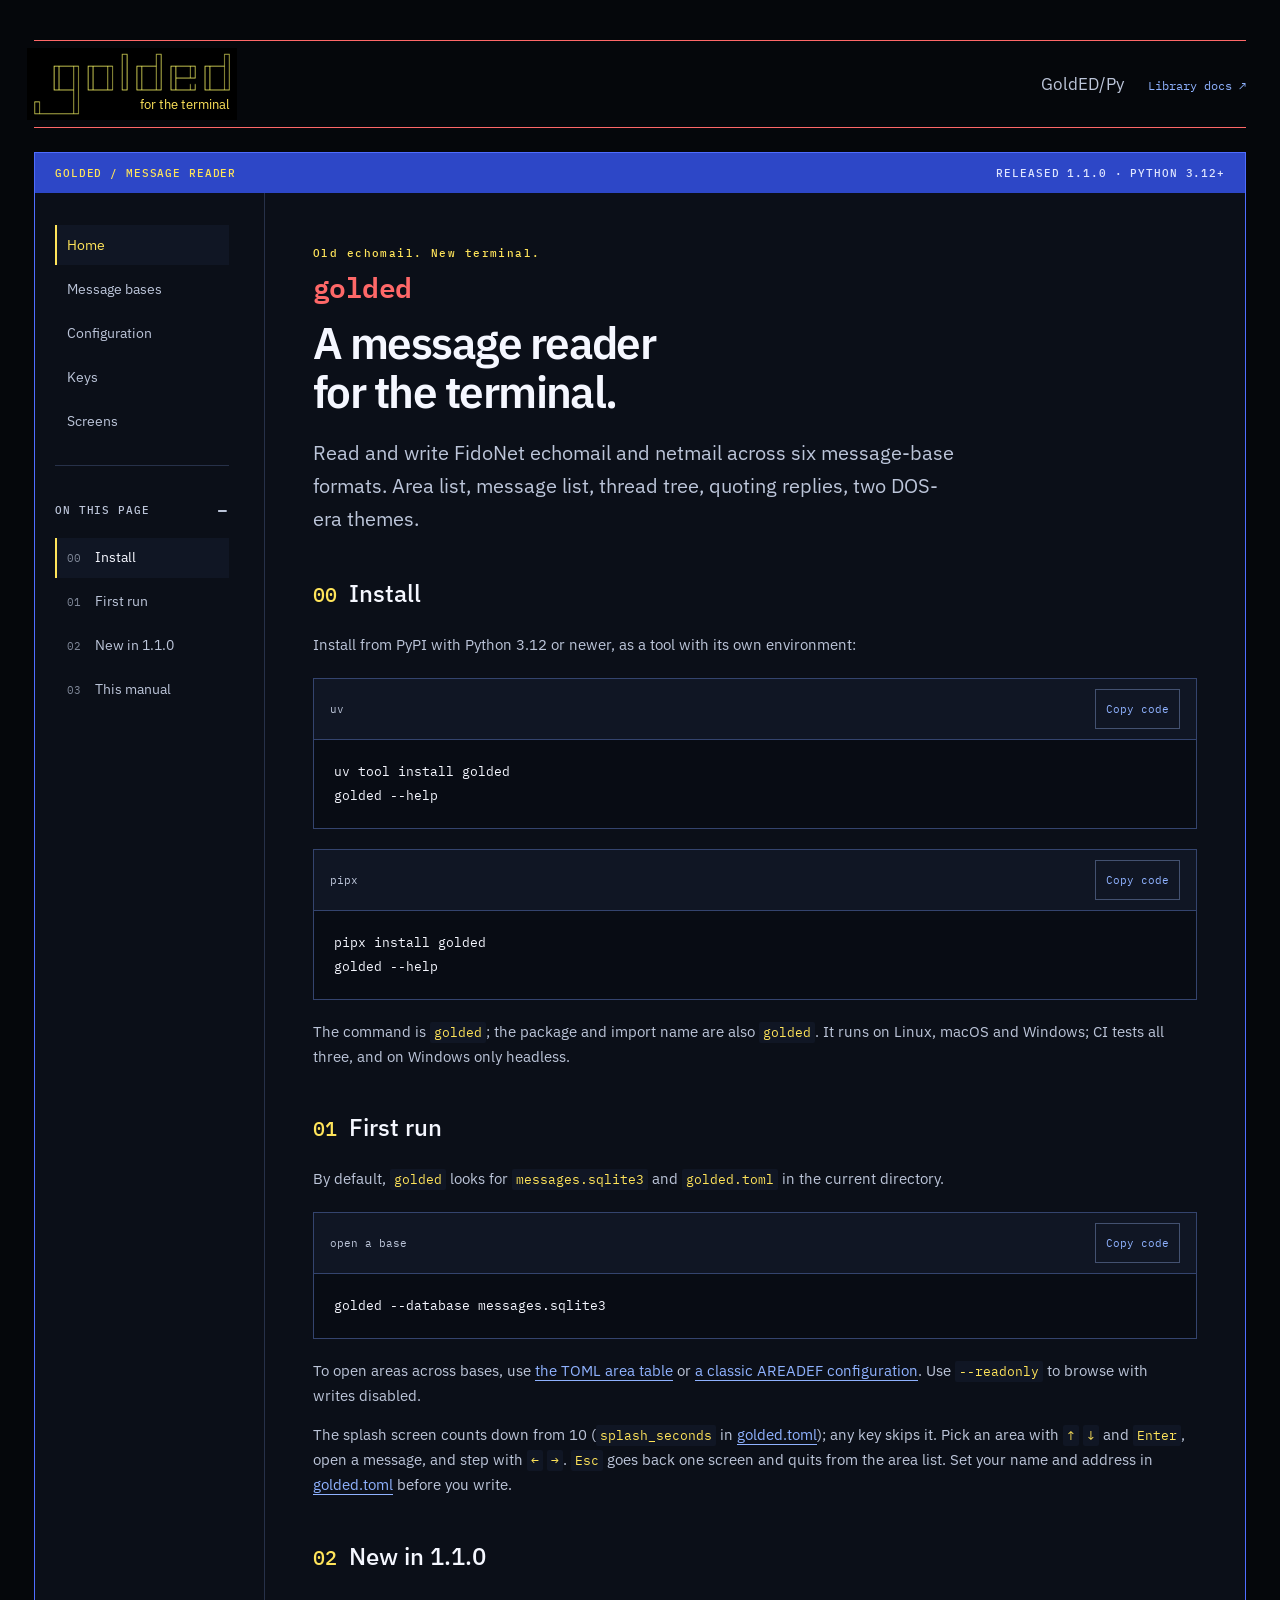
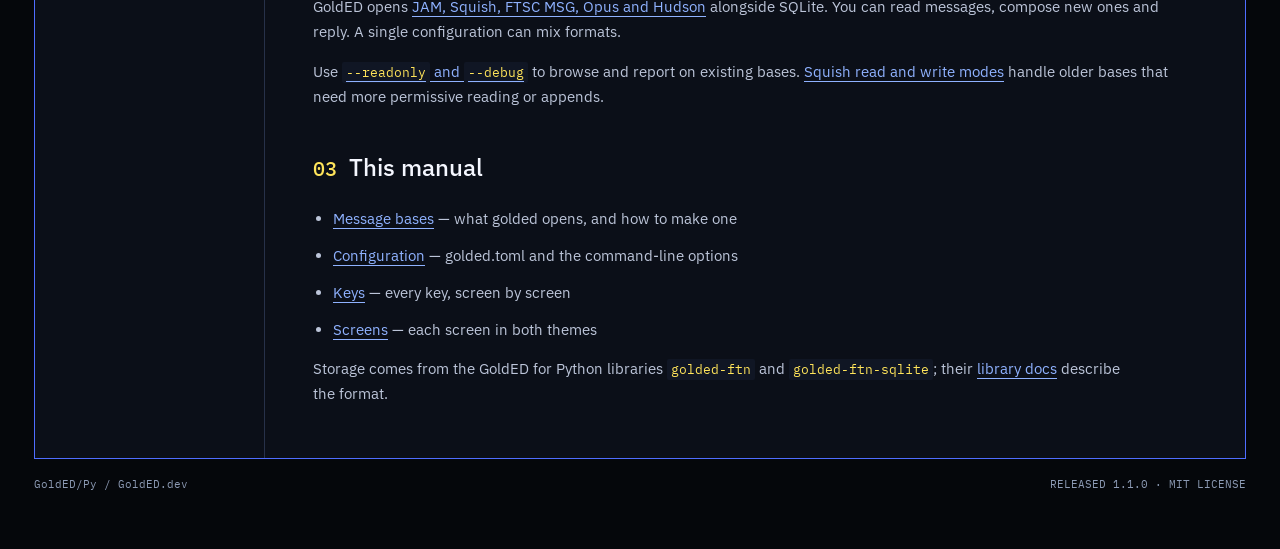
<file: site/index.html>
<!doctype html>
<html lang="en">
<head>
<meta charset="utf-8">
<meta name="viewport" content="width=device-width,initial-scale=1">
<meta name="description" content="golded reads and writes FidoNet echomail and netmail stored in SQLite, JAM, Squish, MSG, Opus and Hudson, in a terminal UI modelled on GoldED.">
<title>golded · GoldED message reader</title>
<link rel="stylesheet" href="assets/manual.css">
<link rel="stylesheet" href="assets/golded.css">
</head>
<body>
<a class="skip" href="#install">Skip to content</a>
<div class="page">
<header class="masthead">
<a class="logo-mark" href="index.html" aria-label="golded home">
<img class="logo" src="assets/golded-logo.png" width="600" height="205" alt="GoldED">
<span class="logo-subtitle" aria-hidden="true">for the terminal</span>
</a>
<div><span>GoldED/Py</span><a href="https://golded-dev.github.io/golded-ftn-python-docs/">Library docs ↗</a></div>
</header>
<div class="shell">
<div class="bar"><span>GOLDED / MESSAGE READER</span><span>RELEASED 1.1.0 · PYTHON 3.12+</span></div>
<div class="layout">
<aside><div class="sidebar">
<nav class="page-nav" aria-label="Manual"><a href="index.html" aria-current="page">Home</a><a href="database.html">Message bases</a><a href="config.html">Configuration</a><a href="keys.html">Keys</a><a href="screens.html">Screens</a></nav>
<details class="contents" open><summary>On this page</summary><nav class="nav" aria-label="Sections"><a href="#install"><span class="num">00</span>Install</a><a href="#first-run"><span class="num">01</span>First run</a><a href="#release"><span class="num">02</span>New in 1.1.0</a><a href="#manual"><span class="num">03</span>This manual</a></nav></details>
</div></aside>
<main><p class="eyebrow">Old echomail. New terminal.</p><p class="command">golded</p><h1>A message reader for the terminal.</h1><p class="hero-lead">Read and write FidoNet echomail and netmail across six message-base formats. Area list, message list, thread tree, quoting replies, two DOS-era themes.</p><section class="guide-section" id="install"><div class="section-title"><span>00</span><h2>Install</h2></div><p>Install from PyPI with Python 3.12 or newer, as a tool with its own environment:</p><div class="code-pane" id="install-uv"><div class="code-head"><span>uv</span><button type="button" data-copy="install-uv-text" hidden>Copy code</button></div><pre><code id="install-uv-text">uv tool install golded
golded --help
</code></pre></div><div class="code-pane" id="install-pipx"><div class="code-head"><span>pipx</span><button type="button" data-copy="install-pipx-text" hidden>Copy code</button></div><pre><code id="install-pipx-text">pipx install golded
golded --help
</code></pre></div><p>The command is <code>golded</code>; the package and import name are also <code>golded</code>. It runs on Linux, macOS and Windows; CI tests all three, and on Windows only headless.</p></section><section class="guide-section" id="first-run"><div class="section-title"><span>01</span><h2>First run</h2></div><p>By default, <code>golded</code> looks for <code>messages.sqlite3</code> and <code>golded.toml</code> in the current directory.</p><div class="code-pane" id="first-run-code"><div class="code-head"><span>open a base</span><button type="button" data-copy="first-run-code-text" hidden>Copy code</button></div><pre><code id="first-run-code-text">golded --database messages.sqlite3
</code></pre></div><p>To open areas across bases, use <a href="config.html#toml-areas">the TOML area table</a> or <a href="config.html#areadef">a classic AREADEF configuration</a>. Use <code>--readonly</code> to browse with writes disabled.</p><p>The splash screen counts down from 10 (<code>splash_seconds</code> in <a href="config.html">golded.toml</a>); any key skips it. Pick an area with <code>↑</code> <code>↓</code> and <code>Enter</code>, open a message, and step with <code>←</code> <code>→</code>. <code>Esc</code> goes back one screen and quits from the area list. Set your name and address in <a href="config.html">golded.toml</a> before you write.</p></section><section class="guide-section" id="release"><div class="section-title"><span>02</span><h2>New in 1.1.0</h2></div><p>GoldED opens <a href="database.html#what">JAM, Squish, FTSC MSG, Opus and Hudson</a> alongside SQLite. You can read messages, compose new ones and reply. A single configuration can mix formats.</p><p>Use <a href="config.html#options"><code>--readonly</code> and <code>--debug</code></a> to browse and report on existing bases. <a href="config.html#squish-modes">Squish read and write modes</a> handle older bases that need more permissive reading or appends.</p></section><section class="guide-section" id="manual"><div class="section-title"><span>03</span><h2>This manual</h2></div><ul class="contract-list"><li><a href="database.html">Message bases</a> — what golded opens, and how to make one</li><li><a href="config.html">Configuration</a> — golded.toml and the command-line options</li><li><a href="keys.html">Keys</a> — every key, screen by screen</li><li><a href="screens.html">Screens</a> — each screen in both themes</li></ul><p>Storage comes from the GoldED for Python libraries <code>golded-ftn</code> and <code>golded-ftn-sqlite</code>; their <a href="https://golded-dev.github.io/golded-ftn-python-docs/">library docs</a> describe the format.</p></section></main>
</div></div>
<footer><span>GoldED/Py / GoldED.dev</span><span>RELEASED 1.1.0 · MIT LICENSE</span></footer>
</div>

<script>
const contents=document.querySelector('.contents');
if(contents && window.matchMedia('(max-width:800px)').matches) contents.open=false;
for(const button of document.querySelectorAll('[data-copy]')){
  button.hidden=false;
  button.addEventListener('click', async () => {
    const node=document.getElementById(button.dataset.copy);
    const text=node.textContent;
    try {
      if(navigator.clipboard && window.isSecureContext){
        await navigator.clipboard.writeText(text);
      } else {
        const field=document.createElement('textarea');
        field.value=text;
        field.style.position='fixed';
        field.style.opacity='0';
        document.body.append(field);
        field.select();
        const ok=document.execCommand('copy');
        field.remove();
        button.focus();
        if(!ok) throw new Error('copy');
      }
      button.textContent='Copied';
    } catch {
      button.textContent='Select code';
      const range=document.createRange();
      range.selectNodeContents(node);
      const selection=window.getSelection();
      selection.removeAllRanges();
      selection.addRange(range);
    }
    setTimeout(() => button.textContent='Copy code', 1800);
  });
}
const links=[...document.querySelectorAll('.nav a')];
const sections=[...document.querySelectorAll('main section')];
function markSection(id){
  for(const link of links){
    if(link.hash === '#' + id) link.setAttribute('aria-current','location');
    else link.removeAttribute('aria-current');
  }
}
function track(){
  if(!sections.length) return;
  let current=sections[0].id;
  for(const section of sections){
    if(section.getBoundingClientRect().top <= 120) current=section.id;
  }
  const page=document.scrollingElement;
  if(page.scrollHeight > page.clientHeight &&
     Math.ceil(page.scrollTop + page.clientHeight) >= page.scrollHeight - 2){
    current=sections[sections.length - 1].id;
  }
  markSection(current);
}
window.addEventListener('scroll', track, {passive:true});
window.addEventListener('resize', track);
window.addEventListener('hashchange', () => {
  const selected=links.find(link => link.hash === window.location.hash);
  if(selected) markSection(selected.hash.slice(1));
  else track();
});
track();
</script>

</body>
</html>
</file>
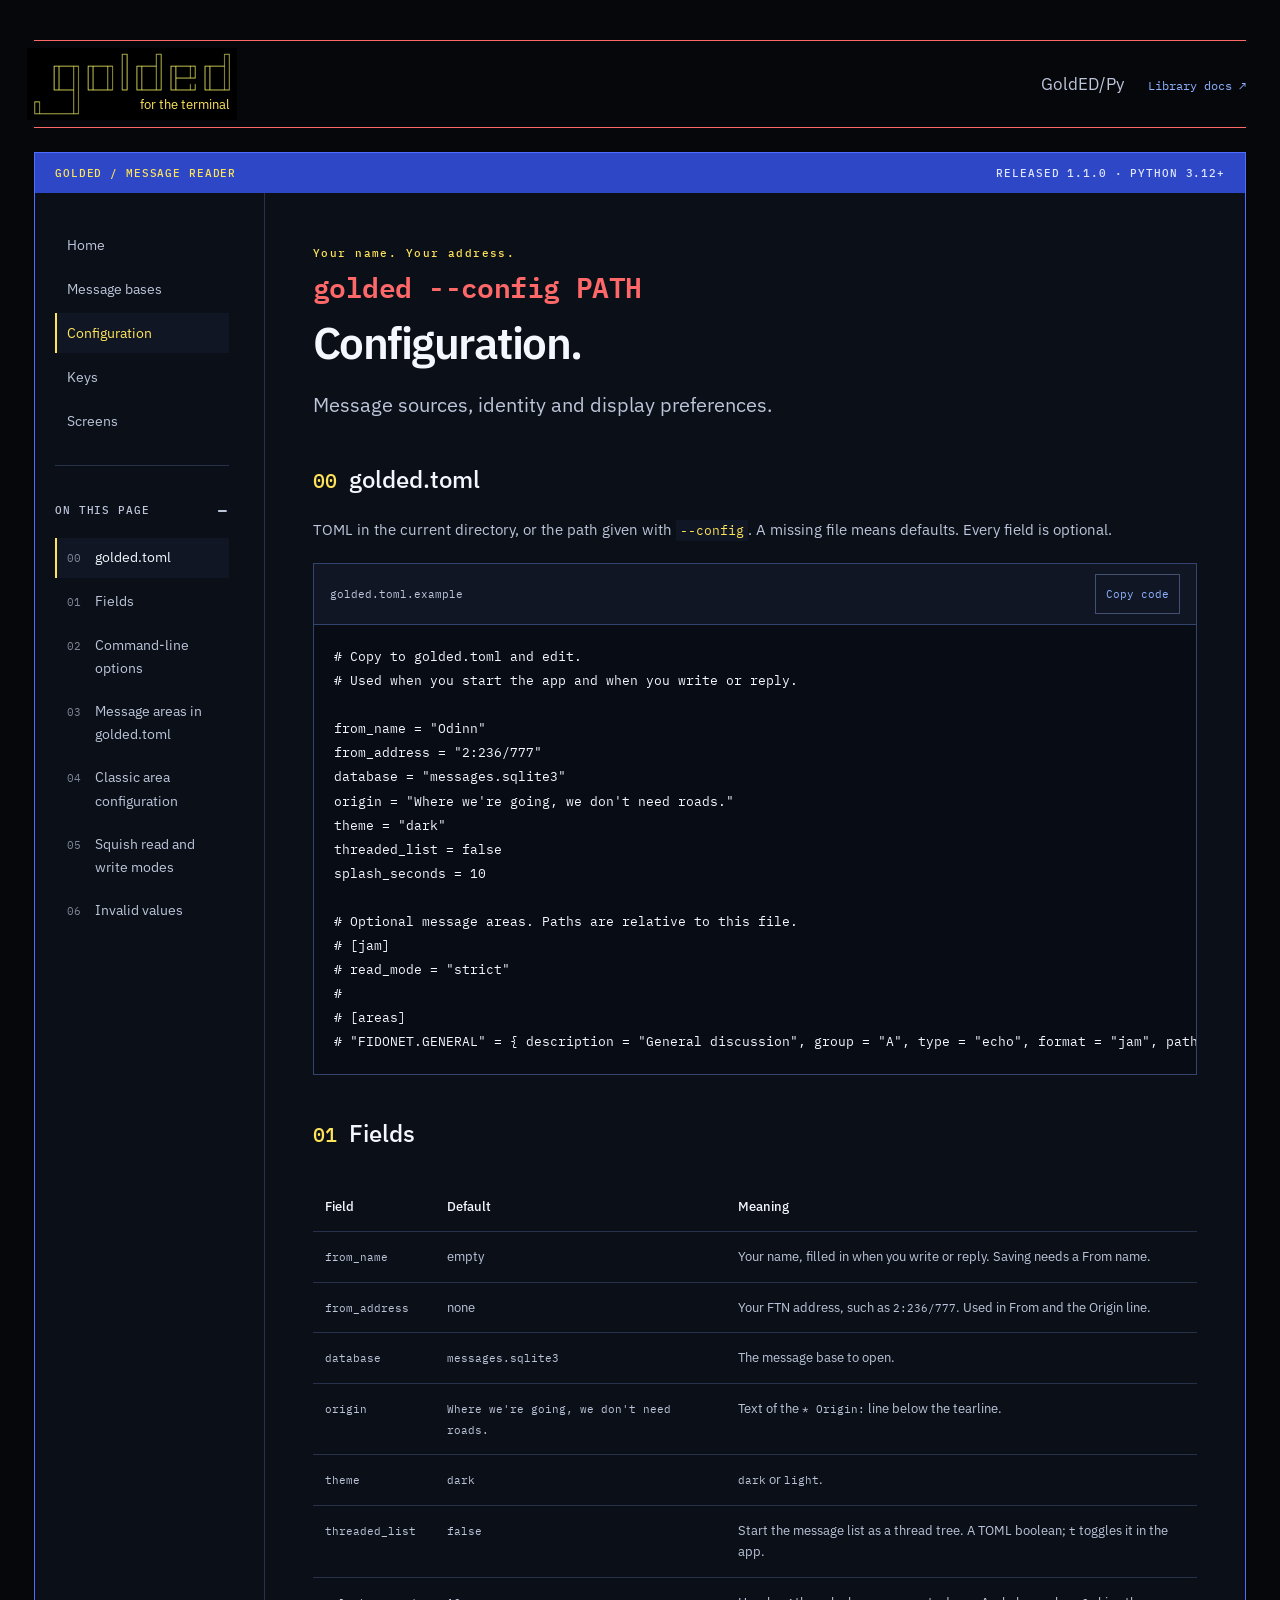
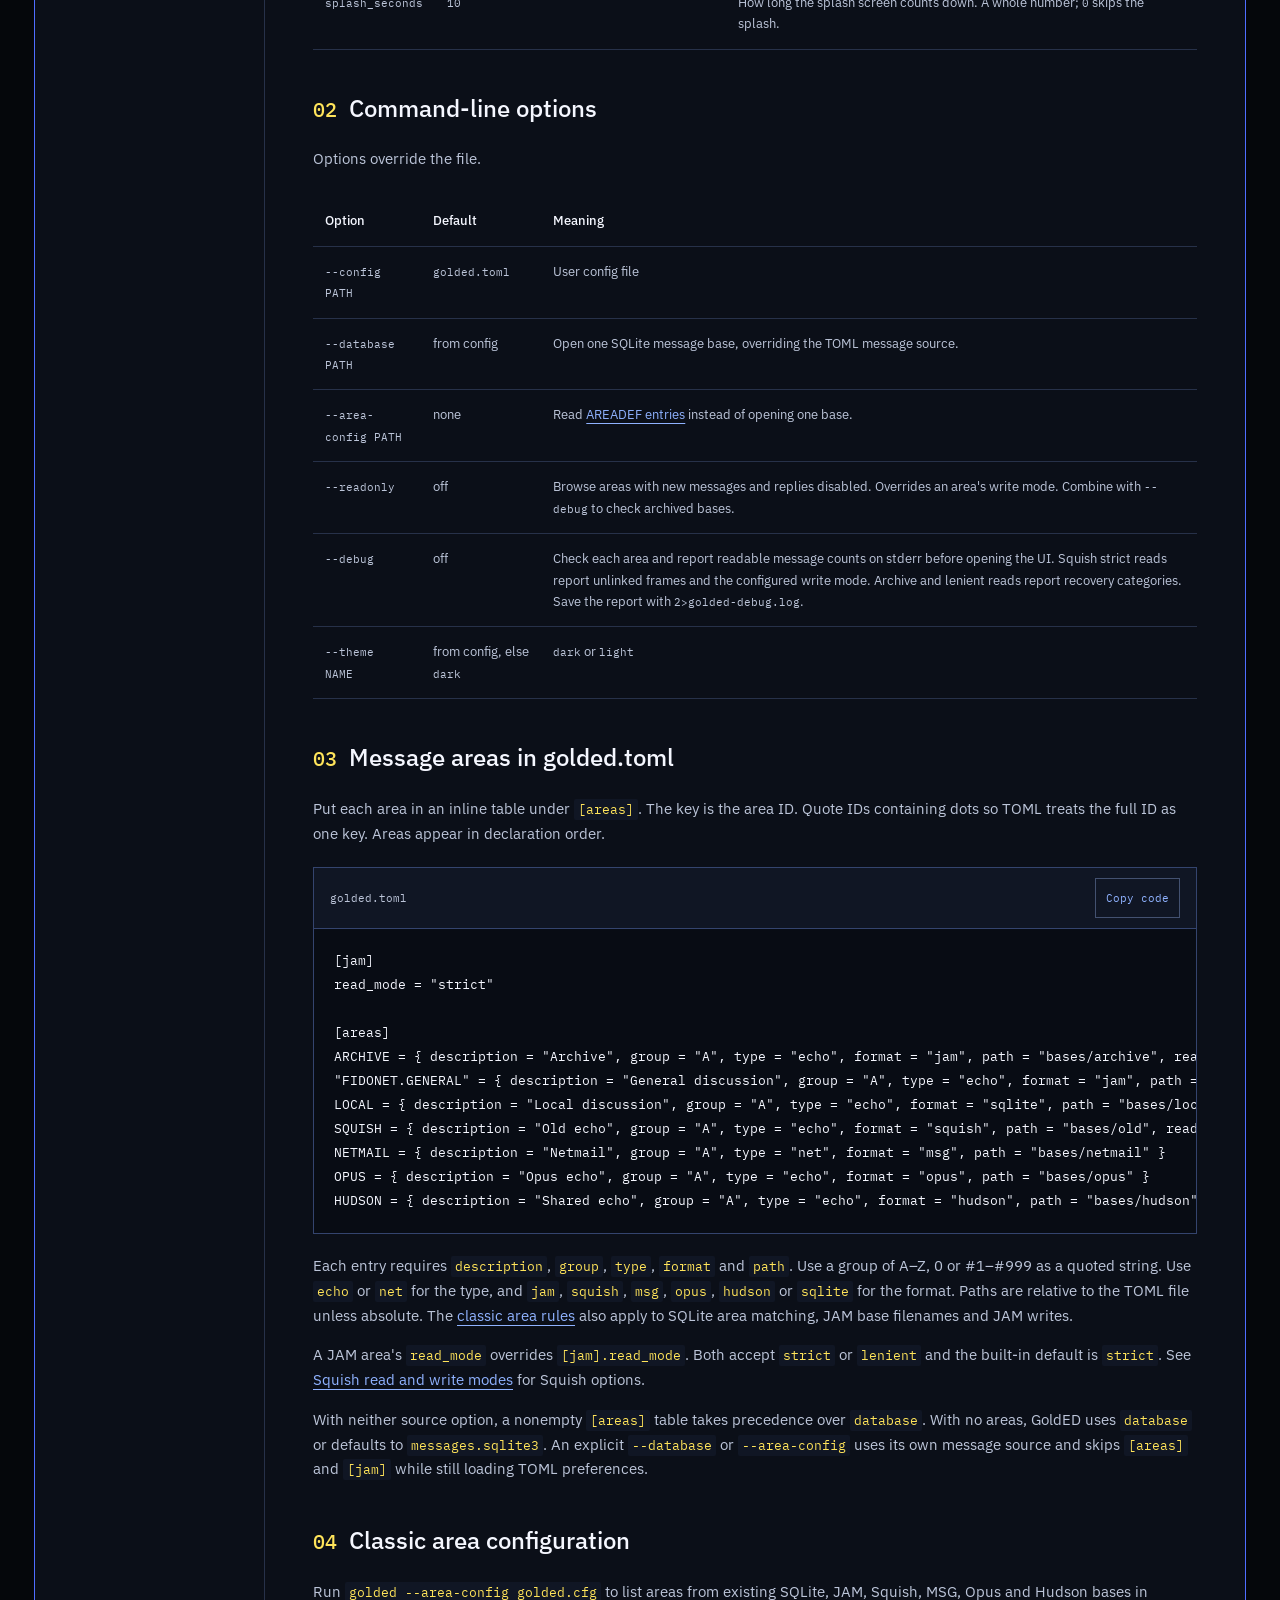
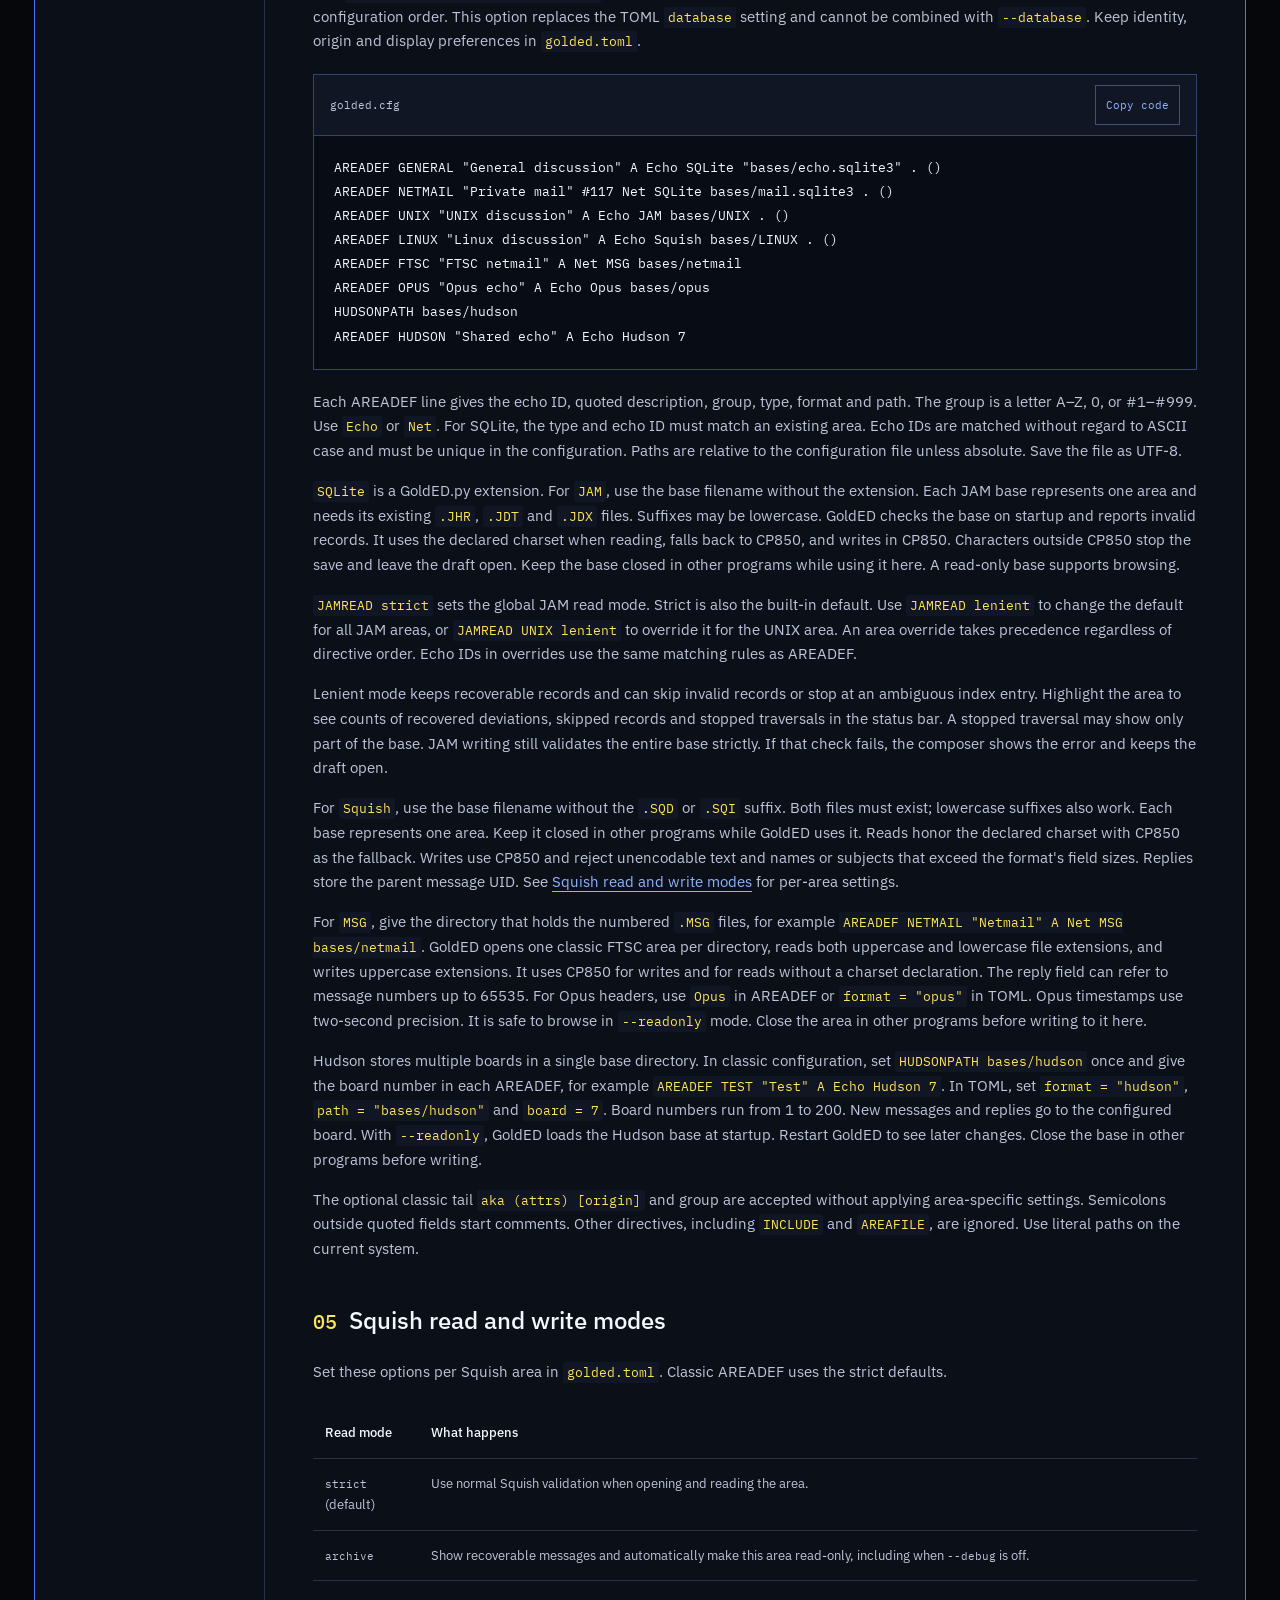
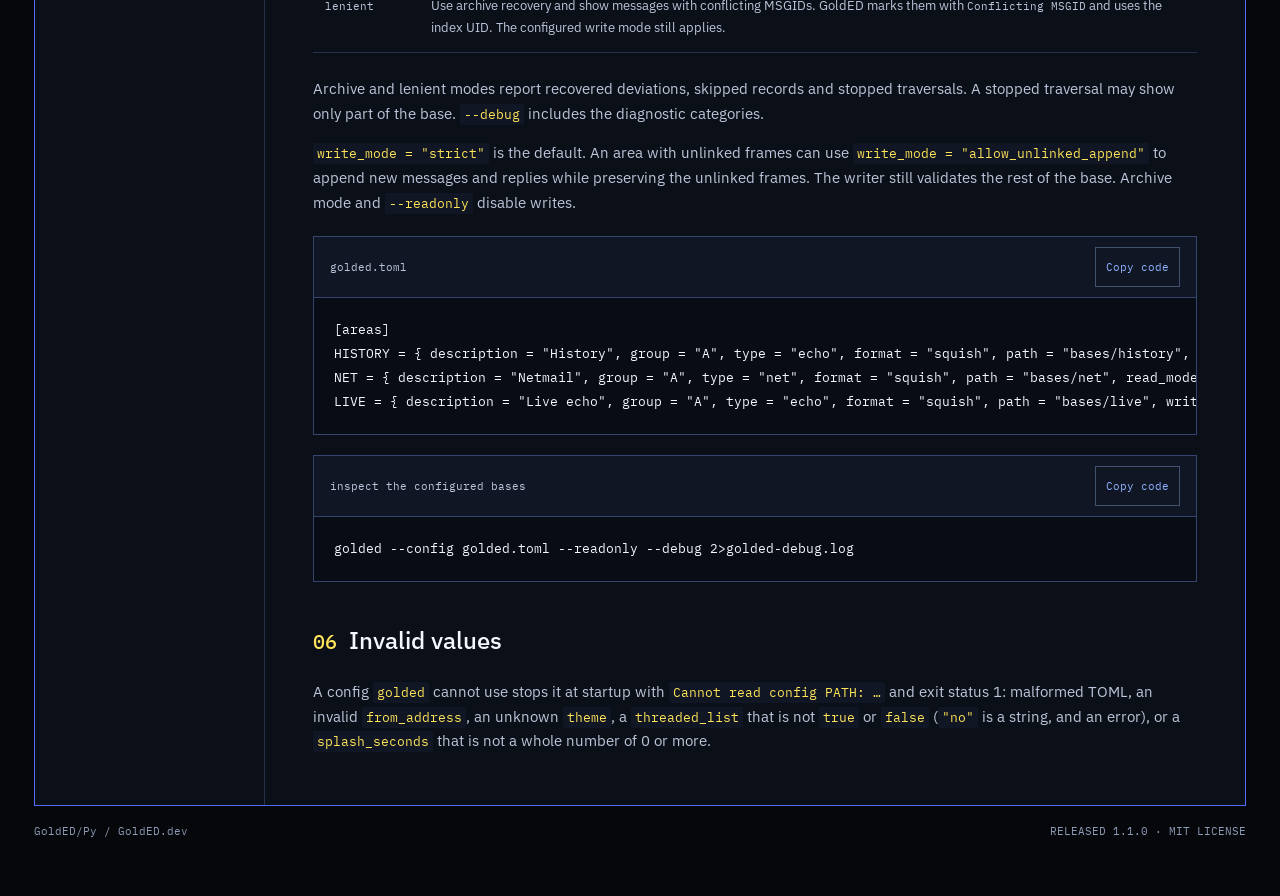
<file: site/config.html>
<!doctype html>
<html lang="en">
<head>
<meta charset="utf-8">
<meta name="viewport" content="width=device-width,initial-scale=1">
<meta name="description" content="golded.toml fields and golded&#x27;s command-line options.">
<title>Configuration · golded</title>
<link rel="stylesheet" href="assets/manual.css">
<link rel="stylesheet" href="assets/golded.css">
</head>
<body>
<a class="skip" href="#file">Skip to content</a>
<div class="page">
<header class="masthead">
<a class="logo-mark" href="index.html" aria-label="golded home">
<img class="logo" src="assets/golded-logo.png" width="600" height="205" alt="GoldED">
<span class="logo-subtitle" aria-hidden="true">for the terminal</span>
</a>
<div><span>GoldED/Py</span><a href="https://golded-dev.github.io/golded-ftn-python-docs/">Library docs ↗</a></div>
</header>
<div class="shell">
<div class="bar"><span>GOLDED / MESSAGE READER</span><span>RELEASED 1.1.0 · PYTHON 3.12+</span></div>
<div class="layout">
<aside><div class="sidebar">
<nav class="page-nav" aria-label="Manual"><a href="index.html">Home</a><a href="database.html">Message bases</a><a href="config.html" aria-current="page">Configuration</a><a href="keys.html">Keys</a><a href="screens.html">Screens</a></nav>
<details class="contents" open><summary>On this page</summary><nav class="nav" aria-label="Sections"><a href="#file"><span class="num">00</span>golded.toml</a><a href="#fields"><span class="num">01</span>Fields</a><a href="#options"><span class="num">02</span>Command-line options</a><a href="#toml-areas"><span class="num">03</span>Message areas in golded.toml</a><a href="#areadef"><span class="num">04</span>Classic area configuration</a><a href="#squish-modes"><span class="num">05</span>Squish read and write modes</a><a href="#errors"><span class="num">06</span>Invalid values</a></nav></details>
</div></aside>
<main><p class="eyebrow">Your name. Your address.</p><p class="command">golded --config PATH</p><h1>Configuration.</h1><p class="hero-lead">Message sources, identity and display preferences.</p><section class="guide-section" id="file"><div class="section-title"><span>00</span><h2>golded.toml</h2></div><p>TOML in the current directory, or the path given with <code>--config</code>. A missing file means defaults. Every field is optional.</p><div class="code-pane" id="config-example"><div class="code-head"><span>golded.toml.example</span><button type="button" data-copy="config-example-text" hidden>Copy code</button></div><pre><code id="config-example-text"># Copy to golded.toml and edit.
# Used when you start the app and when you write or reply.

from_name = &quot;Odinn&quot;
from_address = &quot;2:236/777&quot;
database = &quot;messages.sqlite3&quot;
origin = &quot;Where we&#x27;re going, we don&#x27;t need roads.&quot;
theme = &quot;dark&quot;
threaded_list = false
splash_seconds = 10

# Optional message areas. Paths are relative to this file.
# [jam]
# read_mode = &quot;strict&quot;
#
# [areas]
# &quot;FIDONET.GENERAL&quot; = { description = &quot;General discussion&quot;, group = &quot;A&quot;, type = &quot;echo&quot;, format = &quot;jam&quot;, path = &quot;bases/general&quot;, read_mode = &quot;lenient&quot; }
</code></pre></div></section><section class="guide-section" id="fields"><div class="section-title"><span>01</span><h2>Fields</h2></div><div class="table-wrap"><table><thead><tr><th>Field</th><th>Default</th><th>Meaning</th></tr></thead><tbody><tr><td><code>from_name</code></td><td>empty</td><td>Your name, filled in when you write or reply. Saving needs a From name.</td></tr><tr><td><code>from_address</code></td><td>none</td><td>Your FTN address, such as <code>2:236/777</code>. Used in From and the Origin line.</td></tr><tr><td><code>database</code></td><td><code>messages.sqlite3</code></td><td>The message base to open.</td></tr><tr><td><code>origin</code></td><td><code>Where we're going, we don't need roads.</code></td><td>Text of the <code> * Origin:</code> line below the tearline.</td></tr><tr><td><code>theme</code></td><td><code>dark</code></td><td><code>dark</code> or <code>light</code>.</td></tr><tr><td><code>threaded_list</code></td><td><code>false</code></td><td>Start the message list as a thread tree. A TOML boolean; <code>t</code> toggles it in the app.</td></tr><tr><td><code>splash_seconds</code></td><td><code>10</code></td><td>How long the splash screen counts down. A whole number; <code>0</code> skips the splash.</td></tr></tbody></table></div></section><section class="guide-section" id="options"><div class="section-title"><span>02</span><h2>Command-line options</h2></div><p>Options override the file.</p><div class="table-wrap"><table><thead><tr><th>Option</th><th>Default</th><th>Meaning</th></tr></thead><tbody><tr><td><code>--config PATH</code></td><td><code>golded.toml</code></td><td>User config file</td></tr><tr><td><code>--database PATH</code></td><td>from config</td><td>Open one SQLite message base, overriding the TOML message source.</td></tr><tr><td><code>--area-config PATH</code></td><td>none</td><td>Read <a href='#areadef'>AREADEF entries</a> instead of opening one base.</td></tr><tr><td><code>--readonly</code></td><td>off</td><td>Browse areas with new messages and replies disabled. Overrides an area's write mode. Combine with <code>--debug</code> to check archived bases.</td></tr><tr><td><code>--debug</code></td><td>off</td><td>Check each area and report readable message counts on stderr before opening the UI. Squish strict reads report unlinked frames and the configured write mode. Archive and lenient reads report recovery categories. Save the report with <code>2&gt;golded-debug.log</code>.</td></tr><tr><td><code>--theme NAME</code></td><td>from config, else <code>dark</code></td><td><code>dark</code> or <code>light</code></td></tr></tbody></table></div></section><section class="guide-section" id="toml-areas"><div class="section-title"><span>03</span><h2>Message areas in golded.toml</h2></div><p>Put each area in an inline table under <code>[areas]</code>. The key is the area ID. Quote IDs containing dots so TOML treats the full ID as one key. Areas appear in declaration order.</p><div class="code-pane" id="toml-areas-example"><div class="code-head"><span>golded.toml</span><button type="button" data-copy="toml-areas-example-text" hidden>Copy code</button></div><pre><code id="toml-areas-example-text">[jam]
read_mode = &quot;strict&quot;

[areas]
ARCHIVE = { description = &quot;Archive&quot;, group = &quot;A&quot;, type = &quot;echo&quot;, format = &quot;jam&quot;, path = &quot;bases/archive&quot;, read_mode = &quot;lenient&quot; }
&quot;FIDONET.GENERAL&quot; = { description = &quot;General discussion&quot;, group = &quot;A&quot;, type = &quot;echo&quot;, format = &quot;jam&quot;, path = &quot;bases/general&quot; }
LOCAL = { description = &quot;Local discussion&quot;, group = &quot;A&quot;, type = &quot;echo&quot;, format = &quot;sqlite&quot;, path = &quot;bases/local.sqlite3&quot; }
SQUISH = { description = &quot;Old echo&quot;, group = &quot;A&quot;, type = &quot;echo&quot;, format = &quot;squish&quot;, path = &quot;bases/old&quot;, read_mode = &quot;archive&quot; }
NETMAIL = { description = &quot;Netmail&quot;, group = &quot;A&quot;, type = &quot;net&quot;, format = &quot;msg&quot;, path = &quot;bases/netmail&quot; }
OPUS = { description = &quot;Opus echo&quot;, group = &quot;A&quot;, type = &quot;echo&quot;, format = &quot;opus&quot;, path = &quot;bases/opus&quot; }
HUDSON = { description = &quot;Shared echo&quot;, group = &quot;A&quot;, type = &quot;echo&quot;, format = &quot;hudson&quot;, path = &quot;bases/hudson&quot;, board = 7 }
</code></pre></div><p>Each entry requires <code>description</code>, <code>group</code>, <code>type</code>, <code>format</code> and <code>path</code>. Use a group of A–Z, 0 or #1–#999 as a quoted string. Use <code>echo</code> or <code>net</code> for the type, and <code>jam</code>, <code>squish</code>, <code>msg</code>, <code>opus</code>, <code>hudson</code> or <code>sqlite</code> for the format. Paths are relative to the TOML file unless absolute. The <a href='#areadef'>classic area rules</a> also apply to SQLite area matching, JAM base filenames and JAM writes.</p><p>A JAM area's <code>read_mode</code> overrides <code>[jam].read_mode</code>. Both accept <code>strict</code> or <code>lenient</code> and the built-in default is <code>strict</code>. See <a href="#squish-modes">Squish read and write modes</a> for Squish options.</p><p>With neither source option, a nonempty <code>[areas]</code> table takes precedence over <code>database</code>. With no areas, GoldED uses <code>database</code> or defaults to <code>messages.sqlite3</code>. An explicit <code>--database</code> or <code>--area-config</code> uses its own message source and skips <code>[areas]</code> and <code>[jam]</code> while still loading TOML preferences.</p></section><section class="guide-section" id="areadef"><div class="section-title"><span>04</span><h2>Classic area configuration</h2></div><p>Run <code>golded --area-config golded.cfg</code> to list areas from existing SQLite, JAM, Squish, MSG, Opus and Hudson bases in configuration order. This option replaces the TOML <code>database</code> setting and cannot be combined with <code>--database</code>. Keep identity, origin and display preferences in <code>golded.toml</code>.</p><div class="code-pane" id="areadef-example"><div class="code-head"><span>golded.cfg</span><button type="button" data-copy="areadef-example-text" hidden>Copy code</button></div><pre><code id="areadef-example-text">AREADEF GENERAL &quot;General discussion&quot; A Echo SQLite &quot;bases/echo.sqlite3&quot; . ()
AREADEF NETMAIL &quot;Private mail&quot; #117 Net SQLite bases/mail.sqlite3 . ()
AREADEF UNIX &quot;UNIX discussion&quot; A Echo JAM bases/UNIX . ()
AREADEF LINUX &quot;Linux discussion&quot; A Echo Squish bases/LINUX . ()
AREADEF FTSC &quot;FTSC netmail&quot; A Net MSG bases/netmail
AREADEF OPUS &quot;Opus echo&quot; A Echo Opus bases/opus
HUDSONPATH bases/hudson
AREADEF HUDSON &quot;Shared echo&quot; A Echo Hudson 7
</code></pre></div><p>Each AREADEF line gives the echo ID, quoted description, group, type, format and path. The group is a letter A–Z, 0, or #1–#999. Use <code>Echo</code> or <code>Net</code>. For SQLite, the type and echo ID must match an existing area. Echo IDs are matched without regard to ASCII case and must be unique in the configuration. Paths are relative to the configuration file unless absolute. Save the file as UTF-8.</p><p><code>SQLite</code> is a GoldED.py extension. For <code>JAM</code>, use the base filename without the extension. Each JAM base represents one area and needs its existing <code>.JHR</code>, <code>.JDT</code> and <code>.JDX</code> files. Suffixes may be lowercase. GoldED checks the base on startup and reports invalid records. It uses the declared charset when reading, falls back to CP850, and writes in CP850. Characters outside CP850 stop the save and leave the draft open. Keep the base closed in other programs while using it here. A read-only base supports browsing.</p><p><code>JAMREAD strict</code> sets the global JAM read mode. Strict is also the built-in default. Use <code>JAMREAD lenient</code> to change the default for all JAM areas, or <code>JAMREAD UNIX lenient</code> to override it for the UNIX area. An area override takes precedence regardless of directive order. Echo IDs in overrides use the same matching rules as AREADEF.</p><p>Lenient mode keeps recoverable records and can skip invalid records or stop at an ambiguous index entry. Highlight the area to see counts of recovered deviations, skipped records and stopped traversals in the status bar. A stopped traversal may show only part of the base. JAM writing still validates the entire base strictly. If that check fails, the composer shows the error and keeps the draft open.</p><p>For <code>Squish</code>, use the base filename without the <code>.SQD</code> or <code>.SQI</code> suffix. Both files must exist; lowercase suffixes also work. Each base represents one area. Keep it closed in other programs while GoldED uses it. Reads honor the declared charset with CP850 as the fallback. Writes use CP850 and reject unencodable text and names or subjects that exceed the format's field sizes. Replies store the parent message UID. See <a href="#squish-modes">Squish read and write modes</a> for per-area settings.</p><p>For <code>MSG</code>, give the directory that holds the numbered <code>.MSG</code> files, for example <code>AREADEF NETMAIL "Netmail" A Net MSG bases/netmail</code>. GoldED opens one classic FTSC area per directory, reads both uppercase and lowercase file extensions, and writes uppercase extensions. It uses CP850 for writes and for reads without a charset declaration. The reply field can refer to message numbers up to 65535. For Opus headers, use <code>Opus</code> in AREADEF or <code>format = "opus"</code> in TOML. Opus timestamps use two-second precision. It is safe to browse in <code>--readonly</code> mode. Close the area in other programs before writing to it here.</p><p>Hudson stores multiple boards in a single base directory. In classic configuration, set <code>HUDSONPATH bases/hudson</code> once and give the board number in each AREADEF, for example <code>AREADEF TEST "Test" A Echo Hudson 7</code>. In TOML, set <code>format = "hudson"</code>, <code>path = "bases/hudson"</code> and <code>board = 7</code>. Board numbers run from 1 to 200. New messages and replies go to the configured board. With <code>--readonly</code>, GoldED loads the Hudson base at startup. Restart GoldED to see later changes. Close the base in other programs before writing.</p><p>The optional classic tail <code>aka (attrs) [origin]</code> and group are accepted without applying area-specific settings. Semicolons outside quoted fields start comments. Other directives, including <code>INCLUDE</code> and <code>AREAFILE</code>, are ignored. Use literal paths on the current system.</p></section><section class="guide-section" id="squish-modes"><div class="section-title"><span>05</span><h2>Squish read and write modes</h2></div><p>Set these options per Squish area in <code>golded.toml</code>. Classic AREADEF uses the strict defaults.</p><div class="table-wrap"><table><thead><tr><th>Read mode</th><th>What happens</th></tr></thead><tbody><tr><td><code>strict</code> (default)</td><td>Use normal Squish validation when opening and reading the area.</td></tr><tr><td><code>archive</code></td><td>Show recoverable messages and automatically make this area read-only, including when <code>--debug</code> is off.</td></tr><tr><td><code>lenient</code></td><td>Use archive recovery and show messages with conflicting MSGIDs. GoldED marks them with <code>Conflicting MSGID</code> and uses the index UID. The configured write mode still applies.</td></tr></tbody></table></div><p>Archive and lenient modes report recovered deviations, skipped records and stopped traversals. A stopped traversal may show only part of the base. <code>--debug</code> includes the diagnostic categories.</p><p><code>write_mode = "strict"</code> is the default. An area with unlinked frames can use <code>write_mode = "allow_unlinked_append"</code> to append new messages and replies while preserving the unlinked frames. The writer still validates the rest of the base. Archive mode and <code>--readonly</code> disable writes.</p><div class="code-pane" id="squish-options-example"><div class="code-head"><span>golded.toml</span><button type="button" data-copy="squish-options-example-text" hidden>Copy code</button></div><pre><code id="squish-options-example-text">[areas]
HISTORY = { description = &quot;History&quot;, group = &quot;A&quot;, type = &quot;echo&quot;, format = &quot;squish&quot;, path = &quot;bases/history&quot;, read_mode = &quot;archive&quot; }
NET = { description = &quot;Netmail&quot;, group = &quot;A&quot;, type = &quot;net&quot;, format = &quot;squish&quot;, path = &quot;bases/net&quot;, read_mode = &quot;lenient&quot; }
LIVE = { description = &quot;Live echo&quot;, group = &quot;A&quot;, type = &quot;echo&quot;, format = &quot;squish&quot;, path = &quot;bases/live&quot;, write_mode = &quot;allow_unlinked_append&quot; }
</code></pre></div><div class="code-pane" id="archive-diagnostics"><div class="code-head"><span>inspect the configured bases</span><button type="button" data-copy="archive-diagnostics-text" hidden>Copy code</button></div><pre><code id="archive-diagnostics-text">golded --config golded.toml --readonly --debug 2&gt;golded-debug.log
</code></pre></div></section><section class="guide-section" id="errors"><div class="section-title"><span>06</span><h2>Invalid values</h2></div><p>A config <code>golded</code> cannot use stops it at startup with <code>Cannot read config PATH: …</code> and exit status 1: malformed TOML, an invalid <code>from_address</code>, an unknown <code>theme</code>, a <code>threaded_list</code> that is not <code>true</code> or <code>false</code> (<code>"no"</code> is a string, and an error), or a <code>splash_seconds</code> that is not a whole number of 0 or more.</p></section></main>
</div></div>
<footer><span>GoldED/Py / GoldED.dev</span><span>RELEASED 1.1.0 · MIT LICENSE</span></footer>
</div>

<script>
const contents=document.querySelector('.contents');
if(contents && window.matchMedia('(max-width:800px)').matches) contents.open=false;
for(const button of document.querySelectorAll('[data-copy]')){
  button.hidden=false;
  button.addEventListener('click', async () => {
    const node=document.getElementById(button.dataset.copy);
    const text=node.textContent;
    try {
      if(navigator.clipboard && window.isSecureContext){
        await navigator.clipboard.writeText(text);
      } else {
        const field=document.createElement('textarea');
        field.value=text;
        field.style.position='fixed';
        field.style.opacity='0';
        document.body.append(field);
        field.select();
        const ok=document.execCommand('copy');
        field.remove();
        button.focus();
        if(!ok) throw new Error('copy');
      }
      button.textContent='Copied';
    } catch {
      button.textContent='Select code';
      const range=document.createRange();
      range.selectNodeContents(node);
      const selection=window.getSelection();
      selection.removeAllRanges();
      selection.addRange(range);
    }
    setTimeout(() => button.textContent='Copy code', 1800);
  });
}
const links=[...document.querySelectorAll('.nav a')];
const sections=[...document.querySelectorAll('main section')];
function markSection(id){
  for(const link of links){
    if(link.hash === '#' + id) link.setAttribute('aria-current','location');
    else link.removeAttribute('aria-current');
  }
}
function track(){
  if(!sections.length) return;
  let current=sections[0].id;
  for(const section of sections){
    if(section.getBoundingClientRect().top <= 120) current=section.id;
  }
  const page=document.scrollingElement;
  if(page.scrollHeight > page.clientHeight &&
     Math.ceil(page.scrollTop + page.clientHeight) >= page.scrollHeight - 2){
    current=sections[sections.length - 1].id;
  }
  markSection(current);
}
window.addEventListener('scroll', track, {passive:true});
window.addEventListener('resize', track);
window.addEventListener('hashchange', () => {
  const selected=links.find(link => link.hash === window.location.hash);
  if(selected) markSection(selected.hash.slice(1));
  else track();
});
track();
</script>

</body>
</html>
</file>
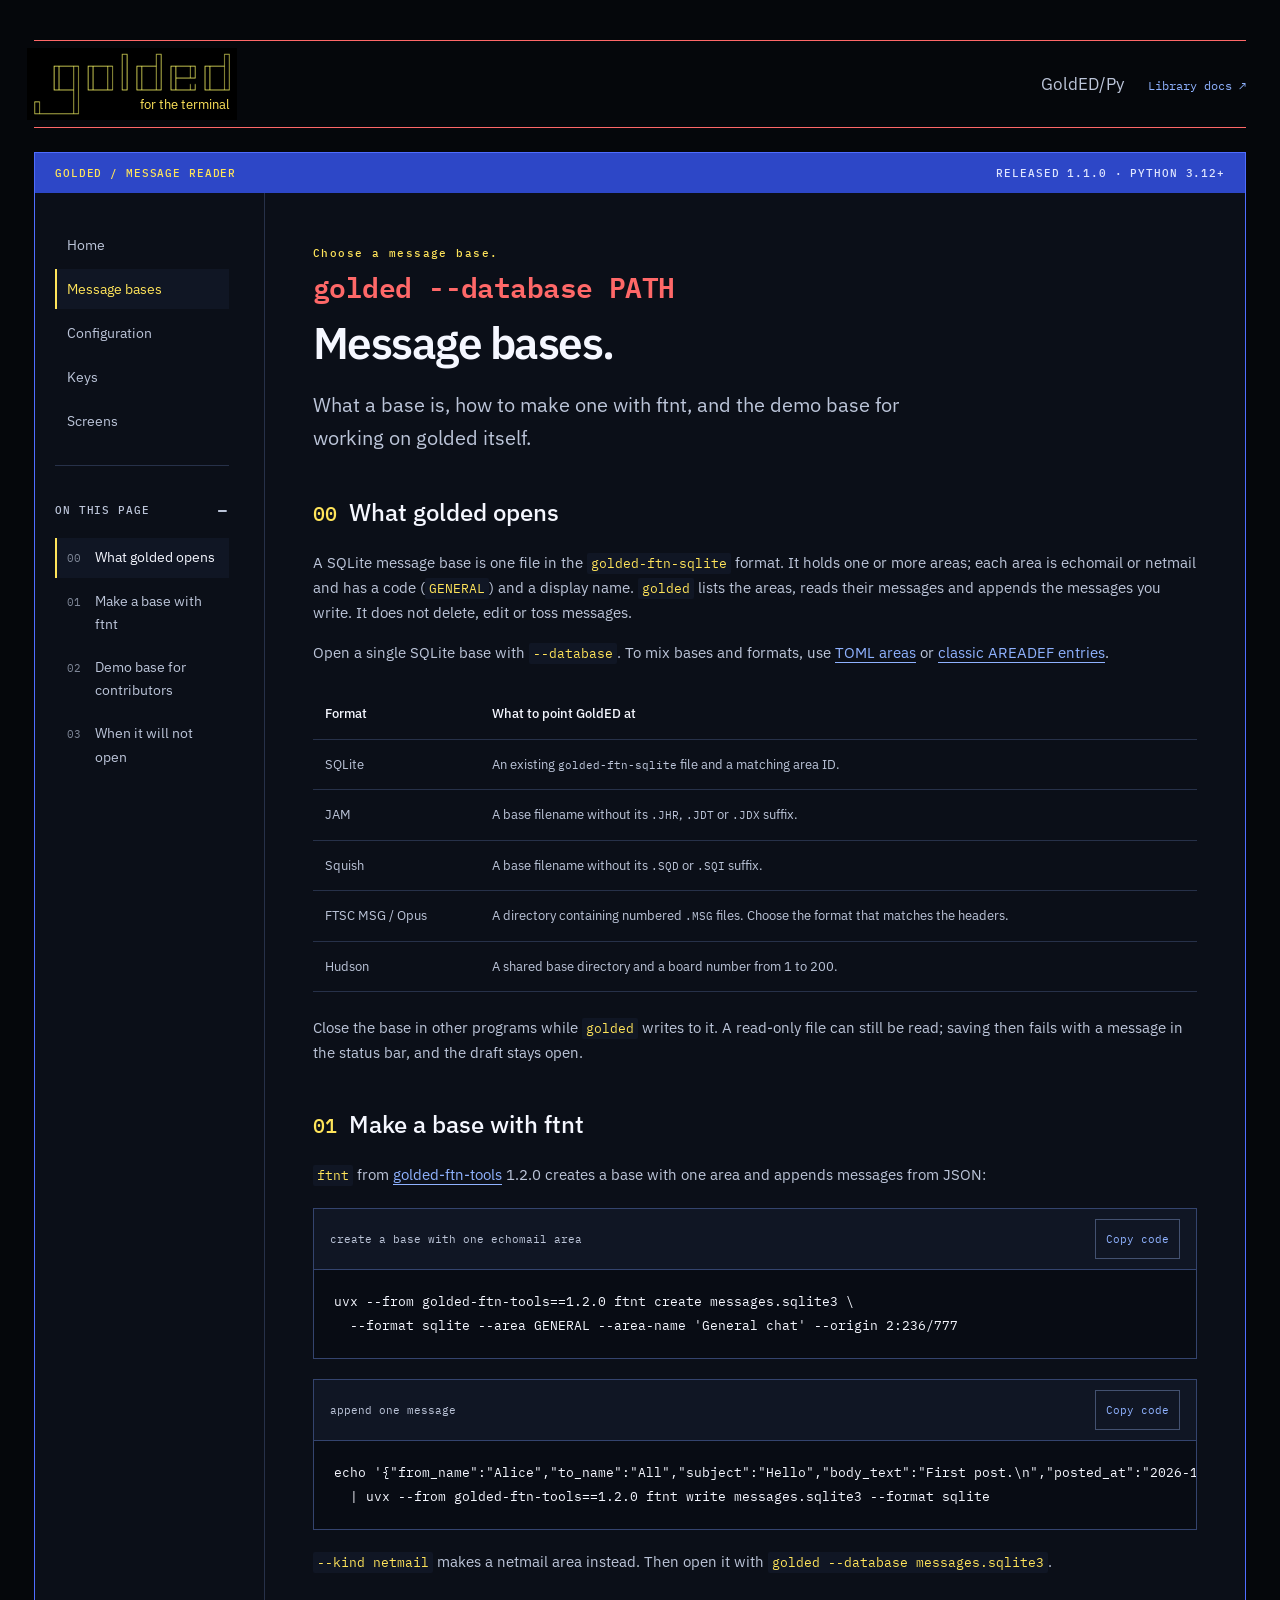
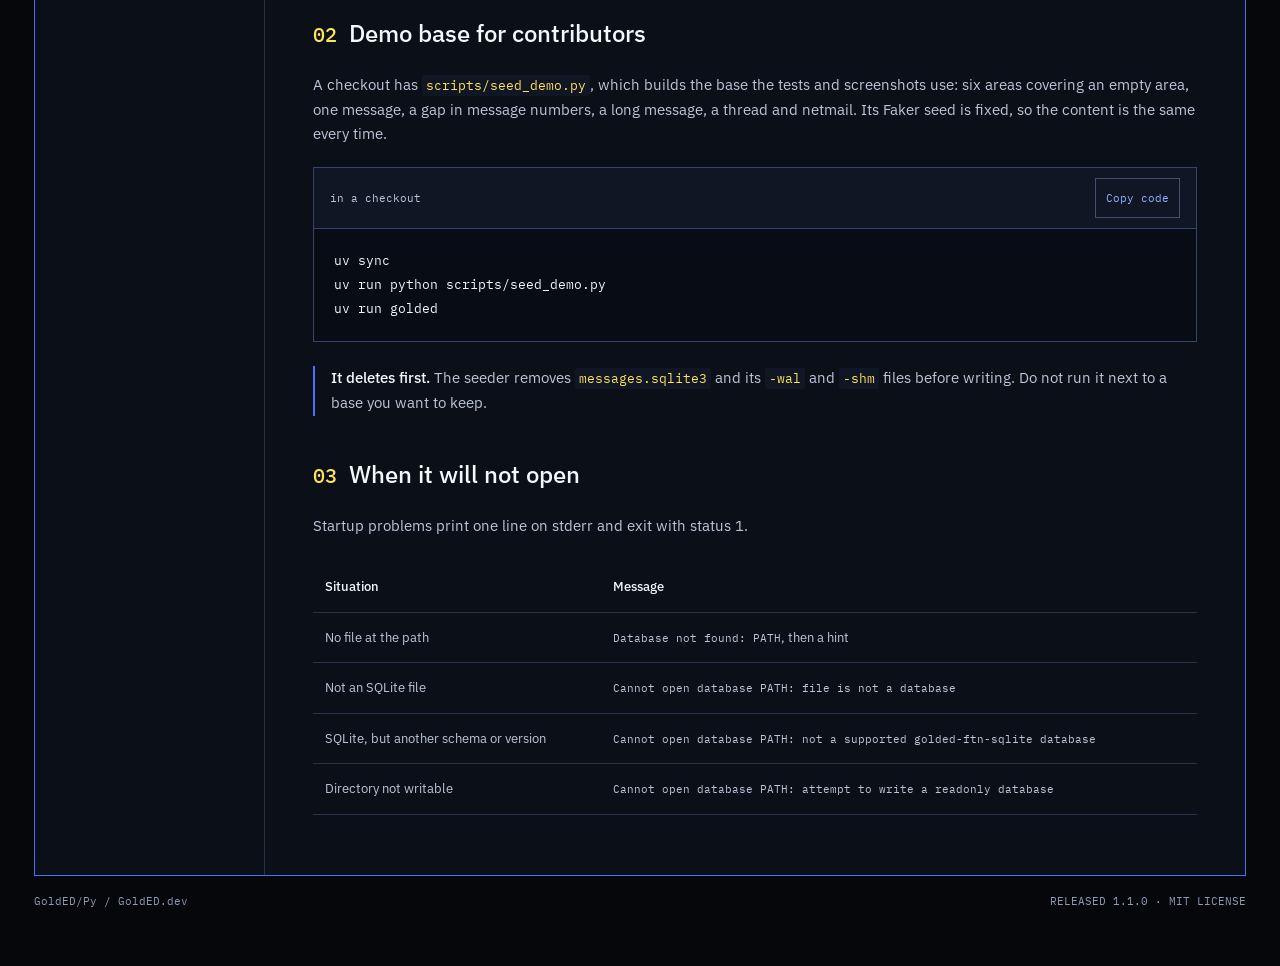
<file: site/database.html>
<!doctype html>
<html lang="en">
<head>
<meta charset="utf-8">
<meta name="viewport" content="width=device-width,initial-scale=1">
<meta name="description" content="Supported FidoNet message bases and how to create a SQLite base.">
<title>Message bases · golded</title>
<link rel="stylesheet" href="assets/manual.css">
<link rel="stylesheet" href="assets/golded.css">
</head>
<body>
<a class="skip" href="#what">Skip to content</a>
<div class="page">
<header class="masthead">
<a class="logo-mark" href="index.html" aria-label="golded home">
<img class="logo" src="assets/golded-logo.png" width="600" height="205" alt="GoldED">
<span class="logo-subtitle" aria-hidden="true">for the terminal</span>
</a>
<div><span>GoldED/Py</span><a href="https://golded-dev.github.io/golded-ftn-python-docs/">Library docs ↗</a></div>
</header>
<div class="shell">
<div class="bar"><span>GOLDED / MESSAGE READER</span><span>RELEASED 1.1.0 · PYTHON 3.12+</span></div>
<div class="layout">
<aside><div class="sidebar">
<nav class="page-nav" aria-label="Manual"><a href="index.html">Home</a><a href="database.html" aria-current="page">Message bases</a><a href="config.html">Configuration</a><a href="keys.html">Keys</a><a href="screens.html">Screens</a></nav>
<details class="contents" open><summary>On this page</summary><nav class="nav" aria-label="Sections"><a href="#what"><span class="num">00</span>What golded opens</a><a href="#ftnt"><span class="num">01</span>Make a base with ftnt</a><a href="#demo"><span class="num">02</span>Demo base for contributors</a><a href="#errors"><span class="num">03</span>When it will not open</a></nav></details>
</div></aside>
<main><p class="eyebrow">Choose a message base.</p><p class="command">golded --database PATH</p><h1>Message bases.</h1><p class="hero-lead">What a base is, how to make one with ftnt, and the demo base for working on golded itself.</p><section class="guide-section" id="what"><div class="section-title"><span>00</span><h2>What golded opens</h2></div><p>A SQLite message base is one file in the <code>golded-ftn-sqlite</code> format. It holds one or more areas; each area is echomail or netmail and has a code (<code>GENERAL</code>) and a display name. <code>golded</code> lists the areas, reads their messages and appends the messages you write. It does not delete, edit or toss messages.</p><p>Open a single SQLite base with <code>--database</code>. To mix bases and formats, use <a href="config.html#toml-areas">TOML areas</a> or <a href="config.html#areadef">classic AREADEF entries</a>.</p><div class="table-wrap"><table><thead><tr><th>Format</th><th>What to point GoldED at</th></tr></thead><tbody><tr><td>SQLite</td><td>An existing <code>golded-ftn-sqlite</code> file and a matching area ID.</td></tr><tr><td>JAM</td><td>A base filename without its <code>.JHR</code>, <code>.JDT</code> or <code>.JDX</code> suffix.</td></tr><tr><td>Squish</td><td>A base filename without its <code>.SQD</code> or <code>.SQI</code> suffix.</td></tr><tr><td>FTSC MSG / Opus</td><td>A directory containing numbered <code>.MSG</code> files. Choose the format that matches the headers.</td></tr><tr><td>Hudson</td><td>A shared base directory and a board number from 1 to 200.</td></tr></tbody></table></div><p>Close the base in other programs while <code>golded</code> writes to it. A read-only file can still be read; saving then fails with a message in the status bar, and the draft stays open.</p></section><section class="guide-section" id="ftnt"><div class="section-title"><span>01</span><h2>Make a base with ftnt</h2></div><p><code>ftnt</code> from <a href="https://pypi.org/project/golded-ftn-tools/">golded-ftn-tools</a> 1.2.0 creates a base with one area and appends messages from JSON:</p><div class="code-pane" id="ftnt-create"><div class="code-head"><span>create a base with one echomail area</span><button type="button" data-copy="ftnt-create-text" hidden>Copy code</button></div><pre><code id="ftnt-create-text">uvx --from golded-ftn-tools==1.2.0 ftnt create messages.sqlite3 \
  --format sqlite --area GENERAL --area-name &#x27;General chat&#x27; --origin 2:236/777
</code></pre></div><div class="code-pane" id="ftnt-write"><div class="code-head"><span>append one message</span><button type="button" data-copy="ftnt-write-text" hidden>Copy code</button></div><pre><code id="ftnt-write-text">echo &#x27;{&quot;from_name&quot;:&quot;Alice&quot;,&quot;to_name&quot;:&quot;All&quot;,&quot;subject&quot;:&quot;Hello&quot;,&quot;body_text&quot;:&quot;First post.\n&quot;,&quot;posted_at&quot;:&quot;2026-11-14T10:00:00&quot;}&#x27; \
  | uvx --from golded-ftn-tools==1.2.0 ftnt write messages.sqlite3 --format sqlite
</code></pre></div><p><code>--kind netmail</code> makes a netmail area instead. Then open it with <code>golded --database messages.sqlite3</code>.</p></section><section class="guide-section" id="demo"><div class="section-title"><span>02</span><h2>Demo base for contributors</h2></div><p>A checkout has <code>scripts/seed_demo.py</code>, which builds the base the tests and screenshots use: six areas covering an empty area, one message, a gap in message numbers, a long message, a thread and netmail. Its Faker seed is fixed, so the content is the same every time.</p><div class="code-pane" id="demo-seed"><div class="code-head"><span>in a checkout</span><button type="button" data-copy="demo-seed-text" hidden>Copy code</button></div><pre><code id="demo-seed-text">uv sync
uv run python scripts/seed_demo.py
uv run golded
</code></pre></div><p class="note"><strong>It deletes first.</strong> The seeder removes <code>messages.sqlite3</code> and its <code>-wal</code> and <code>-shm</code> files before writing. Do not run it next to a base you want to keep.</p></section><section class="guide-section" id="errors"><div class="section-title"><span>03</span><h2>When it will not open</h2></div><p>Startup problems print one line on stderr and exit with status 1.</p><div class="table-wrap"><table><thead><tr><th>Situation</th><th>Message</th></tr></thead><tbody><tr><td>No file at the path</td><td><code>Database not found: PATH</code>, then a hint</td></tr><tr><td>Not an SQLite file</td><td><code>Cannot open database PATH: file is not a database</code></td></tr><tr><td>SQLite, but another schema or version</td><td><code>Cannot open database PATH: not a supported golded-ftn-sqlite database</code></td></tr><tr><td>Directory not writable</td><td><code>Cannot open database PATH: attempt to write a readonly database</code></td></tr></tbody></table></div></section></main>
</div></div>
<footer><span>GoldED/Py / GoldED.dev</span><span>RELEASED 1.1.0 · MIT LICENSE</span></footer>
</div>

<script>
const contents=document.querySelector('.contents');
if(contents && window.matchMedia('(max-width:800px)').matches) contents.open=false;
for(const button of document.querySelectorAll('[data-copy]')){
  button.hidden=false;
  button.addEventListener('click', async () => {
    const node=document.getElementById(button.dataset.copy);
    const text=node.textContent;
    try {
      if(navigator.clipboard && window.isSecureContext){
        await navigator.clipboard.writeText(text);
      } else {
        const field=document.createElement('textarea');
        field.value=text;
        field.style.position='fixed';
        field.style.opacity='0';
        document.body.append(field);
        field.select();
        const ok=document.execCommand('copy');
        field.remove();
        button.focus();
        if(!ok) throw new Error('copy');
      }
      button.textContent='Copied';
    } catch {
      button.textContent='Select code';
      const range=document.createRange();
      range.selectNodeContents(node);
      const selection=window.getSelection();
      selection.removeAllRanges();
      selection.addRange(range);
    }
    setTimeout(() => button.textContent='Copy code', 1800);
  });
}
const links=[...document.querySelectorAll('.nav a')];
const sections=[...document.querySelectorAll('main section')];
function markSection(id){
  for(const link of links){
    if(link.hash === '#' + id) link.setAttribute('aria-current','location');
    else link.removeAttribute('aria-current');
  }
}
function track(){
  if(!sections.length) return;
  let current=sections[0].id;
  for(const section of sections){
    if(section.getBoundingClientRect().top <= 120) current=section.id;
  }
  const page=document.scrollingElement;
  if(page.scrollHeight > page.clientHeight &&
     Math.ceil(page.scrollTop + page.clientHeight) >= page.scrollHeight - 2){
    current=sections[sections.length - 1].id;
  }
  markSection(current);
}
window.addEventListener('scroll', track, {passive:true});
window.addEventListener('resize', track);
window.addEventListener('hashchange', () => {
  const selected=links.find(link => link.hash === window.location.hash);
  if(selected) markSection(selected.hash.slice(1));
  else track();
});
track();
</script>

</body>
</html>
</file>
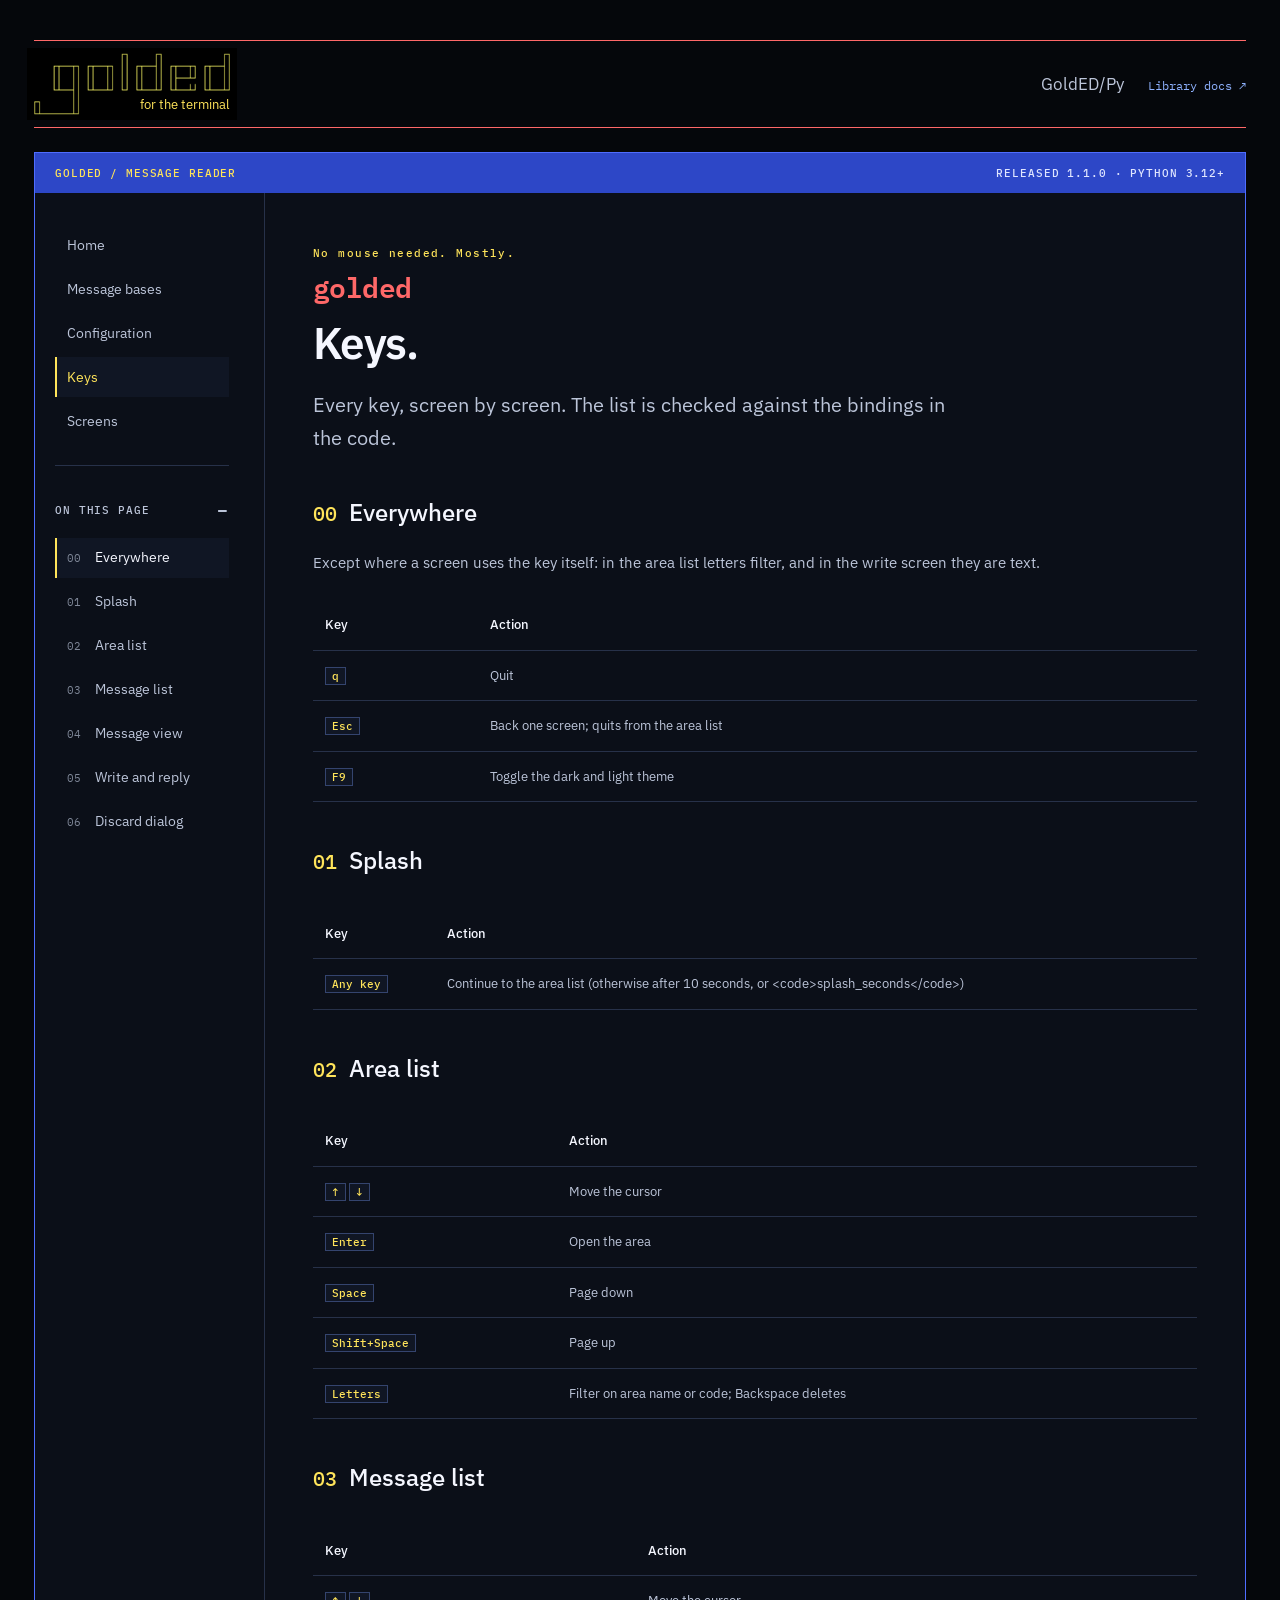
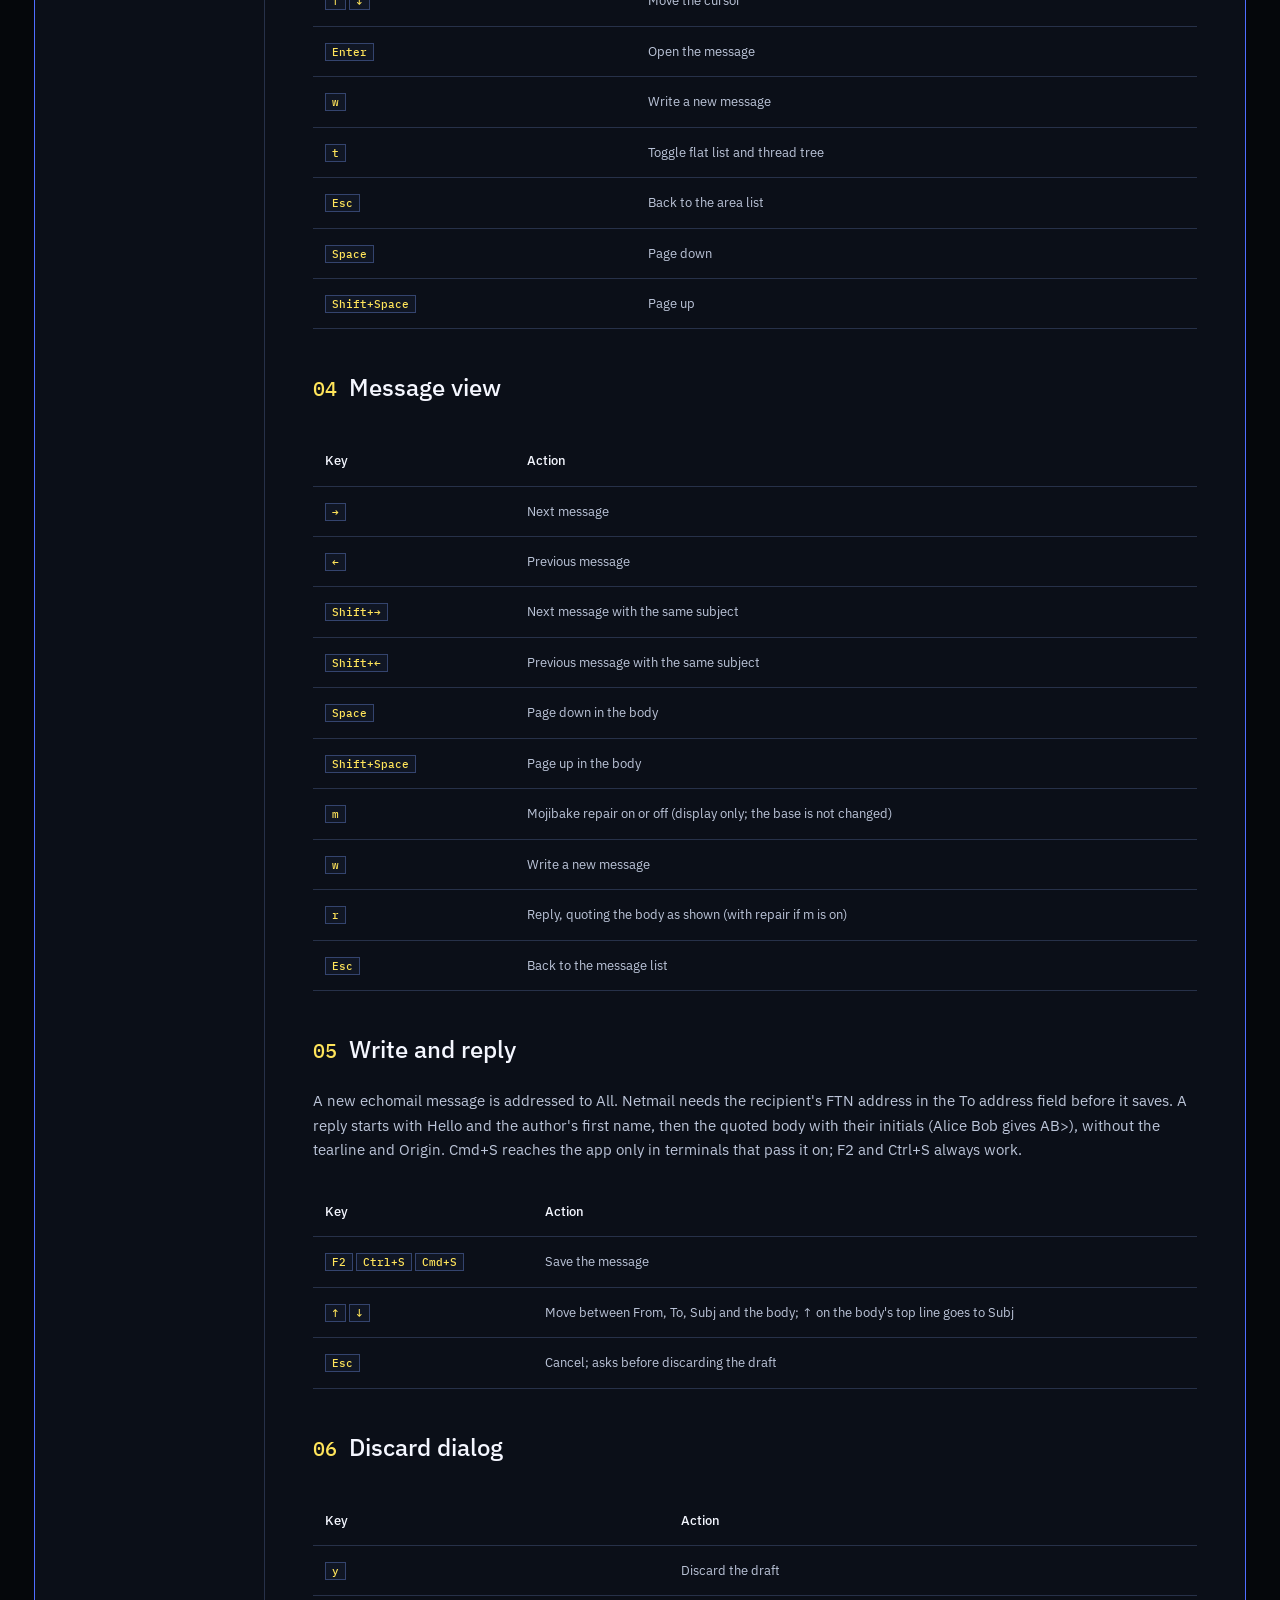
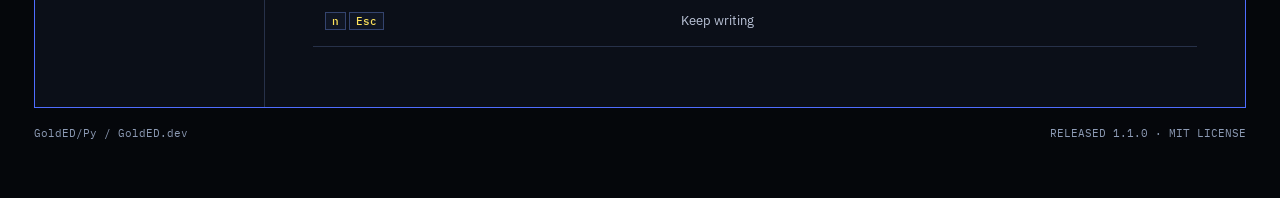
<file: site/keys.html>
<!doctype html>
<html lang="en">
<head>
<meta charset="utf-8">
<meta name="viewport" content="width=device-width,initial-scale=1">
<meta name="description" content="Every golded key binding, screen by screen.">
<title>Keys · golded</title>
<link rel="stylesheet" href="assets/manual.css">
<link rel="stylesheet" href="assets/golded.css">
</head>
<body>
<a class="skip" href="#everywhere">Skip to content</a>
<div class="page">
<header class="masthead">
<a class="logo-mark" href="index.html" aria-label="golded home">
<img class="logo" src="assets/golded-logo.png" width="600" height="205" alt="GoldED">
<span class="logo-subtitle" aria-hidden="true">for the terminal</span>
</a>
<div><span>GoldED/Py</span><a href="https://golded-dev.github.io/golded-ftn-python-docs/">Library docs ↗</a></div>
</header>
<div class="shell">
<div class="bar"><span>GOLDED / MESSAGE READER</span><span>RELEASED 1.1.0 · PYTHON 3.12+</span></div>
<div class="layout">
<aside><div class="sidebar">
<nav class="page-nav" aria-label="Manual"><a href="index.html">Home</a><a href="database.html">Message bases</a><a href="config.html">Configuration</a><a href="keys.html" aria-current="page">Keys</a><a href="screens.html">Screens</a></nav>
<details class="contents" open><summary>On this page</summary><nav class="nav" aria-label="Sections"><a href="#everywhere"><span class="num">00</span>Everywhere</a><a href="#splash"><span class="num">01</span>Splash</a><a href="#area-list"><span class="num">02</span>Area list</a><a href="#message-list"><span class="num">03</span>Message list</a><a href="#message-view"><span class="num">04</span>Message view</a><a href="#write"><span class="num">05</span>Write and reply</a><a href="#discard"><span class="num">06</span>Discard dialog</a></nav></details>
</div></aside>
<main><p class="eyebrow">No mouse needed. Mostly.</p><p class="command">golded</p><h1>Keys.</h1><p class="hero-lead">Every key, screen by screen. The list is checked against the bindings in the code.</p><section class="guide-section" id="everywhere"><div class="section-title"><span>00</span><h2>Everywhere</h2></div><p>Except where a screen uses the key itself: in the area list letters filter, and in the write screen they are text.</p><div class="table-wrap"><table><thead><tr><th>Key</th><th>Action</th></tr></thead><tbody><tr><td><span data-bindings="GoldED:q"><kbd>q</kbd></span></td><td>Quit</td></tr><tr><td><span data-bindings="GoldED:escape"><kbd>Esc</kbd></span></td><td>Back one screen; quits from the area list</td></tr><tr><td><span data-bindings="GoldED:f9"><kbd>F9</kbd></span></td><td>Toggle the dark and light theme</td></tr></tbody></table></div></section><section class="guide-section" id="splash"><div class="section-title"><span>01</span><h2>Splash</h2></div><div class="table-wrap"><table><thead><tr><th>Key</th><th>Action</th></tr></thead><tbody><tr><td><span><kbd>Any key</kbd></span></td><td>Continue to the area list (otherwise after 10 seconds, or &lt;code&gt;splash_seconds&lt;/code&gt;)</td></tr></tbody></table></div></section><section class="guide-section" id="area-list"><div class="section-title"><span>02</span><h2>Area list</h2></div><div class="table-wrap"><table><thead><tr><th>Key</th><th>Action</th></tr></thead><tbody><tr><td><span><kbd>↑</kbd> <kbd>↓</kbd></span></td><td>Move the cursor</td></tr><tr><td><span><kbd>Enter</kbd></span></td><td>Open the area</td></tr><tr><td><span data-bindings="AreaListScreen:space"><kbd>Space</kbd></span></td><td>Page down</td></tr><tr><td><span data-bindings="AreaListScreen:shift+space"><kbd>Shift+Space</kbd></span></td><td>Page up</td></tr><tr><td><span><kbd>Letters</kbd></span></td><td>Filter on area name or code; Backspace deletes</td></tr></tbody></table></div></section><section class="guide-section" id="message-list"><div class="section-title"><span>03</span><h2>Message list</h2></div><div class="table-wrap"><table><thead><tr><th>Key</th><th>Action</th></tr></thead><tbody><tr><td><span><kbd>↑</kbd> <kbd>↓</kbd></span></td><td>Move the cursor</td></tr><tr><td><span><kbd>Enter</kbd></span></td><td>Open the message</td></tr><tr><td><span data-bindings="MessageListScreen:w"><kbd>w</kbd></span></td><td>Write a new message</td></tr><tr><td><span data-bindings="MessageListScreen:t"><kbd>t</kbd></span></td><td>Toggle flat list and thread tree</td></tr><tr><td><span data-bindings="MessageListScreen:escape"><kbd>Esc</kbd></span></td><td>Back to the area list</td></tr><tr><td><span data-bindings="MessageListScreen:space"><kbd>Space</kbd></span></td><td>Page down</td></tr><tr><td><span data-bindings="MessageListScreen:shift+space"><kbd>Shift+Space</kbd></span></td><td>Page up</td></tr></tbody></table></div></section><section class="guide-section" id="message-view"><div class="section-title"><span>04</span><h2>Message view</h2></div><div class="table-wrap"><table><thead><tr><th>Key</th><th>Action</th></tr></thead><tbody><tr><td><span data-bindings="MessageViewScreen:right"><kbd>→</kbd></span></td><td>Next message</td></tr><tr><td><span data-bindings="MessageViewScreen:left"><kbd>←</kbd></span></td><td>Previous message</td></tr><tr><td><span data-bindings="MessageViewScreen:shift+right"><kbd>Shift+→</kbd></span></td><td>Next message with the same subject</td></tr><tr><td><span data-bindings="MessageViewScreen:shift+left"><kbd>Shift+←</kbd></span></td><td>Previous message with the same subject</td></tr><tr><td><span data-bindings="MessageViewScreen:space"><kbd>Space</kbd></span></td><td>Page down in the body</td></tr><tr><td><span data-bindings="MessageViewScreen:shift+space"><kbd>Shift+Space</kbd></span></td><td>Page up in the body</td></tr><tr><td><span data-bindings="MessageViewScreen:m"><kbd>m</kbd></span></td><td>Mojibake repair on or off (display only; the base is not changed)</td></tr><tr><td><span data-bindings="MessageViewScreen:w"><kbd>w</kbd></span></td><td>Write a new message</td></tr><tr><td><span data-bindings="MessageViewScreen:r"><kbd>r</kbd></span></td><td>Reply, quoting the body as shown (with repair if m is on)</td></tr><tr><td><span data-bindings="MessageViewScreen:escape"><kbd>Esc</kbd></span></td><td>Back to the message list</td></tr></tbody></table></div></section><section class="guide-section" id="write"><div class="section-title"><span>05</span><h2>Write and reply</h2></div><p>A new echomail message is addressed to All. Netmail needs the recipient&#x27;s FTN address in the To address field before it saves. A reply starts with Hello and the author&#x27;s first name, then the quoted body with their initials (Alice Bob gives AB&gt;), without the tearline and Origin. Cmd+S reaches the app only in terminals that pass it on; F2 and Ctrl+S always work.</p><div class="table-wrap"><table><thead><tr><th>Key</th><th>Action</th></tr></thead><tbody><tr><td><span data-bindings="WriteMessageScreen:f2 WriteMessageScreen:ctrl+s WriteMessageScreen:super+s"><kbd>F2</kbd> <kbd>Ctrl+S</kbd> <kbd>Cmd+S</kbd></span></td><td>Save the message</td></tr><tr><td><span data-bindings="WriteMessageScreen:up WriteMessageScreen:down"><kbd>↑</kbd> <kbd>↓</kbd></span></td><td>Move between From, To, Subj and the body; ↑ on the body&#x27;s top line goes to Subj</td></tr><tr><td><span data-bindings="WriteMessageScreen:escape"><kbd>Esc</kbd></span></td><td>Cancel; asks before discarding the draft</td></tr></tbody></table></div></section><section class="guide-section" id="discard"><div class="section-title"><span>06</span><h2>Discard dialog</h2></div><div class="table-wrap"><table><thead><tr><th>Key</th><th>Action</th></tr></thead><tbody><tr><td><span data-bindings="DiscardDialog:y"><kbd>y</kbd></span></td><td>Discard the draft</td></tr><tr><td><span data-bindings="DiscardDialog:n DiscardDialog:escape"><kbd>n</kbd> <kbd>Esc</kbd></span></td><td>Keep writing</td></tr></tbody></table></div></section></main>
</div></div>
<footer><span>GoldED/Py / GoldED.dev</span><span>RELEASED 1.1.0 · MIT LICENSE</span></footer>
</div>

<script>
const contents=document.querySelector('.contents');
if(contents && window.matchMedia('(max-width:800px)').matches) contents.open=false;
for(const button of document.querySelectorAll('[data-copy]')){
  button.hidden=false;
  button.addEventListener('click', async () => {
    const node=document.getElementById(button.dataset.copy);
    const text=node.textContent;
    try {
      if(navigator.clipboard && window.isSecureContext){
        await navigator.clipboard.writeText(text);
      } else {
        const field=document.createElement('textarea');
        field.value=text;
        field.style.position='fixed';
        field.style.opacity='0';
        document.body.append(field);
        field.select();
        const ok=document.execCommand('copy');
        field.remove();
        button.focus();
        if(!ok) throw new Error('copy');
      }
      button.textContent='Copied';
    } catch {
      button.textContent='Select code';
      const range=document.createRange();
      range.selectNodeContents(node);
      const selection=window.getSelection();
      selection.removeAllRanges();
      selection.addRange(range);
    }
    setTimeout(() => button.textContent='Copy code', 1800);
  });
}
const links=[...document.querySelectorAll('.nav a')];
const sections=[...document.querySelectorAll('main section')];
function markSection(id){
  for(const link of links){
    if(link.hash === '#' + id) link.setAttribute('aria-current','location');
    else link.removeAttribute('aria-current');
  }
}
function track(){
  if(!sections.length) return;
  let current=sections[0].id;
  for(const section of sections){
    if(section.getBoundingClientRect().top <= 120) current=section.id;
  }
  const page=document.scrollingElement;
  if(page.scrollHeight > page.clientHeight &&
     Math.ceil(page.scrollTop + page.clientHeight) >= page.scrollHeight - 2){
    current=sections[sections.length - 1].id;
  }
  markSection(current);
}
window.addEventListener('scroll', track, {passive:true});
window.addEventListener('resize', track);
window.addEventListener('hashchange', () => {
  const selected=links.find(link => link.hash === window.location.hash);
  if(selected) markSection(selected.hash.slice(1));
  else track();
});
track();
</script>

</body>
</html>
</file>
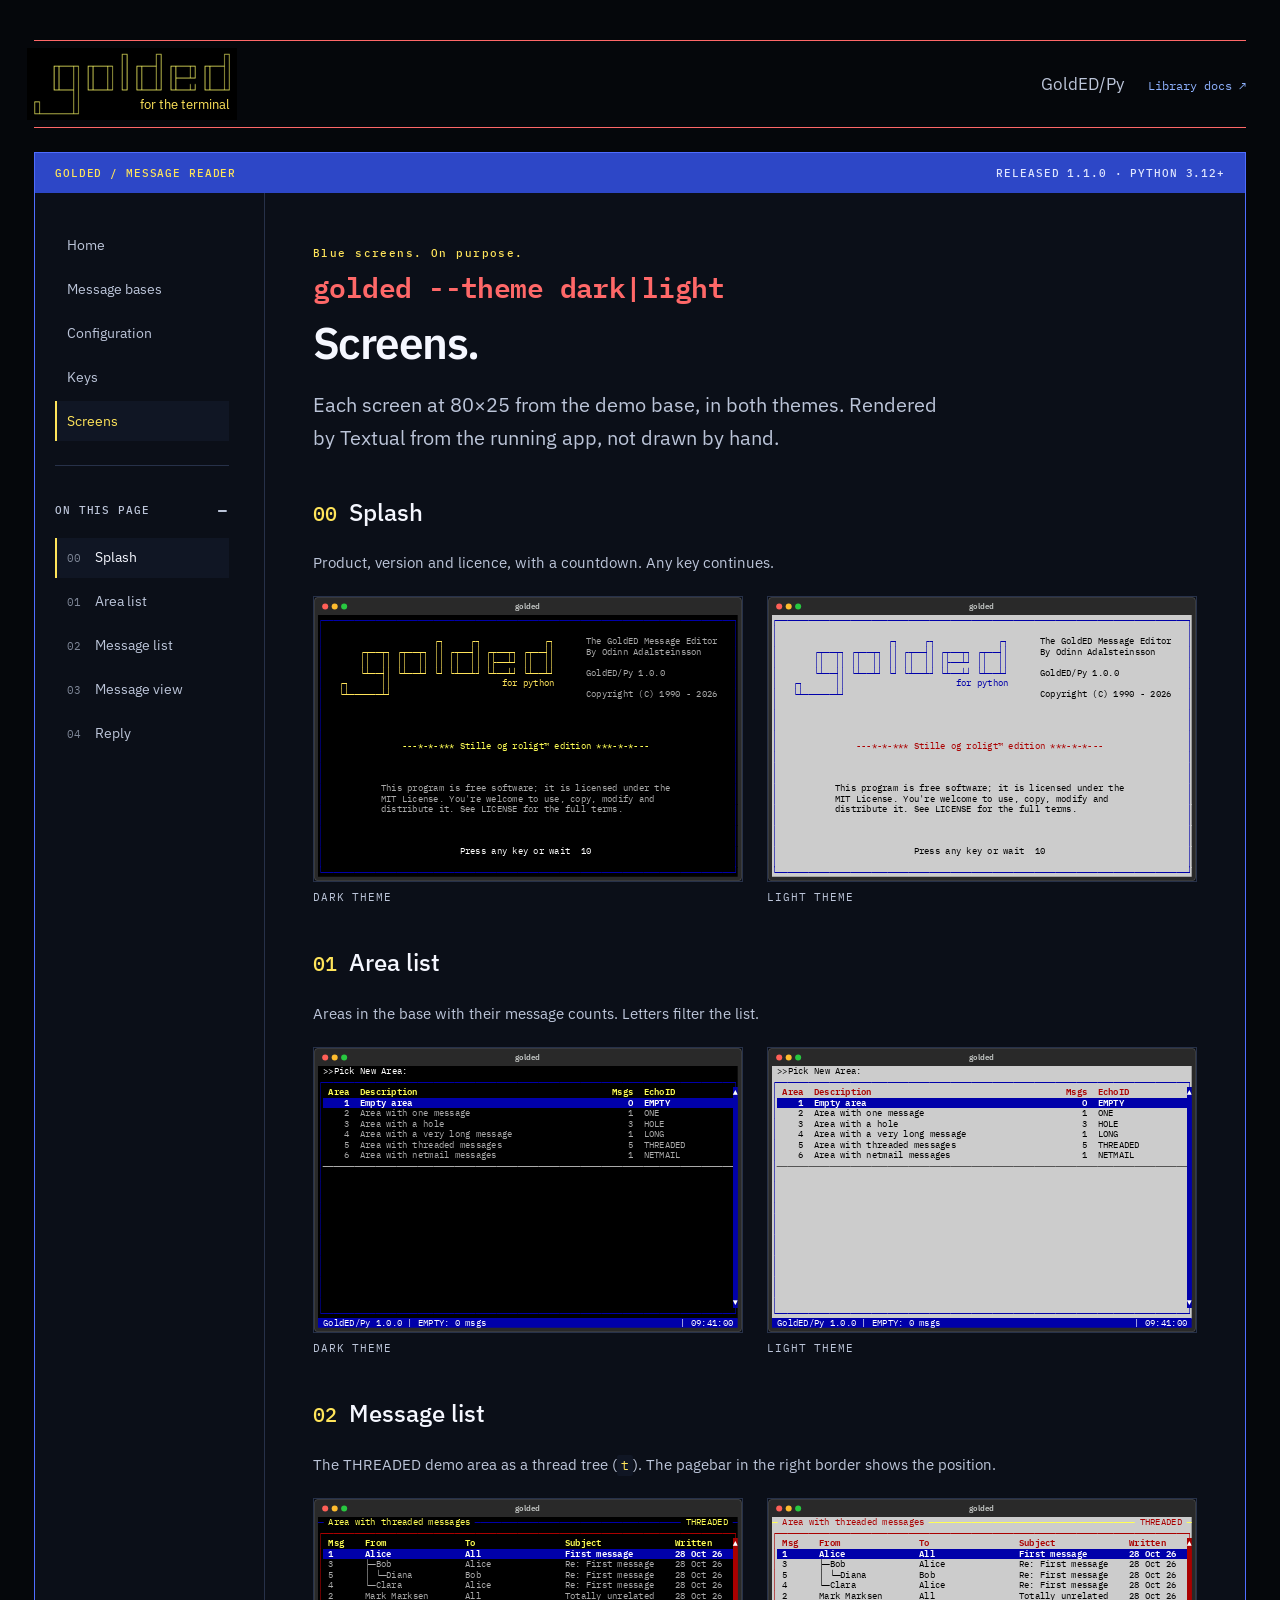
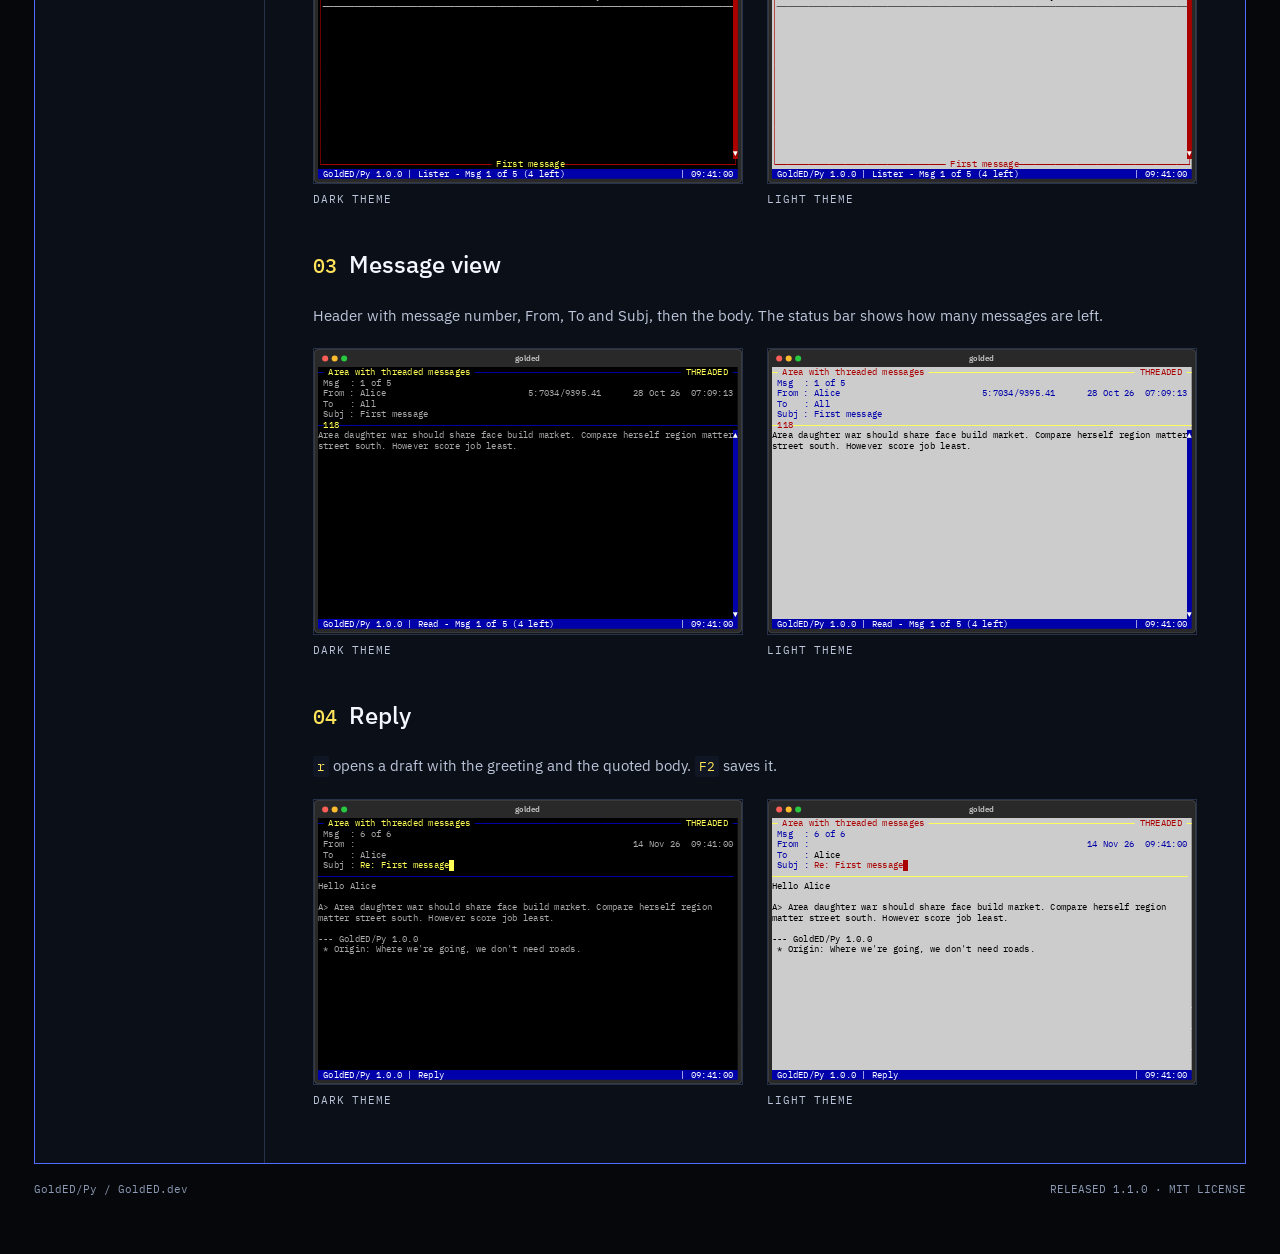
<file: site/screens.html>
<!doctype html>
<html lang="en">
<head>
<meta charset="utf-8">
<meta name="viewport" content="width=device-width,initial-scale=1">
<meta name="description" content="Screenshots of every golded screen in the dark and light themes.">
<title>Screens · golded</title>
<link rel="stylesheet" href="assets/manual.css">
<link rel="stylesheet" href="assets/golded.css">
</head>
<body>
<a class="skip" href="#splash">Skip to content</a>
<div class="page">
<header class="masthead">
<a class="logo-mark" href="index.html" aria-label="golded home">
<img class="logo" src="assets/golded-logo.png" width="600" height="205" alt="GoldED">
<span class="logo-subtitle" aria-hidden="true">for the terminal</span>
</a>
<div><span>GoldED/Py</span><a href="https://golded-dev.github.io/golded-ftn-python-docs/">Library docs ↗</a></div>
</header>
<div class="shell">
<div class="bar"><span>GOLDED / MESSAGE READER</span><span>RELEASED 1.1.0 · PYTHON 3.12+</span></div>
<div class="layout">
<aside><div class="sidebar">
<nav class="page-nav" aria-label="Manual"><a href="index.html">Home</a><a href="database.html">Message bases</a><a href="config.html">Configuration</a><a href="keys.html">Keys</a><a href="screens.html" aria-current="page">Screens</a></nav>
<details class="contents" open><summary>On this page</summary><nav class="nav" aria-label="Sections"><a href="#splash"><span class="num">00</span>Splash</a><a href="#area-list"><span class="num">01</span>Area list</a><a href="#message-list"><span class="num">02</span>Message list</a><a href="#message-view"><span class="num">03</span>Message view</a><a href="#reply"><span class="num">04</span>Reply</a></nav></details>
</div></aside>
<main><p class="eyebrow">Blue screens. On purpose.</p><p class="command">golded --theme dark|light</p><h1>Screens.</h1><p class="hero-lead">Each screen at 80×25 from the demo base, in both themes. Rendered by Textual from the running app, not drawn by hand.</p><section class="guide-section" id="splash"><div class="section-title"><span>00</span><h2>Splash</h2></div><p>Product, version and licence, with a countdown. Any key continues.</p><div class="screen-pair"><figure class="screen"><div class="screen-frame"><svg class="rich-terminal" role="img" aria-label="Splash screen, dark theme" viewBox="0 0 994 660.0" xmlns="http://www.w3.org/2000/svg">
    <!-- Generated with Rich https://www.textualize.io -->
    <style>

    .terminal-548814161-matrix {
        font-family: 'IBM Plex Mono', monospace;
        font-size: 20px;
        line-height: 24.4px;
        font-variant-east-asian: full-width;
    }

    .terminal-548814161-title {
        font-size: 18px;
        font-weight: bold;
        font-family: 'IBM Plex Sans', sans-serif;
    }

    .terminal-548814161-r1 { fill: #0000aa }
.terminal-548814161-r2 { fill: #c5c8c6 }
.terminal-548814161-r3 { fill: #ffe45a }
.terminal-548814161-r4 { fill: #aaaaaa }
.terminal-548814161-r5 { fill: #ffff55 }
.terminal-548814161-r6 { fill: #ffffff }
    </style>

    <defs>
    <clipPath id="terminal-548814161-clip-terminal">
      <rect x="0" y="0" width="975.0" height="609.0" />
    </clipPath>
    <clipPath id="terminal-548814161-line-0">
    <rect x="0" y="1.5" width="976" height="24.65"/>
            </clipPath>
<clipPath id="terminal-548814161-line-1">
    <rect x="0" y="25.9" width="976" height="24.65"/>
            </clipPath>
<clipPath id="terminal-548814161-line-2">
    <rect x="0" y="50.3" width="976" height="24.65"/>
            </clipPath>
<clipPath id="terminal-548814161-line-3">
    <rect x="0" y="74.7" width="976" height="24.65"/>
            </clipPath>
<clipPath id="terminal-548814161-line-4">
    <rect x="0" y="99.1" width="976" height="24.65"/>
            </clipPath>
<clipPath id="terminal-548814161-line-5">
    <rect x="0" y="123.5" width="976" height="24.65"/>
            </clipPath>
<clipPath id="terminal-548814161-line-6">
    <rect x="0" y="147.9" width="976" height="24.65"/>
            </clipPath>
<clipPath id="terminal-548814161-line-7">
    <rect x="0" y="172.3" width="976" height="24.65"/>
            </clipPath>
<clipPath id="terminal-548814161-line-8">
    <rect x="0" y="196.7" width="976" height="24.65"/>
            </clipPath>
<clipPath id="terminal-548814161-line-9">
    <rect x="0" y="221.1" width="976" height="24.65"/>
            </clipPath>
<clipPath id="terminal-548814161-line-10">
    <rect x="0" y="245.5" width="976" height="24.65"/>
            </clipPath>
<clipPath id="terminal-548814161-line-11">
    <rect x="0" y="269.9" width="976" height="24.65"/>
            </clipPath>
<clipPath id="terminal-548814161-line-12">
    <rect x="0" y="294.3" width="976" height="24.65"/>
            </clipPath>
<clipPath id="terminal-548814161-line-13">
    <rect x="0" y="318.7" width="976" height="24.65"/>
            </clipPath>
<clipPath id="terminal-548814161-line-14">
    <rect x="0" y="343.1" width="976" height="24.65"/>
            </clipPath>
<clipPath id="terminal-548814161-line-15">
    <rect x="0" y="367.5" width="976" height="24.65"/>
            </clipPath>
<clipPath id="terminal-548814161-line-16">
    <rect x="0" y="391.9" width="976" height="24.65"/>
            </clipPath>
<clipPath id="terminal-548814161-line-17">
    <rect x="0" y="416.3" width="976" height="24.65"/>
            </clipPath>
<clipPath id="terminal-548814161-line-18">
    <rect x="0" y="440.7" width="976" height="24.65"/>
            </clipPath>
<clipPath id="terminal-548814161-line-19">
    <rect x="0" y="465.1" width="976" height="24.65"/>
            </clipPath>
<clipPath id="terminal-548814161-line-20">
    <rect x="0" y="489.5" width="976" height="24.65"/>
            </clipPath>
<clipPath id="terminal-548814161-line-21">
    <rect x="0" y="513.9" width="976" height="24.65"/>
            </clipPath>
<clipPath id="terminal-548814161-line-22">
    <rect x="0" y="538.3" width="976" height="24.65"/>
            </clipPath>
<clipPath id="terminal-548814161-line-23">
    <rect x="0" y="562.7" width="976" height="24.65"/>
            </clipPath>
    </defs>

    <rect fill="#292929" stroke="rgba(255,255,255,0.35)" stroke-width="1" x="1" y="1" width="992" height="658" rx="8"/><text class="terminal-548814161-title" fill="#c5c8c6" text-anchor="middle" x="496" y="27">golded</text>
            <g transform="translate(26,22)">
            <circle cx="0" cy="0" r="7" fill="#ff5f57"/>
            <circle cx="22" cy="0" r="7" fill="#febc2e"/>
            <circle cx="44" cy="0" r="7" fill="#28c840"/>
            </g>
        
    <g transform="translate(9, 41)" clip-path="url(#terminal-548814161-clip-terminal)">
    <rect fill="#000000" x="0" y="1.5" width="12.2" height="24.65" shape-rendering="crispEdges"/><rect fill="#000000" x="12.2" y="1.5" width="951.6" height="24.65" shape-rendering="crispEdges"/><rect fill="#000000" x="963.8" y="1.5" width="12.2" height="24.65" shape-rendering="crispEdges"/><rect fill="#000000" x="0" y="25.9" width="12.2" height="24.65" shape-rendering="crispEdges"/><rect fill="#000000" x="12.2" y="25.9" width="12.2" height="24.65" shape-rendering="crispEdges"/><rect fill="#000000" x="24.4" y="25.9" width="927.2" height="24.65" shape-rendering="crispEdges"/><rect fill="#000000" x="951.6" y="25.9" width="12.2" height="24.65" shape-rendering="crispEdges"/><rect fill="#000000" x="963.8" y="25.9" width="12.2" height="24.65" shape-rendering="crispEdges"/><rect fill="#000000" x="0" y="50.3" width="12.2" height="24.65" shape-rendering="crispEdges"/><rect fill="#000000" x="12.2" y="50.3" width="12.2" height="24.65" shape-rendering="crispEdges"/><rect fill="#000000" x="24.4" y="50.3" width="549" height="24.65" shape-rendering="crispEdges"/><rect fill="#000000" x="573.4" y="50.3" width="24.4" height="24.65" shape-rendering="crispEdges"/><rect fill="#000000" x="597.8" y="50.3" width="24.4" height="24.65" shape-rendering="crispEdges"/><rect fill="#000000" x="622.2" y="50.3" width="305" height="24.65" shape-rendering="crispEdges"/><rect fill="#000000" x="927.2" y="50.3" width="24.4" height="24.65" shape-rendering="crispEdges"/><rect fill="#000000" x="951.6" y="50.3" width="12.2" height="24.65" shape-rendering="crispEdges"/><rect fill="#000000" x="963.8" y="50.3" width="12.2" height="24.65" shape-rendering="crispEdges"/><rect fill="#000000" x="0" y="74.7" width="12.2" height="24.65" shape-rendering="crispEdges"/><rect fill="#000000" x="12.2" y="74.7" width="12.2" height="24.65" shape-rendering="crispEdges"/><rect fill="#000000" x="24.4" y="74.7" width="549" height="24.65" shape-rendering="crispEdges"/><rect fill="#000000" x="573.4" y="74.7" width="24.4" height="24.65" shape-rendering="crispEdges"/><rect fill="#000000" x="597.8" y="74.7" width="24.4" height="24.65" shape-rendering="crispEdges"/><rect fill="#000000" x="622.2" y="74.7" width="268.4" height="24.65" shape-rendering="crispEdges"/><rect fill="#000000" x="890.6" y="74.7" width="61" height="24.65" shape-rendering="crispEdges"/><rect fill="#000000" x="951.6" y="74.7" width="12.2" height="24.65" shape-rendering="crispEdges"/><rect fill="#000000" x="963.8" y="74.7" width="12.2" height="24.65" shape-rendering="crispEdges"/><rect fill="#000000" x="0" y="99.1" width="12.2" height="24.65" shape-rendering="crispEdges"/><rect fill="#000000" x="12.2" y="99.1" width="12.2" height="24.65" shape-rendering="crispEdges"/><rect fill="#000000" x="24.4" y="99.1" width="549" height="24.65" shape-rendering="crispEdges"/><rect fill="#000000" x="573.4" y="99.1" width="24.4" height="24.65" shape-rendering="crispEdges"/><rect fill="#000000" x="597.8" y="99.1" width="24.4" height="24.65" shape-rendering="crispEdges"/><rect fill="#000000" x="622.2" y="99.1" width="0" height="24.65" shape-rendering="crispEdges"/><rect fill="#000000" x="622.2" y="99.1" width="329.4" height="24.65" shape-rendering="crispEdges"/><rect fill="#000000" x="951.6" y="99.1" width="12.2" height="24.65" shape-rendering="crispEdges"/><rect fill="#000000" x="963.8" y="99.1" width="12.2" height="24.65" shape-rendering="crispEdges"/><rect fill="#000000" x="0" y="123.5" width="12.2" height="24.65" shape-rendering="crispEdges"/><rect fill="#000000" x="12.2" y="123.5" width="12.2" height="24.65" shape-rendering="crispEdges"/><rect fill="#000000" x="24.4" y="123.5" width="549" height="24.65" shape-rendering="crispEdges"/><rect fill="#000000" x="573.4" y="123.5" width="24.4" height="24.65" shape-rendering="crispEdges"/><rect fill="#000000" x="597.8" y="123.5" width="24.4" height="24.65" shape-rendering="crispEdges"/><rect fill="#000000" x="622.2" y="123.5" width="183" height="24.65" shape-rendering="crispEdges"/><rect fill="#000000" x="805.2" y="123.5" width="146.4" height="24.65" shape-rendering="crispEdges"/><rect fill="#000000" x="951.6" y="123.5" width="12.2" height="24.65" shape-rendering="crispEdges"/><rect fill="#000000" x="963.8" y="123.5" width="12.2" height="24.65" shape-rendering="crispEdges"/><rect fill="#000000" x="0" y="147.9" width="12.2" height="24.65" shape-rendering="crispEdges"/><rect fill="#000000" x="12.2" y="147.9" width="12.2" height="24.65" shape-rendering="crispEdges"/><rect fill="#000000" x="24.4" y="147.9" width="549" height="24.65" shape-rendering="crispEdges"/><rect fill="#000000" x="573.4" y="147.9" width="24.4" height="24.65" shape-rendering="crispEdges"/><rect fill="#000000" x="597.8" y="147.9" width="24.4" height="24.65" shape-rendering="crispEdges"/><rect fill="#000000" x="622.2" y="147.9" width="0" height="24.65" shape-rendering="crispEdges"/><rect fill="#000000" x="622.2" y="147.9" width="329.4" height="24.65" shape-rendering="crispEdges"/><rect fill="#000000" x="951.6" y="147.9" width="12.2" height="24.65" shape-rendering="crispEdges"/><rect fill="#000000" x="963.8" y="147.9" width="12.2" height="24.65" shape-rendering="crispEdges"/><rect fill="#000000" x="0" y="172.3" width="12.2" height="24.65" shape-rendering="crispEdges"/><rect fill="#000000" x="12.2" y="172.3" width="12.2" height="24.65" shape-rendering="crispEdges"/><rect fill="#000000" x="24.4" y="172.3" width="549" height="24.65" shape-rendering="crispEdges"/><rect fill="#000000" x="573.4" y="172.3" width="24.4" height="24.65" shape-rendering="crispEdges"/><rect fill="#000000" x="597.8" y="172.3" width="24.4" height="24.65" shape-rendering="crispEdges"/><rect fill="#000000" x="622.2" y="172.3" width="305" height="24.65" shape-rendering="crispEdges"/><rect fill="#000000" x="927.2" y="172.3" width="24.4" height="24.65" shape-rendering="crispEdges"/><rect fill="#000000" x="951.6" y="172.3" width="12.2" height="24.65" shape-rendering="crispEdges"/><rect fill="#000000" x="963.8" y="172.3" width="12.2" height="24.65" shape-rendering="crispEdges"/><rect fill="#000000" x="0" y="196.7" width="12.2" height="24.65" shape-rendering="crispEdges"/><rect fill="#000000" x="12.2" y="196.7" width="12.2" height="24.65" shape-rendering="crispEdges"/><rect fill="#000000" x="24.4" y="196.7" width="927.2" height="24.65" shape-rendering="crispEdges"/><rect fill="#000000" x="951.6" y="196.7" width="12.2" height="24.65" shape-rendering="crispEdges"/><rect fill="#000000" x="963.8" y="196.7" width="12.2" height="24.65" shape-rendering="crispEdges"/><rect fill="#000000" x="0" y="221.1" width="12.2" height="24.65" shape-rendering="crispEdges"/><rect fill="#000000" x="12.2" y="221.1" width="12.2" height="24.65" shape-rendering="crispEdges"/><rect fill="#000000" x="24.4" y="221.1" width="927.2" height="24.65" shape-rendering="crispEdges"/><rect fill="#000000" x="951.6" y="221.1" width="12.2" height="24.65" shape-rendering="crispEdges"/><rect fill="#000000" x="963.8" y="221.1" width="12.2" height="24.65" shape-rendering="crispEdges"/><rect fill="#000000" x="0" y="245.5" width="12.2" height="24.65" shape-rendering="crispEdges"/><rect fill="#000000" x="12.2" y="245.5" width="12.2" height="24.65" shape-rendering="crispEdges"/><rect fill="#000000" x="24.4" y="245.5" width="927.2" height="24.65" shape-rendering="crispEdges"/><rect fill="#000000" x="951.6" y="245.5" width="12.2" height="24.65" shape-rendering="crispEdges"/><rect fill="#000000" x="963.8" y="245.5" width="12.2" height="24.65" shape-rendering="crispEdges"/><rect fill="#000000" x="0" y="269.9" width="12.2" height="24.65" shape-rendering="crispEdges"/><rect fill="#000000" x="12.2" y="269.9" width="12.2" height="24.65" shape-rendering="crispEdges"/><rect fill="#000000" x="24.4" y="269.9" width="927.2" height="24.65" shape-rendering="crispEdges"/><rect fill="#000000" x="951.6" y="269.9" width="12.2" height="24.65" shape-rendering="crispEdges"/><rect fill="#000000" x="963.8" y="269.9" width="12.2" height="24.65" shape-rendering="crispEdges"/><rect fill="#000000" x="0" y="294.3" width="12.2" height="24.65" shape-rendering="crispEdges"/><rect fill="#000000" x="12.2" y="294.3" width="12.2" height="24.65" shape-rendering="crispEdges"/><rect fill="#000000" x="24.4" y="294.3" width="170.8" height="24.65" shape-rendering="crispEdges"/><rect fill="#000000" x="195.2" y="294.3" width="573.4" height="24.65" shape-rendering="crispEdges"/><rect fill="#000000" x="768.6" y="294.3" width="183" height="24.65" shape-rendering="crispEdges"/><rect fill="#000000" x="951.6" y="294.3" width="12.2" height="24.65" shape-rendering="crispEdges"/><rect fill="#000000" x="963.8" y="294.3" width="12.2" height="24.65" shape-rendering="crispEdges"/><rect fill="#000000" x="0" y="318.7" width="12.2" height="24.65" shape-rendering="crispEdges"/><rect fill="#000000" x="12.2" y="318.7" width="12.2" height="24.65" shape-rendering="crispEdges"/><rect fill="#000000" x="24.4" y="318.7" width="927.2" height="24.65" shape-rendering="crispEdges"/><rect fill="#000000" x="951.6" y="318.7" width="12.2" height="24.65" shape-rendering="crispEdges"/><rect fill="#000000" x="963.8" y="318.7" width="12.2" height="24.65" shape-rendering="crispEdges"/><rect fill="#000000" x="0" y="343.1" width="12.2" height="24.65" shape-rendering="crispEdges"/><rect fill="#000000" x="12.2" y="343.1" width="12.2" height="24.65" shape-rendering="crispEdges"/><rect fill="#000000" x="24.4" y="343.1" width="927.2" height="24.65" shape-rendering="crispEdges"/><rect fill="#000000" x="951.6" y="343.1" width="12.2" height="24.65" shape-rendering="crispEdges"/><rect fill="#000000" x="963.8" y="343.1" width="12.2" height="24.65" shape-rendering="crispEdges"/><rect fill="#000000" x="0" y="367.5" width="12.2" height="24.65" shape-rendering="crispEdges"/><rect fill="#000000" x="12.2" y="367.5" width="12.2" height="24.65" shape-rendering="crispEdges"/><rect fill="#000000" x="24.4" y="367.5" width="927.2" height="24.65" shape-rendering="crispEdges"/><rect fill="#000000" x="951.6" y="367.5" width="12.2" height="24.65" shape-rendering="crispEdges"/><rect fill="#000000" x="963.8" y="367.5" width="12.2" height="24.65" shape-rendering="crispEdges"/><rect fill="#000000" x="0" y="391.9" width="12.2" height="24.65" shape-rendering="crispEdges"/><rect fill="#000000" x="12.2" y="391.9" width="12.2" height="24.65" shape-rendering="crispEdges"/><rect fill="#000000" x="24.4" y="391.9" width="122" height="24.65" shape-rendering="crispEdges"/><rect fill="#000000" x="146.4" y="391.9" width="671" height="24.65" shape-rendering="crispEdges"/><rect fill="#000000" x="817.4" y="391.9" width="134.2" height="24.65" shape-rendering="crispEdges"/><rect fill="#000000" x="951.6" y="391.9" width="12.2" height="24.65" shape-rendering="crispEdges"/><rect fill="#000000" x="963.8" y="391.9" width="12.2" height="24.65" shape-rendering="crispEdges"/><rect fill="#000000" x="0" y="416.3" width="12.2" height="24.65" shape-rendering="crispEdges"/><rect fill="#000000" x="12.2" y="416.3" width="12.2" height="24.65" shape-rendering="crispEdges"/><rect fill="#000000" x="24.4" y="416.3" width="122" height="24.65" shape-rendering="crispEdges"/><rect fill="#000000" x="146.4" y="416.3" width="634.4" height="24.65" shape-rendering="crispEdges"/><rect fill="#000000" x="780.8" y="416.3" width="170.8" height="24.65" shape-rendering="crispEdges"/><rect fill="#000000" x="951.6" y="416.3" width="12.2" height="24.65" shape-rendering="crispEdges"/><rect fill="#000000" x="963.8" y="416.3" width="12.2" height="24.65" shape-rendering="crispEdges"/><rect fill="#000000" x="0" y="440.7" width="12.2" height="24.65" shape-rendering="crispEdges"/><rect fill="#000000" x="12.2" y="440.7" width="12.2" height="24.65" shape-rendering="crispEdges"/><rect fill="#000000" x="24.4" y="440.7" width="122" height="24.65" shape-rendering="crispEdges"/><rect fill="#000000" x="146.4" y="440.7" width="561.2" height="24.65" shape-rendering="crispEdges"/><rect fill="#000000" x="707.6" y="440.7" width="244" height="24.65" shape-rendering="crispEdges"/><rect fill="#000000" x="951.6" y="440.7" width="12.2" height="24.65" shape-rendering="crispEdges"/><rect fill="#000000" x="963.8" y="440.7" width="12.2" height="24.65" shape-rendering="crispEdges"/><rect fill="#000000" x="0" y="465.1" width="12.2" height="24.65" shape-rendering="crispEdges"/><rect fill="#000000" x="12.2" y="465.1" width="12.2" height="24.65" shape-rendering="crispEdges"/><rect fill="#000000" x="24.4" y="465.1" width="927.2" height="24.65" shape-rendering="crispEdges"/><rect fill="#000000" x="951.6" y="465.1" width="12.2" height="24.65" shape-rendering="crispEdges"/><rect fill="#000000" x="963.8" y="465.1" width="12.2" height="24.65" shape-rendering="crispEdges"/><rect fill="#000000" x="0" y="489.5" width="12.2" height="24.65" shape-rendering="crispEdges"/><rect fill="#000000" x="12.2" y="489.5" width="12.2" height="24.65" shape-rendering="crispEdges"/><rect fill="#000000" x="24.4" y="489.5" width="927.2" height="24.65" shape-rendering="crispEdges"/><rect fill="#000000" x="951.6" y="489.5" width="12.2" height="24.65" shape-rendering="crispEdges"/><rect fill="#000000" x="963.8" y="489.5" width="12.2" height="24.65" shape-rendering="crispEdges"/><rect fill="#000000" x="0" y="513.9" width="12.2" height="24.65" shape-rendering="crispEdges"/><rect fill="#000000" x="12.2" y="513.9" width="12.2" height="24.65" shape-rendering="crispEdges"/><rect fill="#000000" x="24.4" y="513.9" width="927.2" height="24.65" shape-rendering="crispEdges"/><rect fill="#000000" x="951.6" y="513.9" width="12.2" height="24.65" shape-rendering="crispEdges"/><rect fill="#000000" x="963.8" y="513.9" width="12.2" height="24.65" shape-rendering="crispEdges"/><rect fill="#000000" x="0" y="538.3" width="12.2" height="24.65" shape-rendering="crispEdges"/><rect fill="#000000" x="12.2" y="538.3" width="12.2" height="24.65" shape-rendering="crispEdges"/><rect fill="#000000" x="24.4" y="538.3" width="305" height="24.65" shape-rendering="crispEdges"/><rect fill="#000000" x="329.4" y="538.3" width="305" height="24.65" shape-rendering="crispEdges"/><rect fill="#000000" x="634.4" y="538.3" width="317.2" height="24.65" shape-rendering="crispEdges"/><rect fill="#000000" x="951.6" y="538.3" width="12.2" height="24.65" shape-rendering="crispEdges"/><rect fill="#000000" x="963.8" y="538.3" width="12.2" height="24.65" shape-rendering="crispEdges"/><rect fill="#000000" x="0" y="562.7" width="12.2" height="24.65" shape-rendering="crispEdges"/><rect fill="#000000" x="12.2" y="562.7" width="12.2" height="24.65" shape-rendering="crispEdges"/><rect fill="#000000" x="24.4" y="562.7" width="927.2" height="24.65" shape-rendering="crispEdges"/><rect fill="#000000" x="951.6" y="562.7" width="12.2" height="24.65" shape-rendering="crispEdges"/><rect fill="#000000" x="963.8" y="562.7" width="12.2" height="24.65" shape-rendering="crispEdges"/><rect fill="#000000" x="0" y="587.1" width="12.2" height="24.65" shape-rendering="crispEdges"/><rect fill="#000000" x="12.2" y="587.1" width="951.6" height="24.65" shape-rendering="crispEdges"/><rect fill="#000000" x="963.8" y="587.1" width="12.2" height="24.65" shape-rendering="crispEdges"/>
    <g class="terminal-548814161-matrix">
    <text class="terminal-548814161-r1" x="0" y="20" textLength="12.2" clip-path="url(#terminal-548814161-line-0)">┌</text><text class="terminal-548814161-r1" x="12.2" y="20" textLength="951.6" clip-path="url(#terminal-548814161-line-0)">──────────────────────────────────────────────────────────────────────────────</text><text class="terminal-548814161-r1" x="963.8" y="20" textLength="12.2" clip-path="url(#terminal-548814161-line-0)">┐</text><text class="terminal-548814161-r2" x="976" y="20" textLength="12.2" clip-path="url(#terminal-548814161-line-0)">
</text><text class="terminal-548814161-r1" x="0" y="44.4" textLength="12.2" clip-path="url(#terminal-548814161-line-1)">│</text><text class="terminal-548814161-r1" x="963.8" y="44.4" textLength="12.2" clip-path="url(#terminal-548814161-line-1)">│</text><text class="terminal-548814161-r2" x="976" y="44.4" textLength="12.2" clip-path="url(#terminal-548814161-line-1)">
</text><text class="terminal-548814161-r1" x="0" y="68.8" textLength="12.2" clip-path="url(#terminal-548814161-line-2)">│</text><text class="terminal-548814161-r3" x="24.4" y="68.8" textLength="549" clip-path="url(#terminal-548814161-line-2)">&#160;&#160;&#160;&#160;&#160;&#160;&#160;&#160;&#160;&#160;&#160;&#160;&#160;&#160;&#160;&#160;&#160;&#160;&#160;&#160;┌┐&#160;&#160;&#160;&#160;&#160;┌┐&#160;&#160;&#160;&#160;&#160;&#160;&#160;&#160;&#160;&#160;&#160;&#160;┌┐&#160;&#160;</text><text class="terminal-548814161-r4" x="622.2" y="68.8" textLength="305" clip-path="url(#terminal-548814161-line-2)">The&#160;GoldED&#160;Message&#160;Editor</text><text class="terminal-548814161-r1" x="963.8" y="68.8" textLength="12.2" clip-path="url(#terminal-548814161-line-2)">│</text><text class="terminal-548814161-r2" x="976" y="68.8" textLength="12.2" clip-path="url(#terminal-548814161-line-2)">
</text><text class="terminal-548814161-r1" x="0" y="93.2" textLength="12.2" clip-path="url(#terminal-548814161-line-3)">│</text><text class="terminal-548814161-r3" x="24.4" y="93.2" textLength="549" clip-path="url(#terminal-548814161-line-3)">&#160;&#160;&#160;&#160;&#160;&#160;┌┬──┬┐&#160;┌┬──┬┐&#160;││&#160;┌┬──┤│&#160;┌┬──┬┐&#160;┌┬──┤│&#160;&#160;</text><text class="terminal-548814161-r4" x="622.2" y="93.2" textLength="268.4" clip-path="url(#terminal-548814161-line-3)">By&#160;Odinn&#160;Adalsteinsson</text><text class="terminal-548814161-r1" x="963.8" y="93.2" textLength="12.2" clip-path="url(#terminal-548814161-line-3)">│</text><text class="terminal-548814161-r2" x="976" y="93.2" textLength="12.2" clip-path="url(#terminal-548814161-line-3)">
</text><text class="terminal-548814161-r1" x="0" y="117.6" textLength="12.2" clip-path="url(#terminal-548814161-line-4)">│</text><text class="terminal-548814161-r3" x="24.4" y="117.6" textLength="549" clip-path="url(#terminal-548814161-line-4)">&#160;&#160;&#160;&#160;&#160;&#160;││&#160;&#160;││&#160;││&#160;&#160;││&#160;││&#160;││&#160;&#160;││&#160;│├──┴┘&#160;││&#160;&#160;││&#160;&#160;</text><text class="terminal-548814161-r1" x="963.8" y="117.6" textLength="12.2" clip-path="url(#terminal-548814161-line-4)">│</text><text class="terminal-548814161-r2" x="976" y="117.6" textLength="12.2" clip-path="url(#terminal-548814161-line-4)">
</text><text class="terminal-548814161-r1" x="0" y="142" textLength="12.2" clip-path="url(#terminal-548814161-line-5)">│</text><text class="terminal-548814161-r3" x="24.4" y="142" textLength="549" clip-path="url(#terminal-548814161-line-5)">&#160;&#160;&#160;&#160;&#160;&#160;└┴──┤│&#160;└┴──┴┘&#160;└┘&#160;└┴──┴┘&#160;└┴──┴┘&#160;└┴──┴┘&#160;&#160;</text><text class="terminal-548814161-r4" x="622.2" y="142" textLength="183" clip-path="url(#terminal-548814161-line-5)">GoldED/Py&#160;1.0.0</text><text class="terminal-548814161-r1" x="963.8" y="142" textLength="12.2" clip-path="url(#terminal-548814161-line-5)">│</text><text class="terminal-548814161-r2" x="976" y="142" textLength="12.2" clip-path="url(#terminal-548814161-line-5)">
</text><text class="terminal-548814161-r1" x="0" y="166.4" textLength="12.2" clip-path="url(#terminal-548814161-line-6)">│</text><text class="terminal-548814161-r3" x="24.4" y="166.4" textLength="549" clip-path="url(#terminal-548814161-line-6)">&#160;&#160;┌┐&#160;&#160;&#160;&#160;&#160;&#160;││&#160;&#160;&#160;&#160;&#160;&#160;&#160;&#160;&#160;&#160;&#160;&#160;&#160;&#160;&#160;&#160;&#160;&#160;&#160;&#160;&#160;for&#160;python&#160;&#160;</text><text class="terminal-548814161-r1" x="963.8" y="166.4" textLength="12.2" clip-path="url(#terminal-548814161-line-6)">│</text><text class="terminal-548814161-r2" x="976" y="166.4" textLength="12.2" clip-path="url(#terminal-548814161-line-6)">
</text><text class="terminal-548814161-r1" x="0" y="190.8" textLength="12.2" clip-path="url(#terminal-548814161-line-7)">│</text><text class="terminal-548814161-r3" x="24.4" y="190.8" textLength="549" clip-path="url(#terminal-548814161-line-7)">&#160;&#160;└┴──────┴┘&#160;&#160;&#160;&#160;&#160;&#160;&#160;&#160;&#160;&#160;&#160;&#160;&#160;&#160;&#160;&#160;&#160;&#160;&#160;&#160;&#160;&#160;&#160;&#160;&#160;&#160;&#160;&#160;&#160;&#160;&#160;&#160;&#160;</text><text class="terminal-548814161-r4" x="622.2" y="190.8" textLength="305" clip-path="url(#terminal-548814161-line-7)">Copyright&#160;(C)&#160;1990&#160;-&#160;2026</text><text class="terminal-548814161-r1" x="963.8" y="190.8" textLength="12.2" clip-path="url(#terminal-548814161-line-7)">│</text><text class="terminal-548814161-r2" x="976" y="190.8" textLength="12.2" clip-path="url(#terminal-548814161-line-7)">
</text><text class="terminal-548814161-r1" x="0" y="215.2" textLength="12.2" clip-path="url(#terminal-548814161-line-8)">│</text><text class="terminal-548814161-r1" x="963.8" y="215.2" textLength="12.2" clip-path="url(#terminal-548814161-line-8)">│</text><text class="terminal-548814161-r2" x="976" y="215.2" textLength="12.2" clip-path="url(#terminal-548814161-line-8)">
</text><text class="terminal-548814161-r1" x="0" y="239.6" textLength="12.2" clip-path="url(#terminal-548814161-line-9)">│</text><text class="terminal-548814161-r1" x="963.8" y="239.6" textLength="12.2" clip-path="url(#terminal-548814161-line-9)">│</text><text class="terminal-548814161-r2" x="976" y="239.6" textLength="12.2" clip-path="url(#terminal-548814161-line-9)">
</text><text class="terminal-548814161-r1" x="0" y="264" textLength="12.2" clip-path="url(#terminal-548814161-line-10)">│</text><text class="terminal-548814161-r1" x="963.8" y="264" textLength="12.2" clip-path="url(#terminal-548814161-line-10)">│</text><text class="terminal-548814161-r2" x="976" y="264" textLength="12.2" clip-path="url(#terminal-548814161-line-10)">
</text><text class="terminal-548814161-r1" x="0" y="288.4" textLength="12.2" clip-path="url(#terminal-548814161-line-11)">│</text><text class="terminal-548814161-r1" x="963.8" y="288.4" textLength="12.2" clip-path="url(#terminal-548814161-line-11)">│</text><text class="terminal-548814161-r2" x="976" y="288.4" textLength="12.2" clip-path="url(#terminal-548814161-line-11)">
</text><text class="terminal-548814161-r1" x="0" y="312.8" textLength="12.2" clip-path="url(#terminal-548814161-line-12)">│</text><text class="terminal-548814161-r5" x="195.2" y="312.8" textLength="573.4" clip-path="url(#terminal-548814161-line-12)">---*-*-***&#160;Stille&#160;og&#160;roligt™&#160;edition&#160;***-*-*---</text><text class="terminal-548814161-r1" x="963.8" y="312.8" textLength="12.2" clip-path="url(#terminal-548814161-line-12)">│</text><text class="terminal-548814161-r2" x="976" y="312.8" textLength="12.2" clip-path="url(#terminal-548814161-line-12)">
</text><text class="terminal-548814161-r1" x="0" y="337.2" textLength="12.2" clip-path="url(#terminal-548814161-line-13)">│</text><text class="terminal-548814161-r1" x="963.8" y="337.2" textLength="12.2" clip-path="url(#terminal-548814161-line-13)">│</text><text class="terminal-548814161-r2" x="976" y="337.2" textLength="12.2" clip-path="url(#terminal-548814161-line-13)">
</text><text class="terminal-548814161-r1" x="0" y="361.6" textLength="12.2" clip-path="url(#terminal-548814161-line-14)">│</text><text class="terminal-548814161-r1" x="963.8" y="361.6" textLength="12.2" clip-path="url(#terminal-548814161-line-14)">│</text><text class="terminal-548814161-r2" x="976" y="361.6" textLength="12.2" clip-path="url(#terminal-548814161-line-14)">
</text><text class="terminal-548814161-r1" x="0" y="386" textLength="12.2" clip-path="url(#terminal-548814161-line-15)">│</text><text class="terminal-548814161-r1" x="963.8" y="386" textLength="12.2" clip-path="url(#terminal-548814161-line-15)">│</text><text class="terminal-548814161-r2" x="976" y="386" textLength="12.2" clip-path="url(#terminal-548814161-line-15)">
</text><text class="terminal-548814161-r1" x="0" y="410.4" textLength="12.2" clip-path="url(#terminal-548814161-line-16)">│</text><text class="terminal-548814161-r4" x="146.4" y="410.4" textLength="671" clip-path="url(#terminal-548814161-line-16)">This&#160;program&#160;is&#160;free&#160;software;&#160;it&#160;is&#160;licensed&#160;under&#160;the</text><text class="terminal-548814161-r1" x="963.8" y="410.4" textLength="12.2" clip-path="url(#terminal-548814161-line-16)">│</text><text class="terminal-548814161-r2" x="976" y="410.4" textLength="12.2" clip-path="url(#terminal-548814161-line-16)">
</text><text class="terminal-548814161-r1" x="0" y="434.8" textLength="12.2" clip-path="url(#terminal-548814161-line-17)">│</text><text class="terminal-548814161-r4" x="146.4" y="434.8" textLength="634.4" clip-path="url(#terminal-548814161-line-17)">MIT&#160;License.&#160;You&#x27;re&#160;welcome&#160;to&#160;use,&#160;copy,&#160;modify&#160;and</text><text class="terminal-548814161-r1" x="963.8" y="434.8" textLength="12.2" clip-path="url(#terminal-548814161-line-17)">│</text><text class="terminal-548814161-r2" x="976" y="434.8" textLength="12.2" clip-path="url(#terminal-548814161-line-17)">
</text><text class="terminal-548814161-r1" x="0" y="459.2" textLength="12.2" clip-path="url(#terminal-548814161-line-18)">│</text><text class="terminal-548814161-r4" x="146.4" y="459.2" textLength="561.2" clip-path="url(#terminal-548814161-line-18)">distribute&#160;it.&#160;See&#160;LICENSE&#160;for&#160;the&#160;full&#160;terms.</text><text class="terminal-548814161-r1" x="963.8" y="459.2" textLength="12.2" clip-path="url(#terminal-548814161-line-18)">│</text><text class="terminal-548814161-r2" x="976" y="459.2" textLength="12.2" clip-path="url(#terminal-548814161-line-18)">
</text><text class="terminal-548814161-r1" x="0" y="483.6" textLength="12.2" clip-path="url(#terminal-548814161-line-19)">│</text><text class="terminal-548814161-r1" x="963.8" y="483.6" textLength="12.2" clip-path="url(#terminal-548814161-line-19)">│</text><text class="terminal-548814161-r2" x="976" y="483.6" textLength="12.2" clip-path="url(#terminal-548814161-line-19)">
</text><text class="terminal-548814161-r1" x="0" y="508" textLength="12.2" clip-path="url(#terminal-548814161-line-20)">│</text><text class="terminal-548814161-r1" x="963.8" y="508" textLength="12.2" clip-path="url(#terminal-548814161-line-20)">│</text><text class="terminal-548814161-r2" x="976" y="508" textLength="12.2" clip-path="url(#terminal-548814161-line-20)">
</text><text class="terminal-548814161-r1" x="0" y="532.4" textLength="12.2" clip-path="url(#terminal-548814161-line-21)">│</text><text class="terminal-548814161-r1" x="963.8" y="532.4" textLength="12.2" clip-path="url(#terminal-548814161-line-21)">│</text><text class="terminal-548814161-r2" x="976" y="532.4" textLength="12.2" clip-path="url(#terminal-548814161-line-21)">
</text><text class="terminal-548814161-r1" x="0" y="556.8" textLength="12.2" clip-path="url(#terminal-548814161-line-22)">│</text><text class="terminal-548814161-r6" x="329.4" y="556.8" textLength="305" clip-path="url(#terminal-548814161-line-22)">Press&#160;any&#160;key&#160;or&#160;wait&#160;&#160;10</text><text class="terminal-548814161-r1" x="963.8" y="556.8" textLength="12.2" clip-path="url(#terminal-548814161-line-22)">│</text><text class="terminal-548814161-r2" x="976" y="556.8" textLength="12.2" clip-path="url(#terminal-548814161-line-22)">
</text><text class="terminal-548814161-r1" x="0" y="581.2" textLength="12.2" clip-path="url(#terminal-548814161-line-23)">│</text><text class="terminal-548814161-r1" x="963.8" y="581.2" textLength="12.2" clip-path="url(#terminal-548814161-line-23)">│</text><text class="terminal-548814161-r2" x="976" y="581.2" textLength="12.2" clip-path="url(#terminal-548814161-line-23)">
</text><text class="terminal-548814161-r1" x="0" y="605.6" textLength="12.2" clip-path="url(#terminal-548814161-line-24)">└</text><text class="terminal-548814161-r1" x="12.2" y="605.6" textLength="951.6" clip-path="url(#terminal-548814161-line-24)">──────────────────────────────────────────────────────────────────────────────</text><text class="terminal-548814161-r1" x="963.8" y="605.6" textLength="12.2" clip-path="url(#terminal-548814161-line-24)">┘</text>
    </g>
    </g>
</svg>
</div><figcaption>dark theme</figcaption></figure><figure class="screen"><div class="screen-frame"><svg class="rich-terminal" role="img" aria-label="Splash screen, light theme" viewBox="0 0 994 660.0" xmlns="http://www.w3.org/2000/svg">
    <!-- Generated with Rich https://www.textualize.io -->
    <style>

    .terminal-3051052567-matrix {
        font-family: 'IBM Plex Mono', monospace;
        font-size: 20px;
        line-height: 24.4px;
        font-variant-east-asian: full-width;
    }

    .terminal-3051052567-title {
        font-size: 18px;
        font-weight: bold;
        font-family: 'IBM Plex Sans', sans-serif;
    }

    .terminal-3051052567-r1 { fill: #0000aa }
.terminal-3051052567-r2 { fill: #c5c8c6 }
.terminal-3051052567-r3 { fill: #000000 }
.terminal-3051052567-r4 { fill: #aa0000 }
    </style>

    <defs>
    <clipPath id="terminal-3051052567-clip-terminal">
      <rect x="0" y="0" width="975.0" height="609.0" />
    </clipPath>
    <clipPath id="terminal-3051052567-line-0">
    <rect x="0" y="1.5" width="976" height="24.65"/>
            </clipPath>
<clipPath id="terminal-3051052567-line-1">
    <rect x="0" y="25.9" width="976" height="24.65"/>
            </clipPath>
<clipPath id="terminal-3051052567-line-2">
    <rect x="0" y="50.3" width="976" height="24.65"/>
            </clipPath>
<clipPath id="terminal-3051052567-line-3">
    <rect x="0" y="74.7" width="976" height="24.65"/>
            </clipPath>
<clipPath id="terminal-3051052567-line-4">
    <rect x="0" y="99.1" width="976" height="24.65"/>
            </clipPath>
<clipPath id="terminal-3051052567-line-5">
    <rect x="0" y="123.5" width="976" height="24.65"/>
            </clipPath>
<clipPath id="terminal-3051052567-line-6">
    <rect x="0" y="147.9" width="976" height="24.65"/>
            </clipPath>
<clipPath id="terminal-3051052567-line-7">
    <rect x="0" y="172.3" width="976" height="24.65"/>
            </clipPath>
<clipPath id="terminal-3051052567-line-8">
    <rect x="0" y="196.7" width="976" height="24.65"/>
            </clipPath>
<clipPath id="terminal-3051052567-line-9">
    <rect x="0" y="221.1" width="976" height="24.65"/>
            </clipPath>
<clipPath id="terminal-3051052567-line-10">
    <rect x="0" y="245.5" width="976" height="24.65"/>
            </clipPath>
<clipPath id="terminal-3051052567-line-11">
    <rect x="0" y="269.9" width="976" height="24.65"/>
            </clipPath>
<clipPath id="terminal-3051052567-line-12">
    <rect x="0" y="294.3" width="976" height="24.65"/>
            </clipPath>
<clipPath id="terminal-3051052567-line-13">
    <rect x="0" y="318.7" width="976" height="24.65"/>
            </clipPath>
<clipPath id="terminal-3051052567-line-14">
    <rect x="0" y="343.1" width="976" height="24.65"/>
            </clipPath>
<clipPath id="terminal-3051052567-line-15">
    <rect x="0" y="367.5" width="976" height="24.65"/>
            </clipPath>
<clipPath id="terminal-3051052567-line-16">
    <rect x="0" y="391.9" width="976" height="24.65"/>
            </clipPath>
<clipPath id="terminal-3051052567-line-17">
    <rect x="0" y="416.3" width="976" height="24.65"/>
            </clipPath>
<clipPath id="terminal-3051052567-line-18">
    <rect x="0" y="440.7" width="976" height="24.65"/>
            </clipPath>
<clipPath id="terminal-3051052567-line-19">
    <rect x="0" y="465.1" width="976" height="24.65"/>
            </clipPath>
<clipPath id="terminal-3051052567-line-20">
    <rect x="0" y="489.5" width="976" height="24.65"/>
            </clipPath>
<clipPath id="terminal-3051052567-line-21">
    <rect x="0" y="513.9" width="976" height="24.65"/>
            </clipPath>
<clipPath id="terminal-3051052567-line-22">
    <rect x="0" y="538.3" width="976" height="24.65"/>
            </clipPath>
<clipPath id="terminal-3051052567-line-23">
    <rect x="0" y="562.7" width="976" height="24.65"/>
            </clipPath>
    </defs>

    <rect fill="#292929" stroke="rgba(255,255,255,0.35)" stroke-width="1" x="1" y="1" width="992" height="658" rx="8"/><text class="terminal-3051052567-title" fill="#c5c8c6" text-anchor="middle" x="496" y="27">golded</text>
            <g transform="translate(26,22)">
            <circle cx="0" cy="0" r="7" fill="#ff5f57"/>
            <circle cx="22" cy="0" r="7" fill="#febc2e"/>
            <circle cx="44" cy="0" r="7" fill="#28c840"/>
            </g>
        
    <g transform="translate(9, 41)" clip-path="url(#terminal-3051052567-clip-terminal)">
    <rect fill="#cccccc" x="0" y="1.5" width="12.2" height="24.65" shape-rendering="crispEdges"/><rect fill="#cccccc" x="12.2" y="1.5" width="951.6" height="24.65" shape-rendering="crispEdges"/><rect fill="#cccccc" x="963.8" y="1.5" width="12.2" height="24.65" shape-rendering="crispEdges"/><rect fill="#cccccc" x="0" y="25.9" width="12.2" height="24.65" shape-rendering="crispEdges"/><rect fill="#cccccc" x="12.2" y="25.9" width="12.2" height="24.65" shape-rendering="crispEdges"/><rect fill="#cccccc" x="24.4" y="25.9" width="927.2" height="24.65" shape-rendering="crispEdges"/><rect fill="#cccccc" x="951.6" y="25.9" width="12.2" height="24.65" shape-rendering="crispEdges"/><rect fill="#cccccc" x="963.8" y="25.9" width="12.2" height="24.65" shape-rendering="crispEdges"/><rect fill="#cccccc" x="0" y="50.3" width="12.2" height="24.65" shape-rendering="crispEdges"/><rect fill="#cccccc" x="12.2" y="50.3" width="12.2" height="24.65" shape-rendering="crispEdges"/><rect fill="#cccccc" x="24.4" y="50.3" width="549" height="24.65" shape-rendering="crispEdges"/><rect fill="#cccccc" x="573.4" y="50.3" width="24.4" height="24.65" shape-rendering="crispEdges"/><rect fill="#cccccc" x="597.8" y="50.3" width="24.4" height="24.65" shape-rendering="crispEdges"/><rect fill="#cccccc" x="622.2" y="50.3" width="305" height="24.65" shape-rendering="crispEdges"/><rect fill="#cccccc" x="927.2" y="50.3" width="24.4" height="24.65" shape-rendering="crispEdges"/><rect fill="#cccccc" x="951.6" y="50.3" width="12.2" height="24.65" shape-rendering="crispEdges"/><rect fill="#cccccc" x="963.8" y="50.3" width="12.2" height="24.65" shape-rendering="crispEdges"/><rect fill="#cccccc" x="0" y="74.7" width="12.2" height="24.65" shape-rendering="crispEdges"/><rect fill="#cccccc" x="12.2" y="74.7" width="12.2" height="24.65" shape-rendering="crispEdges"/><rect fill="#cccccc" x="24.4" y="74.7" width="549" height="24.65" shape-rendering="crispEdges"/><rect fill="#cccccc" x="573.4" y="74.7" width="24.4" height="24.65" shape-rendering="crispEdges"/><rect fill="#cccccc" x="597.8" y="74.7" width="24.4" height="24.65" shape-rendering="crispEdges"/><rect fill="#cccccc" x="622.2" y="74.7" width="268.4" height="24.65" shape-rendering="crispEdges"/><rect fill="#cccccc" x="890.6" y="74.7" width="61" height="24.65" shape-rendering="crispEdges"/><rect fill="#cccccc" x="951.6" y="74.7" width="12.2" height="24.65" shape-rendering="crispEdges"/><rect fill="#cccccc" x="963.8" y="74.7" width="12.2" height="24.65" shape-rendering="crispEdges"/><rect fill="#cccccc" x="0" y="99.1" width="12.2" height="24.65" shape-rendering="crispEdges"/><rect fill="#cccccc" x="12.2" y="99.1" width="12.2" height="24.65" shape-rendering="crispEdges"/><rect fill="#cccccc" x="24.4" y="99.1" width="549" height="24.65" shape-rendering="crispEdges"/><rect fill="#cccccc" x="573.4" y="99.1" width="24.4" height="24.65" shape-rendering="crispEdges"/><rect fill="#cccccc" x="597.8" y="99.1" width="24.4" height="24.65" shape-rendering="crispEdges"/><rect fill="#cccccc" x="622.2" y="99.1" width="0" height="24.65" shape-rendering="crispEdges"/><rect fill="#cccccc" x="622.2" y="99.1" width="329.4" height="24.65" shape-rendering="crispEdges"/><rect fill="#cccccc" x="951.6" y="99.1" width="12.2" height="24.65" shape-rendering="crispEdges"/><rect fill="#cccccc" x="963.8" y="99.1" width="12.2" height="24.65" shape-rendering="crispEdges"/><rect fill="#cccccc" x="0" y="123.5" width="12.2" height="24.65" shape-rendering="crispEdges"/><rect fill="#cccccc" x="12.2" y="123.5" width="12.2" height="24.65" shape-rendering="crispEdges"/><rect fill="#cccccc" x="24.4" y="123.5" width="549" height="24.65" shape-rendering="crispEdges"/><rect fill="#cccccc" x="573.4" y="123.5" width="24.4" height="24.65" shape-rendering="crispEdges"/><rect fill="#cccccc" x="597.8" y="123.5" width="24.4" height="24.65" shape-rendering="crispEdges"/><rect fill="#cccccc" x="622.2" y="123.5" width="183" height="24.65" shape-rendering="crispEdges"/><rect fill="#cccccc" x="805.2" y="123.5" width="146.4" height="24.65" shape-rendering="crispEdges"/><rect fill="#cccccc" x="951.6" y="123.5" width="12.2" height="24.65" shape-rendering="crispEdges"/><rect fill="#cccccc" x="963.8" y="123.5" width="12.2" height="24.65" shape-rendering="crispEdges"/><rect fill="#cccccc" x="0" y="147.9" width="12.2" height="24.65" shape-rendering="crispEdges"/><rect fill="#cccccc" x="12.2" y="147.9" width="12.2" height="24.65" shape-rendering="crispEdges"/><rect fill="#cccccc" x="24.4" y="147.9" width="549" height="24.65" shape-rendering="crispEdges"/><rect fill="#cccccc" x="573.4" y="147.9" width="24.4" height="24.65" shape-rendering="crispEdges"/><rect fill="#cccccc" x="597.8" y="147.9" width="24.4" height="24.65" shape-rendering="crispEdges"/><rect fill="#cccccc" x="622.2" y="147.9" width="0" height="24.65" shape-rendering="crispEdges"/><rect fill="#cccccc" x="622.2" y="147.9" width="329.4" height="24.65" shape-rendering="crispEdges"/><rect fill="#cccccc" x="951.6" y="147.9" width="12.2" height="24.65" shape-rendering="crispEdges"/><rect fill="#cccccc" x="963.8" y="147.9" width="12.2" height="24.65" shape-rendering="crispEdges"/><rect fill="#cccccc" x="0" y="172.3" width="12.2" height="24.65" shape-rendering="crispEdges"/><rect fill="#cccccc" x="12.2" y="172.3" width="12.2" height="24.65" shape-rendering="crispEdges"/><rect fill="#cccccc" x="24.4" y="172.3" width="549" height="24.65" shape-rendering="crispEdges"/><rect fill="#cccccc" x="573.4" y="172.3" width="24.4" height="24.65" shape-rendering="crispEdges"/><rect fill="#cccccc" x="597.8" y="172.3" width="24.4" height="24.65" shape-rendering="crispEdges"/><rect fill="#cccccc" x="622.2" y="172.3" width="305" height="24.65" shape-rendering="crispEdges"/><rect fill="#cccccc" x="927.2" y="172.3" width="24.4" height="24.65" shape-rendering="crispEdges"/><rect fill="#cccccc" x="951.6" y="172.3" width="12.2" height="24.65" shape-rendering="crispEdges"/><rect fill="#cccccc" x="963.8" y="172.3" width="12.2" height="24.65" shape-rendering="crispEdges"/><rect fill="#cccccc" x="0" y="196.7" width="12.2" height="24.65" shape-rendering="crispEdges"/><rect fill="#cccccc" x="12.2" y="196.7" width="12.2" height="24.65" shape-rendering="crispEdges"/><rect fill="#cccccc" x="24.4" y="196.7" width="927.2" height="24.65" shape-rendering="crispEdges"/><rect fill="#cccccc" x="951.6" y="196.7" width="12.2" height="24.65" shape-rendering="crispEdges"/><rect fill="#cccccc" x="963.8" y="196.7" width="12.2" height="24.65" shape-rendering="crispEdges"/><rect fill="#cccccc" x="0" y="221.1" width="12.2" height="24.65" shape-rendering="crispEdges"/><rect fill="#cccccc" x="12.2" y="221.1" width="12.2" height="24.65" shape-rendering="crispEdges"/><rect fill="#cccccc" x="24.4" y="221.1" width="927.2" height="24.65" shape-rendering="crispEdges"/><rect fill="#cccccc" x="951.6" y="221.1" width="12.2" height="24.65" shape-rendering="crispEdges"/><rect fill="#cccccc" x="963.8" y="221.1" width="12.2" height="24.65" shape-rendering="crispEdges"/><rect fill="#cccccc" x="0" y="245.5" width="12.2" height="24.65" shape-rendering="crispEdges"/><rect fill="#cccccc" x="12.2" y="245.5" width="12.2" height="24.65" shape-rendering="crispEdges"/><rect fill="#cccccc" x="24.4" y="245.5" width="927.2" height="24.65" shape-rendering="crispEdges"/><rect fill="#cccccc" x="951.6" y="245.5" width="12.2" height="24.65" shape-rendering="crispEdges"/><rect fill="#cccccc" x="963.8" y="245.5" width="12.2" height="24.65" shape-rendering="crispEdges"/><rect fill="#cccccc" x="0" y="269.9" width="12.2" height="24.65" shape-rendering="crispEdges"/><rect fill="#cccccc" x="12.2" y="269.9" width="12.2" height="24.65" shape-rendering="crispEdges"/><rect fill="#cccccc" x="24.4" y="269.9" width="927.2" height="24.65" shape-rendering="crispEdges"/><rect fill="#cccccc" x="951.6" y="269.9" width="12.2" height="24.65" shape-rendering="crispEdges"/><rect fill="#cccccc" x="963.8" y="269.9" width="12.2" height="24.65" shape-rendering="crispEdges"/><rect fill="#cccccc" x="0" y="294.3" width="12.2" height="24.65" shape-rendering="crispEdges"/><rect fill="#cccccc" x="12.2" y="294.3" width="12.2" height="24.65" shape-rendering="crispEdges"/><rect fill="#cccccc" x="24.4" y="294.3" width="170.8" height="24.65" shape-rendering="crispEdges"/><rect fill="#cccccc" x="195.2" y="294.3" width="573.4" height="24.65" shape-rendering="crispEdges"/><rect fill="#cccccc" x="768.6" y="294.3" width="183" height="24.65" shape-rendering="crispEdges"/><rect fill="#cccccc" x="951.6" y="294.3" width="12.2" height="24.65" shape-rendering="crispEdges"/><rect fill="#cccccc" x="963.8" y="294.3" width="12.2" height="24.65" shape-rendering="crispEdges"/><rect fill="#cccccc" x="0" y="318.7" width="12.2" height="24.65" shape-rendering="crispEdges"/><rect fill="#cccccc" x="12.2" y="318.7" width="12.2" height="24.65" shape-rendering="crispEdges"/><rect fill="#cccccc" x="24.4" y="318.7" width="927.2" height="24.65" shape-rendering="crispEdges"/><rect fill="#cccccc" x="951.6" y="318.7" width="12.2" height="24.65" shape-rendering="crispEdges"/><rect fill="#cccccc" x="963.8" y="318.7" width="12.2" height="24.65" shape-rendering="crispEdges"/><rect fill="#cccccc" x="0" y="343.1" width="12.2" height="24.65" shape-rendering="crispEdges"/><rect fill="#cccccc" x="12.2" y="343.1" width="12.2" height="24.65" shape-rendering="crispEdges"/><rect fill="#cccccc" x="24.4" y="343.1" width="927.2" height="24.65" shape-rendering="crispEdges"/><rect fill="#cccccc" x="951.6" y="343.1" width="12.2" height="24.65" shape-rendering="crispEdges"/><rect fill="#cccccc" x="963.8" y="343.1" width="12.2" height="24.65" shape-rendering="crispEdges"/><rect fill="#cccccc" x="0" y="367.5" width="12.2" height="24.65" shape-rendering="crispEdges"/><rect fill="#cccccc" x="12.2" y="367.5" width="12.2" height="24.65" shape-rendering="crispEdges"/><rect fill="#cccccc" x="24.4" y="367.5" width="927.2" height="24.65" shape-rendering="crispEdges"/><rect fill="#cccccc" x="951.6" y="367.5" width="12.2" height="24.65" shape-rendering="crispEdges"/><rect fill="#cccccc" x="963.8" y="367.5" width="12.2" height="24.65" shape-rendering="crispEdges"/><rect fill="#cccccc" x="0" y="391.9" width="12.2" height="24.65" shape-rendering="crispEdges"/><rect fill="#cccccc" x="12.2" y="391.9" width="12.2" height="24.65" shape-rendering="crispEdges"/><rect fill="#cccccc" x="24.4" y="391.9" width="122" height="24.65" shape-rendering="crispEdges"/><rect fill="#cccccc" x="146.4" y="391.9" width="671" height="24.65" shape-rendering="crispEdges"/><rect fill="#cccccc" x="817.4" y="391.9" width="134.2" height="24.65" shape-rendering="crispEdges"/><rect fill="#cccccc" x="951.6" y="391.9" width="12.2" height="24.65" shape-rendering="crispEdges"/><rect fill="#cccccc" x="963.8" y="391.9" width="12.2" height="24.65" shape-rendering="crispEdges"/><rect fill="#cccccc" x="0" y="416.3" width="12.2" height="24.65" shape-rendering="crispEdges"/><rect fill="#cccccc" x="12.2" y="416.3" width="12.2" height="24.65" shape-rendering="crispEdges"/><rect fill="#cccccc" x="24.4" y="416.3" width="122" height="24.65" shape-rendering="crispEdges"/><rect fill="#cccccc" x="146.4" y="416.3" width="634.4" height="24.65" shape-rendering="crispEdges"/><rect fill="#cccccc" x="780.8" y="416.3" width="170.8" height="24.65" shape-rendering="crispEdges"/><rect fill="#cccccc" x="951.6" y="416.3" width="12.2" height="24.65" shape-rendering="crispEdges"/><rect fill="#cccccc" x="963.8" y="416.3" width="12.2" height="24.65" shape-rendering="crispEdges"/><rect fill="#cccccc" x="0" y="440.7" width="12.2" height="24.65" shape-rendering="crispEdges"/><rect fill="#cccccc" x="12.2" y="440.7" width="12.2" height="24.65" shape-rendering="crispEdges"/><rect fill="#cccccc" x="24.4" y="440.7" width="122" height="24.65" shape-rendering="crispEdges"/><rect fill="#cccccc" x="146.4" y="440.7" width="561.2" height="24.65" shape-rendering="crispEdges"/><rect fill="#cccccc" x="707.6" y="440.7" width="244" height="24.65" shape-rendering="crispEdges"/><rect fill="#cccccc" x="951.6" y="440.7" width="12.2" height="24.65" shape-rendering="crispEdges"/><rect fill="#cccccc" x="963.8" y="440.7" width="12.2" height="24.65" shape-rendering="crispEdges"/><rect fill="#cccccc" x="0" y="465.1" width="12.2" height="24.65" shape-rendering="crispEdges"/><rect fill="#cccccc" x="12.2" y="465.1" width="12.2" height="24.65" shape-rendering="crispEdges"/><rect fill="#cccccc" x="24.4" y="465.1" width="927.2" height="24.65" shape-rendering="crispEdges"/><rect fill="#cccccc" x="951.6" y="465.1" width="12.2" height="24.65" shape-rendering="crispEdges"/><rect fill="#cccccc" x="963.8" y="465.1" width="12.2" height="24.65" shape-rendering="crispEdges"/><rect fill="#cccccc" x="0" y="489.5" width="12.2" height="24.65" shape-rendering="crispEdges"/><rect fill="#cccccc" x="12.2" y="489.5" width="12.2" height="24.65" shape-rendering="crispEdges"/><rect fill="#cccccc" x="24.4" y="489.5" width="927.2" height="24.65" shape-rendering="crispEdges"/><rect fill="#cccccc" x="951.6" y="489.5" width="12.2" height="24.65" shape-rendering="crispEdges"/><rect fill="#cccccc" x="963.8" y="489.5" width="12.2" height="24.65" shape-rendering="crispEdges"/><rect fill="#cccccc" x="0" y="513.9" width="12.2" height="24.65" shape-rendering="crispEdges"/><rect fill="#cccccc" x="12.2" y="513.9" width="12.2" height="24.65" shape-rendering="crispEdges"/><rect fill="#cccccc" x="24.4" y="513.9" width="927.2" height="24.65" shape-rendering="crispEdges"/><rect fill="#cccccc" x="951.6" y="513.9" width="12.2" height="24.65" shape-rendering="crispEdges"/><rect fill="#cccccc" x="963.8" y="513.9" width="12.2" height="24.65" shape-rendering="crispEdges"/><rect fill="#cccccc" x="0" y="538.3" width="12.2" height="24.65" shape-rendering="crispEdges"/><rect fill="#cccccc" x="12.2" y="538.3" width="12.2" height="24.65" shape-rendering="crispEdges"/><rect fill="#cccccc" x="24.4" y="538.3" width="305" height="24.65" shape-rendering="crispEdges"/><rect fill="#cccccc" x="329.4" y="538.3" width="305" height="24.65" shape-rendering="crispEdges"/><rect fill="#cccccc" x="634.4" y="538.3" width="317.2" height="24.65" shape-rendering="crispEdges"/><rect fill="#cccccc" x="951.6" y="538.3" width="12.2" height="24.65" shape-rendering="crispEdges"/><rect fill="#cccccc" x="963.8" y="538.3" width="12.2" height="24.65" shape-rendering="crispEdges"/><rect fill="#cccccc" x="0" y="562.7" width="12.2" height="24.65" shape-rendering="crispEdges"/><rect fill="#cccccc" x="12.2" y="562.7" width="12.2" height="24.65" shape-rendering="crispEdges"/><rect fill="#cccccc" x="24.4" y="562.7" width="927.2" height="24.65" shape-rendering="crispEdges"/><rect fill="#cccccc" x="951.6" y="562.7" width="12.2" height="24.65" shape-rendering="crispEdges"/><rect fill="#cccccc" x="963.8" y="562.7" width="12.2" height="24.65" shape-rendering="crispEdges"/><rect fill="#cccccc" x="0" y="587.1" width="12.2" height="24.65" shape-rendering="crispEdges"/><rect fill="#cccccc" x="12.2" y="587.1" width="951.6" height="24.65" shape-rendering="crispEdges"/><rect fill="#cccccc" x="963.8" y="587.1" width="12.2" height="24.65" shape-rendering="crispEdges"/>
    <g class="terminal-3051052567-matrix">
    <text class="terminal-3051052567-r1" x="0" y="20" textLength="12.2" clip-path="url(#terminal-3051052567-line-0)">┌</text><text class="terminal-3051052567-r1" x="12.2" y="20" textLength="951.6" clip-path="url(#terminal-3051052567-line-0)">──────────────────────────────────────────────────────────────────────────────</text><text class="terminal-3051052567-r1" x="963.8" y="20" textLength="12.2" clip-path="url(#terminal-3051052567-line-0)">┐</text><text class="terminal-3051052567-r2" x="976" y="20" textLength="12.2" clip-path="url(#terminal-3051052567-line-0)">
</text><text class="terminal-3051052567-r1" x="0" y="44.4" textLength="12.2" clip-path="url(#terminal-3051052567-line-1)">│</text><text class="terminal-3051052567-r1" x="963.8" y="44.4" textLength="12.2" clip-path="url(#terminal-3051052567-line-1)">│</text><text class="terminal-3051052567-r2" x="976" y="44.4" textLength="12.2" clip-path="url(#terminal-3051052567-line-1)">
</text><text class="terminal-3051052567-r1" x="0" y="68.8" textLength="12.2" clip-path="url(#terminal-3051052567-line-2)">│</text><text class="terminal-3051052567-r1" x="24.4" y="68.8" textLength="549" clip-path="url(#terminal-3051052567-line-2)">&#160;&#160;&#160;&#160;&#160;&#160;&#160;&#160;&#160;&#160;&#160;&#160;&#160;&#160;&#160;&#160;&#160;&#160;&#160;&#160;┌┐&#160;&#160;&#160;&#160;&#160;┌┐&#160;&#160;&#160;&#160;&#160;&#160;&#160;&#160;&#160;&#160;&#160;&#160;┌┐&#160;&#160;</text><text class="terminal-3051052567-r3" x="622.2" y="68.8" textLength="305" clip-path="url(#terminal-3051052567-line-2)">The&#160;GoldED&#160;Message&#160;Editor</text><text class="terminal-3051052567-r1" x="963.8" y="68.8" textLength="12.2" clip-path="url(#terminal-3051052567-line-2)">│</text><text class="terminal-3051052567-r2" x="976" y="68.8" textLength="12.2" clip-path="url(#terminal-3051052567-line-2)">
</text><text class="terminal-3051052567-r1" x="0" y="93.2" textLength="12.2" clip-path="url(#terminal-3051052567-line-3)">│</text><text class="terminal-3051052567-r1" x="24.4" y="93.2" textLength="549" clip-path="url(#terminal-3051052567-line-3)">&#160;&#160;&#160;&#160;&#160;&#160;┌┬──┬┐&#160;┌┬──┬┐&#160;││&#160;┌┬──┤│&#160;┌┬──┬┐&#160;┌┬──┤│&#160;&#160;</text><text class="terminal-3051052567-r3" x="622.2" y="93.2" textLength="268.4" clip-path="url(#terminal-3051052567-line-3)">By&#160;Odinn&#160;Adalsteinsson</text><text class="terminal-3051052567-r1" x="963.8" y="93.2" textLength="12.2" clip-path="url(#terminal-3051052567-line-3)">│</text><text class="terminal-3051052567-r2" x="976" y="93.2" textLength="12.2" clip-path="url(#terminal-3051052567-line-3)">
</text><text class="terminal-3051052567-r1" x="0" y="117.6" textLength="12.2" clip-path="url(#terminal-3051052567-line-4)">│</text><text class="terminal-3051052567-r1" x="24.4" y="117.6" textLength="549" clip-path="url(#terminal-3051052567-line-4)">&#160;&#160;&#160;&#160;&#160;&#160;││&#160;&#160;││&#160;││&#160;&#160;││&#160;││&#160;││&#160;&#160;││&#160;│├──┴┘&#160;││&#160;&#160;││&#160;&#160;</text><text class="terminal-3051052567-r1" x="963.8" y="117.6" textLength="12.2" clip-path="url(#terminal-3051052567-line-4)">│</text><text class="terminal-3051052567-r2" x="976" y="117.6" textLength="12.2" clip-path="url(#terminal-3051052567-line-4)">
</text><text class="terminal-3051052567-r1" x="0" y="142" textLength="12.2" clip-path="url(#terminal-3051052567-line-5)">│</text><text class="terminal-3051052567-r1" x="24.4" y="142" textLength="549" clip-path="url(#terminal-3051052567-line-5)">&#160;&#160;&#160;&#160;&#160;&#160;└┴──┤│&#160;└┴──┴┘&#160;└┘&#160;└┴──┴┘&#160;└┴──┴┘&#160;└┴──┴┘&#160;&#160;</text><text class="terminal-3051052567-r3" x="622.2" y="142" textLength="183" clip-path="url(#terminal-3051052567-line-5)">GoldED/Py&#160;1.0.0</text><text class="terminal-3051052567-r1" x="963.8" y="142" textLength="12.2" clip-path="url(#terminal-3051052567-line-5)">│</text><text class="terminal-3051052567-r2" x="976" y="142" textLength="12.2" clip-path="url(#terminal-3051052567-line-5)">
</text><text class="terminal-3051052567-r1" x="0" y="166.4" textLength="12.2" clip-path="url(#terminal-3051052567-line-6)">│</text><text class="terminal-3051052567-r1" x="24.4" y="166.4" textLength="549" clip-path="url(#terminal-3051052567-line-6)">&#160;&#160;┌┐&#160;&#160;&#160;&#160;&#160;&#160;││&#160;&#160;&#160;&#160;&#160;&#160;&#160;&#160;&#160;&#160;&#160;&#160;&#160;&#160;&#160;&#160;&#160;&#160;&#160;&#160;&#160;for&#160;python&#160;&#160;</text><text class="terminal-3051052567-r1" x="963.8" y="166.4" textLength="12.2" clip-path="url(#terminal-3051052567-line-6)">│</text><text class="terminal-3051052567-r2" x="976" y="166.4" textLength="12.2" clip-path="url(#terminal-3051052567-line-6)">
</text><text class="terminal-3051052567-r1" x="0" y="190.8" textLength="12.2" clip-path="url(#terminal-3051052567-line-7)">│</text><text class="terminal-3051052567-r1" x="24.4" y="190.8" textLength="549" clip-path="url(#terminal-3051052567-line-7)">&#160;&#160;└┴──────┴┘&#160;&#160;&#160;&#160;&#160;&#160;&#160;&#160;&#160;&#160;&#160;&#160;&#160;&#160;&#160;&#160;&#160;&#160;&#160;&#160;&#160;&#160;&#160;&#160;&#160;&#160;&#160;&#160;&#160;&#160;&#160;&#160;&#160;</text><text class="terminal-3051052567-r3" x="622.2" y="190.8" textLength="305" clip-path="url(#terminal-3051052567-line-7)">Copyright&#160;(C)&#160;1990&#160;-&#160;2026</text><text class="terminal-3051052567-r1" x="963.8" y="190.8" textLength="12.2" clip-path="url(#terminal-3051052567-line-7)">│</text><text class="terminal-3051052567-r2" x="976" y="190.8" textLength="12.2" clip-path="url(#terminal-3051052567-line-7)">
</text><text class="terminal-3051052567-r1" x="0" y="215.2" textLength="12.2" clip-path="url(#terminal-3051052567-line-8)">│</text><text class="terminal-3051052567-r1" x="963.8" y="215.2" textLength="12.2" clip-path="url(#terminal-3051052567-line-8)">│</text><text class="terminal-3051052567-r2" x="976" y="215.2" textLength="12.2" clip-path="url(#terminal-3051052567-line-8)">
</text><text class="terminal-3051052567-r1" x="0" y="239.6" textLength="12.2" clip-path="url(#terminal-3051052567-line-9)">│</text><text class="terminal-3051052567-r1" x="963.8" y="239.6" textLength="12.2" clip-path="url(#terminal-3051052567-line-9)">│</text><text class="terminal-3051052567-r2" x="976" y="239.6" textLength="12.2" clip-path="url(#terminal-3051052567-line-9)">
</text><text class="terminal-3051052567-r1" x="0" y="264" textLength="12.2" clip-path="url(#terminal-3051052567-line-10)">│</text><text class="terminal-3051052567-r1" x="963.8" y="264" textLength="12.2" clip-path="url(#terminal-3051052567-line-10)">│</text><text class="terminal-3051052567-r2" x="976" y="264" textLength="12.2" clip-path="url(#terminal-3051052567-line-10)">
</text><text class="terminal-3051052567-r1" x="0" y="288.4" textLength="12.2" clip-path="url(#terminal-3051052567-line-11)">│</text><text class="terminal-3051052567-r1" x="963.8" y="288.4" textLength="12.2" clip-path="url(#terminal-3051052567-line-11)">│</text><text class="terminal-3051052567-r2" x="976" y="288.4" textLength="12.2" clip-path="url(#terminal-3051052567-line-11)">
</text><text class="terminal-3051052567-r1" x="0" y="312.8" textLength="12.2" clip-path="url(#terminal-3051052567-line-12)">│</text><text class="terminal-3051052567-r4" x="195.2" y="312.8" textLength="573.4" clip-path="url(#terminal-3051052567-line-12)">---*-*-***&#160;Stille&#160;og&#160;roligt™&#160;edition&#160;***-*-*---</text><text class="terminal-3051052567-r1" x="963.8" y="312.8" textLength="12.2" clip-path="url(#terminal-3051052567-line-12)">│</text><text class="terminal-3051052567-r2" x="976" y="312.8" textLength="12.2" clip-path="url(#terminal-3051052567-line-12)">
</text><text class="terminal-3051052567-r1" x="0" y="337.2" textLength="12.2" clip-path="url(#terminal-3051052567-line-13)">│</text><text class="terminal-3051052567-r1" x="963.8" y="337.2" textLength="12.2" clip-path="url(#terminal-3051052567-line-13)">│</text><text class="terminal-3051052567-r2" x="976" y="337.2" textLength="12.2" clip-path="url(#terminal-3051052567-line-13)">
</text><text class="terminal-3051052567-r1" x="0" y="361.6" textLength="12.2" clip-path="url(#terminal-3051052567-line-14)">│</text><text class="terminal-3051052567-r1" x="963.8" y="361.6" textLength="12.2" clip-path="url(#terminal-3051052567-line-14)">│</text><text class="terminal-3051052567-r2" x="976" y="361.6" textLength="12.2" clip-path="url(#terminal-3051052567-line-14)">
</text><text class="terminal-3051052567-r1" x="0" y="386" textLength="12.2" clip-path="url(#terminal-3051052567-line-15)">│</text><text class="terminal-3051052567-r1" x="963.8" y="386" textLength="12.2" clip-path="url(#terminal-3051052567-line-15)">│</text><text class="terminal-3051052567-r2" x="976" y="386" textLength="12.2" clip-path="url(#terminal-3051052567-line-15)">
</text><text class="terminal-3051052567-r1" x="0" y="410.4" textLength="12.2" clip-path="url(#terminal-3051052567-line-16)">│</text><text class="terminal-3051052567-r3" x="146.4" y="410.4" textLength="671" clip-path="url(#terminal-3051052567-line-16)">This&#160;program&#160;is&#160;free&#160;software;&#160;it&#160;is&#160;licensed&#160;under&#160;the</text><text class="terminal-3051052567-r1" x="963.8" y="410.4" textLength="12.2" clip-path="url(#terminal-3051052567-line-16)">│</text><text class="terminal-3051052567-r2" x="976" y="410.4" textLength="12.2" clip-path="url(#terminal-3051052567-line-16)">
</text><text class="terminal-3051052567-r1" x="0" y="434.8" textLength="12.2" clip-path="url(#terminal-3051052567-line-17)">│</text><text class="terminal-3051052567-r3" x="146.4" y="434.8" textLength="634.4" clip-path="url(#terminal-3051052567-line-17)">MIT&#160;License.&#160;You&#x27;re&#160;welcome&#160;to&#160;use,&#160;copy,&#160;modify&#160;and</text><text class="terminal-3051052567-r1" x="963.8" y="434.8" textLength="12.2" clip-path="url(#terminal-3051052567-line-17)">│</text><text class="terminal-3051052567-r2" x="976" y="434.8" textLength="12.2" clip-path="url(#terminal-3051052567-line-17)">
</text><text class="terminal-3051052567-r1" x="0" y="459.2" textLength="12.2" clip-path="url(#terminal-3051052567-line-18)">│</text><text class="terminal-3051052567-r3" x="146.4" y="459.2" textLength="561.2" clip-path="url(#terminal-3051052567-line-18)">distribute&#160;it.&#160;See&#160;LICENSE&#160;for&#160;the&#160;full&#160;terms.</text><text class="terminal-3051052567-r1" x="963.8" y="459.2" textLength="12.2" clip-path="url(#terminal-3051052567-line-18)">│</text><text class="terminal-3051052567-r2" x="976" y="459.2" textLength="12.2" clip-path="url(#terminal-3051052567-line-18)">
</text><text class="terminal-3051052567-r1" x="0" y="483.6" textLength="12.2" clip-path="url(#terminal-3051052567-line-19)">│</text><text class="terminal-3051052567-r1" x="963.8" y="483.6" textLength="12.2" clip-path="url(#terminal-3051052567-line-19)">│</text><text class="terminal-3051052567-r2" x="976" y="483.6" textLength="12.2" clip-path="url(#terminal-3051052567-line-19)">
</text><text class="terminal-3051052567-r1" x="0" y="508" textLength="12.2" clip-path="url(#terminal-3051052567-line-20)">│</text><text class="terminal-3051052567-r1" x="963.8" y="508" textLength="12.2" clip-path="url(#terminal-3051052567-line-20)">│</text><text class="terminal-3051052567-r2" x="976" y="508" textLength="12.2" clip-path="url(#terminal-3051052567-line-20)">
</text><text class="terminal-3051052567-r1" x="0" y="532.4" textLength="12.2" clip-path="url(#terminal-3051052567-line-21)">│</text><text class="terminal-3051052567-r1" x="963.8" y="532.4" textLength="12.2" clip-path="url(#terminal-3051052567-line-21)">│</text><text class="terminal-3051052567-r2" x="976" y="532.4" textLength="12.2" clip-path="url(#terminal-3051052567-line-21)">
</text><text class="terminal-3051052567-r1" x="0" y="556.8" textLength="12.2" clip-path="url(#terminal-3051052567-line-22)">│</text><text class="terminal-3051052567-r3" x="329.4" y="556.8" textLength="305" clip-path="url(#terminal-3051052567-line-22)">Press&#160;any&#160;key&#160;or&#160;wait&#160;&#160;10</text><text class="terminal-3051052567-r1" x="963.8" y="556.8" textLength="12.2" clip-path="url(#terminal-3051052567-line-22)">│</text><text class="terminal-3051052567-r2" x="976" y="556.8" textLength="12.2" clip-path="url(#terminal-3051052567-line-22)">
</text><text class="terminal-3051052567-r1" x="0" y="581.2" textLength="12.2" clip-path="url(#terminal-3051052567-line-23)">│</text><text class="terminal-3051052567-r1" x="963.8" y="581.2" textLength="12.2" clip-path="url(#terminal-3051052567-line-23)">│</text><text class="terminal-3051052567-r2" x="976" y="581.2" textLength="12.2" clip-path="url(#terminal-3051052567-line-23)">
</text><text class="terminal-3051052567-r1" x="0" y="605.6" textLength="12.2" clip-path="url(#terminal-3051052567-line-24)">└</text><text class="terminal-3051052567-r1" x="12.2" y="605.6" textLength="951.6" clip-path="url(#terminal-3051052567-line-24)">──────────────────────────────────────────────────────────────────────────────</text><text class="terminal-3051052567-r1" x="963.8" y="605.6" textLength="12.2" clip-path="url(#terminal-3051052567-line-24)">┘</text>
    </g>
    </g>
</svg>
</div><figcaption>light theme</figcaption></figure></div></section><section class="guide-section" id="area-list"><div class="section-title"><span>01</span><h2>Area list</h2></div><p>Areas in the base with their message counts. Letters filter the list.</p><div class="screen-pair"><figure class="screen"><div class="screen-frame"><svg class="rich-terminal" role="img" aria-label="Area list screen, dark theme" viewBox="0 0 994 660.0" xmlns="http://www.w3.org/2000/svg">
    <!-- Generated with Rich https://www.textualize.io -->
    <style>

    .terminal-1959196255-matrix {
        font-family: 'IBM Plex Mono', monospace;
        font-size: 20px;
        line-height: 24.4px;
        font-variant-east-asian: full-width;
    }

    .terminal-1959196255-title {
        font-size: 18px;
        font-weight: bold;
        font-family: 'IBM Plex Sans', sans-serif;
    }

    .terminal-1959196255-r1 { fill: #c5c8c6 }
.terminal-1959196255-r2 { fill: #ffffff }
.terminal-1959196255-r3 { fill: #0000aa }
.terminal-1959196255-r4 { fill: #ffff55;font-weight: bold }
.terminal-1959196255-r5 { fill: #ffffff;font-weight: bold }
.terminal-1959196255-r6 { fill: #aaaaaa }
    </style>

    <defs>
    <clipPath id="terminal-1959196255-clip-terminal">
      <rect x="0" y="0" width="975.0" height="609.0" />
    </clipPath>
    <clipPath id="terminal-1959196255-line-0">
    <rect x="0" y="1.5" width="976" height="24.65"/>
            </clipPath>
<clipPath id="terminal-1959196255-line-1">
    <rect x="0" y="25.9" width="976" height="24.65"/>
            </clipPath>
<clipPath id="terminal-1959196255-line-2">
    <rect x="0" y="50.3" width="976" height="24.65"/>
            </clipPath>
<clipPath id="terminal-1959196255-line-3">
    <rect x="0" y="74.7" width="976" height="24.65"/>
            </clipPath>
<clipPath id="terminal-1959196255-line-4">
    <rect x="0" y="99.1" width="976" height="24.65"/>
            </clipPath>
<clipPath id="terminal-1959196255-line-5">
    <rect x="0" y="123.5" width="976" height="24.65"/>
            </clipPath>
<clipPath id="terminal-1959196255-line-6">
    <rect x="0" y="147.9" width="976" height="24.65"/>
            </clipPath>
<clipPath id="terminal-1959196255-line-7">
    <rect x="0" y="172.3" width="976" height="24.65"/>
            </clipPath>
<clipPath id="terminal-1959196255-line-8">
    <rect x="0" y="196.7" width="976" height="24.65"/>
            </clipPath>
<clipPath id="terminal-1959196255-line-9">
    <rect x="0" y="221.1" width="976" height="24.65"/>
            </clipPath>
<clipPath id="terminal-1959196255-line-10">
    <rect x="0" y="245.5" width="976" height="24.65"/>
            </clipPath>
<clipPath id="terminal-1959196255-line-11">
    <rect x="0" y="269.9" width="976" height="24.65"/>
            </clipPath>
<clipPath id="terminal-1959196255-line-12">
    <rect x="0" y="294.3" width="976" height="24.65"/>
            </clipPath>
<clipPath id="terminal-1959196255-line-13">
    <rect x="0" y="318.7" width="976" height="24.65"/>
            </clipPath>
<clipPath id="terminal-1959196255-line-14">
    <rect x="0" y="343.1" width="976" height="24.65"/>
            </clipPath>
<clipPath id="terminal-1959196255-line-15">
    <rect x="0" y="367.5" width="976" height="24.65"/>
            </clipPath>
<clipPath id="terminal-1959196255-line-16">
    <rect x="0" y="391.9" width="976" height="24.65"/>
            </clipPath>
<clipPath id="terminal-1959196255-line-17">
    <rect x="0" y="416.3" width="976" height="24.65"/>
            </clipPath>
<clipPath id="terminal-1959196255-line-18">
    <rect x="0" y="440.7" width="976" height="24.65"/>
            </clipPath>
<clipPath id="terminal-1959196255-line-19">
    <rect x="0" y="465.1" width="976" height="24.65"/>
            </clipPath>
<clipPath id="terminal-1959196255-line-20">
    <rect x="0" y="489.5" width="976" height="24.65"/>
            </clipPath>
<clipPath id="terminal-1959196255-line-21">
    <rect x="0" y="513.9" width="976" height="24.65"/>
            </clipPath>
<clipPath id="terminal-1959196255-line-22">
    <rect x="0" y="538.3" width="976" height="24.65"/>
            </clipPath>
<clipPath id="terminal-1959196255-line-23">
    <rect x="0" y="562.7" width="976" height="24.65"/>
            </clipPath>
    </defs>

    <rect fill="#292929" stroke="rgba(255,255,255,0.35)" stroke-width="1" x="1" y="1" width="992" height="658" rx="8"/><text class="terminal-1959196255-title" fill="#c5c8c6" text-anchor="middle" x="496" y="27">golded</text>
            <g transform="translate(26,22)">
            <circle cx="0" cy="0" r="7" fill="#ff5f57"/>
            <circle cx="22" cy="0" r="7" fill="#febc2e"/>
            <circle cx="44" cy="0" r="7" fill="#28c840"/>
            </g>
        
    <g transform="translate(9, 41)" clip-path="url(#terminal-1959196255-clip-terminal)">
    <rect fill="#000000" x="0" y="1.5" width="12.2" height="24.65" shape-rendering="crispEdges"/><rect fill="#000000" x="12.2" y="1.5" width="207.4" height="24.65" shape-rendering="crispEdges"/><rect fill="#000000" x="219.6" y="1.5" width="744.2" height="24.65" shape-rendering="crispEdges"/><rect fill="#000000" x="963.8" y="1.5" width="12.2" height="24.65" shape-rendering="crispEdges"/><rect fill="#000000" x="0" y="25.9" width="12.2" height="24.65" shape-rendering="crispEdges"/><rect fill="#000000" x="12.2" y="25.9" width="951.6" height="24.65" shape-rendering="crispEdges"/><rect fill="#000000" x="963.8" y="25.9" width="12.2" height="24.65" shape-rendering="crispEdges"/><rect fill="#000000" x="0" y="50.3" width="12.2" height="24.65" shape-rendering="crispEdges"/><rect fill="#000000" x="12.2" y="50.3" width="73.2" height="24.65" shape-rendering="crispEdges"/><rect fill="#000000" x="85.4" y="50.3" width="561.2" height="24.65" shape-rendering="crispEdges"/><rect fill="#000000" x="646.6" y="50.3" width="97.6" height="24.65" shape-rendering="crispEdges"/><rect fill="#000000" x="744.2" y="50.3" width="207.4" height="24.65" shape-rendering="crispEdges"/><rect fill="#000000" x="951.6" y="50.3" width="12.2" height="24.65" shape-rendering="crispEdges"/><rect fill="#0000aa" x="963.8" y="50.3" width="12.2" height="24.65" shape-rendering="crispEdges"/><rect fill="#000000" x="0" y="74.7" width="12.2" height="24.65" shape-rendering="crispEdges"/><rect fill="#0000aa" x="12.2" y="74.7" width="73.2" height="24.65" shape-rendering="crispEdges"/><rect fill="#0000aa" x="85.4" y="74.7" width="561.2" height="24.65" shape-rendering="crispEdges"/><rect fill="#0000aa" x="646.6" y="74.7" width="97.6" height="24.65" shape-rendering="crispEdges"/><rect fill="#0000aa" x="744.2" y="74.7" width="207.4" height="24.65" shape-rendering="crispEdges"/><rect fill="#0000aa" x="951.6" y="74.7" width="12.2" height="24.65" shape-rendering="crispEdges"/><rect fill="#0000aa" x="963.8" y="74.7" width="12.2" height="24.65" shape-rendering="crispEdges"/><rect fill="#000000" x="0" y="99.1" width="12.2" height="24.65" shape-rendering="crispEdges"/><rect fill="#000000" x="12.2" y="99.1" width="73.2" height="24.65" shape-rendering="crispEdges"/><rect fill="#000000" x="85.4" y="99.1" width="561.2" height="24.65" shape-rendering="crispEdges"/><rect fill="#000000" x="646.6" y="99.1" width="97.6" height="24.65" shape-rendering="crispEdges"/><rect fill="#000000" x="744.2" y="99.1" width="207.4" height="24.65" shape-rendering="crispEdges"/><rect fill="#000000" x="951.6" y="99.1" width="12.2" height="24.65" shape-rendering="crispEdges"/><rect fill="#0000aa" x="963.8" y="99.1" width="12.2" height="24.65" shape-rendering="crispEdges"/><rect fill="#000000" x="0" y="123.5" width="12.2" height="24.65" shape-rendering="crispEdges"/><rect fill="#000000" x="12.2" y="123.5" width="73.2" height="24.65" shape-rendering="crispEdges"/><rect fill="#000000" x="85.4" y="123.5" width="561.2" height="24.65" shape-rendering="crispEdges"/><rect fill="#000000" x="646.6" y="123.5" width="97.6" height="24.65" shape-rendering="crispEdges"/><rect fill="#000000" x="744.2" y="123.5" width="207.4" height="24.65" shape-rendering="crispEdges"/><rect fill="#000000" x="951.6" y="123.5" width="12.2" height="24.65" shape-rendering="crispEdges"/><rect fill="#0000aa" x="963.8" y="123.5" width="12.2" height="24.65" shape-rendering="crispEdges"/><rect fill="#000000" x="0" y="147.9" width="12.2" height="24.65" shape-rendering="crispEdges"/><rect fill="#000000" x="12.2" y="147.9" width="73.2" height="24.65" shape-rendering="crispEdges"/><rect fill="#000000" x="85.4" y="147.9" width="561.2" height="24.65" shape-rendering="crispEdges"/><rect fill="#000000" x="646.6" y="147.9" width="97.6" height="24.65" shape-rendering="crispEdges"/><rect fill="#000000" x="744.2" y="147.9" width="207.4" height="24.65" shape-rendering="crispEdges"/><rect fill="#000000" x="951.6" y="147.9" width="12.2" height="24.65" shape-rendering="crispEdges"/><rect fill="#0000aa" x="963.8" y="147.9" width="12.2" height="24.65" shape-rendering="crispEdges"/><rect fill="#000000" x="0" y="172.3" width="12.2" height="24.65" shape-rendering="crispEdges"/><rect fill="#000000" x="12.2" y="172.3" width="73.2" height="24.65" shape-rendering="crispEdges"/><rect fill="#000000" x="85.4" y="172.3" width="561.2" height="24.65" shape-rendering="crispEdges"/><rect fill="#000000" x="646.6" y="172.3" width="97.6" height="24.65" shape-rendering="crispEdges"/><rect fill="#000000" x="744.2" y="172.3" width="207.4" height="24.65" shape-rendering="crispEdges"/><rect fill="#000000" x="951.6" y="172.3" width="12.2" height="24.65" shape-rendering="crispEdges"/><rect fill="#0000aa" x="963.8" y="172.3" width="12.2" height="24.65" shape-rendering="crispEdges"/><rect fill="#000000" x="0" y="196.7" width="12.2" height="24.65" shape-rendering="crispEdges"/><rect fill="#000000" x="12.2" y="196.7" width="73.2" height="24.65" shape-rendering="crispEdges"/><rect fill="#000000" x="85.4" y="196.7" width="561.2" height="24.65" shape-rendering="crispEdges"/><rect fill="#000000" x="646.6" y="196.7" width="97.6" height="24.65" shape-rendering="crispEdges"/><rect fill="#000000" x="744.2" y="196.7" width="207.4" height="24.65" shape-rendering="crispEdges"/><rect fill="#000000" x="951.6" y="196.7" width="12.2" height="24.65" shape-rendering="crispEdges"/><rect fill="#0000aa" x="963.8" y="196.7" width="12.2" height="24.65" shape-rendering="crispEdges"/><rect fill="#000000" x="0" y="221.1" width="12.2" height="24.65" shape-rendering="crispEdges"/><rect fill="#000000" x="12.2" y="221.1" width="951.6" height="24.65" shape-rendering="crispEdges"/><rect fill="#0000aa" x="963.8" y="221.1" width="12.2" height="24.65" shape-rendering="crispEdges"/><rect fill="#000000" x="0" y="245.5" width="12.2" height="24.65" shape-rendering="crispEdges"/><rect fill="#000000" x="12.2" y="245.5" width="0" height="24.65" shape-rendering="crispEdges"/><rect fill="#000000" x="12.2" y="245.5" width="951.6" height="24.65" shape-rendering="crispEdges"/><rect fill="#0000aa" x="963.8" y="245.5" width="12.2" height="24.65" shape-rendering="crispEdges"/><rect fill="#000000" x="0" y="269.9" width="12.2" height="24.65" shape-rendering="crispEdges"/><rect fill="#000000" x="12.2" y="269.9" width="951.6" height="24.65" shape-rendering="crispEdges"/><rect fill="#0000aa" x="963.8" y="269.9" width="12.2" height="24.65" shape-rendering="crispEdges"/><rect fill="#000000" x="0" y="294.3" width="12.2" height="24.65" shape-rendering="crispEdges"/><rect fill="#000000" x="12.2" y="294.3" width="951.6" height="24.65" shape-rendering="crispEdges"/><rect fill="#0000aa" x="963.8" y="294.3" width="12.2" height="24.65" shape-rendering="crispEdges"/><rect fill="#000000" x="0" y="318.7" width="12.2" height="24.65" shape-rendering="crispEdges"/><rect fill="#000000" x="12.2" y="318.7" width="951.6" height="24.65" shape-rendering="crispEdges"/><rect fill="#0000aa" x="963.8" y="318.7" width="12.2" height="24.65" shape-rendering="crispEdges"/><rect fill="#000000" x="0" y="343.1" width="12.2" height="24.65" shape-rendering="crispEdges"/><rect fill="#000000" x="12.2" y="343.1" width="951.6" height="24.65" shape-rendering="crispEdges"/><rect fill="#0000aa" x="963.8" y="343.1" width="12.2" height="24.65" shape-rendering="crispEdges"/><rect fill="#000000" x="0" y="367.5" width="12.2" height="24.65" shape-rendering="crispEdges"/><rect fill="#000000" x="12.2" y="367.5" width="951.6" height="24.65" shape-rendering="crispEdges"/><rect fill="#0000aa" x="963.8" y="367.5" width="12.2" height="24.65" shape-rendering="crispEdges"/><rect fill="#000000" x="0" y="391.9" width="12.2" height="24.65" shape-rendering="crispEdges"/><rect fill="#000000" x="12.2" y="391.9" width="951.6" height="24.65" shape-rendering="crispEdges"/><rect fill="#0000aa" x="963.8" y="391.9" width="12.2" height="24.65" shape-rendering="crispEdges"/><rect fill="#000000" x="0" y="416.3" width="12.2" height="24.65" shape-rendering="crispEdges"/><rect fill="#000000" x="12.2" y="416.3" width="951.6" height="24.65" shape-rendering="crispEdges"/><rect fill="#0000aa" x="963.8" y="416.3" width="12.2" height="24.65" shape-rendering="crispEdges"/><rect fill="#000000" x="0" y="440.7" width="12.2" height="24.65" shape-rendering="crispEdges"/><rect fill="#000000" x="12.2" y="440.7" width="951.6" height="24.65" shape-rendering="crispEdges"/><rect fill="#0000aa" x="963.8" y="440.7" width="12.2" height="24.65" shape-rendering="crispEdges"/><rect fill="#000000" x="0" y="465.1" width="12.2" height="24.65" shape-rendering="crispEdges"/><rect fill="#000000" x="12.2" y="465.1" width="951.6" height="24.65" shape-rendering="crispEdges"/><rect fill="#0000aa" x="963.8" y="465.1" width="12.2" height="24.65" shape-rendering="crispEdges"/><rect fill="#000000" x="0" y="489.5" width="12.2" height="24.65" shape-rendering="crispEdges"/><rect fill="#000000" x="12.2" y="489.5" width="951.6" height="24.65" shape-rendering="crispEdges"/><rect fill="#0000aa" x="963.8" y="489.5" width="12.2" height="24.65" shape-rendering="crispEdges"/><rect fill="#000000" x="0" y="513.9" width="12.2" height="24.65" shape-rendering="crispEdges"/><rect fill="#000000" x="12.2" y="513.9" width="951.6" height="24.65" shape-rendering="crispEdges"/><rect fill="#0000aa" x="963.8" y="513.9" width="12.2" height="24.65" shape-rendering="crispEdges"/><rect fill="#000000" x="0" y="538.3" width="12.2" height="24.65" shape-rendering="crispEdges"/><rect fill="#000000" x="12.2" y="538.3" width="951.6" height="24.65" shape-rendering="crispEdges"/><rect fill="#0000aa" x="963.8" y="538.3" width="12.2" height="24.65" shape-rendering="crispEdges"/><rect fill="#000000" x="0" y="562.7" width="12.2" height="24.65" shape-rendering="crispEdges"/><rect fill="#000000" x="12.2" y="562.7" width="951.6" height="24.65" shape-rendering="crispEdges"/><rect fill="#000000" x="963.8" y="562.7" width="12.2" height="24.65" shape-rendering="crispEdges"/><rect fill="#0000aa" x="0" y="587.1" width="231.8" height="24.65" shape-rendering="crispEdges"/><rect fill="#0000aa" x="231.8" y="587.1" width="158.6" height="24.65" shape-rendering="crispEdges"/><rect fill="#0000aa" x="390.4" y="587.1" width="451.4" height="24.65" shape-rendering="crispEdges"/><rect fill="#0000aa" x="841.8" y="587.1" width="134.2" height="24.65" shape-rendering="crispEdges"/>
    <g class="terminal-1959196255-matrix">
    <text class="terminal-1959196255-r2" x="12.2" y="20" textLength="207.4" clip-path="url(#terminal-1959196255-line-0)">&gt;&gt;Pick&#160;New&#160;Area:&#160;</text><text class="terminal-1959196255-r1" x="976" y="20" textLength="12.2" clip-path="url(#terminal-1959196255-line-0)">
</text><text class="terminal-1959196255-r3" x="0" y="44.4" textLength="12.2" clip-path="url(#terminal-1959196255-line-1)">┌</text><text class="terminal-1959196255-r3" x="12.2" y="44.4" textLength="951.6" clip-path="url(#terminal-1959196255-line-1)">──────────────────────────────────────────────────────────────────────────────</text><text class="terminal-1959196255-r3" x="963.8" y="44.4" textLength="12.2" clip-path="url(#terminal-1959196255-line-1)">┐</text><text class="terminal-1959196255-r1" x="976" y="44.4" textLength="12.2" clip-path="url(#terminal-1959196255-line-1)">
</text><text class="terminal-1959196255-r3" x="0" y="68.8" textLength="12.2" clip-path="url(#terminal-1959196255-line-2)">│</text><text class="terminal-1959196255-r4" x="12.2" y="68.8" textLength="73.2" clip-path="url(#terminal-1959196255-line-2)">&#160;Area&#160;</text><text class="terminal-1959196255-r4" x="85.4" y="68.8" textLength="561.2" clip-path="url(#terminal-1959196255-line-2)">&#160;Description&#160;&#160;&#160;&#160;&#160;&#160;&#160;&#160;&#160;&#160;&#160;&#160;&#160;&#160;&#160;&#160;&#160;&#160;&#160;&#160;&#160;&#160;&#160;&#160;&#160;&#160;&#160;&#160;&#160;&#160;&#160;&#160;&#160;&#160;</text><text class="terminal-1959196255-r4" x="646.6" y="68.8" textLength="97.6" clip-path="url(#terminal-1959196255-line-2)">&#160;&#160;&#160;Msgs&#160;</text><text class="terminal-1959196255-r4" x="744.2" y="68.8" textLength="207.4" clip-path="url(#terminal-1959196255-line-2)">&#160;EchoID&#160;&#160;&#160;&#160;&#160;&#160;&#160;&#160;&#160;&#160;</text><text class="terminal-1959196255-r2" x="963.8" y="68.8" textLength="12.2" clip-path="url(#terminal-1959196255-line-2)">▲</text><text class="terminal-1959196255-r1" x="976" y="68.8" textLength="12.2" clip-path="url(#terminal-1959196255-line-2)">
</text><text class="terminal-1959196255-r3" x="0" y="93.2" textLength="12.2" clip-path="url(#terminal-1959196255-line-3)">│</text><text class="terminal-1959196255-r5" x="12.2" y="93.2" textLength="73.2" clip-path="url(#terminal-1959196255-line-3)">&#160;&#160;&#160;&#160;1&#160;</text><text class="terminal-1959196255-r5" x="85.4" y="93.2" textLength="561.2" clip-path="url(#terminal-1959196255-line-3)">&#160;Empty&#160;area&#160;&#160;&#160;&#160;&#160;&#160;&#160;&#160;&#160;&#160;&#160;&#160;&#160;&#160;&#160;&#160;&#160;&#160;&#160;&#160;&#160;&#160;&#160;&#160;&#160;&#160;&#160;&#160;&#160;&#160;&#160;&#160;&#160;&#160;&#160;</text><text class="terminal-1959196255-r5" x="646.6" y="93.2" textLength="97.6" clip-path="url(#terminal-1959196255-line-3)">&#160;&#160;&#160;&#160;&#160;&#160;0&#160;</text><text class="terminal-1959196255-r5" x="744.2" y="93.2" textLength="207.4" clip-path="url(#terminal-1959196255-line-3)">&#160;EMPTY&#160;&#160;&#160;&#160;&#160;&#160;&#160;&#160;&#160;&#160;&#160;</text><text class="terminal-1959196255-r3" x="963.8" y="93.2" textLength="12.2" clip-path="url(#terminal-1959196255-line-3)">█</text><text class="terminal-1959196255-r1" x="976" y="93.2" textLength="12.2" clip-path="url(#terminal-1959196255-line-3)">
</text><text class="terminal-1959196255-r3" x="0" y="117.6" textLength="12.2" clip-path="url(#terminal-1959196255-line-4)">│</text><text class="terminal-1959196255-r6" x="12.2" y="117.6" textLength="73.2" clip-path="url(#terminal-1959196255-line-4)">&#160;&#160;&#160;&#160;2&#160;</text><text class="terminal-1959196255-r6" x="85.4" y="117.6" textLength="561.2" clip-path="url(#terminal-1959196255-line-4)">&#160;Area&#160;with&#160;one&#160;message&#160;&#160;&#160;&#160;&#160;&#160;&#160;&#160;&#160;&#160;&#160;&#160;&#160;&#160;&#160;&#160;&#160;&#160;&#160;&#160;&#160;&#160;&#160;&#160;</text><text class="terminal-1959196255-r6" x="646.6" y="117.6" textLength="97.6" clip-path="url(#terminal-1959196255-line-4)">&#160;&#160;&#160;&#160;&#160;&#160;1&#160;</text><text class="terminal-1959196255-r6" x="744.2" y="117.6" textLength="207.4" clip-path="url(#terminal-1959196255-line-4)">&#160;ONE&#160;&#160;&#160;&#160;&#160;&#160;&#160;&#160;&#160;&#160;&#160;&#160;&#160;</text><text class="terminal-1959196255-r3" x="963.8" y="117.6" textLength="12.2" clip-path="url(#terminal-1959196255-line-4)">█</text><text class="terminal-1959196255-r1" x="976" y="117.6" textLength="12.2" clip-path="url(#terminal-1959196255-line-4)">
</text><text class="terminal-1959196255-r3" x="0" y="142" textLength="12.2" clip-path="url(#terminal-1959196255-line-5)">│</text><text class="terminal-1959196255-r6" x="12.2" y="142" textLength="73.2" clip-path="url(#terminal-1959196255-line-5)">&#160;&#160;&#160;&#160;3&#160;</text><text class="terminal-1959196255-r6" x="85.4" y="142" textLength="561.2" clip-path="url(#terminal-1959196255-line-5)">&#160;Area&#160;with&#160;a&#160;hole&#160;&#160;&#160;&#160;&#160;&#160;&#160;&#160;&#160;&#160;&#160;&#160;&#160;&#160;&#160;&#160;&#160;&#160;&#160;&#160;&#160;&#160;&#160;&#160;&#160;&#160;&#160;&#160;&#160;</text><text class="terminal-1959196255-r6" x="646.6" y="142" textLength="97.6" clip-path="url(#terminal-1959196255-line-5)">&#160;&#160;&#160;&#160;&#160;&#160;3&#160;</text><text class="terminal-1959196255-r6" x="744.2" y="142" textLength="207.4" clip-path="url(#terminal-1959196255-line-5)">&#160;HOLE&#160;&#160;&#160;&#160;&#160;&#160;&#160;&#160;&#160;&#160;&#160;&#160;</text><text class="terminal-1959196255-r3" x="963.8" y="142" textLength="12.2" clip-path="url(#terminal-1959196255-line-5)">█</text><text class="terminal-1959196255-r1" x="976" y="142" textLength="12.2" clip-path="url(#terminal-1959196255-line-5)">
</text><text class="terminal-1959196255-r3" x="0" y="166.4" textLength="12.2" clip-path="url(#terminal-1959196255-line-6)">│</text><text class="terminal-1959196255-r6" x="12.2" y="166.4" textLength="73.2" clip-path="url(#terminal-1959196255-line-6)">&#160;&#160;&#160;&#160;4&#160;</text><text class="terminal-1959196255-r6" x="85.4" y="166.4" textLength="561.2" clip-path="url(#terminal-1959196255-line-6)">&#160;Area&#160;with&#160;a&#160;very&#160;long&#160;message&#160;&#160;&#160;&#160;&#160;&#160;&#160;&#160;&#160;&#160;&#160;&#160;&#160;&#160;&#160;&#160;</text><text class="terminal-1959196255-r6" x="646.6" y="166.4" textLength="97.6" clip-path="url(#terminal-1959196255-line-6)">&#160;&#160;&#160;&#160;&#160;&#160;1&#160;</text><text class="terminal-1959196255-r6" x="744.2" y="166.4" textLength="207.4" clip-path="url(#terminal-1959196255-line-6)">&#160;LONG&#160;&#160;&#160;&#160;&#160;&#160;&#160;&#160;&#160;&#160;&#160;&#160;</text><text class="terminal-1959196255-r3" x="963.8" y="166.4" textLength="12.2" clip-path="url(#terminal-1959196255-line-6)">█</text><text class="terminal-1959196255-r1" x="976" y="166.4" textLength="12.2" clip-path="url(#terminal-1959196255-line-6)">
</text><text class="terminal-1959196255-r3" x="0" y="190.8" textLength="12.2" clip-path="url(#terminal-1959196255-line-7)">│</text><text class="terminal-1959196255-r6" x="12.2" y="190.8" textLength="73.2" clip-path="url(#terminal-1959196255-line-7)">&#160;&#160;&#160;&#160;5&#160;</text><text class="terminal-1959196255-r6" x="85.4" y="190.8" textLength="561.2" clip-path="url(#terminal-1959196255-line-7)">&#160;Area&#160;with&#160;threaded&#160;messages&#160;&#160;&#160;&#160;&#160;&#160;&#160;&#160;&#160;&#160;&#160;&#160;&#160;&#160;&#160;&#160;&#160;&#160;</text><text class="terminal-1959196255-r6" x="646.6" y="190.8" textLength="97.6" clip-path="url(#terminal-1959196255-line-7)">&#160;&#160;&#160;&#160;&#160;&#160;5&#160;</text><text class="terminal-1959196255-r6" x="744.2" y="190.8" textLength="207.4" clip-path="url(#terminal-1959196255-line-7)">&#160;THREADED&#160;&#160;&#160;&#160;&#160;&#160;&#160;&#160;</text><text class="terminal-1959196255-r3" x="963.8" y="190.8" textLength="12.2" clip-path="url(#terminal-1959196255-line-7)">█</text><text class="terminal-1959196255-r1" x="976" y="190.8" textLength="12.2" clip-path="url(#terminal-1959196255-line-7)">
</text><text class="terminal-1959196255-r3" x="0" y="215.2" textLength="12.2" clip-path="url(#terminal-1959196255-line-8)">│</text><text class="terminal-1959196255-r6" x="12.2" y="215.2" textLength="73.2" clip-path="url(#terminal-1959196255-line-8)">&#160;&#160;&#160;&#160;6&#160;</text><text class="terminal-1959196255-r6" x="85.4" y="215.2" textLength="561.2" clip-path="url(#terminal-1959196255-line-8)">&#160;Area&#160;with&#160;netmail&#160;messages&#160;&#160;&#160;&#160;&#160;&#160;&#160;&#160;&#160;&#160;&#160;&#160;&#160;&#160;&#160;&#160;&#160;&#160;&#160;</text><text class="terminal-1959196255-r6" x="646.6" y="215.2" textLength="97.6" clip-path="url(#terminal-1959196255-line-8)">&#160;&#160;&#160;&#160;&#160;&#160;1&#160;</text><text class="terminal-1959196255-r6" x="744.2" y="215.2" textLength="207.4" clip-path="url(#terminal-1959196255-line-8)">&#160;NETMAIL&#160;&#160;&#160;&#160;&#160;&#160;&#160;&#160;&#160;</text><text class="terminal-1959196255-r3" x="963.8" y="215.2" textLength="12.2" clip-path="url(#terminal-1959196255-line-8)">█</text><text class="terminal-1959196255-r1" x="976" y="215.2" textLength="12.2" clip-path="url(#terminal-1959196255-line-8)">
</text><text class="terminal-1959196255-r3" x="0" y="239.6" textLength="12.2" clip-path="url(#terminal-1959196255-line-9)">│</text><text class="terminal-1959196255-r6" x="12.2" y="239.6" textLength="951.6" clip-path="url(#terminal-1959196255-line-9)">──────────────────────────────────────────────────────────────────────────────</text><text class="terminal-1959196255-r3" x="963.8" y="239.6" textLength="12.2" clip-path="url(#terminal-1959196255-line-9)">█</text><text class="terminal-1959196255-r1" x="976" y="239.6" textLength="12.2" clip-path="url(#terminal-1959196255-line-9)">
</text><text class="terminal-1959196255-r3" x="0" y="264" textLength="12.2" clip-path="url(#terminal-1959196255-line-10)">│</text><text class="terminal-1959196255-r3" x="963.8" y="264" textLength="12.2" clip-path="url(#terminal-1959196255-line-10)">█</text><text class="terminal-1959196255-r1" x="976" y="264" textLength="12.2" clip-path="url(#terminal-1959196255-line-10)">
</text><text class="terminal-1959196255-r3" x="0" y="288.4" textLength="12.2" clip-path="url(#terminal-1959196255-line-11)">│</text><text class="terminal-1959196255-r3" x="963.8" y="288.4" textLength="12.2" clip-path="url(#terminal-1959196255-line-11)">█</text><text class="terminal-1959196255-r1" x="976" y="288.4" textLength="12.2" clip-path="url(#terminal-1959196255-line-11)">
</text><text class="terminal-1959196255-r3" x="0" y="312.8" textLength="12.2" clip-path="url(#terminal-1959196255-line-12)">│</text><text class="terminal-1959196255-r3" x="963.8" y="312.8" textLength="12.2" clip-path="url(#terminal-1959196255-line-12)">█</text><text class="terminal-1959196255-r1" x="976" y="312.8" textLength="12.2" clip-path="url(#terminal-1959196255-line-12)">
</text><text class="terminal-1959196255-r3" x="0" y="337.2" textLength="12.2" clip-path="url(#terminal-1959196255-line-13)">│</text><text class="terminal-1959196255-r3" x="963.8" y="337.2" textLength="12.2" clip-path="url(#terminal-1959196255-line-13)">█</text><text class="terminal-1959196255-r1" x="976" y="337.2" textLength="12.2" clip-path="url(#terminal-1959196255-line-13)">
</text><text class="terminal-1959196255-r3" x="0" y="361.6" textLength="12.2" clip-path="url(#terminal-1959196255-line-14)">│</text><text class="terminal-1959196255-r3" x="963.8" y="361.6" textLength="12.2" clip-path="url(#terminal-1959196255-line-14)">█</text><text class="terminal-1959196255-r1" x="976" y="361.6" textLength="12.2" clip-path="url(#terminal-1959196255-line-14)">
</text><text class="terminal-1959196255-r3" x="0" y="386" textLength="12.2" clip-path="url(#terminal-1959196255-line-15)">│</text><text class="terminal-1959196255-r3" x="963.8" y="386" textLength="12.2" clip-path="url(#terminal-1959196255-line-15)">█</text><text class="terminal-1959196255-r1" x="976" y="386" textLength="12.2" clip-path="url(#terminal-1959196255-line-15)">
</text><text class="terminal-1959196255-r3" x="0" y="410.4" textLength="12.2" clip-path="url(#terminal-1959196255-line-16)">│</text><text class="terminal-1959196255-r3" x="963.8" y="410.4" textLength="12.2" clip-path="url(#terminal-1959196255-line-16)">█</text><text class="terminal-1959196255-r1" x="976" y="410.4" textLength="12.2" clip-path="url(#terminal-1959196255-line-16)">
</text><text class="terminal-1959196255-r3" x="0" y="434.8" textLength="12.2" clip-path="url(#terminal-1959196255-line-17)">│</text><text class="terminal-1959196255-r3" x="963.8" y="434.8" textLength="12.2" clip-path="url(#terminal-1959196255-line-17)">█</text><text class="terminal-1959196255-r1" x="976" y="434.8" textLength="12.2" clip-path="url(#terminal-1959196255-line-17)">
</text><text class="terminal-1959196255-r3" x="0" y="459.2" textLength="12.2" clip-path="url(#terminal-1959196255-line-18)">│</text><text class="terminal-1959196255-r3" x="963.8" y="459.2" textLength="12.2" clip-path="url(#terminal-1959196255-line-18)">█</text><text class="terminal-1959196255-r1" x="976" y="459.2" textLength="12.2" clip-path="url(#terminal-1959196255-line-18)">
</text><text class="terminal-1959196255-r3" x="0" y="483.6" textLength="12.2" clip-path="url(#terminal-1959196255-line-19)">│</text><text class="terminal-1959196255-r3" x="963.8" y="483.6" textLength="12.2" clip-path="url(#terminal-1959196255-line-19)">█</text><text class="terminal-1959196255-r1" x="976" y="483.6" textLength="12.2" clip-path="url(#terminal-1959196255-line-19)">
</text><text class="terminal-1959196255-r3" x="0" y="508" textLength="12.2" clip-path="url(#terminal-1959196255-line-20)">│</text><text class="terminal-1959196255-r3" x="963.8" y="508" textLength="12.2" clip-path="url(#terminal-1959196255-line-20)">█</text><text class="terminal-1959196255-r1" x="976" y="508" textLength="12.2" clip-path="url(#terminal-1959196255-line-20)">
</text><text class="terminal-1959196255-r3" x="0" y="532.4" textLength="12.2" clip-path="url(#terminal-1959196255-line-21)">│</text><text class="terminal-1959196255-r3" x="963.8" y="532.4" textLength="12.2" clip-path="url(#terminal-1959196255-line-21)">█</text><text class="terminal-1959196255-r1" x="976" y="532.4" textLength="12.2" clip-path="url(#terminal-1959196255-line-21)">
</text><text class="terminal-1959196255-r3" x="0" y="556.8" textLength="12.2" clip-path="url(#terminal-1959196255-line-22)">│</text><text class="terminal-1959196255-r2" x="963.8" y="556.8" textLength="12.2" clip-path="url(#terminal-1959196255-line-22)">▼</text><text class="terminal-1959196255-r1" x="976" y="556.8" textLength="12.2" clip-path="url(#terminal-1959196255-line-22)">
</text><text class="terminal-1959196255-r3" x="0" y="581.2" textLength="12.2" clip-path="url(#terminal-1959196255-line-23)">└</text><text class="terminal-1959196255-r3" x="12.2" y="581.2" textLength="951.6" clip-path="url(#terminal-1959196255-line-23)">──────────────────────────────────────────────────────────────────────────────</text><text class="terminal-1959196255-r3" x="963.8" y="581.2" textLength="12.2" clip-path="url(#terminal-1959196255-line-23)">┘</text><text class="terminal-1959196255-r1" x="976" y="581.2" textLength="12.2" clip-path="url(#terminal-1959196255-line-23)">
</text><text class="terminal-1959196255-r2" x="0" y="605.6" textLength="231.8" clip-path="url(#terminal-1959196255-line-24)">&#160;GoldED/Py&#160;1.0.0&#160;|&#160;</text><text class="terminal-1959196255-r2" x="231.8" y="605.6" textLength="158.6" clip-path="url(#terminal-1959196255-line-24)">EMPTY:&#160;0&#160;msgs</text><text class="terminal-1959196255-r2" x="841.8" y="605.6" textLength="134.2" clip-path="url(#terminal-1959196255-line-24)">|&#160;09:41:00&#160;</text>
    </g>
    </g>
</svg>
</div><figcaption>dark theme</figcaption></figure><figure class="screen"><div class="screen-frame"><svg class="rich-terminal" role="img" aria-label="Area list screen, light theme" viewBox="0 0 994 660.0" xmlns="http://www.w3.org/2000/svg">
    <!-- Generated with Rich https://www.textualize.io -->
    <style>

    .terminal-1691568184-matrix {
        font-family: 'IBM Plex Mono', monospace;
        font-size: 20px;
        line-height: 24.4px;
        font-variant-east-asian: full-width;
    }

    .terminal-1691568184-title {
        font-size: 18px;
        font-weight: bold;
        font-family: 'IBM Plex Sans', sans-serif;
    }

    .terminal-1691568184-r1 { fill: #c5c8c6 }
.terminal-1691568184-r2 { fill: #000000 }
.terminal-1691568184-r3 { fill: #0000aa }
.terminal-1691568184-r4 { fill: #aa0000;font-weight: bold }
.terminal-1691568184-r5 { fill: #ffffff }
.terminal-1691568184-r6 { fill: #ffffff;font-weight: bold }
.terminal-1691568184-r7 { fill: #555555 }
    </style>

    <defs>
    <clipPath id="terminal-1691568184-clip-terminal">
      <rect x="0" y="0" width="975.0" height="609.0" />
    </clipPath>
    <clipPath id="terminal-1691568184-line-0">
    <rect x="0" y="1.5" width="976" height="24.65"/>
            </clipPath>
<clipPath id="terminal-1691568184-line-1">
    <rect x="0" y="25.9" width="976" height="24.65"/>
            </clipPath>
<clipPath id="terminal-1691568184-line-2">
    <rect x="0" y="50.3" width="976" height="24.65"/>
            </clipPath>
<clipPath id="terminal-1691568184-line-3">
    <rect x="0" y="74.7" width="976" height="24.65"/>
            </clipPath>
<clipPath id="terminal-1691568184-line-4">
    <rect x="0" y="99.1" width="976" height="24.65"/>
            </clipPath>
<clipPath id="terminal-1691568184-line-5">
    <rect x="0" y="123.5" width="976" height="24.65"/>
            </clipPath>
<clipPath id="terminal-1691568184-line-6">
    <rect x="0" y="147.9" width="976" height="24.65"/>
            </clipPath>
<clipPath id="terminal-1691568184-line-7">
    <rect x="0" y="172.3" width="976" height="24.65"/>
            </clipPath>
<clipPath id="terminal-1691568184-line-8">
    <rect x="0" y="196.7" width="976" height="24.65"/>
            </clipPath>
<clipPath id="terminal-1691568184-line-9">
    <rect x="0" y="221.1" width="976" height="24.65"/>
            </clipPath>
<clipPath id="terminal-1691568184-line-10">
    <rect x="0" y="245.5" width="976" height="24.65"/>
            </clipPath>
<clipPath id="terminal-1691568184-line-11">
    <rect x="0" y="269.9" width="976" height="24.65"/>
            </clipPath>
<clipPath id="terminal-1691568184-line-12">
    <rect x="0" y="294.3" width="976" height="24.65"/>
            </clipPath>
<clipPath id="terminal-1691568184-line-13">
    <rect x="0" y="318.7" width="976" height="24.65"/>
            </clipPath>
<clipPath id="terminal-1691568184-line-14">
    <rect x="0" y="343.1" width="976" height="24.65"/>
            </clipPath>
<clipPath id="terminal-1691568184-line-15">
    <rect x="0" y="367.5" width="976" height="24.65"/>
            </clipPath>
<clipPath id="terminal-1691568184-line-16">
    <rect x="0" y="391.9" width="976" height="24.65"/>
            </clipPath>
<clipPath id="terminal-1691568184-line-17">
    <rect x="0" y="416.3" width="976" height="24.65"/>
            </clipPath>
<clipPath id="terminal-1691568184-line-18">
    <rect x="0" y="440.7" width="976" height="24.65"/>
            </clipPath>
<clipPath id="terminal-1691568184-line-19">
    <rect x="0" y="465.1" width="976" height="24.65"/>
            </clipPath>
<clipPath id="terminal-1691568184-line-20">
    <rect x="0" y="489.5" width="976" height="24.65"/>
            </clipPath>
<clipPath id="terminal-1691568184-line-21">
    <rect x="0" y="513.9" width="976" height="24.65"/>
            </clipPath>
<clipPath id="terminal-1691568184-line-22">
    <rect x="0" y="538.3" width="976" height="24.65"/>
            </clipPath>
<clipPath id="terminal-1691568184-line-23">
    <rect x="0" y="562.7" width="976" height="24.65"/>
            </clipPath>
    </defs>

    <rect fill="#292929" stroke="rgba(255,255,255,0.35)" stroke-width="1" x="1" y="1" width="992" height="658" rx="8"/><text class="terminal-1691568184-title" fill="#c5c8c6" text-anchor="middle" x="496" y="27">golded</text>
            <g transform="translate(26,22)">
            <circle cx="0" cy="0" r="7" fill="#ff5f57"/>
            <circle cx="22" cy="0" r="7" fill="#febc2e"/>
            <circle cx="44" cy="0" r="7" fill="#28c840"/>
            </g>
        
    <g transform="translate(9, 41)" clip-path="url(#terminal-1691568184-clip-terminal)">
    <rect fill="#cccccc" x="0" y="1.5" width="12.2" height="24.65" shape-rendering="crispEdges"/><rect fill="#cccccc" x="12.2" y="1.5" width="207.4" height="24.65" shape-rendering="crispEdges"/><rect fill="#cccccc" x="219.6" y="1.5" width="744.2" height="24.65" shape-rendering="crispEdges"/><rect fill="#cccccc" x="963.8" y="1.5" width="12.2" height="24.65" shape-rendering="crispEdges"/><rect fill="#cccccc" x="0" y="25.9" width="12.2" height="24.65" shape-rendering="crispEdges"/><rect fill="#cccccc" x="12.2" y="25.9" width="951.6" height="24.65" shape-rendering="crispEdges"/><rect fill="#cccccc" x="963.8" y="25.9" width="12.2" height="24.65" shape-rendering="crispEdges"/><rect fill="#cccccc" x="0" y="50.3" width="12.2" height="24.65" shape-rendering="crispEdges"/><rect fill="#cccccc" x="12.2" y="50.3" width="73.2" height="24.65" shape-rendering="crispEdges"/><rect fill="#cccccc" x="85.4" y="50.3" width="561.2" height="24.65" shape-rendering="crispEdges"/><rect fill="#cccccc" x="646.6" y="50.3" width="97.6" height="24.65" shape-rendering="crispEdges"/><rect fill="#cccccc" x="744.2" y="50.3" width="207.4" height="24.65" shape-rendering="crispEdges"/><rect fill="#cccccc" x="951.6" y="50.3" width="12.2" height="24.65" shape-rendering="crispEdges"/><rect fill="#0000aa" x="963.8" y="50.3" width="12.2" height="24.65" shape-rendering="crispEdges"/><rect fill="#cccccc" x="0" y="74.7" width="12.2" height="24.65" shape-rendering="crispEdges"/><rect fill="#0000aa" x="12.2" y="74.7" width="73.2" height="24.65" shape-rendering="crispEdges"/><rect fill="#0000aa" x="85.4" y="74.7" width="561.2" height="24.65" shape-rendering="crispEdges"/><rect fill="#0000aa" x="646.6" y="74.7" width="97.6" height="24.65" shape-rendering="crispEdges"/><rect fill="#0000aa" x="744.2" y="74.7" width="207.4" height="24.65" shape-rendering="crispEdges"/><rect fill="#0000aa" x="951.6" y="74.7" width="12.2" height="24.65" shape-rendering="crispEdges"/><rect fill="#0000aa" x="963.8" y="74.7" width="12.2" height="24.65" shape-rendering="crispEdges"/><rect fill="#cccccc" x="0" y="99.1" width="12.2" height="24.65" shape-rendering="crispEdges"/><rect fill="#cccccc" x="12.2" y="99.1" width="73.2" height="24.65" shape-rendering="crispEdges"/><rect fill="#cccccc" x="85.4" y="99.1" width="561.2" height="24.65" shape-rendering="crispEdges"/><rect fill="#cccccc" x="646.6" y="99.1" width="97.6" height="24.65" shape-rendering="crispEdges"/><rect fill="#cccccc" x="744.2" y="99.1" width="207.4" height="24.65" shape-rendering="crispEdges"/><rect fill="#cccccc" x="951.6" y="99.1" width="12.2" height="24.65" shape-rendering="crispEdges"/><rect fill="#0000aa" x="963.8" y="99.1" width="12.2" height="24.65" shape-rendering="crispEdges"/><rect fill="#cccccc" x="0" y="123.5" width="12.2" height="24.65" shape-rendering="crispEdges"/><rect fill="#cccccc" x="12.2" y="123.5" width="73.2" height="24.65" shape-rendering="crispEdges"/><rect fill="#cccccc" x="85.4" y="123.5" width="561.2" height="24.65" shape-rendering="crispEdges"/><rect fill="#cccccc" x="646.6" y="123.5" width="97.6" height="24.65" shape-rendering="crispEdges"/><rect fill="#cccccc" x="744.2" y="123.5" width="207.4" height="24.65" shape-rendering="crispEdges"/><rect fill="#cccccc" x="951.6" y="123.5" width="12.2" height="24.65" shape-rendering="crispEdges"/><rect fill="#0000aa" x="963.8" y="123.5" width="12.2" height="24.65" shape-rendering="crispEdges"/><rect fill="#cccccc" x="0" y="147.9" width="12.2" height="24.65" shape-rendering="crispEdges"/><rect fill="#cccccc" x="12.2" y="147.9" width="73.2" height="24.65" shape-rendering="crispEdges"/><rect fill="#cccccc" x="85.4" y="147.9" width="561.2" height="24.65" shape-rendering="crispEdges"/><rect fill="#cccccc" x="646.6" y="147.9" width="97.6" height="24.65" shape-rendering="crispEdges"/><rect fill="#cccccc" x="744.2" y="147.9" width="207.4" height="24.65" shape-rendering="crispEdges"/><rect fill="#cccccc" x="951.6" y="147.9" width="12.2" height="24.65" shape-rendering="crispEdges"/><rect fill="#0000aa" x="963.8" y="147.9" width="12.2" height="24.65" shape-rendering="crispEdges"/><rect fill="#cccccc" x="0" y="172.3" width="12.2" height="24.65" shape-rendering="crispEdges"/><rect fill="#cccccc" x="12.2" y="172.3" width="73.2" height="24.65" shape-rendering="crispEdges"/><rect fill="#cccccc" x="85.4" y="172.3" width="561.2" height="24.65" shape-rendering="crispEdges"/><rect fill="#cccccc" x="646.6" y="172.3" width="97.6" height="24.65" shape-rendering="crispEdges"/><rect fill="#cccccc" x="744.2" y="172.3" width="207.4" height="24.65" shape-rendering="crispEdges"/><rect fill="#cccccc" x="951.6" y="172.3" width="12.2" height="24.65" shape-rendering="crispEdges"/><rect fill="#0000aa" x="963.8" y="172.3" width="12.2" height="24.65" shape-rendering="crispEdges"/><rect fill="#cccccc" x="0" y="196.7" width="12.2" height="24.65" shape-rendering="crispEdges"/><rect fill="#cccccc" x="12.2" y="196.7" width="73.2" height="24.65" shape-rendering="crispEdges"/><rect fill="#cccccc" x="85.4" y="196.7" width="561.2" height="24.65" shape-rendering="crispEdges"/><rect fill="#cccccc" x="646.6" y="196.7" width="97.6" height="24.65" shape-rendering="crispEdges"/><rect fill="#cccccc" x="744.2" y="196.7" width="207.4" height="24.65" shape-rendering="crispEdges"/><rect fill="#cccccc" x="951.6" y="196.7" width="12.2" height="24.65" shape-rendering="crispEdges"/><rect fill="#0000aa" x="963.8" y="196.7" width="12.2" height="24.65" shape-rendering="crispEdges"/><rect fill="#cccccc" x="0" y="221.1" width="12.2" height="24.65" shape-rendering="crispEdges"/><rect fill="#cccccc" x="12.2" y="221.1" width="951.6" height="24.65" shape-rendering="crispEdges"/><rect fill="#0000aa" x="963.8" y="221.1" width="12.2" height="24.65" shape-rendering="crispEdges"/><rect fill="#cccccc" x="0" y="245.5" width="12.2" height="24.65" shape-rendering="crispEdges"/><rect fill="#cccccc" x="12.2" y="245.5" width="0" height="24.65" shape-rendering="crispEdges"/><rect fill="#cccccc" x="12.2" y="245.5" width="951.6" height="24.65" shape-rendering="crispEdges"/><rect fill="#0000aa" x="963.8" y="245.5" width="12.2" height="24.65" shape-rendering="crispEdges"/><rect fill="#cccccc" x="0" y="269.9" width="12.2" height="24.65" shape-rendering="crispEdges"/><rect fill="#cccccc" x="12.2" y="269.9" width="951.6" height="24.65" shape-rendering="crispEdges"/><rect fill="#0000aa" x="963.8" y="269.9" width="12.2" height="24.65" shape-rendering="crispEdges"/><rect fill="#cccccc" x="0" y="294.3" width="12.2" height="24.65" shape-rendering="crispEdges"/><rect fill="#cccccc" x="12.2" y="294.3" width="951.6" height="24.65" shape-rendering="crispEdges"/><rect fill="#0000aa" x="963.8" y="294.3" width="12.2" height="24.65" shape-rendering="crispEdges"/><rect fill="#cccccc" x="0" y="318.7" width="12.2" height="24.65" shape-rendering="crispEdges"/><rect fill="#cccccc" x="12.2" y="318.7" width="951.6" height="24.65" shape-rendering="crispEdges"/><rect fill="#0000aa" x="963.8" y="318.7" width="12.2" height="24.65" shape-rendering="crispEdges"/><rect fill="#cccccc" x="0" y="343.1" width="12.2" height="24.65" shape-rendering="crispEdges"/><rect fill="#cccccc" x="12.2" y="343.1" width="951.6" height="24.65" shape-rendering="crispEdges"/><rect fill="#0000aa" x="963.8" y="343.1" width="12.2" height="24.65" shape-rendering="crispEdges"/><rect fill="#cccccc" x="0" y="367.5" width="12.2" height="24.65" shape-rendering="crispEdges"/><rect fill="#cccccc" x="12.2" y="367.5" width="951.6" height="24.65" shape-rendering="crispEdges"/><rect fill="#0000aa" x="963.8" y="367.5" width="12.2" height="24.65" shape-rendering="crispEdges"/><rect fill="#cccccc" x="0" y="391.9" width="12.2" height="24.65" shape-rendering="crispEdges"/><rect fill="#cccccc" x="12.2" y="391.9" width="951.6" height="24.65" shape-rendering="crispEdges"/><rect fill="#0000aa" x="963.8" y="391.9" width="12.2" height="24.65" shape-rendering="crispEdges"/><rect fill="#cccccc" x="0" y="416.3" width="12.2" height="24.65" shape-rendering="crispEdges"/><rect fill="#cccccc" x="12.2" y="416.3" width="951.6" height="24.65" shape-rendering="crispEdges"/><rect fill="#0000aa" x="963.8" y="416.3" width="12.2" height="24.65" shape-rendering="crispEdges"/><rect fill="#cccccc" x="0" y="440.7" width="12.2" height="24.65" shape-rendering="crispEdges"/><rect fill="#cccccc" x="12.2" y="440.7" width="951.6" height="24.65" shape-rendering="crispEdges"/><rect fill="#0000aa" x="963.8" y="440.7" width="12.2" height="24.65" shape-rendering="crispEdges"/><rect fill="#cccccc" x="0" y="465.1" width="12.2" height="24.65" shape-rendering="crispEdges"/><rect fill="#cccccc" x="12.2" y="465.1" width="951.6" height="24.65" shape-rendering="crispEdges"/><rect fill="#0000aa" x="963.8" y="465.1" width="12.2" height="24.65" shape-rendering="crispEdges"/><rect fill="#cccccc" x="0" y="489.5" width="12.2" height="24.65" shape-rendering="crispEdges"/><rect fill="#cccccc" x="12.2" y="489.5" width="951.6" height="24.65" shape-rendering="crispEdges"/><rect fill="#0000aa" x="963.8" y="489.5" width="12.2" height="24.65" shape-rendering="crispEdges"/><rect fill="#cccccc" x="0" y="513.9" width="12.2" height="24.65" shape-rendering="crispEdges"/><rect fill="#cccccc" x="12.2" y="513.9" width="951.6" height="24.65" shape-rendering="crispEdges"/><rect fill="#0000aa" x="963.8" y="513.9" width="12.2" height="24.65" shape-rendering="crispEdges"/><rect fill="#cccccc" x="0" y="538.3" width="12.2" height="24.65" shape-rendering="crispEdges"/><rect fill="#cccccc" x="12.2" y="538.3" width="951.6" height="24.65" shape-rendering="crispEdges"/><rect fill="#0000aa" x="963.8" y="538.3" width="12.2" height="24.65" shape-rendering="crispEdges"/><rect fill="#cccccc" x="0" y="562.7" width="12.2" height="24.65" shape-rendering="crispEdges"/><rect fill="#cccccc" x="12.2" y="562.7" width="951.6" height="24.65" shape-rendering="crispEdges"/><rect fill="#cccccc" x="963.8" y="562.7" width="12.2" height="24.65" shape-rendering="crispEdges"/><rect fill="#0000aa" x="0" y="587.1" width="231.8" height="24.65" shape-rendering="crispEdges"/><rect fill="#0000aa" x="231.8" y="587.1" width="158.6" height="24.65" shape-rendering="crispEdges"/><rect fill="#0000aa" x="390.4" y="587.1" width="451.4" height="24.65" shape-rendering="crispEdges"/><rect fill="#0000aa" x="841.8" y="587.1" width="134.2" height="24.65" shape-rendering="crispEdges"/>
    <g class="terminal-1691568184-matrix">
    <text class="terminal-1691568184-r2" x="12.2" y="20" textLength="207.4" clip-path="url(#terminal-1691568184-line-0)">&gt;&gt;Pick&#160;New&#160;Area:&#160;</text><text class="terminal-1691568184-r1" x="976" y="20" textLength="12.2" clip-path="url(#terminal-1691568184-line-0)">
</text><text class="terminal-1691568184-r3" x="0" y="44.4" textLength="12.2" clip-path="url(#terminal-1691568184-line-1)">┌</text><text class="terminal-1691568184-r3" x="12.2" y="44.4" textLength="951.6" clip-path="url(#terminal-1691568184-line-1)">──────────────────────────────────────────────────────────────────────────────</text><text class="terminal-1691568184-r3" x="963.8" y="44.4" textLength="12.2" clip-path="url(#terminal-1691568184-line-1)">┐</text><text class="terminal-1691568184-r1" x="976" y="44.4" textLength="12.2" clip-path="url(#terminal-1691568184-line-1)">
</text><text class="terminal-1691568184-r3" x="0" y="68.8" textLength="12.2" clip-path="url(#terminal-1691568184-line-2)">│</text><text class="terminal-1691568184-r4" x="12.2" y="68.8" textLength="73.2" clip-path="url(#terminal-1691568184-line-2)">&#160;Area&#160;</text><text class="terminal-1691568184-r4" x="85.4" y="68.8" textLength="561.2" clip-path="url(#terminal-1691568184-line-2)">&#160;Description&#160;&#160;&#160;&#160;&#160;&#160;&#160;&#160;&#160;&#160;&#160;&#160;&#160;&#160;&#160;&#160;&#160;&#160;&#160;&#160;&#160;&#160;&#160;&#160;&#160;&#160;&#160;&#160;&#160;&#160;&#160;&#160;&#160;&#160;</text><text class="terminal-1691568184-r4" x="646.6" y="68.8" textLength="97.6" clip-path="url(#terminal-1691568184-line-2)">&#160;&#160;&#160;Msgs&#160;</text><text class="terminal-1691568184-r4" x="744.2" y="68.8" textLength="207.4" clip-path="url(#terminal-1691568184-line-2)">&#160;EchoID&#160;&#160;&#160;&#160;&#160;&#160;&#160;&#160;&#160;&#160;</text><text class="terminal-1691568184-r5" x="963.8" y="68.8" textLength="12.2" clip-path="url(#terminal-1691568184-line-2)">▲</text><text class="terminal-1691568184-r1" x="976" y="68.8" textLength="12.2" clip-path="url(#terminal-1691568184-line-2)">
</text><text class="terminal-1691568184-r3" x="0" y="93.2" textLength="12.2" clip-path="url(#terminal-1691568184-line-3)">│</text><text class="terminal-1691568184-r6" x="12.2" y="93.2" textLength="73.2" clip-path="url(#terminal-1691568184-line-3)">&#160;&#160;&#160;&#160;1&#160;</text><text class="terminal-1691568184-r6" x="85.4" y="93.2" textLength="561.2" clip-path="url(#terminal-1691568184-line-3)">&#160;Empty&#160;area&#160;&#160;&#160;&#160;&#160;&#160;&#160;&#160;&#160;&#160;&#160;&#160;&#160;&#160;&#160;&#160;&#160;&#160;&#160;&#160;&#160;&#160;&#160;&#160;&#160;&#160;&#160;&#160;&#160;&#160;&#160;&#160;&#160;&#160;&#160;</text><text class="terminal-1691568184-r6" x="646.6" y="93.2" textLength="97.6" clip-path="url(#terminal-1691568184-line-3)">&#160;&#160;&#160;&#160;&#160;&#160;0&#160;</text><text class="terminal-1691568184-r6" x="744.2" y="93.2" textLength="207.4" clip-path="url(#terminal-1691568184-line-3)">&#160;EMPTY&#160;&#160;&#160;&#160;&#160;&#160;&#160;&#160;&#160;&#160;&#160;</text><text class="terminal-1691568184-r3" x="963.8" y="93.2" textLength="12.2" clip-path="url(#terminal-1691568184-line-3)">█</text><text class="terminal-1691568184-r1" x="976" y="93.2" textLength="12.2" clip-path="url(#terminal-1691568184-line-3)">
</text><text class="terminal-1691568184-r3" x="0" y="117.6" textLength="12.2" clip-path="url(#terminal-1691568184-line-4)">│</text><text class="terminal-1691568184-r2" x="12.2" y="117.6" textLength="73.2" clip-path="url(#terminal-1691568184-line-4)">&#160;&#160;&#160;&#160;2&#160;</text><text class="terminal-1691568184-r2" x="85.4" y="117.6" textLength="561.2" clip-path="url(#terminal-1691568184-line-4)">&#160;Area&#160;with&#160;one&#160;message&#160;&#160;&#160;&#160;&#160;&#160;&#160;&#160;&#160;&#160;&#160;&#160;&#160;&#160;&#160;&#160;&#160;&#160;&#160;&#160;&#160;&#160;&#160;&#160;</text><text class="terminal-1691568184-r2" x="646.6" y="117.6" textLength="97.6" clip-path="url(#terminal-1691568184-line-4)">&#160;&#160;&#160;&#160;&#160;&#160;1&#160;</text><text class="terminal-1691568184-r2" x="744.2" y="117.6" textLength="207.4" clip-path="url(#terminal-1691568184-line-4)">&#160;ONE&#160;&#160;&#160;&#160;&#160;&#160;&#160;&#160;&#160;&#160;&#160;&#160;&#160;</text><text class="terminal-1691568184-r3" x="963.8" y="117.6" textLength="12.2" clip-path="url(#terminal-1691568184-line-4)">█</text><text class="terminal-1691568184-r1" x="976" y="117.6" textLength="12.2" clip-path="url(#terminal-1691568184-line-4)">
</text><text class="terminal-1691568184-r3" x="0" y="142" textLength="12.2" clip-path="url(#terminal-1691568184-line-5)">│</text><text class="terminal-1691568184-r2" x="12.2" y="142" textLength="73.2" clip-path="url(#terminal-1691568184-line-5)">&#160;&#160;&#160;&#160;3&#160;</text><text class="terminal-1691568184-r2" x="85.4" y="142" textLength="561.2" clip-path="url(#terminal-1691568184-line-5)">&#160;Area&#160;with&#160;a&#160;hole&#160;&#160;&#160;&#160;&#160;&#160;&#160;&#160;&#160;&#160;&#160;&#160;&#160;&#160;&#160;&#160;&#160;&#160;&#160;&#160;&#160;&#160;&#160;&#160;&#160;&#160;&#160;&#160;&#160;</text><text class="terminal-1691568184-r2" x="646.6" y="142" textLength="97.6" clip-path="url(#terminal-1691568184-line-5)">&#160;&#160;&#160;&#160;&#160;&#160;3&#160;</text><text class="terminal-1691568184-r2" x="744.2" y="142" textLength="207.4" clip-path="url(#terminal-1691568184-line-5)">&#160;HOLE&#160;&#160;&#160;&#160;&#160;&#160;&#160;&#160;&#160;&#160;&#160;&#160;</text><text class="terminal-1691568184-r3" x="963.8" y="142" textLength="12.2" clip-path="url(#terminal-1691568184-line-5)">█</text><text class="terminal-1691568184-r1" x="976" y="142" textLength="12.2" clip-path="url(#terminal-1691568184-line-5)">
</text><text class="terminal-1691568184-r3" x="0" y="166.4" textLength="12.2" clip-path="url(#terminal-1691568184-line-6)">│</text><text class="terminal-1691568184-r2" x="12.2" y="166.4" textLength="73.2" clip-path="url(#terminal-1691568184-line-6)">&#160;&#160;&#160;&#160;4&#160;</text><text class="terminal-1691568184-r2" x="85.4" y="166.4" textLength="561.2" clip-path="url(#terminal-1691568184-line-6)">&#160;Area&#160;with&#160;a&#160;very&#160;long&#160;message&#160;&#160;&#160;&#160;&#160;&#160;&#160;&#160;&#160;&#160;&#160;&#160;&#160;&#160;&#160;&#160;</text><text class="terminal-1691568184-r2" x="646.6" y="166.4" textLength="97.6" clip-path="url(#terminal-1691568184-line-6)">&#160;&#160;&#160;&#160;&#160;&#160;1&#160;</text><text class="terminal-1691568184-r2" x="744.2" y="166.4" textLength="207.4" clip-path="url(#terminal-1691568184-line-6)">&#160;LONG&#160;&#160;&#160;&#160;&#160;&#160;&#160;&#160;&#160;&#160;&#160;&#160;</text><text class="terminal-1691568184-r3" x="963.8" y="166.4" textLength="12.2" clip-path="url(#terminal-1691568184-line-6)">█</text><text class="terminal-1691568184-r1" x="976" y="166.4" textLength="12.2" clip-path="url(#terminal-1691568184-line-6)">
</text><text class="terminal-1691568184-r3" x="0" y="190.8" textLength="12.2" clip-path="url(#terminal-1691568184-line-7)">│</text><text class="terminal-1691568184-r2" x="12.2" y="190.8" textLength="73.2" clip-path="url(#terminal-1691568184-line-7)">&#160;&#160;&#160;&#160;5&#160;</text><text class="terminal-1691568184-r2" x="85.4" y="190.8" textLength="561.2" clip-path="url(#terminal-1691568184-line-7)">&#160;Area&#160;with&#160;threaded&#160;messages&#160;&#160;&#160;&#160;&#160;&#160;&#160;&#160;&#160;&#160;&#160;&#160;&#160;&#160;&#160;&#160;&#160;&#160;</text><text class="terminal-1691568184-r2" x="646.6" y="190.8" textLength="97.6" clip-path="url(#terminal-1691568184-line-7)">&#160;&#160;&#160;&#160;&#160;&#160;5&#160;</text><text class="terminal-1691568184-r2" x="744.2" y="190.8" textLength="207.4" clip-path="url(#terminal-1691568184-line-7)">&#160;THREADED&#160;&#160;&#160;&#160;&#160;&#160;&#160;&#160;</text><text class="terminal-1691568184-r3" x="963.8" y="190.8" textLength="12.2" clip-path="url(#terminal-1691568184-line-7)">█</text><text class="terminal-1691568184-r1" x="976" y="190.8" textLength="12.2" clip-path="url(#terminal-1691568184-line-7)">
</text><text class="terminal-1691568184-r3" x="0" y="215.2" textLength="12.2" clip-path="url(#terminal-1691568184-line-8)">│</text><text class="terminal-1691568184-r2" x="12.2" y="215.2" textLength="73.2" clip-path="url(#terminal-1691568184-line-8)">&#160;&#160;&#160;&#160;6&#160;</text><text class="terminal-1691568184-r2" x="85.4" y="215.2" textLength="561.2" clip-path="url(#terminal-1691568184-line-8)">&#160;Area&#160;with&#160;netmail&#160;messages&#160;&#160;&#160;&#160;&#160;&#160;&#160;&#160;&#160;&#160;&#160;&#160;&#160;&#160;&#160;&#160;&#160;&#160;&#160;</text><text class="terminal-1691568184-r2" x="646.6" y="215.2" textLength="97.6" clip-path="url(#terminal-1691568184-line-8)">&#160;&#160;&#160;&#160;&#160;&#160;1&#160;</text><text class="terminal-1691568184-r2" x="744.2" y="215.2" textLength="207.4" clip-path="url(#terminal-1691568184-line-8)">&#160;NETMAIL&#160;&#160;&#160;&#160;&#160;&#160;&#160;&#160;&#160;</text><text class="terminal-1691568184-r3" x="963.8" y="215.2" textLength="12.2" clip-path="url(#terminal-1691568184-line-8)">█</text><text class="terminal-1691568184-r1" x="976" y="215.2" textLength="12.2" clip-path="url(#terminal-1691568184-line-8)">
</text><text class="terminal-1691568184-r3" x="0" y="239.6" textLength="12.2" clip-path="url(#terminal-1691568184-line-9)">│</text><text class="terminal-1691568184-r7" x="12.2" y="239.6" textLength="951.6" clip-path="url(#terminal-1691568184-line-9)">──────────────────────────────────────────────────────────────────────────────</text><text class="terminal-1691568184-r3" x="963.8" y="239.6" textLength="12.2" clip-path="url(#terminal-1691568184-line-9)">█</text><text class="terminal-1691568184-r1" x="976" y="239.6" textLength="12.2" clip-path="url(#terminal-1691568184-line-9)">
</text><text class="terminal-1691568184-r3" x="0" y="264" textLength="12.2" clip-path="url(#terminal-1691568184-line-10)">│</text><text class="terminal-1691568184-r3" x="963.8" y="264" textLength="12.2" clip-path="url(#terminal-1691568184-line-10)">█</text><text class="terminal-1691568184-r1" x="976" y="264" textLength="12.2" clip-path="url(#terminal-1691568184-line-10)">
</text><text class="terminal-1691568184-r3" x="0" y="288.4" textLength="12.2" clip-path="url(#terminal-1691568184-line-11)">│</text><text class="terminal-1691568184-r3" x="963.8" y="288.4" textLength="12.2" clip-path="url(#terminal-1691568184-line-11)">█</text><text class="terminal-1691568184-r1" x="976" y="288.4" textLength="12.2" clip-path="url(#terminal-1691568184-line-11)">
</text><text class="terminal-1691568184-r3" x="0" y="312.8" textLength="12.2" clip-path="url(#terminal-1691568184-line-12)">│</text><text class="terminal-1691568184-r3" x="963.8" y="312.8" textLength="12.2" clip-path="url(#terminal-1691568184-line-12)">█</text><text class="terminal-1691568184-r1" x="976" y="312.8" textLength="12.2" clip-path="url(#terminal-1691568184-line-12)">
</text><text class="terminal-1691568184-r3" x="0" y="337.2" textLength="12.2" clip-path="url(#terminal-1691568184-line-13)">│</text><text class="terminal-1691568184-r3" x="963.8" y="337.2" textLength="12.2" clip-path="url(#terminal-1691568184-line-13)">█</text><text class="terminal-1691568184-r1" x="976" y="337.2" textLength="12.2" clip-path="url(#terminal-1691568184-line-13)">
</text><text class="terminal-1691568184-r3" x="0" y="361.6" textLength="12.2" clip-path="url(#terminal-1691568184-line-14)">│</text><text class="terminal-1691568184-r3" x="963.8" y="361.6" textLength="12.2" clip-path="url(#terminal-1691568184-line-14)">█</text><text class="terminal-1691568184-r1" x="976" y="361.6" textLength="12.2" clip-path="url(#terminal-1691568184-line-14)">
</text><text class="terminal-1691568184-r3" x="0" y="386" textLength="12.2" clip-path="url(#terminal-1691568184-line-15)">│</text><text class="terminal-1691568184-r3" x="963.8" y="386" textLength="12.2" clip-path="url(#terminal-1691568184-line-15)">█</text><text class="terminal-1691568184-r1" x="976" y="386" textLength="12.2" clip-path="url(#terminal-1691568184-line-15)">
</text><text class="terminal-1691568184-r3" x="0" y="410.4" textLength="12.2" clip-path="url(#terminal-1691568184-line-16)">│</text><text class="terminal-1691568184-r3" x="963.8" y="410.4" textLength="12.2" clip-path="url(#terminal-1691568184-line-16)">█</text><text class="terminal-1691568184-r1" x="976" y="410.4" textLength="12.2" clip-path="url(#terminal-1691568184-line-16)">
</text><text class="terminal-1691568184-r3" x="0" y="434.8" textLength="12.2" clip-path="url(#terminal-1691568184-line-17)">│</text><text class="terminal-1691568184-r3" x="963.8" y="434.8" textLength="12.2" clip-path="url(#terminal-1691568184-line-17)">█</text><text class="terminal-1691568184-r1" x="976" y="434.8" textLength="12.2" clip-path="url(#terminal-1691568184-line-17)">
</text><text class="terminal-1691568184-r3" x="0" y="459.2" textLength="12.2" clip-path="url(#terminal-1691568184-line-18)">│</text><text class="terminal-1691568184-r3" x="963.8" y="459.2" textLength="12.2" clip-path="url(#terminal-1691568184-line-18)">█</text><text class="terminal-1691568184-r1" x="976" y="459.2" textLength="12.2" clip-path="url(#terminal-1691568184-line-18)">
</text><text class="terminal-1691568184-r3" x="0" y="483.6" textLength="12.2" clip-path="url(#terminal-1691568184-line-19)">│</text><text class="terminal-1691568184-r3" x="963.8" y="483.6" textLength="12.2" clip-path="url(#terminal-1691568184-line-19)">█</text><text class="terminal-1691568184-r1" x="976" y="483.6" textLength="12.2" clip-path="url(#terminal-1691568184-line-19)">
</text><text class="terminal-1691568184-r3" x="0" y="508" textLength="12.2" clip-path="url(#terminal-1691568184-line-20)">│</text><text class="terminal-1691568184-r3" x="963.8" y="508" textLength="12.2" clip-path="url(#terminal-1691568184-line-20)">█</text><text class="terminal-1691568184-r1" x="976" y="508" textLength="12.2" clip-path="url(#terminal-1691568184-line-20)">
</text><text class="terminal-1691568184-r3" x="0" y="532.4" textLength="12.2" clip-path="url(#terminal-1691568184-line-21)">│</text><text class="terminal-1691568184-r3" x="963.8" y="532.4" textLength="12.2" clip-path="url(#terminal-1691568184-line-21)">█</text><text class="terminal-1691568184-r1" x="976" y="532.4" textLength="12.2" clip-path="url(#terminal-1691568184-line-21)">
</text><text class="terminal-1691568184-r3" x="0" y="556.8" textLength="12.2" clip-path="url(#terminal-1691568184-line-22)">│</text><text class="terminal-1691568184-r5" x="963.8" y="556.8" textLength="12.2" clip-path="url(#terminal-1691568184-line-22)">▼</text><text class="terminal-1691568184-r1" x="976" y="556.8" textLength="12.2" clip-path="url(#terminal-1691568184-line-22)">
</text><text class="terminal-1691568184-r3" x="0" y="581.2" textLength="12.2" clip-path="url(#terminal-1691568184-line-23)">└</text><text class="terminal-1691568184-r3" x="12.2" y="581.2" textLength="951.6" clip-path="url(#terminal-1691568184-line-23)">──────────────────────────────────────────────────────────────────────────────</text><text class="terminal-1691568184-r3" x="963.8" y="581.2" textLength="12.2" clip-path="url(#terminal-1691568184-line-23)">┘</text><text class="terminal-1691568184-r1" x="976" y="581.2" textLength="12.2" clip-path="url(#terminal-1691568184-line-23)">
</text><text class="terminal-1691568184-r5" x="0" y="605.6" textLength="231.8" clip-path="url(#terminal-1691568184-line-24)">&#160;GoldED/Py&#160;1.0.0&#160;|&#160;</text><text class="terminal-1691568184-r5" x="231.8" y="605.6" textLength="158.6" clip-path="url(#terminal-1691568184-line-24)">EMPTY:&#160;0&#160;msgs</text><text class="terminal-1691568184-r5" x="841.8" y="605.6" textLength="134.2" clip-path="url(#terminal-1691568184-line-24)">|&#160;09:41:00&#160;</text>
    </g>
    </g>
</svg>
</div><figcaption>light theme</figcaption></figure></div></section><section class="guide-section" id="message-list"><div class="section-title"><span>02</span><h2>Message list</h2></div><p>The THREADED demo area as a thread tree (<code>t</code>). The pagebar in the right border shows the position.</p><div class="screen-pair"><figure class="screen"><div class="screen-frame"><svg class="rich-terminal" role="img" aria-label="Message list screen, dark theme" viewBox="0 0 994 660.0" xmlns="http://www.w3.org/2000/svg">
    <!-- Generated with Rich https://www.textualize.io -->
    <style>

    .terminal-2223311920-matrix {
        font-family: 'IBM Plex Mono', monospace;
        font-size: 20px;
        line-height: 24.4px;
        font-variant-east-asian: full-width;
    }

    .terminal-2223311920-title {
        font-size: 18px;
        font-weight: bold;
        font-family: 'IBM Plex Sans', sans-serif;
    }

    .terminal-2223311920-r1 { fill: #0000aa }
.terminal-2223311920-r2 { fill: #ffff55 }
.terminal-2223311920-r3 { fill: #c5c8c6 }
.terminal-2223311920-r4 { fill: #aa0000 }
.terminal-2223311920-r5 { fill: #ffff55;font-weight: bold }
.terminal-2223311920-r6 { fill: #ffffff }
.terminal-2223311920-r7 { fill: #ffffff;font-weight: bold }
.terminal-2223311920-r8 { fill: #aaaaaa }
    </style>

    <defs>
    <clipPath id="terminal-2223311920-clip-terminal">
      <rect x="0" y="0" width="975.0" height="609.0" />
    </clipPath>
    <clipPath id="terminal-2223311920-line-0">
    <rect x="0" y="1.5" width="976" height="24.65"/>
            </clipPath>
<clipPath id="terminal-2223311920-line-1">
    <rect x="0" y="25.9" width="976" height="24.65"/>
            </clipPath>
<clipPath id="terminal-2223311920-line-2">
    <rect x="0" y="50.3" width="976" height="24.65"/>
            </clipPath>
<clipPath id="terminal-2223311920-line-3">
    <rect x="0" y="74.7" width="976" height="24.65"/>
            </clipPath>
<clipPath id="terminal-2223311920-line-4">
    <rect x="0" y="99.1" width="976" height="24.65"/>
            </clipPath>
<clipPath id="terminal-2223311920-line-5">
    <rect x="0" y="123.5" width="976" height="24.65"/>
            </clipPath>
<clipPath id="terminal-2223311920-line-6">
    <rect x="0" y="147.9" width="976" height="24.65"/>
            </clipPath>
<clipPath id="terminal-2223311920-line-7">
    <rect x="0" y="172.3" width="976" height="24.65"/>
            </clipPath>
<clipPath id="terminal-2223311920-line-8">
    <rect x="0" y="196.7" width="976" height="24.65"/>
            </clipPath>
<clipPath id="terminal-2223311920-line-9">
    <rect x="0" y="221.1" width="976" height="24.65"/>
            </clipPath>
<clipPath id="terminal-2223311920-line-10">
    <rect x="0" y="245.5" width="976" height="24.65"/>
            </clipPath>
<clipPath id="terminal-2223311920-line-11">
    <rect x="0" y="269.9" width="976" height="24.65"/>
            </clipPath>
<clipPath id="terminal-2223311920-line-12">
    <rect x="0" y="294.3" width="976" height="24.65"/>
            </clipPath>
<clipPath id="terminal-2223311920-line-13">
    <rect x="0" y="318.7" width="976" height="24.65"/>
            </clipPath>
<clipPath id="terminal-2223311920-line-14">
    <rect x="0" y="343.1" width="976" height="24.65"/>
            </clipPath>
<clipPath id="terminal-2223311920-line-15">
    <rect x="0" y="367.5" width="976" height="24.65"/>
            </clipPath>
<clipPath id="terminal-2223311920-line-16">
    <rect x="0" y="391.9" width="976" height="24.65"/>
            </clipPath>
<clipPath id="terminal-2223311920-line-17">
    <rect x="0" y="416.3" width="976" height="24.65"/>
            </clipPath>
<clipPath id="terminal-2223311920-line-18">
    <rect x="0" y="440.7" width="976" height="24.65"/>
            </clipPath>
<clipPath id="terminal-2223311920-line-19">
    <rect x="0" y="465.1" width="976" height="24.65"/>
            </clipPath>
<clipPath id="terminal-2223311920-line-20">
    <rect x="0" y="489.5" width="976" height="24.65"/>
            </clipPath>
<clipPath id="terminal-2223311920-line-21">
    <rect x="0" y="513.9" width="976" height="24.65"/>
            </clipPath>
<clipPath id="terminal-2223311920-line-22">
    <rect x="0" y="538.3" width="976" height="24.65"/>
            </clipPath>
<clipPath id="terminal-2223311920-line-23">
    <rect x="0" y="562.7" width="976" height="24.65"/>
            </clipPath>
    </defs>

    <rect fill="#292929" stroke="rgba(255,255,255,0.35)" stroke-width="1" x="1" y="1" width="992" height="658" rx="8"/><text class="terminal-2223311920-title" fill="#c5c8c6" text-anchor="middle" x="496" y="27">golded</text>
            <g transform="translate(26,22)">
            <circle cx="0" cy="0" r="7" fill="#ff5f57"/>
            <circle cx="22" cy="0" r="7" fill="#febc2e"/>
            <circle cx="44" cy="0" r="7" fill="#28c840"/>
            </g>
        
    <g transform="translate(9, 41)" clip-path="url(#terminal-2223311920-clip-terminal)">
    <rect fill="#000000" x="0" y="1.5" width="12.2" height="24.65" shape-rendering="crispEdges"/><rect fill="#000000" x="12.2" y="1.5" width="353.8" height="24.65" shape-rendering="crispEdges"/><rect fill="#000000" x="366" y="1.5" width="475.8" height="24.65" shape-rendering="crispEdges"/><rect fill="#000000" x="841.8" y="1.5" width="122" height="24.65" shape-rendering="crispEdges"/><rect fill="#000000" x="963.8" y="1.5" width="12.2" height="24.65" shape-rendering="crispEdges"/><rect fill="#000000" x="0" y="25.9" width="12.2" height="24.65" shape-rendering="crispEdges"/><rect fill="#000000" x="12.2" y="25.9" width="951.6" height="24.65" shape-rendering="crispEdges"/><rect fill="#000000" x="963.8" y="25.9" width="12.2" height="24.65" shape-rendering="crispEdges"/><rect fill="#000000" x="0" y="50.3" width="12.2" height="24.65" shape-rendering="crispEdges"/><rect fill="#000000" x="12.2" y="50.3" width="85.4" height="24.65" shape-rendering="crispEdges"/><rect fill="#000000" x="97.6" y="50.3" width="231.8" height="24.65" shape-rendering="crispEdges"/><rect fill="#000000" x="329.4" y="50.3" width="231.8" height="24.65" shape-rendering="crispEdges"/><rect fill="#000000" x="561.2" y="50.3" width="256.2" height="24.65" shape-rendering="crispEdges"/><rect fill="#000000" x="817.4" y="50.3" width="134.2" height="24.65" shape-rendering="crispEdges"/><rect fill="#000000" x="951.6" y="50.3" width="12.2" height="24.65" shape-rendering="crispEdges"/><rect fill="#aa0000" x="963.8" y="50.3" width="12.2" height="24.65" shape-rendering="crispEdges"/><rect fill="#000000" x="0" y="74.7" width="12.2" height="24.65" shape-rendering="crispEdges"/><rect fill="#0000aa" x="12.2" y="74.7" width="85.4" height="24.65" shape-rendering="crispEdges"/><rect fill="#0000aa" x="97.6" y="74.7" width="231.8" height="24.65" shape-rendering="crispEdges"/><rect fill="#0000aa" x="329.4" y="74.7" width="231.8" height="24.65" shape-rendering="crispEdges"/><rect fill="#0000aa" x="561.2" y="74.7" width="256.2" height="24.65" shape-rendering="crispEdges"/><rect fill="#0000aa" x="817.4" y="74.7" width="134.2" height="24.65" shape-rendering="crispEdges"/><rect fill="#0000aa" x="951.6" y="74.7" width="12.2" height="24.65" shape-rendering="crispEdges"/><rect fill="#aa0000" x="963.8" y="74.7" width="12.2" height="24.65" shape-rendering="crispEdges"/><rect fill="#000000" x="0" y="99.1" width="12.2" height="24.65" shape-rendering="crispEdges"/><rect fill="#000000" x="12.2" y="99.1" width="85.4" height="24.65" shape-rendering="crispEdges"/><rect fill="#000000" x="97.6" y="99.1" width="231.8" height="24.65" shape-rendering="crispEdges"/><rect fill="#000000" x="329.4" y="99.1" width="231.8" height="24.65" shape-rendering="crispEdges"/><rect fill="#000000" x="561.2" y="99.1" width="256.2" height="24.65" shape-rendering="crispEdges"/><rect fill="#000000" x="817.4" y="99.1" width="134.2" height="24.65" shape-rendering="crispEdges"/><rect fill="#000000" x="951.6" y="99.1" width="12.2" height="24.65" shape-rendering="crispEdges"/><rect fill="#aa0000" x="963.8" y="99.1" width="12.2" height="24.65" shape-rendering="crispEdges"/><rect fill="#000000" x="0" y="123.5" width="12.2" height="24.65" shape-rendering="crispEdges"/><rect fill="#000000" x="12.2" y="123.5" width="85.4" height="24.65" shape-rendering="crispEdges"/><rect fill="#000000" x="97.6" y="123.5" width="231.8" height="24.65" shape-rendering="crispEdges"/><rect fill="#000000" x="329.4" y="123.5" width="231.8" height="24.65" shape-rendering="crispEdges"/><rect fill="#000000" x="561.2" y="123.5" width="256.2" height="24.65" shape-rendering="crispEdges"/><rect fill="#000000" x="817.4" y="123.5" width="134.2" height="24.65" shape-rendering="crispEdges"/><rect fill="#000000" x="951.6" y="123.5" width="12.2" height="24.65" shape-rendering="crispEdges"/><rect fill="#aa0000" x="963.8" y="123.5" width="12.2" height="24.65" shape-rendering="crispEdges"/><rect fill="#000000" x="0" y="147.9" width="12.2" height="24.65" shape-rendering="crispEdges"/><rect fill="#000000" x="12.2" y="147.9" width="85.4" height="24.65" shape-rendering="crispEdges"/><rect fill="#000000" x="97.6" y="147.9" width="231.8" height="24.65" shape-rendering="crispEdges"/><rect fill="#000000" x="329.4" y="147.9" width="231.8" height="24.65" shape-rendering="crispEdges"/><rect fill="#000000" x="561.2" y="147.9" width="256.2" height="24.65" shape-rendering="crispEdges"/><rect fill="#000000" x="817.4" y="147.9" width="134.2" height="24.65" shape-rendering="crispEdges"/><rect fill="#000000" x="951.6" y="147.9" width="12.2" height="24.65" shape-rendering="crispEdges"/><rect fill="#aa0000" x="963.8" y="147.9" width="12.2" height="24.65" shape-rendering="crispEdges"/><rect fill="#000000" x="0" y="172.3" width="12.2" height="24.65" shape-rendering="crispEdges"/><rect fill="#000000" x="12.2" y="172.3" width="85.4" height="24.65" shape-rendering="crispEdges"/><rect fill="#000000" x="97.6" y="172.3" width="231.8" height="24.65" shape-rendering="crispEdges"/><rect fill="#000000" x="329.4" y="172.3" width="231.8" height="24.65" shape-rendering="crispEdges"/><rect fill="#000000" x="561.2" y="172.3" width="256.2" height="24.65" shape-rendering="crispEdges"/><rect fill="#000000" x="817.4" y="172.3" width="134.2" height="24.65" shape-rendering="crispEdges"/><rect fill="#000000" x="951.6" y="172.3" width="12.2" height="24.65" shape-rendering="crispEdges"/><rect fill="#aa0000" x="963.8" y="172.3" width="12.2" height="24.65" shape-rendering="crispEdges"/><rect fill="#000000" x="0" y="196.7" width="12.2" height="24.65" shape-rendering="crispEdges"/><rect fill="#000000" x="12.2" y="196.7" width="951.6" height="24.65" shape-rendering="crispEdges"/><rect fill="#aa0000" x="963.8" y="196.7" width="12.2" height="24.65" shape-rendering="crispEdges"/><rect fill="#000000" x="0" y="221.1" width="12.2" height="24.65" shape-rendering="crispEdges"/><rect fill="#000000" x="12.2" y="221.1" width="0" height="24.65" shape-rendering="crispEdges"/><rect fill="#000000" x="12.2" y="221.1" width="951.6" height="24.65" shape-rendering="crispEdges"/><rect fill="#aa0000" x="963.8" y="221.1" width="12.2" height="24.65" shape-rendering="crispEdges"/><rect fill="#000000" x="0" y="245.5" width="12.2" height="24.65" shape-rendering="crispEdges"/><rect fill="#000000" x="12.2" y="245.5" width="951.6" height="24.65" shape-rendering="crispEdges"/><rect fill="#aa0000" x="963.8" y="245.5" width="12.2" height="24.65" shape-rendering="crispEdges"/><rect fill="#000000" x="0" y="269.9" width="12.2" height="24.65" shape-rendering="crispEdges"/><rect fill="#000000" x="12.2" y="269.9" width="951.6" height="24.65" shape-rendering="crispEdges"/><rect fill="#aa0000" x="963.8" y="269.9" width="12.2" height="24.65" shape-rendering="crispEdges"/><rect fill="#000000" x="0" y="294.3" width="12.2" height="24.65" shape-rendering="crispEdges"/><rect fill="#000000" x="12.2" y="294.3" width="951.6" height="24.65" shape-rendering="crispEdges"/><rect fill="#aa0000" x="963.8" y="294.3" width="12.2" height="24.65" shape-rendering="crispEdges"/><rect fill="#000000" x="0" y="318.7" width="12.2" height="24.65" shape-rendering="crispEdges"/><rect fill="#000000" x="12.2" y="318.7" width="951.6" height="24.65" shape-rendering="crispEdges"/><rect fill="#aa0000" x="963.8" y="318.7" width="12.2" height="24.65" shape-rendering="crispEdges"/><rect fill="#000000" x="0" y="343.1" width="12.2" height="24.65" shape-rendering="crispEdges"/><rect fill="#000000" x="12.2" y="343.1" width="951.6" height="24.65" shape-rendering="crispEdges"/><rect fill="#aa0000" x="963.8" y="343.1" width="12.2" height="24.65" shape-rendering="crispEdges"/><rect fill="#000000" x="0" y="367.5" width="12.2" height="24.65" shape-rendering="crispEdges"/><rect fill="#000000" x="12.2" y="367.5" width="951.6" height="24.65" shape-rendering="crispEdges"/><rect fill="#aa0000" x="963.8" y="367.5" width="12.2" height="24.65" shape-rendering="crispEdges"/><rect fill="#000000" x="0" y="391.9" width="12.2" height="24.65" shape-rendering="crispEdges"/><rect fill="#000000" x="12.2" y="391.9" width="951.6" height="24.65" shape-rendering="crispEdges"/><rect fill="#aa0000" x="963.8" y="391.9" width="12.2" height="24.65" shape-rendering="crispEdges"/><rect fill="#000000" x="0" y="416.3" width="12.2" height="24.65" shape-rendering="crispEdges"/><rect fill="#000000" x="12.2" y="416.3" width="951.6" height="24.65" shape-rendering="crispEdges"/><rect fill="#aa0000" x="963.8" y="416.3" width="12.2" height="24.65" shape-rendering="crispEdges"/><rect fill="#000000" x="0" y="440.7" width="12.2" height="24.65" shape-rendering="crispEdges"/><rect fill="#000000" x="12.2" y="440.7" width="951.6" height="24.65" shape-rendering="crispEdges"/><rect fill="#aa0000" x="963.8" y="440.7" width="12.2" height="24.65" shape-rendering="crispEdges"/><rect fill="#000000" x="0" y="465.1" width="12.2" height="24.65" shape-rendering="crispEdges"/><rect fill="#000000" x="12.2" y="465.1" width="951.6" height="24.65" shape-rendering="crispEdges"/><rect fill="#aa0000" x="963.8" y="465.1" width="12.2" height="24.65" shape-rendering="crispEdges"/><rect fill="#000000" x="0" y="489.5" width="12.2" height="24.65" shape-rendering="crispEdges"/><rect fill="#000000" x="12.2" y="489.5" width="951.6" height="24.65" shape-rendering="crispEdges"/><rect fill="#aa0000" x="963.8" y="489.5" width="12.2" height="24.65" shape-rendering="crispEdges"/><rect fill="#000000" x="0" y="513.9" width="12.2" height="24.65" shape-rendering="crispEdges"/><rect fill="#000000" x="12.2" y="513.9" width="951.6" height="24.65" shape-rendering="crispEdges"/><rect fill="#aa0000" x="963.8" y="513.9" width="12.2" height="24.65" shape-rendering="crispEdges"/><rect fill="#000000" x="0" y="538.3" width="12.2" height="24.65" shape-rendering="crispEdges"/><rect fill="#000000" x="12.2" y="538.3" width="951.6" height="24.65" shape-rendering="crispEdges"/><rect fill="#aa0000" x="963.8" y="538.3" width="12.2" height="24.65" shape-rendering="crispEdges"/><rect fill="#000000" x="0" y="562.7" width="12.2" height="24.65" shape-rendering="crispEdges"/><rect fill="#000000" x="12.2" y="562.7" width="390.4" height="24.65" shape-rendering="crispEdges"/><rect fill="#000000" x="402.6" y="562.7" width="170.8" height="24.65" shape-rendering="crispEdges"/><rect fill="#000000" x="573.4" y="562.7" width="390.4" height="24.65" shape-rendering="crispEdges"/><rect fill="#000000" x="963.8" y="562.7" width="12.2" height="24.65" shape-rendering="crispEdges"/><rect fill="#0000aa" x="0" y="587.1" width="231.8" height="24.65" shape-rendering="crispEdges"/><rect fill="#0000aa" x="231.8" y="587.1" width="341.6" height="24.65" shape-rendering="crispEdges"/><rect fill="#0000aa" x="573.4" y="587.1" width="268.4" height="24.65" shape-rendering="crispEdges"/><rect fill="#0000aa" x="841.8" y="587.1" width="134.2" height="24.65" shape-rendering="crispEdges"/>
    <g class="terminal-2223311920-matrix">
    <text class="terminal-2223311920-r1" x="0" y="20" textLength="12.2" clip-path="url(#terminal-2223311920-line-0)">─</text><text class="terminal-2223311920-r2" x="12.2" y="20" textLength="353.8" clip-path="url(#terminal-2223311920-line-0)">&#160;Area&#160;with&#160;threaded&#160;messages&#160;</text><text class="terminal-2223311920-r1" x="366" y="20" textLength="475.8" clip-path="url(#terminal-2223311920-line-0)">───────────────────────────────────────</text><text class="terminal-2223311920-r2" x="841.8" y="20" textLength="122" clip-path="url(#terminal-2223311920-line-0)">&#160;THREADED&#160;</text><text class="terminal-2223311920-r1" x="963.8" y="20" textLength="12.2" clip-path="url(#terminal-2223311920-line-0)">─</text><text class="terminal-2223311920-r3" x="976" y="20" textLength="12.2" clip-path="url(#terminal-2223311920-line-0)">
</text><text class="terminal-2223311920-r4" x="0" y="44.4" textLength="12.2" clip-path="url(#terminal-2223311920-line-1)">┌</text><text class="terminal-2223311920-r4" x="12.2" y="44.4" textLength="951.6" clip-path="url(#terminal-2223311920-line-1)">──────────────────────────────────────────────────────────────────────────────</text><text class="terminal-2223311920-r4" x="963.8" y="44.4" textLength="12.2" clip-path="url(#terminal-2223311920-line-1)">┐</text><text class="terminal-2223311920-r3" x="976" y="44.4" textLength="12.2" clip-path="url(#terminal-2223311920-line-1)">
</text><text class="terminal-2223311920-r4" x="0" y="68.8" textLength="12.2" clip-path="url(#terminal-2223311920-line-2)">│</text><text class="terminal-2223311920-r5" x="12.2" y="68.8" textLength="85.4" clip-path="url(#terminal-2223311920-line-2)">&#160;Msg&#160;&#160;&#160;</text><text class="terminal-2223311920-r5" x="97.6" y="68.8" textLength="231.8" clip-path="url(#terminal-2223311920-line-2)">&#160;From&#160;&#160;&#160;&#160;&#160;&#160;&#160;&#160;&#160;&#160;&#160;&#160;&#160;&#160;</text><text class="terminal-2223311920-r5" x="329.4" y="68.8" textLength="231.8" clip-path="url(#terminal-2223311920-line-2)">&#160;To&#160;&#160;&#160;&#160;&#160;&#160;&#160;&#160;&#160;&#160;&#160;&#160;&#160;&#160;&#160;&#160;</text><text class="terminal-2223311920-r5" x="561.2" y="68.8" textLength="256.2" clip-path="url(#terminal-2223311920-line-2)">&#160;Subject&#160;&#160;&#160;&#160;&#160;&#160;&#160;&#160;&#160;&#160;&#160;&#160;&#160;</text><text class="terminal-2223311920-r5" x="817.4" y="68.8" textLength="134.2" clip-path="url(#terminal-2223311920-line-2)">&#160;Written&#160;&#160;&#160;</text><text class="terminal-2223311920-r6" x="963.8" y="68.8" textLength="12.2" clip-path="url(#terminal-2223311920-line-2)">▲</text><text class="terminal-2223311920-r3" x="976" y="68.8" textLength="12.2" clip-path="url(#terminal-2223311920-line-2)">
</text><text class="terminal-2223311920-r4" x="0" y="93.2" textLength="12.2" clip-path="url(#terminal-2223311920-line-3)">│</text><text class="terminal-2223311920-r7" x="12.2" y="93.2" textLength="85.4" clip-path="url(#terminal-2223311920-line-3)">&#160;1&#160;&#160;&#160;&#160;&#160;</text><text class="terminal-2223311920-r7" x="97.6" y="93.2" textLength="231.8" clip-path="url(#terminal-2223311920-line-3)">&#160;Alice&#160;&#160;&#160;&#160;&#160;&#160;&#160;&#160;&#160;&#160;&#160;&#160;&#160;</text><text class="terminal-2223311920-r7" x="329.4" y="93.2" textLength="231.8" clip-path="url(#terminal-2223311920-line-3)">&#160;All&#160;&#160;&#160;&#160;&#160;&#160;&#160;&#160;&#160;&#160;&#160;&#160;&#160;&#160;&#160;</text><text class="terminal-2223311920-r7" x="561.2" y="93.2" textLength="256.2" clip-path="url(#terminal-2223311920-line-3)">&#160;First&#160;message&#160;&#160;&#160;&#160;&#160;&#160;&#160;</text><text class="terminal-2223311920-r7" x="817.4" y="93.2" textLength="134.2" clip-path="url(#terminal-2223311920-line-3)">&#160;28&#160;Oct&#160;26&#160;</text><text class="terminal-2223311920-r4" x="963.8" y="93.2" textLength="12.2" clip-path="url(#terminal-2223311920-line-3)">█</text><text class="terminal-2223311920-r3" x="976" y="93.2" textLength="12.2" clip-path="url(#terminal-2223311920-line-3)">
</text><text class="terminal-2223311920-r4" x="0" y="117.6" textLength="12.2" clip-path="url(#terminal-2223311920-line-4)">│</text><text class="terminal-2223311920-r8" x="12.2" y="117.6" textLength="85.4" clip-path="url(#terminal-2223311920-line-4)">&#160;3&#160;&#160;&#160;&#160;&#160;</text><text class="terminal-2223311920-r8" x="97.6" y="117.6" textLength="231.8" clip-path="url(#terminal-2223311920-line-4)">&#160;├─Bob&#160;&#160;&#160;&#160;&#160;&#160;&#160;&#160;&#160;&#160;&#160;&#160;&#160;</text><text class="terminal-2223311920-r8" x="329.4" y="117.6" textLength="231.8" clip-path="url(#terminal-2223311920-line-4)">&#160;Alice&#160;&#160;&#160;&#160;&#160;&#160;&#160;&#160;&#160;&#160;&#160;&#160;&#160;</text><text class="terminal-2223311920-r8" x="561.2" y="117.6" textLength="256.2" clip-path="url(#terminal-2223311920-line-4)">&#160;Re:&#160;First&#160;message&#160;&#160;&#160;</text><text class="terminal-2223311920-r8" x="817.4" y="117.6" textLength="134.2" clip-path="url(#terminal-2223311920-line-4)">&#160;28&#160;Oct&#160;26&#160;</text><text class="terminal-2223311920-r4" x="963.8" y="117.6" textLength="12.2" clip-path="url(#terminal-2223311920-line-4)">█</text><text class="terminal-2223311920-r3" x="976" y="117.6" textLength="12.2" clip-path="url(#terminal-2223311920-line-4)">
</text><text class="terminal-2223311920-r4" x="0" y="142" textLength="12.2" clip-path="url(#terminal-2223311920-line-5)">│</text><text class="terminal-2223311920-r8" x="12.2" y="142" textLength="85.4" clip-path="url(#terminal-2223311920-line-5)">&#160;5&#160;&#160;&#160;&#160;&#160;</text><text class="terminal-2223311920-r8" x="97.6" y="142" textLength="231.8" clip-path="url(#terminal-2223311920-line-5)">&#160;│&#160;└─Diana&#160;&#160;&#160;&#160;&#160;&#160;&#160;&#160;&#160;</text><text class="terminal-2223311920-r8" x="329.4" y="142" textLength="231.8" clip-path="url(#terminal-2223311920-line-5)">&#160;Bob&#160;&#160;&#160;&#160;&#160;&#160;&#160;&#160;&#160;&#160;&#160;&#160;&#160;&#160;&#160;</text><text class="terminal-2223311920-r8" x="561.2" y="142" textLength="256.2" clip-path="url(#terminal-2223311920-line-5)">&#160;Re:&#160;First&#160;message&#160;&#160;&#160;</text><text class="terminal-2223311920-r8" x="817.4" y="142" textLength="134.2" clip-path="url(#terminal-2223311920-line-5)">&#160;28&#160;Oct&#160;26&#160;</text><text class="terminal-2223311920-r4" x="963.8" y="142" textLength="12.2" clip-path="url(#terminal-2223311920-line-5)">█</text><text class="terminal-2223311920-r3" x="976" y="142" textLength="12.2" clip-path="url(#terminal-2223311920-line-5)">
</text><text class="terminal-2223311920-r4" x="0" y="166.4" textLength="12.2" clip-path="url(#terminal-2223311920-line-6)">│</text><text class="terminal-2223311920-r8" x="12.2" y="166.4" textLength="85.4" clip-path="url(#terminal-2223311920-line-6)">&#160;4&#160;&#160;&#160;&#160;&#160;</text><text class="terminal-2223311920-r8" x="97.6" y="166.4" textLength="231.8" clip-path="url(#terminal-2223311920-line-6)">&#160;└─Clara&#160;&#160;&#160;&#160;&#160;&#160;&#160;&#160;&#160;&#160;&#160;</text><text class="terminal-2223311920-r8" x="329.4" y="166.4" textLength="231.8" clip-path="url(#terminal-2223311920-line-6)">&#160;Alice&#160;&#160;&#160;&#160;&#160;&#160;&#160;&#160;&#160;&#160;&#160;&#160;&#160;</text><text class="terminal-2223311920-r8" x="561.2" y="166.4" textLength="256.2" clip-path="url(#terminal-2223311920-line-6)">&#160;Re:&#160;First&#160;message&#160;&#160;&#160;</text><text class="terminal-2223311920-r8" x="817.4" y="166.4" textLength="134.2" clip-path="url(#terminal-2223311920-line-6)">&#160;28&#160;Oct&#160;26&#160;</text><text class="terminal-2223311920-r4" x="963.8" y="166.4" textLength="12.2" clip-path="url(#terminal-2223311920-line-6)">█</text><text class="terminal-2223311920-r3" x="976" y="166.4" textLength="12.2" clip-path="url(#terminal-2223311920-line-6)">
</text><text class="terminal-2223311920-r4" x="0" y="190.8" textLength="12.2" clip-path="url(#terminal-2223311920-line-7)">│</text><text class="terminal-2223311920-r8" x="12.2" y="190.8" textLength="85.4" clip-path="url(#terminal-2223311920-line-7)">&#160;2&#160;&#160;&#160;&#160;&#160;</text><text class="terminal-2223311920-r8" x="97.6" y="190.8" textLength="231.8" clip-path="url(#terminal-2223311920-line-7)">&#160;Mark&#160;Marksen&#160;&#160;&#160;&#160;&#160;&#160;</text><text class="terminal-2223311920-r8" x="329.4" y="190.8" textLength="231.8" clip-path="url(#terminal-2223311920-line-7)">&#160;All&#160;&#160;&#160;&#160;&#160;&#160;&#160;&#160;&#160;&#160;&#160;&#160;&#160;&#160;&#160;</text><text class="terminal-2223311920-r8" x="561.2" y="190.8" textLength="256.2" clip-path="url(#terminal-2223311920-line-7)">&#160;Totally&#160;unrelated&#160;&#160;&#160;</text><text class="terminal-2223311920-r8" x="817.4" y="190.8" textLength="134.2" clip-path="url(#terminal-2223311920-line-7)">&#160;28&#160;Oct&#160;26&#160;</text><text class="terminal-2223311920-r4" x="963.8" y="190.8" textLength="12.2" clip-path="url(#terminal-2223311920-line-7)">█</text><text class="terminal-2223311920-r3" x="976" y="190.8" textLength="12.2" clip-path="url(#terminal-2223311920-line-7)">
</text><text class="terminal-2223311920-r4" x="0" y="215.2" textLength="12.2" clip-path="url(#terminal-2223311920-line-8)">│</text><text class="terminal-2223311920-r8" x="12.2" y="215.2" textLength="951.6" clip-path="url(#terminal-2223311920-line-8)">──────────────────────────────────────────────────────────────────────────────</text><text class="terminal-2223311920-r4" x="963.8" y="215.2" textLength="12.2" clip-path="url(#terminal-2223311920-line-8)">█</text><text class="terminal-2223311920-r3" x="976" y="215.2" textLength="12.2" clip-path="url(#terminal-2223311920-line-8)">
</text><text class="terminal-2223311920-r4" x="0" y="239.6" textLength="12.2" clip-path="url(#terminal-2223311920-line-9)">│</text><text class="terminal-2223311920-r4" x="963.8" y="239.6" textLength="12.2" clip-path="url(#terminal-2223311920-line-9)">█</text><text class="terminal-2223311920-r3" x="976" y="239.6" textLength="12.2" clip-path="url(#terminal-2223311920-line-9)">
</text><text class="terminal-2223311920-r4" x="0" y="264" textLength="12.2" clip-path="url(#terminal-2223311920-line-10)">│</text><text class="terminal-2223311920-r4" x="963.8" y="264" textLength="12.2" clip-path="url(#terminal-2223311920-line-10)">█</text><text class="terminal-2223311920-r3" x="976" y="264" textLength="12.2" clip-path="url(#terminal-2223311920-line-10)">
</text><text class="terminal-2223311920-r4" x="0" y="288.4" textLength="12.2" clip-path="url(#terminal-2223311920-line-11)">│</text><text class="terminal-2223311920-r4" x="963.8" y="288.4" textLength="12.2" clip-path="url(#terminal-2223311920-line-11)">█</text><text class="terminal-2223311920-r3" x="976" y="288.4" textLength="12.2" clip-path="url(#terminal-2223311920-line-11)">
</text><text class="terminal-2223311920-r4" x="0" y="312.8" textLength="12.2" clip-path="url(#terminal-2223311920-line-12)">│</text><text class="terminal-2223311920-r4" x="963.8" y="312.8" textLength="12.2" clip-path="url(#terminal-2223311920-line-12)">█</text><text class="terminal-2223311920-r3" x="976" y="312.8" textLength="12.2" clip-path="url(#terminal-2223311920-line-12)">
</text><text class="terminal-2223311920-r4" x="0" y="337.2" textLength="12.2" clip-path="url(#terminal-2223311920-line-13)">│</text><text class="terminal-2223311920-r4" x="963.8" y="337.2" textLength="12.2" clip-path="url(#terminal-2223311920-line-13)">█</text><text class="terminal-2223311920-r3" x="976" y="337.2" textLength="12.2" clip-path="url(#terminal-2223311920-line-13)">
</text><text class="terminal-2223311920-r4" x="0" y="361.6" textLength="12.2" clip-path="url(#terminal-2223311920-line-14)">│</text><text class="terminal-2223311920-r4" x="963.8" y="361.6" textLength="12.2" clip-path="url(#terminal-2223311920-line-14)">█</text><text class="terminal-2223311920-r3" x="976" y="361.6" textLength="12.2" clip-path="url(#terminal-2223311920-line-14)">
</text><text class="terminal-2223311920-r4" x="0" y="386" textLength="12.2" clip-path="url(#terminal-2223311920-line-15)">│</text><text class="terminal-2223311920-r4" x="963.8" y="386" textLength="12.2" clip-path="url(#terminal-2223311920-line-15)">█</text><text class="terminal-2223311920-r3" x="976" y="386" textLength="12.2" clip-path="url(#terminal-2223311920-line-15)">
</text><text class="terminal-2223311920-r4" x="0" y="410.4" textLength="12.2" clip-path="url(#terminal-2223311920-line-16)">│</text><text class="terminal-2223311920-r4" x="963.8" y="410.4" textLength="12.2" clip-path="url(#terminal-2223311920-line-16)">█</text><text class="terminal-2223311920-r3" x="976" y="410.4" textLength="12.2" clip-path="url(#terminal-2223311920-line-16)">
</text><text class="terminal-2223311920-r4" x="0" y="434.8" textLength="12.2" clip-path="url(#terminal-2223311920-line-17)">│</text><text class="terminal-2223311920-r4" x="963.8" y="434.8" textLength="12.2" clip-path="url(#terminal-2223311920-line-17)">█</text><text class="terminal-2223311920-r3" x="976" y="434.8" textLength="12.2" clip-path="url(#terminal-2223311920-line-17)">
</text><text class="terminal-2223311920-r4" x="0" y="459.2" textLength="12.2" clip-path="url(#terminal-2223311920-line-18)">│</text><text class="terminal-2223311920-r4" x="963.8" y="459.2" textLength="12.2" clip-path="url(#terminal-2223311920-line-18)">█</text><text class="terminal-2223311920-r3" x="976" y="459.2" textLength="12.2" clip-path="url(#terminal-2223311920-line-18)">
</text><text class="terminal-2223311920-r4" x="0" y="483.6" textLength="12.2" clip-path="url(#terminal-2223311920-line-19)">│</text><text class="terminal-2223311920-r4" x="963.8" y="483.6" textLength="12.2" clip-path="url(#terminal-2223311920-line-19)">█</text><text class="terminal-2223311920-r3" x="976" y="483.6" textLength="12.2" clip-path="url(#terminal-2223311920-line-19)">
</text><text class="terminal-2223311920-r4" x="0" y="508" textLength="12.2" clip-path="url(#terminal-2223311920-line-20)">│</text><text class="terminal-2223311920-r4" x="963.8" y="508" textLength="12.2" clip-path="url(#terminal-2223311920-line-20)">█</text><text class="terminal-2223311920-r3" x="976" y="508" textLength="12.2" clip-path="url(#terminal-2223311920-line-20)">
</text><text class="terminal-2223311920-r4" x="0" y="532.4" textLength="12.2" clip-path="url(#terminal-2223311920-line-21)">│</text><text class="terminal-2223311920-r4" x="963.8" y="532.4" textLength="12.2" clip-path="url(#terminal-2223311920-line-21)">█</text><text class="terminal-2223311920-r3" x="976" y="532.4" textLength="12.2" clip-path="url(#terminal-2223311920-line-21)">
</text><text class="terminal-2223311920-r4" x="0" y="556.8" textLength="12.2" clip-path="url(#terminal-2223311920-line-22)">│</text><text class="terminal-2223311920-r6" x="963.8" y="556.8" textLength="12.2" clip-path="url(#terminal-2223311920-line-22)">▼</text><text class="terminal-2223311920-r3" x="976" y="556.8" textLength="12.2" clip-path="url(#terminal-2223311920-line-22)">
</text><text class="terminal-2223311920-r4" x="0" y="581.2" textLength="12.2" clip-path="url(#terminal-2223311920-line-23)">└</text><text class="terminal-2223311920-r4" x="12.2" y="581.2" textLength="390.4" clip-path="url(#terminal-2223311920-line-23)">────────────────────────────────</text><text class="terminal-2223311920-r2" x="402.6" y="581.2" textLength="170.8" clip-path="url(#terminal-2223311920-line-23)">&#160;First&#160;message</text><text class="terminal-2223311920-r4" x="573.4" y="581.2" textLength="390.4" clip-path="url(#terminal-2223311920-line-23)">────────────────────────────────</text><text class="terminal-2223311920-r4" x="963.8" y="581.2" textLength="12.2" clip-path="url(#terminal-2223311920-line-23)">┘</text><text class="terminal-2223311920-r3" x="976" y="581.2" textLength="12.2" clip-path="url(#terminal-2223311920-line-23)">
</text><text class="terminal-2223311920-r6" x="0" y="605.6" textLength="231.8" clip-path="url(#terminal-2223311920-line-24)">&#160;GoldED/Py&#160;1.0.0&#160;|&#160;</text><text class="terminal-2223311920-r6" x="231.8" y="605.6" textLength="341.6" clip-path="url(#terminal-2223311920-line-24)">Lister&#160;-&#160;Msg&#160;1&#160;of&#160;5&#160;(4&#160;left)</text><text class="terminal-2223311920-r6" x="841.8" y="605.6" textLength="134.2" clip-path="url(#terminal-2223311920-line-24)">|&#160;09:41:00&#160;</text>
    </g>
    </g>
</svg>
</div><figcaption>dark theme</figcaption></figure><figure class="screen"><div class="screen-frame"><svg class="rich-terminal" role="img" aria-label="Message list screen, light theme" viewBox="0 0 994 660.0" xmlns="http://www.w3.org/2000/svg">
    <!-- Generated with Rich https://www.textualize.io -->
    <style>

    .terminal-1617389797-matrix {
        font-family: 'IBM Plex Mono', monospace;
        font-size: 20px;
        line-height: 24.4px;
        font-variant-east-asian: full-width;
    }

    .terminal-1617389797-title {
        font-size: 18px;
        font-weight: bold;
        font-family: 'IBM Plex Sans', sans-serif;
    }

    .terminal-1617389797-r1 { fill: #ffff55 }
.terminal-1617389797-r2 { fill: #aa0000 }
.terminal-1617389797-r3 { fill: #c5c8c6 }
.terminal-1617389797-r4 { fill: #aa0000;font-weight: bold }
.terminal-1617389797-r5 { fill: #ffffff }
.terminal-1617389797-r6 { fill: #ffffff;font-weight: bold }
.terminal-1617389797-r7 { fill: #000000 }
.terminal-1617389797-r8 { fill: #555555 }
    </style>

    <defs>
    <clipPath id="terminal-1617389797-clip-terminal">
      <rect x="0" y="0" width="975.0" height="609.0" />
    </clipPath>
    <clipPath id="terminal-1617389797-line-0">
    <rect x="0" y="1.5" width="976" height="24.65"/>
            </clipPath>
<clipPath id="terminal-1617389797-line-1">
    <rect x="0" y="25.9" width="976" height="24.65"/>
            </clipPath>
<clipPath id="terminal-1617389797-line-2">
    <rect x="0" y="50.3" width="976" height="24.65"/>
            </clipPath>
<clipPath id="terminal-1617389797-line-3">
    <rect x="0" y="74.7" width="976" height="24.65"/>
            </clipPath>
<clipPath id="terminal-1617389797-line-4">
    <rect x="0" y="99.1" width="976" height="24.65"/>
            </clipPath>
<clipPath id="terminal-1617389797-line-5">
    <rect x="0" y="123.5" width="976" height="24.65"/>
            </clipPath>
<clipPath id="terminal-1617389797-line-6">
    <rect x="0" y="147.9" width="976" height="24.65"/>
            </clipPath>
<clipPath id="terminal-1617389797-line-7">
    <rect x="0" y="172.3" width="976" height="24.65"/>
            </clipPath>
<clipPath id="terminal-1617389797-line-8">
    <rect x="0" y="196.7" width="976" height="24.65"/>
            </clipPath>
<clipPath id="terminal-1617389797-line-9">
    <rect x="0" y="221.1" width="976" height="24.65"/>
            </clipPath>
<clipPath id="terminal-1617389797-line-10">
    <rect x="0" y="245.5" width="976" height="24.65"/>
            </clipPath>
<clipPath id="terminal-1617389797-line-11">
    <rect x="0" y="269.9" width="976" height="24.65"/>
            </clipPath>
<clipPath id="terminal-1617389797-line-12">
    <rect x="0" y="294.3" width="976" height="24.65"/>
            </clipPath>
<clipPath id="terminal-1617389797-line-13">
    <rect x="0" y="318.7" width="976" height="24.65"/>
            </clipPath>
<clipPath id="terminal-1617389797-line-14">
    <rect x="0" y="343.1" width="976" height="24.65"/>
            </clipPath>
<clipPath id="terminal-1617389797-line-15">
    <rect x="0" y="367.5" width="976" height="24.65"/>
            </clipPath>
<clipPath id="terminal-1617389797-line-16">
    <rect x="0" y="391.9" width="976" height="24.65"/>
            </clipPath>
<clipPath id="terminal-1617389797-line-17">
    <rect x="0" y="416.3" width="976" height="24.65"/>
            </clipPath>
<clipPath id="terminal-1617389797-line-18">
    <rect x="0" y="440.7" width="976" height="24.65"/>
            </clipPath>
<clipPath id="terminal-1617389797-line-19">
    <rect x="0" y="465.1" width="976" height="24.65"/>
            </clipPath>
<clipPath id="terminal-1617389797-line-20">
    <rect x="0" y="489.5" width="976" height="24.65"/>
            </clipPath>
<clipPath id="terminal-1617389797-line-21">
    <rect x="0" y="513.9" width="976" height="24.65"/>
            </clipPath>
<clipPath id="terminal-1617389797-line-22">
    <rect x="0" y="538.3" width="976" height="24.65"/>
            </clipPath>
<clipPath id="terminal-1617389797-line-23">
    <rect x="0" y="562.7" width="976" height="24.65"/>
            </clipPath>
    </defs>

    <rect fill="#292929" stroke="rgba(255,255,255,0.35)" stroke-width="1" x="1" y="1" width="992" height="658" rx="8"/><text class="terminal-1617389797-title" fill="#c5c8c6" text-anchor="middle" x="496" y="27">golded</text>
            <g transform="translate(26,22)">
            <circle cx="0" cy="0" r="7" fill="#ff5f57"/>
            <circle cx="22" cy="0" r="7" fill="#febc2e"/>
            <circle cx="44" cy="0" r="7" fill="#28c840"/>
            </g>
        
    <g transform="translate(9, 41)" clip-path="url(#terminal-1617389797-clip-terminal)">
    <rect fill="#cccccc" x="0" y="1.5" width="12.2" height="24.65" shape-rendering="crispEdges"/><rect fill="#cccccc" x="12.2" y="1.5" width="353.8" height="24.65" shape-rendering="crispEdges"/><rect fill="#cccccc" x="366" y="1.5" width="475.8" height="24.65" shape-rendering="crispEdges"/><rect fill="#cccccc" x="841.8" y="1.5" width="122" height="24.65" shape-rendering="crispEdges"/><rect fill="#cccccc" x="963.8" y="1.5" width="12.2" height="24.65" shape-rendering="crispEdges"/><rect fill="#cccccc" x="0" y="25.9" width="12.2" height="24.65" shape-rendering="crispEdges"/><rect fill="#cccccc" x="12.2" y="25.9" width="951.6" height="24.65" shape-rendering="crispEdges"/><rect fill="#cccccc" x="963.8" y="25.9" width="12.2" height="24.65" shape-rendering="crispEdges"/><rect fill="#cccccc" x="0" y="50.3" width="12.2" height="24.65" shape-rendering="crispEdges"/><rect fill="#cccccc" x="12.2" y="50.3" width="85.4" height="24.65" shape-rendering="crispEdges"/><rect fill="#cccccc" x="97.6" y="50.3" width="231.8" height="24.65" shape-rendering="crispEdges"/><rect fill="#cccccc" x="329.4" y="50.3" width="231.8" height="24.65" shape-rendering="crispEdges"/><rect fill="#cccccc" x="561.2" y="50.3" width="256.2" height="24.65" shape-rendering="crispEdges"/><rect fill="#cccccc" x="817.4" y="50.3" width="134.2" height="24.65" shape-rendering="crispEdges"/><rect fill="#cccccc" x="951.6" y="50.3" width="12.2" height="24.65" shape-rendering="crispEdges"/><rect fill="#aa0000" x="963.8" y="50.3" width="12.2" height="24.65" shape-rendering="crispEdges"/><rect fill="#cccccc" x="0" y="74.7" width="12.2" height="24.65" shape-rendering="crispEdges"/><rect fill="#0000aa" x="12.2" y="74.7" width="85.4" height="24.65" shape-rendering="crispEdges"/><rect fill="#0000aa" x="97.6" y="74.7" width="231.8" height="24.65" shape-rendering="crispEdges"/><rect fill="#0000aa" x="329.4" y="74.7" width="231.8" height="24.65" shape-rendering="crispEdges"/><rect fill="#0000aa" x="561.2" y="74.7" width="256.2" height="24.65" shape-rendering="crispEdges"/><rect fill="#0000aa" x="817.4" y="74.7" width="134.2" height="24.65" shape-rendering="crispEdges"/><rect fill="#0000aa" x="951.6" y="74.7" width="12.2" height="24.65" shape-rendering="crispEdges"/><rect fill="#aa0000" x="963.8" y="74.7" width="12.2" height="24.65" shape-rendering="crispEdges"/><rect fill="#cccccc" x="0" y="99.1" width="12.2" height="24.65" shape-rendering="crispEdges"/><rect fill="#cccccc" x="12.2" y="99.1" width="85.4" height="24.65" shape-rendering="crispEdges"/><rect fill="#cccccc" x="97.6" y="99.1" width="231.8" height="24.65" shape-rendering="crispEdges"/><rect fill="#cccccc" x="329.4" y="99.1" width="231.8" height="24.65" shape-rendering="crispEdges"/><rect fill="#cccccc" x="561.2" y="99.1" width="256.2" height="24.65" shape-rendering="crispEdges"/><rect fill="#cccccc" x="817.4" y="99.1" width="134.2" height="24.65" shape-rendering="crispEdges"/><rect fill="#cccccc" x="951.6" y="99.1" width="12.2" height="24.65" shape-rendering="crispEdges"/><rect fill="#aa0000" x="963.8" y="99.1" width="12.2" height="24.65" shape-rendering="crispEdges"/><rect fill="#cccccc" x="0" y="123.5" width="12.2" height="24.65" shape-rendering="crispEdges"/><rect fill="#cccccc" x="12.2" y="123.5" width="85.4" height="24.65" shape-rendering="crispEdges"/><rect fill="#cccccc" x="97.6" y="123.5" width="231.8" height="24.65" shape-rendering="crispEdges"/><rect fill="#cccccc" x="329.4" y="123.5" width="231.8" height="24.65" shape-rendering="crispEdges"/><rect fill="#cccccc" x="561.2" y="123.5" width="256.2" height="24.65" shape-rendering="crispEdges"/><rect fill="#cccccc" x="817.4" y="123.5" width="134.2" height="24.65" shape-rendering="crispEdges"/><rect fill="#cccccc" x="951.6" y="123.5" width="12.2" height="24.65" shape-rendering="crispEdges"/><rect fill="#aa0000" x="963.8" y="123.5" width="12.2" height="24.65" shape-rendering="crispEdges"/><rect fill="#cccccc" x="0" y="147.9" width="12.2" height="24.65" shape-rendering="crispEdges"/><rect fill="#cccccc" x="12.2" y="147.9" width="85.4" height="24.65" shape-rendering="crispEdges"/><rect fill="#cccccc" x="97.6" y="147.9" width="231.8" height="24.65" shape-rendering="crispEdges"/><rect fill="#cccccc" x="329.4" y="147.9" width="231.8" height="24.65" shape-rendering="crispEdges"/><rect fill="#cccccc" x="561.2" y="147.9" width="256.2" height="24.65" shape-rendering="crispEdges"/><rect fill="#cccccc" x="817.4" y="147.9" width="134.2" height="24.65" shape-rendering="crispEdges"/><rect fill="#cccccc" x="951.6" y="147.9" width="12.2" height="24.65" shape-rendering="crispEdges"/><rect fill="#aa0000" x="963.8" y="147.9" width="12.2" height="24.65" shape-rendering="crispEdges"/><rect fill="#cccccc" x="0" y="172.3" width="12.2" height="24.65" shape-rendering="crispEdges"/><rect fill="#cccccc" x="12.2" y="172.3" width="85.4" height="24.65" shape-rendering="crispEdges"/><rect fill="#cccccc" x="97.6" y="172.3" width="231.8" height="24.65" shape-rendering="crispEdges"/><rect fill="#cccccc" x="329.4" y="172.3" width="231.8" height="24.65" shape-rendering="crispEdges"/><rect fill="#cccccc" x="561.2" y="172.3" width="256.2" height="24.65" shape-rendering="crispEdges"/><rect fill="#cccccc" x="817.4" y="172.3" width="134.2" height="24.65" shape-rendering="crispEdges"/><rect fill="#cccccc" x="951.6" y="172.3" width="12.2" height="24.65" shape-rendering="crispEdges"/><rect fill="#aa0000" x="963.8" y="172.3" width="12.2" height="24.65" shape-rendering="crispEdges"/><rect fill="#cccccc" x="0" y="196.7" width="12.2" height="24.65" shape-rendering="crispEdges"/><rect fill="#cccccc" x="12.2" y="196.7" width="951.6" height="24.65" shape-rendering="crispEdges"/><rect fill="#aa0000" x="963.8" y="196.7" width="12.2" height="24.65" shape-rendering="crispEdges"/><rect fill="#cccccc" x="0" y="221.1" width="12.2" height="24.65" shape-rendering="crispEdges"/><rect fill="#cccccc" x="12.2" y="221.1" width="0" height="24.65" shape-rendering="crispEdges"/><rect fill="#cccccc" x="12.2" y="221.1" width="951.6" height="24.65" shape-rendering="crispEdges"/><rect fill="#aa0000" x="963.8" y="221.1" width="12.2" height="24.65" shape-rendering="crispEdges"/><rect fill="#cccccc" x="0" y="245.5" width="12.2" height="24.65" shape-rendering="crispEdges"/><rect fill="#cccccc" x="12.2" y="245.5" width="951.6" height="24.65" shape-rendering="crispEdges"/><rect fill="#aa0000" x="963.8" y="245.5" width="12.2" height="24.65" shape-rendering="crispEdges"/><rect fill="#cccccc" x="0" y="269.9" width="12.2" height="24.65" shape-rendering="crispEdges"/><rect fill="#cccccc" x="12.2" y="269.9" width="951.6" height="24.65" shape-rendering="crispEdges"/><rect fill="#aa0000" x="963.8" y="269.9" width="12.2" height="24.65" shape-rendering="crispEdges"/><rect fill="#cccccc" x="0" y="294.3" width="12.2" height="24.65" shape-rendering="crispEdges"/><rect fill="#cccccc" x="12.2" y="294.3" width="951.6" height="24.65" shape-rendering="crispEdges"/><rect fill="#aa0000" x="963.8" y="294.3" width="12.2" height="24.65" shape-rendering="crispEdges"/><rect fill="#cccccc" x="0" y="318.7" width="12.2" height="24.65" shape-rendering="crispEdges"/><rect fill="#cccccc" x="12.2" y="318.7" width="951.6" height="24.65" shape-rendering="crispEdges"/><rect fill="#aa0000" x="963.8" y="318.7" width="12.2" height="24.65" shape-rendering="crispEdges"/><rect fill="#cccccc" x="0" y="343.1" width="12.2" height="24.65" shape-rendering="crispEdges"/><rect fill="#cccccc" x="12.2" y="343.1" width="951.6" height="24.65" shape-rendering="crispEdges"/><rect fill="#aa0000" x="963.8" y="343.1" width="12.2" height="24.65" shape-rendering="crispEdges"/><rect fill="#cccccc" x="0" y="367.5" width="12.2" height="24.65" shape-rendering="crispEdges"/><rect fill="#cccccc" x="12.2" y="367.5" width="951.6" height="24.65" shape-rendering="crispEdges"/><rect fill="#aa0000" x="963.8" y="367.5" width="12.2" height="24.65" shape-rendering="crispEdges"/><rect fill="#cccccc" x="0" y="391.9" width="12.2" height="24.65" shape-rendering="crispEdges"/><rect fill="#cccccc" x="12.2" y="391.9" width="951.6" height="24.65" shape-rendering="crispEdges"/><rect fill="#aa0000" x="963.8" y="391.9" width="12.2" height="24.65" shape-rendering="crispEdges"/><rect fill="#cccccc" x="0" y="416.3" width="12.2" height="24.65" shape-rendering="crispEdges"/><rect fill="#cccccc" x="12.2" y="416.3" width="951.6" height="24.65" shape-rendering="crispEdges"/><rect fill="#aa0000" x="963.8" y="416.3" width="12.2" height="24.65" shape-rendering="crispEdges"/><rect fill="#cccccc" x="0" y="440.7" width="12.2" height="24.65" shape-rendering="crispEdges"/><rect fill="#cccccc" x="12.2" y="440.7" width="951.6" height="24.65" shape-rendering="crispEdges"/><rect fill="#aa0000" x="963.8" y="440.7" width="12.2" height="24.65" shape-rendering="crispEdges"/><rect fill="#cccccc" x="0" y="465.1" width="12.2" height="24.65" shape-rendering="crispEdges"/><rect fill="#cccccc" x="12.2" y="465.1" width="951.6" height="24.65" shape-rendering="crispEdges"/><rect fill="#aa0000" x="963.8" y="465.1" width="12.2" height="24.65" shape-rendering="crispEdges"/><rect fill="#cccccc" x="0" y="489.5" width="12.2" height="24.65" shape-rendering="crispEdges"/><rect fill="#cccccc" x="12.2" y="489.5" width="951.6" height="24.65" shape-rendering="crispEdges"/><rect fill="#aa0000" x="963.8" y="489.5" width="12.2" height="24.65" shape-rendering="crispEdges"/><rect fill="#cccccc" x="0" y="513.9" width="12.2" height="24.65" shape-rendering="crispEdges"/><rect fill="#cccccc" x="12.2" y="513.9" width="951.6" height="24.65" shape-rendering="crispEdges"/><rect fill="#aa0000" x="963.8" y="513.9" width="12.2" height="24.65" shape-rendering="crispEdges"/><rect fill="#cccccc" x="0" y="538.3" width="12.2" height="24.65" shape-rendering="crispEdges"/><rect fill="#cccccc" x="12.2" y="538.3" width="951.6" height="24.65" shape-rendering="crispEdges"/><rect fill="#aa0000" x="963.8" y="538.3" width="12.2" height="24.65" shape-rendering="crispEdges"/><rect fill="#cccccc" x="0" y="562.7" width="12.2" height="24.65" shape-rendering="crispEdges"/><rect fill="#cccccc" x="12.2" y="562.7" width="390.4" height="24.65" shape-rendering="crispEdges"/><rect fill="#cccccc" x="402.6" y="562.7" width="170.8" height="24.65" shape-rendering="crispEdges"/><rect fill="#cccccc" x="573.4" y="562.7" width="390.4" height="24.65" shape-rendering="crispEdges"/><rect fill="#cccccc" x="963.8" y="562.7" width="12.2" height="24.65" shape-rendering="crispEdges"/><rect fill="#0000aa" x="0" y="587.1" width="231.8" height="24.65" shape-rendering="crispEdges"/><rect fill="#0000aa" x="231.8" y="587.1" width="341.6" height="24.65" shape-rendering="crispEdges"/><rect fill="#0000aa" x="573.4" y="587.1" width="268.4" height="24.65" shape-rendering="crispEdges"/><rect fill="#0000aa" x="841.8" y="587.1" width="134.2" height="24.65" shape-rendering="crispEdges"/>
    <g class="terminal-1617389797-matrix">
    <text class="terminal-1617389797-r1" x="0" y="20" textLength="12.2" clip-path="url(#terminal-1617389797-line-0)">─</text><text class="terminal-1617389797-r2" x="12.2" y="20" textLength="353.8" clip-path="url(#terminal-1617389797-line-0)">&#160;Area&#160;with&#160;threaded&#160;messages&#160;</text><text class="terminal-1617389797-r1" x="366" y="20" textLength="475.8" clip-path="url(#terminal-1617389797-line-0)">───────────────────────────────────────</text><text class="terminal-1617389797-r2" x="841.8" y="20" textLength="122" clip-path="url(#terminal-1617389797-line-0)">&#160;THREADED&#160;</text><text class="terminal-1617389797-r1" x="963.8" y="20" textLength="12.2" clip-path="url(#terminal-1617389797-line-0)">─</text><text class="terminal-1617389797-r3" x="976" y="20" textLength="12.2" clip-path="url(#terminal-1617389797-line-0)">
</text><text class="terminal-1617389797-r2" x="0" y="44.4" textLength="12.2" clip-path="url(#terminal-1617389797-line-1)">┌</text><text class="terminal-1617389797-r2" x="12.2" y="44.4" textLength="951.6" clip-path="url(#terminal-1617389797-line-1)">──────────────────────────────────────────────────────────────────────────────</text><text class="terminal-1617389797-r2" x="963.8" y="44.4" textLength="12.2" clip-path="url(#terminal-1617389797-line-1)">┐</text><text class="terminal-1617389797-r3" x="976" y="44.4" textLength="12.2" clip-path="url(#terminal-1617389797-line-1)">
</text><text class="terminal-1617389797-r2" x="0" y="68.8" textLength="12.2" clip-path="url(#terminal-1617389797-line-2)">│</text><text class="terminal-1617389797-r4" x="12.2" y="68.8" textLength="85.4" clip-path="url(#terminal-1617389797-line-2)">&#160;Msg&#160;&#160;&#160;</text><text class="terminal-1617389797-r4" x="97.6" y="68.8" textLength="231.8" clip-path="url(#terminal-1617389797-line-2)">&#160;From&#160;&#160;&#160;&#160;&#160;&#160;&#160;&#160;&#160;&#160;&#160;&#160;&#160;&#160;</text><text class="terminal-1617389797-r4" x="329.4" y="68.8" textLength="231.8" clip-path="url(#terminal-1617389797-line-2)">&#160;To&#160;&#160;&#160;&#160;&#160;&#160;&#160;&#160;&#160;&#160;&#160;&#160;&#160;&#160;&#160;&#160;</text><text class="terminal-1617389797-r4" x="561.2" y="68.8" textLength="256.2" clip-path="url(#terminal-1617389797-line-2)">&#160;Subject&#160;&#160;&#160;&#160;&#160;&#160;&#160;&#160;&#160;&#160;&#160;&#160;&#160;</text><text class="terminal-1617389797-r4" x="817.4" y="68.8" textLength="134.2" clip-path="url(#terminal-1617389797-line-2)">&#160;Written&#160;&#160;&#160;</text><text class="terminal-1617389797-r5" x="963.8" y="68.8" textLength="12.2" clip-path="url(#terminal-1617389797-line-2)">▲</text><text class="terminal-1617389797-r3" x="976" y="68.8" textLength="12.2" clip-path="url(#terminal-1617389797-line-2)">
</text><text class="terminal-1617389797-r2" x="0" y="93.2" textLength="12.2" clip-path="url(#terminal-1617389797-line-3)">│</text><text class="terminal-1617389797-r6" x="12.2" y="93.2" textLength="85.4" clip-path="url(#terminal-1617389797-line-3)">&#160;1&#160;&#160;&#160;&#160;&#160;</text><text class="terminal-1617389797-r6" x="97.6" y="93.2" textLength="231.8" clip-path="url(#terminal-1617389797-line-3)">&#160;Alice&#160;&#160;&#160;&#160;&#160;&#160;&#160;&#160;&#160;&#160;&#160;&#160;&#160;</text><text class="terminal-1617389797-r6" x="329.4" y="93.2" textLength="231.8" clip-path="url(#terminal-1617389797-line-3)">&#160;All&#160;&#160;&#160;&#160;&#160;&#160;&#160;&#160;&#160;&#160;&#160;&#160;&#160;&#160;&#160;</text><text class="terminal-1617389797-r6" x="561.2" y="93.2" textLength="256.2" clip-path="url(#terminal-1617389797-line-3)">&#160;First&#160;message&#160;&#160;&#160;&#160;&#160;&#160;&#160;</text><text class="terminal-1617389797-r6" x="817.4" y="93.2" textLength="134.2" clip-path="url(#terminal-1617389797-line-3)">&#160;28&#160;Oct&#160;26&#160;</text><text class="terminal-1617389797-r2" x="963.8" y="93.2" textLength="12.2" clip-path="url(#terminal-1617389797-line-3)">█</text><text class="terminal-1617389797-r3" x="976" y="93.2" textLength="12.2" clip-path="url(#terminal-1617389797-line-3)">
</text><text class="terminal-1617389797-r2" x="0" y="117.6" textLength="12.2" clip-path="url(#terminal-1617389797-line-4)">│</text><text class="terminal-1617389797-r7" x="12.2" y="117.6" textLength="85.4" clip-path="url(#terminal-1617389797-line-4)">&#160;3&#160;&#160;&#160;&#160;&#160;</text><text class="terminal-1617389797-r7" x="97.6" y="117.6" textLength="231.8" clip-path="url(#terminal-1617389797-line-4)">&#160;├─Bob&#160;&#160;&#160;&#160;&#160;&#160;&#160;&#160;&#160;&#160;&#160;&#160;&#160;</text><text class="terminal-1617389797-r7" x="329.4" y="117.6" textLength="231.8" clip-path="url(#terminal-1617389797-line-4)">&#160;Alice&#160;&#160;&#160;&#160;&#160;&#160;&#160;&#160;&#160;&#160;&#160;&#160;&#160;</text><text class="terminal-1617389797-r7" x="561.2" y="117.6" textLength="256.2" clip-path="url(#terminal-1617389797-line-4)">&#160;Re:&#160;First&#160;message&#160;&#160;&#160;</text><text class="terminal-1617389797-r7" x="817.4" y="117.6" textLength="134.2" clip-path="url(#terminal-1617389797-line-4)">&#160;28&#160;Oct&#160;26&#160;</text><text class="terminal-1617389797-r2" x="963.8" y="117.6" textLength="12.2" clip-path="url(#terminal-1617389797-line-4)">█</text><text class="terminal-1617389797-r3" x="976" y="117.6" textLength="12.2" clip-path="url(#terminal-1617389797-line-4)">
</text><text class="terminal-1617389797-r2" x="0" y="142" textLength="12.2" clip-path="url(#terminal-1617389797-line-5)">│</text><text class="terminal-1617389797-r7" x="12.2" y="142" textLength="85.4" clip-path="url(#terminal-1617389797-line-5)">&#160;5&#160;&#160;&#160;&#160;&#160;</text><text class="terminal-1617389797-r7" x="97.6" y="142" textLength="231.8" clip-path="url(#terminal-1617389797-line-5)">&#160;│&#160;└─Diana&#160;&#160;&#160;&#160;&#160;&#160;&#160;&#160;&#160;</text><text class="terminal-1617389797-r7" x="329.4" y="142" textLength="231.8" clip-path="url(#terminal-1617389797-line-5)">&#160;Bob&#160;&#160;&#160;&#160;&#160;&#160;&#160;&#160;&#160;&#160;&#160;&#160;&#160;&#160;&#160;</text><text class="terminal-1617389797-r7" x="561.2" y="142" textLength="256.2" clip-path="url(#terminal-1617389797-line-5)">&#160;Re:&#160;First&#160;message&#160;&#160;&#160;</text><text class="terminal-1617389797-r7" x="817.4" y="142" textLength="134.2" clip-path="url(#terminal-1617389797-line-5)">&#160;28&#160;Oct&#160;26&#160;</text><text class="terminal-1617389797-r2" x="963.8" y="142" textLength="12.2" clip-path="url(#terminal-1617389797-line-5)">█</text><text class="terminal-1617389797-r3" x="976" y="142" textLength="12.2" clip-path="url(#terminal-1617389797-line-5)">
</text><text class="terminal-1617389797-r2" x="0" y="166.4" textLength="12.2" clip-path="url(#terminal-1617389797-line-6)">│</text><text class="terminal-1617389797-r7" x="12.2" y="166.4" textLength="85.4" clip-path="url(#terminal-1617389797-line-6)">&#160;4&#160;&#160;&#160;&#160;&#160;</text><text class="terminal-1617389797-r7" x="97.6" y="166.4" textLength="231.8" clip-path="url(#terminal-1617389797-line-6)">&#160;└─Clara&#160;&#160;&#160;&#160;&#160;&#160;&#160;&#160;&#160;&#160;&#160;</text><text class="terminal-1617389797-r7" x="329.4" y="166.4" textLength="231.8" clip-path="url(#terminal-1617389797-line-6)">&#160;Alice&#160;&#160;&#160;&#160;&#160;&#160;&#160;&#160;&#160;&#160;&#160;&#160;&#160;</text><text class="terminal-1617389797-r7" x="561.2" y="166.4" textLength="256.2" clip-path="url(#terminal-1617389797-line-6)">&#160;Re:&#160;First&#160;message&#160;&#160;&#160;</text><text class="terminal-1617389797-r7" x="817.4" y="166.4" textLength="134.2" clip-path="url(#terminal-1617389797-line-6)">&#160;28&#160;Oct&#160;26&#160;</text><text class="terminal-1617389797-r2" x="963.8" y="166.4" textLength="12.2" clip-path="url(#terminal-1617389797-line-6)">█</text><text class="terminal-1617389797-r3" x="976" y="166.4" textLength="12.2" clip-path="url(#terminal-1617389797-line-6)">
</text><text class="terminal-1617389797-r2" x="0" y="190.8" textLength="12.2" clip-path="url(#terminal-1617389797-line-7)">│</text><text class="terminal-1617389797-r7" x="12.2" y="190.8" textLength="85.4" clip-path="url(#terminal-1617389797-line-7)">&#160;2&#160;&#160;&#160;&#160;&#160;</text><text class="terminal-1617389797-r7" x="97.6" y="190.8" textLength="231.8" clip-path="url(#terminal-1617389797-line-7)">&#160;Mark&#160;Marksen&#160;&#160;&#160;&#160;&#160;&#160;</text><text class="terminal-1617389797-r7" x="329.4" y="190.8" textLength="231.8" clip-path="url(#terminal-1617389797-line-7)">&#160;All&#160;&#160;&#160;&#160;&#160;&#160;&#160;&#160;&#160;&#160;&#160;&#160;&#160;&#160;&#160;</text><text class="terminal-1617389797-r7" x="561.2" y="190.8" textLength="256.2" clip-path="url(#terminal-1617389797-line-7)">&#160;Totally&#160;unrelated&#160;&#160;&#160;</text><text class="terminal-1617389797-r7" x="817.4" y="190.8" textLength="134.2" clip-path="url(#terminal-1617389797-line-7)">&#160;28&#160;Oct&#160;26&#160;</text><text class="terminal-1617389797-r2" x="963.8" y="190.8" textLength="12.2" clip-path="url(#terminal-1617389797-line-7)">█</text><text class="terminal-1617389797-r3" x="976" y="190.8" textLength="12.2" clip-path="url(#terminal-1617389797-line-7)">
</text><text class="terminal-1617389797-r2" x="0" y="215.2" textLength="12.2" clip-path="url(#terminal-1617389797-line-8)">│</text><text class="terminal-1617389797-r8" x="12.2" y="215.2" textLength="951.6" clip-path="url(#terminal-1617389797-line-8)">──────────────────────────────────────────────────────────────────────────────</text><text class="terminal-1617389797-r2" x="963.8" y="215.2" textLength="12.2" clip-path="url(#terminal-1617389797-line-8)">█</text><text class="terminal-1617389797-r3" x="976" y="215.2" textLength="12.2" clip-path="url(#terminal-1617389797-line-8)">
</text><text class="terminal-1617389797-r2" x="0" y="239.6" textLength="12.2" clip-path="url(#terminal-1617389797-line-9)">│</text><text class="terminal-1617389797-r2" x="963.8" y="239.6" textLength="12.2" clip-path="url(#terminal-1617389797-line-9)">█</text><text class="terminal-1617389797-r3" x="976" y="239.6" textLength="12.2" clip-path="url(#terminal-1617389797-line-9)">
</text><text class="terminal-1617389797-r2" x="0" y="264" textLength="12.2" clip-path="url(#terminal-1617389797-line-10)">│</text><text class="terminal-1617389797-r2" x="963.8" y="264" textLength="12.2" clip-path="url(#terminal-1617389797-line-10)">█</text><text class="terminal-1617389797-r3" x="976" y="264" textLength="12.2" clip-path="url(#terminal-1617389797-line-10)">
</text><text class="terminal-1617389797-r2" x="0" y="288.4" textLength="12.2" clip-path="url(#terminal-1617389797-line-11)">│</text><text class="terminal-1617389797-r2" x="963.8" y="288.4" textLength="12.2" clip-path="url(#terminal-1617389797-line-11)">█</text><text class="terminal-1617389797-r3" x="976" y="288.4" textLength="12.2" clip-path="url(#terminal-1617389797-line-11)">
</text><text class="terminal-1617389797-r2" x="0" y="312.8" textLength="12.2" clip-path="url(#terminal-1617389797-line-12)">│</text><text class="terminal-1617389797-r2" x="963.8" y="312.8" textLength="12.2" clip-path="url(#terminal-1617389797-line-12)">█</text><text class="terminal-1617389797-r3" x="976" y="312.8" textLength="12.2" clip-path="url(#terminal-1617389797-line-12)">
</text><text class="terminal-1617389797-r2" x="0" y="337.2" textLength="12.2" clip-path="url(#terminal-1617389797-line-13)">│</text><text class="terminal-1617389797-r2" x="963.8" y="337.2" textLength="12.2" clip-path="url(#terminal-1617389797-line-13)">█</text><text class="terminal-1617389797-r3" x="976" y="337.2" textLength="12.2" clip-path="url(#terminal-1617389797-line-13)">
</text><text class="terminal-1617389797-r2" x="0" y="361.6" textLength="12.2" clip-path="url(#terminal-1617389797-line-14)">│</text><text class="terminal-1617389797-r2" x="963.8" y="361.6" textLength="12.2" clip-path="url(#terminal-1617389797-line-14)">█</text><text class="terminal-1617389797-r3" x="976" y="361.6" textLength="12.2" clip-path="url(#terminal-1617389797-line-14)">
</text><text class="terminal-1617389797-r2" x="0" y="386" textLength="12.2" clip-path="url(#terminal-1617389797-line-15)">│</text><text class="terminal-1617389797-r2" x="963.8" y="386" textLength="12.2" clip-path="url(#terminal-1617389797-line-15)">█</text><text class="terminal-1617389797-r3" x="976" y="386" textLength="12.2" clip-path="url(#terminal-1617389797-line-15)">
</text><text class="terminal-1617389797-r2" x="0" y="410.4" textLength="12.2" clip-path="url(#terminal-1617389797-line-16)">│</text><text class="terminal-1617389797-r2" x="963.8" y="410.4" textLength="12.2" clip-path="url(#terminal-1617389797-line-16)">█</text><text class="terminal-1617389797-r3" x="976" y="410.4" textLength="12.2" clip-path="url(#terminal-1617389797-line-16)">
</text><text class="terminal-1617389797-r2" x="0" y="434.8" textLength="12.2" clip-path="url(#terminal-1617389797-line-17)">│</text><text class="terminal-1617389797-r2" x="963.8" y="434.8" textLength="12.2" clip-path="url(#terminal-1617389797-line-17)">█</text><text class="terminal-1617389797-r3" x="976" y="434.8" textLength="12.2" clip-path="url(#terminal-1617389797-line-17)">
</text><text class="terminal-1617389797-r2" x="0" y="459.2" textLength="12.2" clip-path="url(#terminal-1617389797-line-18)">│</text><text class="terminal-1617389797-r2" x="963.8" y="459.2" textLength="12.2" clip-path="url(#terminal-1617389797-line-18)">█</text><text class="terminal-1617389797-r3" x="976" y="459.2" textLength="12.2" clip-path="url(#terminal-1617389797-line-18)">
</text><text class="terminal-1617389797-r2" x="0" y="483.6" textLength="12.2" clip-path="url(#terminal-1617389797-line-19)">│</text><text class="terminal-1617389797-r2" x="963.8" y="483.6" textLength="12.2" clip-path="url(#terminal-1617389797-line-19)">█</text><text class="terminal-1617389797-r3" x="976" y="483.6" textLength="12.2" clip-path="url(#terminal-1617389797-line-19)">
</text><text class="terminal-1617389797-r2" x="0" y="508" textLength="12.2" clip-path="url(#terminal-1617389797-line-20)">│</text><text class="terminal-1617389797-r2" x="963.8" y="508" textLength="12.2" clip-path="url(#terminal-1617389797-line-20)">█</text><text class="terminal-1617389797-r3" x="976" y="508" textLength="12.2" clip-path="url(#terminal-1617389797-line-20)">
</text><text class="terminal-1617389797-r2" x="0" y="532.4" textLength="12.2" clip-path="url(#terminal-1617389797-line-21)">│</text><text class="terminal-1617389797-r2" x="963.8" y="532.4" textLength="12.2" clip-path="url(#terminal-1617389797-line-21)">█</text><text class="terminal-1617389797-r3" x="976" y="532.4" textLength="12.2" clip-path="url(#terminal-1617389797-line-21)">
</text><text class="terminal-1617389797-r2" x="0" y="556.8" textLength="12.2" clip-path="url(#terminal-1617389797-line-22)">│</text><text class="terminal-1617389797-r5" x="963.8" y="556.8" textLength="12.2" clip-path="url(#terminal-1617389797-line-22)">▼</text><text class="terminal-1617389797-r3" x="976" y="556.8" textLength="12.2" clip-path="url(#terminal-1617389797-line-22)">
</text><text class="terminal-1617389797-r2" x="0" y="581.2" textLength="12.2" clip-path="url(#terminal-1617389797-line-23)">└</text><text class="terminal-1617389797-r2" x="12.2" y="581.2" textLength="390.4" clip-path="url(#terminal-1617389797-line-23)">────────────────────────────────</text><text class="terminal-1617389797-r2" x="402.6" y="581.2" textLength="170.8" clip-path="url(#terminal-1617389797-line-23)">&#160;First&#160;message</text><text class="terminal-1617389797-r2" x="573.4" y="581.2" textLength="390.4" clip-path="url(#terminal-1617389797-line-23)">────────────────────────────────</text><text class="terminal-1617389797-r2" x="963.8" y="581.2" textLength="12.2" clip-path="url(#terminal-1617389797-line-23)">┘</text><text class="terminal-1617389797-r3" x="976" y="581.2" textLength="12.2" clip-path="url(#terminal-1617389797-line-23)">
</text><text class="terminal-1617389797-r5" x="0" y="605.6" textLength="231.8" clip-path="url(#terminal-1617389797-line-24)">&#160;GoldED/Py&#160;1.0.0&#160;|&#160;</text><text class="terminal-1617389797-r5" x="231.8" y="605.6" textLength="341.6" clip-path="url(#terminal-1617389797-line-24)">Lister&#160;-&#160;Msg&#160;1&#160;of&#160;5&#160;(4&#160;left)</text><text class="terminal-1617389797-r5" x="841.8" y="605.6" textLength="134.2" clip-path="url(#terminal-1617389797-line-24)">|&#160;09:41:00&#160;</text>
    </g>
    </g>
</svg>
</div><figcaption>light theme</figcaption></figure></div></section><section class="guide-section" id="message-view"><div class="section-title"><span>03</span><h2>Message view</h2></div><p>Header with message number, From, To and Subj, then the body. The status bar shows how many messages are left.</p><div class="screen-pair"><figure class="screen"><div class="screen-frame"><svg class="rich-terminal" role="img" aria-label="Message view screen, dark theme" viewBox="0 0 994 660.0" xmlns="http://www.w3.org/2000/svg">
    <!-- Generated with Rich https://www.textualize.io -->
    <style>

    .terminal-1877927254-matrix {
        font-family: 'IBM Plex Mono', monospace;
        font-size: 20px;
        line-height: 24.4px;
        font-variant-east-asian: full-width;
    }

    .terminal-1877927254-title {
        font-size: 18px;
        font-weight: bold;
        font-family: 'IBM Plex Sans', sans-serif;
    }

    .terminal-1877927254-r1 { fill: #0000aa }
.terminal-1877927254-r2 { fill: #ffff55 }
.terminal-1877927254-r3 { fill: #c5c8c6 }
.terminal-1877927254-r4 { fill: #aaaaaa }
.terminal-1877927254-r5 { fill: #ffffff }
    </style>

    <defs>
    <clipPath id="terminal-1877927254-clip-terminal">
      <rect x="0" y="0" width="975.0" height="609.0" />
    </clipPath>
    <clipPath id="terminal-1877927254-line-0">
    <rect x="0" y="1.5" width="976" height="24.65"/>
            </clipPath>
<clipPath id="terminal-1877927254-line-1">
    <rect x="0" y="25.9" width="976" height="24.65"/>
            </clipPath>
<clipPath id="terminal-1877927254-line-2">
    <rect x="0" y="50.3" width="976" height="24.65"/>
            </clipPath>
<clipPath id="terminal-1877927254-line-3">
    <rect x="0" y="74.7" width="976" height="24.65"/>
            </clipPath>
<clipPath id="terminal-1877927254-line-4">
    <rect x="0" y="99.1" width="976" height="24.65"/>
            </clipPath>
<clipPath id="terminal-1877927254-line-5">
    <rect x="0" y="123.5" width="976" height="24.65"/>
            </clipPath>
<clipPath id="terminal-1877927254-line-6">
    <rect x="0" y="147.9" width="976" height="24.65"/>
            </clipPath>
<clipPath id="terminal-1877927254-line-7">
    <rect x="0" y="172.3" width="976" height="24.65"/>
            </clipPath>
<clipPath id="terminal-1877927254-line-8">
    <rect x="0" y="196.7" width="976" height="24.65"/>
            </clipPath>
<clipPath id="terminal-1877927254-line-9">
    <rect x="0" y="221.1" width="976" height="24.65"/>
            </clipPath>
<clipPath id="terminal-1877927254-line-10">
    <rect x="0" y="245.5" width="976" height="24.65"/>
            </clipPath>
<clipPath id="terminal-1877927254-line-11">
    <rect x="0" y="269.9" width="976" height="24.65"/>
            </clipPath>
<clipPath id="terminal-1877927254-line-12">
    <rect x="0" y="294.3" width="976" height="24.65"/>
            </clipPath>
<clipPath id="terminal-1877927254-line-13">
    <rect x="0" y="318.7" width="976" height="24.65"/>
            </clipPath>
<clipPath id="terminal-1877927254-line-14">
    <rect x="0" y="343.1" width="976" height="24.65"/>
            </clipPath>
<clipPath id="terminal-1877927254-line-15">
    <rect x="0" y="367.5" width="976" height="24.65"/>
            </clipPath>
<clipPath id="terminal-1877927254-line-16">
    <rect x="0" y="391.9" width="976" height="24.65"/>
            </clipPath>
<clipPath id="terminal-1877927254-line-17">
    <rect x="0" y="416.3" width="976" height="24.65"/>
            </clipPath>
<clipPath id="terminal-1877927254-line-18">
    <rect x="0" y="440.7" width="976" height="24.65"/>
            </clipPath>
<clipPath id="terminal-1877927254-line-19">
    <rect x="0" y="465.1" width="976" height="24.65"/>
            </clipPath>
<clipPath id="terminal-1877927254-line-20">
    <rect x="0" y="489.5" width="976" height="24.65"/>
            </clipPath>
<clipPath id="terminal-1877927254-line-21">
    <rect x="0" y="513.9" width="976" height="24.65"/>
            </clipPath>
<clipPath id="terminal-1877927254-line-22">
    <rect x="0" y="538.3" width="976" height="24.65"/>
            </clipPath>
<clipPath id="terminal-1877927254-line-23">
    <rect x="0" y="562.7" width="976" height="24.65"/>
            </clipPath>
    </defs>

    <rect fill="#292929" stroke="rgba(255,255,255,0.35)" stroke-width="1" x="1" y="1" width="992" height="658" rx="8"/><text class="terminal-1877927254-title" fill="#c5c8c6" text-anchor="middle" x="496" y="27">golded</text>
            <g transform="translate(26,22)">
            <circle cx="0" cy="0" r="7" fill="#ff5f57"/>
            <circle cx="22" cy="0" r="7" fill="#febc2e"/>
            <circle cx="44" cy="0" r="7" fill="#28c840"/>
            </g>
        
    <g transform="translate(9, 41)" clip-path="url(#terminal-1877927254-clip-terminal)">
    <rect fill="#000000" x="0" y="1.5" width="12.2" height="24.65" shape-rendering="crispEdges"/><rect fill="#000000" x="12.2" y="1.5" width="353.8" height="24.65" shape-rendering="crispEdges"/><rect fill="#000000" x="366" y="1.5" width="475.8" height="24.65" shape-rendering="crispEdges"/><rect fill="#000000" x="841.8" y="1.5" width="122" height="24.65" shape-rendering="crispEdges"/><rect fill="#000000" x="963.8" y="1.5" width="12.2" height="24.65" shape-rendering="crispEdges"/><rect fill="#000000" x="0" y="25.9" width="170.8" height="24.65" shape-rendering="crispEdges"/><rect fill="#000000" x="170.8" y="25.9" width="805.2" height="24.65" shape-rendering="crispEdges"/><rect fill="#000000" x="0" y="50.3" width="976" height="24.65" shape-rendering="crispEdges"/><rect fill="#000000" x="0" y="74.7" width="134.2" height="24.65" shape-rendering="crispEdges"/><rect fill="#000000" x="134.2" y="74.7" width="841.8" height="24.65" shape-rendering="crispEdges"/><rect fill="#000000" x="0" y="99.1" width="256.2" height="24.65" shape-rendering="crispEdges"/><rect fill="#000000" x="256.2" y="99.1" width="719.8" height="24.65" shape-rendering="crispEdges"/><rect fill="#000000" x="0" y="123.5" width="12.2" height="24.65" shape-rendering="crispEdges"/><rect fill="#000000" x="12.2" y="123.5" width="36.6" height="24.65" shape-rendering="crispEdges"/><rect fill="#000000" x="48.8" y="123.5" width="927.2" height="24.65" shape-rendering="crispEdges"/><rect fill="#000000" x="0" y="147.9" width="963.8" height="24.65" shape-rendering="crispEdges"/><rect fill="#0000aa" x="963.8" y="147.9" width="12.2" height="24.65" shape-rendering="crispEdges"/><rect fill="#000000" x="0" y="172.3" width="463.6" height="24.65" shape-rendering="crispEdges"/><rect fill="#000000" x="463.6" y="172.3" width="500.2" height="24.65" shape-rendering="crispEdges"/><rect fill="#0000aa" x="963.8" y="172.3" width="12.2" height="24.65" shape-rendering="crispEdges"/><rect fill="#000000" x="0" y="196.7" width="0" height="24.65" shape-rendering="crispEdges"/><rect fill="#000000" x="0" y="196.7" width="963.8" height="24.65" shape-rendering="crispEdges"/><rect fill="#0000aa" x="963.8" y="196.7" width="12.2" height="24.65" shape-rendering="crispEdges"/><rect fill="#000000" x="0" y="221.1" width="963.8" height="24.65" shape-rendering="crispEdges"/><rect fill="#0000aa" x="963.8" y="221.1" width="12.2" height="24.65" shape-rendering="crispEdges"/><rect fill="#000000" x="0" y="245.5" width="963.8" height="24.65" shape-rendering="crispEdges"/><rect fill="#0000aa" x="963.8" y="245.5" width="12.2" height="24.65" shape-rendering="crispEdges"/><rect fill="#000000" x="0" y="269.9" width="963.8" height="24.65" shape-rendering="crispEdges"/><rect fill="#0000aa" x="963.8" y="269.9" width="12.2" height="24.65" shape-rendering="crispEdges"/><rect fill="#000000" x="0" y="294.3" width="963.8" height="24.65" shape-rendering="crispEdges"/><rect fill="#0000aa" x="963.8" y="294.3" width="12.2" height="24.65" shape-rendering="crispEdges"/><rect fill="#000000" x="0" y="318.7" width="963.8" height="24.65" shape-rendering="crispEdges"/><rect fill="#0000aa" x="963.8" y="318.7" width="12.2" height="24.65" shape-rendering="crispEdges"/><rect fill="#000000" x="0" y="343.1" width="963.8" height="24.65" shape-rendering="crispEdges"/><rect fill="#0000aa" x="963.8" y="343.1" width="12.2" height="24.65" shape-rendering="crispEdges"/><rect fill="#000000" x="0" y="367.5" width="963.8" height="24.65" shape-rendering="crispEdges"/><rect fill="#0000aa" x="963.8" y="367.5" width="12.2" height="24.65" shape-rendering="crispEdges"/><rect fill="#000000" x="0" y="391.9" width="963.8" height="24.65" shape-rendering="crispEdges"/><rect fill="#0000aa" x="963.8" y="391.9" width="12.2" height="24.65" shape-rendering="crispEdges"/><rect fill="#000000" x="0" y="416.3" width="963.8" height="24.65" shape-rendering="crispEdges"/><rect fill="#0000aa" x="963.8" y="416.3" width="12.2" height="24.65" shape-rendering="crispEdges"/><rect fill="#000000" x="0" y="440.7" width="963.8" height="24.65" shape-rendering="crispEdges"/><rect fill="#0000aa" x="963.8" y="440.7" width="12.2" height="24.65" shape-rendering="crispEdges"/><rect fill="#000000" x="0" y="465.1" width="963.8" height="24.65" shape-rendering="crispEdges"/><rect fill="#0000aa" x="963.8" y="465.1" width="12.2" height="24.65" shape-rendering="crispEdges"/><rect fill="#000000" x="0" y="489.5" width="963.8" height="24.65" shape-rendering="crispEdges"/><rect fill="#0000aa" x="963.8" y="489.5" width="12.2" height="24.65" shape-rendering="crispEdges"/><rect fill="#000000" x="0" y="513.9" width="963.8" height="24.65" shape-rendering="crispEdges"/><rect fill="#0000aa" x="963.8" y="513.9" width="12.2" height="24.65" shape-rendering="crispEdges"/><rect fill="#000000" x="0" y="538.3" width="963.8" height="24.65" shape-rendering="crispEdges"/><rect fill="#0000aa" x="963.8" y="538.3" width="12.2" height="24.65" shape-rendering="crispEdges"/><rect fill="#000000" x="0" y="562.7" width="963.8" height="24.65" shape-rendering="crispEdges"/><rect fill="#0000aa" x="963.8" y="562.7" width="12.2" height="24.65" shape-rendering="crispEdges"/><rect fill="#0000aa" x="0" y="587.1" width="231.8" height="24.65" shape-rendering="crispEdges"/><rect fill="#0000aa" x="231.8" y="587.1" width="317.2" height="24.65" shape-rendering="crispEdges"/><rect fill="#0000aa" x="549" y="587.1" width="292.8" height="24.65" shape-rendering="crispEdges"/><rect fill="#0000aa" x="841.8" y="587.1" width="134.2" height="24.65" shape-rendering="crispEdges"/>
    <g class="terminal-1877927254-matrix">
    <text class="terminal-1877927254-r1" x="0" y="20" textLength="12.2" clip-path="url(#terminal-1877927254-line-0)">─</text><text class="terminal-1877927254-r2" x="12.2" y="20" textLength="353.8" clip-path="url(#terminal-1877927254-line-0)">&#160;Area&#160;with&#160;threaded&#160;messages&#160;</text><text class="terminal-1877927254-r1" x="366" y="20" textLength="475.8" clip-path="url(#terminal-1877927254-line-0)">───────────────────────────────────────</text><text class="terminal-1877927254-r2" x="841.8" y="20" textLength="122" clip-path="url(#terminal-1877927254-line-0)">&#160;THREADED&#160;</text><text class="terminal-1877927254-r1" x="963.8" y="20" textLength="12.2" clip-path="url(#terminal-1877927254-line-0)">─</text><text class="terminal-1877927254-r3" x="976" y="20" textLength="12.2" clip-path="url(#terminal-1877927254-line-0)">
</text><text class="terminal-1877927254-r4" x="0" y="44.4" textLength="170.8" clip-path="url(#terminal-1877927254-line-1)">&#160;Msg&#160;&#160;:&#160;1&#160;of&#160;5</text><text class="terminal-1877927254-r3" x="976" y="44.4" textLength="12.2" clip-path="url(#terminal-1877927254-line-1)">
</text><text class="terminal-1877927254-r4" x="0" y="68.8" textLength="976" clip-path="url(#terminal-1877927254-line-2)">&#160;From&#160;:&#160;Alice&#160;&#160;&#160;&#160;&#160;&#160;&#160;&#160;&#160;&#160;&#160;&#160;&#160;&#160;&#160;&#160;&#160;&#160;&#160;&#160;&#160;&#160;&#160;&#160;&#160;&#160;&#160;5:7034/9395.41&#160;&#160;&#160;&#160;&#160;&#160;28&#160;Oct&#160;26&#160;&#160;07:09:13&#160;</text><text class="terminal-1877927254-r3" x="976" y="68.8" textLength="12.2" clip-path="url(#terminal-1877927254-line-2)">
</text><text class="terminal-1877927254-r4" x="0" y="93.2" textLength="134.2" clip-path="url(#terminal-1877927254-line-3)">&#160;To&#160;&#160;&#160;:&#160;All</text><text class="terminal-1877927254-r3" x="976" y="93.2" textLength="12.2" clip-path="url(#terminal-1877927254-line-3)">
</text><text class="terminal-1877927254-r4" x="0" y="117.6" textLength="256.2" clip-path="url(#terminal-1877927254-line-4)">&#160;Subj&#160;:&#160;First&#160;message</text><text class="terminal-1877927254-r3" x="976" y="117.6" textLength="12.2" clip-path="url(#terminal-1877927254-line-4)">
</text><text class="terminal-1877927254-r1" x="0" y="142" textLength="12.2" clip-path="url(#terminal-1877927254-line-5)">─</text><text class="terminal-1877927254-r2" x="12.2" y="142" textLength="36.6" clip-path="url(#terminal-1877927254-line-5)">118</text><text class="terminal-1877927254-r1" x="48.8" y="142" textLength="927.2" clip-path="url(#terminal-1877927254-line-5)">────────────────────────────────────────────────────────────────────────────</text><text class="terminal-1877927254-r3" x="976" y="142" textLength="12.2" clip-path="url(#terminal-1877927254-line-5)">
</text><text class="terminal-1877927254-r4" x="0" y="166.4" textLength="963.8" clip-path="url(#terminal-1877927254-line-6)">Area&#160;daughter&#160;war&#160;should&#160;share&#160;face&#160;build&#160;market.&#160;Compare&#160;herself&#160;region&#160;matter</text><text class="terminal-1877927254-r5" x="963.8" y="166.4" textLength="12.2" clip-path="url(#terminal-1877927254-line-6)">▲</text><text class="terminal-1877927254-r3" x="976" y="166.4" textLength="12.2" clip-path="url(#terminal-1877927254-line-6)">
</text><text class="terminal-1877927254-r4" x="0" y="190.8" textLength="463.6" clip-path="url(#terminal-1877927254-line-7)">street&#160;south.&#160;However&#160;score&#160;job&#160;least.</text><text class="terminal-1877927254-r1" x="963.8" y="190.8" textLength="12.2" clip-path="url(#terminal-1877927254-line-7)">█</text><text class="terminal-1877927254-r3" x="976" y="190.8" textLength="12.2" clip-path="url(#terminal-1877927254-line-7)">
</text><text class="terminal-1877927254-r1" x="963.8" y="215.2" textLength="12.2" clip-path="url(#terminal-1877927254-line-8)">█</text><text class="terminal-1877927254-r3" x="976" y="215.2" textLength="12.2" clip-path="url(#terminal-1877927254-line-8)">
</text><text class="terminal-1877927254-r1" x="963.8" y="239.6" textLength="12.2" clip-path="url(#terminal-1877927254-line-9)">█</text><text class="terminal-1877927254-r3" x="976" y="239.6" textLength="12.2" clip-path="url(#terminal-1877927254-line-9)">
</text><text class="terminal-1877927254-r1" x="963.8" y="264" textLength="12.2" clip-path="url(#terminal-1877927254-line-10)">█</text><text class="terminal-1877927254-r3" x="976" y="264" textLength="12.2" clip-path="url(#terminal-1877927254-line-10)">
</text><text class="terminal-1877927254-r1" x="963.8" y="288.4" textLength="12.2" clip-path="url(#terminal-1877927254-line-11)">█</text><text class="terminal-1877927254-r3" x="976" y="288.4" textLength="12.2" clip-path="url(#terminal-1877927254-line-11)">
</text><text class="terminal-1877927254-r1" x="963.8" y="312.8" textLength="12.2" clip-path="url(#terminal-1877927254-line-12)">█</text><text class="terminal-1877927254-r3" x="976" y="312.8" textLength="12.2" clip-path="url(#terminal-1877927254-line-12)">
</text><text class="terminal-1877927254-r1" x="963.8" y="337.2" textLength="12.2" clip-path="url(#terminal-1877927254-line-13)">█</text><text class="terminal-1877927254-r3" x="976" y="337.2" textLength="12.2" clip-path="url(#terminal-1877927254-line-13)">
</text><text class="terminal-1877927254-r1" x="963.8" y="361.6" textLength="12.2" clip-path="url(#terminal-1877927254-line-14)">█</text><text class="terminal-1877927254-r3" x="976" y="361.6" textLength="12.2" clip-path="url(#terminal-1877927254-line-14)">
</text><text class="terminal-1877927254-r1" x="963.8" y="386" textLength="12.2" clip-path="url(#terminal-1877927254-line-15)">█</text><text class="terminal-1877927254-r3" x="976" y="386" textLength="12.2" clip-path="url(#terminal-1877927254-line-15)">
</text><text class="terminal-1877927254-r1" x="963.8" y="410.4" textLength="12.2" clip-path="url(#terminal-1877927254-line-16)">█</text><text class="terminal-1877927254-r3" x="976" y="410.4" textLength="12.2" clip-path="url(#terminal-1877927254-line-16)">
</text><text class="terminal-1877927254-r1" x="963.8" y="434.8" textLength="12.2" clip-path="url(#terminal-1877927254-line-17)">█</text><text class="terminal-1877927254-r3" x="976" y="434.8" textLength="12.2" clip-path="url(#terminal-1877927254-line-17)">
</text><text class="terminal-1877927254-r1" x="963.8" y="459.2" textLength="12.2" clip-path="url(#terminal-1877927254-line-18)">█</text><text class="terminal-1877927254-r3" x="976" y="459.2" textLength="12.2" clip-path="url(#terminal-1877927254-line-18)">
</text><text class="terminal-1877927254-r1" x="963.8" y="483.6" textLength="12.2" clip-path="url(#terminal-1877927254-line-19)">█</text><text class="terminal-1877927254-r3" x="976" y="483.6" textLength="12.2" clip-path="url(#terminal-1877927254-line-19)">
</text><text class="terminal-1877927254-r1" x="963.8" y="508" textLength="12.2" clip-path="url(#terminal-1877927254-line-20)">█</text><text class="terminal-1877927254-r3" x="976" y="508" textLength="12.2" clip-path="url(#terminal-1877927254-line-20)">
</text><text class="terminal-1877927254-r1" x="963.8" y="532.4" textLength="12.2" clip-path="url(#terminal-1877927254-line-21)">█</text><text class="terminal-1877927254-r3" x="976" y="532.4" textLength="12.2" clip-path="url(#terminal-1877927254-line-21)">
</text><text class="terminal-1877927254-r1" x="963.8" y="556.8" textLength="12.2" clip-path="url(#terminal-1877927254-line-22)">█</text><text class="terminal-1877927254-r3" x="976" y="556.8" textLength="12.2" clip-path="url(#terminal-1877927254-line-22)">
</text><text class="terminal-1877927254-r5" x="963.8" y="581.2" textLength="12.2" clip-path="url(#terminal-1877927254-line-23)">▼</text><text class="terminal-1877927254-r3" x="976" y="581.2" textLength="12.2" clip-path="url(#terminal-1877927254-line-23)">
</text><text class="terminal-1877927254-r5" x="0" y="605.6" textLength="231.8" clip-path="url(#terminal-1877927254-line-24)">&#160;GoldED/Py&#160;1.0.0&#160;|&#160;</text><text class="terminal-1877927254-r5" x="231.8" y="605.6" textLength="317.2" clip-path="url(#terminal-1877927254-line-24)">Read&#160;-&#160;Msg&#160;1&#160;of&#160;5&#160;(4&#160;left)</text><text class="terminal-1877927254-r5" x="841.8" y="605.6" textLength="134.2" clip-path="url(#terminal-1877927254-line-24)">|&#160;09:41:00&#160;</text>
    </g>
    </g>
</svg>
</div><figcaption>dark theme</figcaption></figure><figure class="screen"><div class="screen-frame"><svg class="rich-terminal" role="img" aria-label="Message view screen, light theme" viewBox="0 0 994 660.0" xmlns="http://www.w3.org/2000/svg">
    <!-- Generated with Rich https://www.textualize.io -->
    <style>

    .terminal-3274780119-matrix {
        font-family: 'IBM Plex Mono', monospace;
        font-size: 20px;
        line-height: 24.4px;
        font-variant-east-asian: full-width;
    }

    .terminal-3274780119-title {
        font-size: 18px;
        font-weight: bold;
        font-family: 'IBM Plex Sans', sans-serif;
    }

    .terminal-3274780119-r1 { fill: #ffff55 }
.terminal-3274780119-r2 { fill: #aa0000 }
.terminal-3274780119-r3 { fill: #c5c8c6 }
.terminal-3274780119-r4 { fill: #0000aa }
.terminal-3274780119-r5 { fill: #000000 }
.terminal-3274780119-r6 { fill: #ffffff }
    </style>

    <defs>
    <clipPath id="terminal-3274780119-clip-terminal">
      <rect x="0" y="0" width="975.0" height="609.0" />
    </clipPath>
    <clipPath id="terminal-3274780119-line-0">
    <rect x="0" y="1.5" width="976" height="24.65"/>
            </clipPath>
<clipPath id="terminal-3274780119-line-1">
    <rect x="0" y="25.9" width="976" height="24.65"/>
            </clipPath>
<clipPath id="terminal-3274780119-line-2">
    <rect x="0" y="50.3" width="976" height="24.65"/>
            </clipPath>
<clipPath id="terminal-3274780119-line-3">
    <rect x="0" y="74.7" width="976" height="24.65"/>
            </clipPath>
<clipPath id="terminal-3274780119-line-4">
    <rect x="0" y="99.1" width="976" height="24.65"/>
            </clipPath>
<clipPath id="terminal-3274780119-line-5">
    <rect x="0" y="123.5" width="976" height="24.65"/>
            </clipPath>
<clipPath id="terminal-3274780119-line-6">
    <rect x="0" y="147.9" width="976" height="24.65"/>
            </clipPath>
<clipPath id="terminal-3274780119-line-7">
    <rect x="0" y="172.3" width="976" height="24.65"/>
            </clipPath>
<clipPath id="terminal-3274780119-line-8">
    <rect x="0" y="196.7" width="976" height="24.65"/>
            </clipPath>
<clipPath id="terminal-3274780119-line-9">
    <rect x="0" y="221.1" width="976" height="24.65"/>
            </clipPath>
<clipPath id="terminal-3274780119-line-10">
    <rect x="0" y="245.5" width="976" height="24.65"/>
            </clipPath>
<clipPath id="terminal-3274780119-line-11">
    <rect x="0" y="269.9" width="976" height="24.65"/>
            </clipPath>
<clipPath id="terminal-3274780119-line-12">
    <rect x="0" y="294.3" width="976" height="24.65"/>
            </clipPath>
<clipPath id="terminal-3274780119-line-13">
    <rect x="0" y="318.7" width="976" height="24.65"/>
            </clipPath>
<clipPath id="terminal-3274780119-line-14">
    <rect x="0" y="343.1" width="976" height="24.65"/>
            </clipPath>
<clipPath id="terminal-3274780119-line-15">
    <rect x="0" y="367.5" width="976" height="24.65"/>
            </clipPath>
<clipPath id="terminal-3274780119-line-16">
    <rect x="0" y="391.9" width="976" height="24.65"/>
            </clipPath>
<clipPath id="terminal-3274780119-line-17">
    <rect x="0" y="416.3" width="976" height="24.65"/>
            </clipPath>
<clipPath id="terminal-3274780119-line-18">
    <rect x="0" y="440.7" width="976" height="24.65"/>
            </clipPath>
<clipPath id="terminal-3274780119-line-19">
    <rect x="0" y="465.1" width="976" height="24.65"/>
            </clipPath>
<clipPath id="terminal-3274780119-line-20">
    <rect x="0" y="489.5" width="976" height="24.65"/>
            </clipPath>
<clipPath id="terminal-3274780119-line-21">
    <rect x="0" y="513.9" width="976" height="24.65"/>
            </clipPath>
<clipPath id="terminal-3274780119-line-22">
    <rect x="0" y="538.3" width="976" height="24.65"/>
            </clipPath>
<clipPath id="terminal-3274780119-line-23">
    <rect x="0" y="562.7" width="976" height="24.65"/>
            </clipPath>
    </defs>

    <rect fill="#292929" stroke="rgba(255,255,255,0.35)" stroke-width="1" x="1" y="1" width="992" height="658" rx="8"/><text class="terminal-3274780119-title" fill="#c5c8c6" text-anchor="middle" x="496" y="27">golded</text>
            <g transform="translate(26,22)">
            <circle cx="0" cy="0" r="7" fill="#ff5f57"/>
            <circle cx="22" cy="0" r="7" fill="#febc2e"/>
            <circle cx="44" cy="0" r="7" fill="#28c840"/>
            </g>
        
    <g transform="translate(9, 41)" clip-path="url(#terminal-3274780119-clip-terminal)">
    <rect fill="#cccccc" x="0" y="1.5" width="12.2" height="24.65" shape-rendering="crispEdges"/><rect fill="#cccccc" x="12.2" y="1.5" width="353.8" height="24.65" shape-rendering="crispEdges"/><rect fill="#cccccc" x="366" y="1.5" width="475.8" height="24.65" shape-rendering="crispEdges"/><rect fill="#cccccc" x="841.8" y="1.5" width="122" height="24.65" shape-rendering="crispEdges"/><rect fill="#cccccc" x="963.8" y="1.5" width="12.2" height="24.65" shape-rendering="crispEdges"/><rect fill="#cccccc" x="0" y="25.9" width="170.8" height="24.65" shape-rendering="crispEdges"/><rect fill="#cccccc" x="170.8" y="25.9" width="805.2" height="24.65" shape-rendering="crispEdges"/><rect fill="#cccccc" x="0" y="50.3" width="976" height="24.65" shape-rendering="crispEdges"/><rect fill="#cccccc" x="0" y="74.7" width="134.2" height="24.65" shape-rendering="crispEdges"/><rect fill="#cccccc" x="134.2" y="74.7" width="841.8" height="24.65" shape-rendering="crispEdges"/><rect fill="#cccccc" x="0" y="99.1" width="256.2" height="24.65" shape-rendering="crispEdges"/><rect fill="#cccccc" x="256.2" y="99.1" width="719.8" height="24.65" shape-rendering="crispEdges"/><rect fill="#cccccc" x="0" y="123.5" width="12.2" height="24.65" shape-rendering="crispEdges"/><rect fill="#cccccc" x="12.2" y="123.5" width="36.6" height="24.65" shape-rendering="crispEdges"/><rect fill="#cccccc" x="48.8" y="123.5" width="927.2" height="24.65" shape-rendering="crispEdges"/><rect fill="#cccccc" x="0" y="147.9" width="963.8" height="24.65" shape-rendering="crispEdges"/><rect fill="#0000aa" x="963.8" y="147.9" width="12.2" height="24.65" shape-rendering="crispEdges"/><rect fill="#cccccc" x="0" y="172.3" width="463.6" height="24.65" shape-rendering="crispEdges"/><rect fill="#cccccc" x="463.6" y="172.3" width="500.2" height="24.65" shape-rendering="crispEdges"/><rect fill="#0000aa" x="963.8" y="172.3" width="12.2" height="24.65" shape-rendering="crispEdges"/><rect fill="#cccccc" x="0" y="196.7" width="0" height="24.65" shape-rendering="crispEdges"/><rect fill="#cccccc" x="0" y="196.7" width="963.8" height="24.65" shape-rendering="crispEdges"/><rect fill="#0000aa" x="963.8" y="196.7" width="12.2" height="24.65" shape-rendering="crispEdges"/><rect fill="#cccccc" x="0" y="221.1" width="963.8" height="24.65" shape-rendering="crispEdges"/><rect fill="#0000aa" x="963.8" y="221.1" width="12.2" height="24.65" shape-rendering="crispEdges"/><rect fill="#cccccc" x="0" y="245.5" width="963.8" height="24.65" shape-rendering="crispEdges"/><rect fill="#0000aa" x="963.8" y="245.5" width="12.2" height="24.65" shape-rendering="crispEdges"/><rect fill="#cccccc" x="0" y="269.9" width="963.8" height="24.65" shape-rendering="crispEdges"/><rect fill="#0000aa" x="963.8" y="269.9" width="12.2" height="24.65" shape-rendering="crispEdges"/><rect fill="#cccccc" x="0" y="294.3" width="963.8" height="24.65" shape-rendering="crispEdges"/><rect fill="#0000aa" x="963.8" y="294.3" width="12.2" height="24.65" shape-rendering="crispEdges"/><rect fill="#cccccc" x="0" y="318.7" width="963.8" height="24.65" shape-rendering="crispEdges"/><rect fill="#0000aa" x="963.8" y="318.7" width="12.2" height="24.65" shape-rendering="crispEdges"/><rect fill="#cccccc" x="0" y="343.1" width="963.8" height="24.65" shape-rendering="crispEdges"/><rect fill="#0000aa" x="963.8" y="343.1" width="12.2" height="24.65" shape-rendering="crispEdges"/><rect fill="#cccccc" x="0" y="367.5" width="963.8" height="24.65" shape-rendering="crispEdges"/><rect fill="#0000aa" x="963.8" y="367.5" width="12.2" height="24.65" shape-rendering="crispEdges"/><rect fill="#cccccc" x="0" y="391.9" width="963.8" height="24.65" shape-rendering="crispEdges"/><rect fill="#0000aa" x="963.8" y="391.9" width="12.2" height="24.65" shape-rendering="crispEdges"/><rect fill="#cccccc" x="0" y="416.3" width="963.8" height="24.65" shape-rendering="crispEdges"/><rect fill="#0000aa" x="963.8" y="416.3" width="12.2" height="24.65" shape-rendering="crispEdges"/><rect fill="#cccccc" x="0" y="440.7" width="963.8" height="24.65" shape-rendering="crispEdges"/><rect fill="#0000aa" x="963.8" y="440.7" width="12.2" height="24.65" shape-rendering="crispEdges"/><rect fill="#cccccc" x="0" y="465.1" width="963.8" height="24.65" shape-rendering="crispEdges"/><rect fill="#0000aa" x="963.8" y="465.1" width="12.2" height="24.65" shape-rendering="crispEdges"/><rect fill="#cccccc" x="0" y="489.5" width="963.8" height="24.65" shape-rendering="crispEdges"/><rect fill="#0000aa" x="963.8" y="489.5" width="12.2" height="24.65" shape-rendering="crispEdges"/><rect fill="#cccccc" x="0" y="513.9" width="963.8" height="24.65" shape-rendering="crispEdges"/><rect fill="#0000aa" x="963.8" y="513.9" width="12.2" height="24.65" shape-rendering="crispEdges"/><rect fill="#cccccc" x="0" y="538.3" width="963.8" height="24.65" shape-rendering="crispEdges"/><rect fill="#0000aa" x="963.8" y="538.3" width="12.2" height="24.65" shape-rendering="crispEdges"/><rect fill="#cccccc" x="0" y="562.7" width="963.8" height="24.65" shape-rendering="crispEdges"/><rect fill="#0000aa" x="963.8" y="562.7" width="12.2" height="24.65" shape-rendering="crispEdges"/><rect fill="#0000aa" x="0" y="587.1" width="231.8" height="24.65" shape-rendering="crispEdges"/><rect fill="#0000aa" x="231.8" y="587.1" width="317.2" height="24.65" shape-rendering="crispEdges"/><rect fill="#0000aa" x="549" y="587.1" width="292.8" height="24.65" shape-rendering="crispEdges"/><rect fill="#0000aa" x="841.8" y="587.1" width="134.2" height="24.65" shape-rendering="crispEdges"/>
    <g class="terminal-3274780119-matrix">
    <text class="terminal-3274780119-r1" x="0" y="20" textLength="12.2" clip-path="url(#terminal-3274780119-line-0)">─</text><text class="terminal-3274780119-r2" x="12.2" y="20" textLength="353.8" clip-path="url(#terminal-3274780119-line-0)">&#160;Area&#160;with&#160;threaded&#160;messages&#160;</text><text class="terminal-3274780119-r1" x="366" y="20" textLength="475.8" clip-path="url(#terminal-3274780119-line-0)">───────────────────────────────────────</text><text class="terminal-3274780119-r2" x="841.8" y="20" textLength="122" clip-path="url(#terminal-3274780119-line-0)">&#160;THREADED&#160;</text><text class="terminal-3274780119-r1" x="963.8" y="20" textLength="12.2" clip-path="url(#terminal-3274780119-line-0)">─</text><text class="terminal-3274780119-r3" x="976" y="20" textLength="12.2" clip-path="url(#terminal-3274780119-line-0)">
</text><text class="terminal-3274780119-r4" x="0" y="44.4" textLength="170.8" clip-path="url(#terminal-3274780119-line-1)">&#160;Msg&#160;&#160;:&#160;1&#160;of&#160;5</text><text class="terminal-3274780119-r3" x="976" y="44.4" textLength="12.2" clip-path="url(#terminal-3274780119-line-1)">
</text><text class="terminal-3274780119-r4" x="0" y="68.8" textLength="976" clip-path="url(#terminal-3274780119-line-2)">&#160;From&#160;:&#160;Alice&#160;&#160;&#160;&#160;&#160;&#160;&#160;&#160;&#160;&#160;&#160;&#160;&#160;&#160;&#160;&#160;&#160;&#160;&#160;&#160;&#160;&#160;&#160;&#160;&#160;&#160;&#160;5:7034/9395.41&#160;&#160;&#160;&#160;&#160;&#160;28&#160;Oct&#160;26&#160;&#160;07:09:13&#160;</text><text class="terminal-3274780119-r3" x="976" y="68.8" textLength="12.2" clip-path="url(#terminal-3274780119-line-2)">
</text><text class="terminal-3274780119-r4" x="0" y="93.2" textLength="134.2" clip-path="url(#terminal-3274780119-line-3)">&#160;To&#160;&#160;&#160;:&#160;All</text><text class="terminal-3274780119-r3" x="976" y="93.2" textLength="12.2" clip-path="url(#terminal-3274780119-line-3)">
</text><text class="terminal-3274780119-r4" x="0" y="117.6" textLength="256.2" clip-path="url(#terminal-3274780119-line-4)">&#160;Subj&#160;:&#160;First&#160;message</text><text class="terminal-3274780119-r3" x="976" y="117.6" textLength="12.2" clip-path="url(#terminal-3274780119-line-4)">
</text><text class="terminal-3274780119-r1" x="0" y="142" textLength="12.2" clip-path="url(#terminal-3274780119-line-5)">─</text><text class="terminal-3274780119-r2" x="12.2" y="142" textLength="36.6" clip-path="url(#terminal-3274780119-line-5)">118</text><text class="terminal-3274780119-r1" x="48.8" y="142" textLength="927.2" clip-path="url(#terminal-3274780119-line-5)">────────────────────────────────────────────────────────────────────────────</text><text class="terminal-3274780119-r3" x="976" y="142" textLength="12.2" clip-path="url(#terminal-3274780119-line-5)">
</text><text class="terminal-3274780119-r5" x="0" y="166.4" textLength="963.8" clip-path="url(#terminal-3274780119-line-6)">Area&#160;daughter&#160;war&#160;should&#160;share&#160;face&#160;build&#160;market.&#160;Compare&#160;herself&#160;region&#160;matter</text><text class="terminal-3274780119-r6" x="963.8" y="166.4" textLength="12.2" clip-path="url(#terminal-3274780119-line-6)">▲</text><text class="terminal-3274780119-r3" x="976" y="166.4" textLength="12.2" clip-path="url(#terminal-3274780119-line-6)">
</text><text class="terminal-3274780119-r5" x="0" y="190.8" textLength="463.6" clip-path="url(#terminal-3274780119-line-7)">street&#160;south.&#160;However&#160;score&#160;job&#160;least.</text><text class="terminal-3274780119-r4" x="963.8" y="190.8" textLength="12.2" clip-path="url(#terminal-3274780119-line-7)">█</text><text class="terminal-3274780119-r3" x="976" y="190.8" textLength="12.2" clip-path="url(#terminal-3274780119-line-7)">
</text><text class="terminal-3274780119-r4" x="963.8" y="215.2" textLength="12.2" clip-path="url(#terminal-3274780119-line-8)">█</text><text class="terminal-3274780119-r3" x="976" y="215.2" textLength="12.2" clip-path="url(#terminal-3274780119-line-8)">
</text><text class="terminal-3274780119-r4" x="963.8" y="239.6" textLength="12.2" clip-path="url(#terminal-3274780119-line-9)">█</text><text class="terminal-3274780119-r3" x="976" y="239.6" textLength="12.2" clip-path="url(#terminal-3274780119-line-9)">
</text><text class="terminal-3274780119-r4" x="963.8" y="264" textLength="12.2" clip-path="url(#terminal-3274780119-line-10)">█</text><text class="terminal-3274780119-r3" x="976" y="264" textLength="12.2" clip-path="url(#terminal-3274780119-line-10)">
</text><text class="terminal-3274780119-r4" x="963.8" y="288.4" textLength="12.2" clip-path="url(#terminal-3274780119-line-11)">█</text><text class="terminal-3274780119-r3" x="976" y="288.4" textLength="12.2" clip-path="url(#terminal-3274780119-line-11)">
</text><text class="terminal-3274780119-r4" x="963.8" y="312.8" textLength="12.2" clip-path="url(#terminal-3274780119-line-12)">█</text><text class="terminal-3274780119-r3" x="976" y="312.8" textLength="12.2" clip-path="url(#terminal-3274780119-line-12)">
</text><text class="terminal-3274780119-r4" x="963.8" y="337.2" textLength="12.2" clip-path="url(#terminal-3274780119-line-13)">█</text><text class="terminal-3274780119-r3" x="976" y="337.2" textLength="12.2" clip-path="url(#terminal-3274780119-line-13)">
</text><text class="terminal-3274780119-r4" x="963.8" y="361.6" textLength="12.2" clip-path="url(#terminal-3274780119-line-14)">█</text><text class="terminal-3274780119-r3" x="976" y="361.6" textLength="12.2" clip-path="url(#terminal-3274780119-line-14)">
</text><text class="terminal-3274780119-r4" x="963.8" y="386" textLength="12.2" clip-path="url(#terminal-3274780119-line-15)">█</text><text class="terminal-3274780119-r3" x="976" y="386" textLength="12.2" clip-path="url(#terminal-3274780119-line-15)">
</text><text class="terminal-3274780119-r4" x="963.8" y="410.4" textLength="12.2" clip-path="url(#terminal-3274780119-line-16)">█</text><text class="terminal-3274780119-r3" x="976" y="410.4" textLength="12.2" clip-path="url(#terminal-3274780119-line-16)">
</text><text class="terminal-3274780119-r4" x="963.8" y="434.8" textLength="12.2" clip-path="url(#terminal-3274780119-line-17)">█</text><text class="terminal-3274780119-r3" x="976" y="434.8" textLength="12.2" clip-path="url(#terminal-3274780119-line-17)">
</text><text class="terminal-3274780119-r4" x="963.8" y="459.2" textLength="12.2" clip-path="url(#terminal-3274780119-line-18)">█</text><text class="terminal-3274780119-r3" x="976" y="459.2" textLength="12.2" clip-path="url(#terminal-3274780119-line-18)">
</text><text class="terminal-3274780119-r4" x="963.8" y="483.6" textLength="12.2" clip-path="url(#terminal-3274780119-line-19)">█</text><text class="terminal-3274780119-r3" x="976" y="483.6" textLength="12.2" clip-path="url(#terminal-3274780119-line-19)">
</text><text class="terminal-3274780119-r4" x="963.8" y="508" textLength="12.2" clip-path="url(#terminal-3274780119-line-20)">█</text><text class="terminal-3274780119-r3" x="976" y="508" textLength="12.2" clip-path="url(#terminal-3274780119-line-20)">
</text><text class="terminal-3274780119-r4" x="963.8" y="532.4" textLength="12.2" clip-path="url(#terminal-3274780119-line-21)">█</text><text class="terminal-3274780119-r3" x="976" y="532.4" textLength="12.2" clip-path="url(#terminal-3274780119-line-21)">
</text><text class="terminal-3274780119-r4" x="963.8" y="556.8" textLength="12.2" clip-path="url(#terminal-3274780119-line-22)">█</text><text class="terminal-3274780119-r3" x="976" y="556.8" textLength="12.2" clip-path="url(#terminal-3274780119-line-22)">
</text><text class="terminal-3274780119-r6" x="963.8" y="581.2" textLength="12.2" clip-path="url(#terminal-3274780119-line-23)">▼</text><text class="terminal-3274780119-r3" x="976" y="581.2" textLength="12.2" clip-path="url(#terminal-3274780119-line-23)">
</text><text class="terminal-3274780119-r6" x="0" y="605.6" textLength="231.8" clip-path="url(#terminal-3274780119-line-24)">&#160;GoldED/Py&#160;1.0.0&#160;|&#160;</text><text class="terminal-3274780119-r6" x="231.8" y="605.6" textLength="317.2" clip-path="url(#terminal-3274780119-line-24)">Read&#160;-&#160;Msg&#160;1&#160;of&#160;5&#160;(4&#160;left)</text><text class="terminal-3274780119-r6" x="841.8" y="605.6" textLength="134.2" clip-path="url(#terminal-3274780119-line-24)">|&#160;09:41:00&#160;</text>
    </g>
    </g>
</svg>
</div><figcaption>light theme</figcaption></figure></div></section><section class="guide-section" id="reply"><div class="section-title"><span>04</span><h2>Reply</h2></div><p><code>r</code> opens a draft with the greeting and the quoted body. <code>F2</code> saves it.</p><div class="screen-pair"><figure class="screen"><div class="screen-frame"><svg class="rich-terminal" role="img" aria-label="Reply screen, dark theme" viewBox="0 0 994 660.0" xmlns="http://www.w3.org/2000/svg">
    <!-- Generated with Rich https://www.textualize.io -->
    <style>

    .terminal-2879146594-matrix {
        font-family: 'IBM Plex Mono', monospace;
        font-size: 20px;
        line-height: 24.4px;
        font-variant-east-asian: full-width;
    }

    .terminal-2879146594-title {
        font-size: 18px;
        font-weight: bold;
        font-family: 'IBM Plex Sans', sans-serif;
    }

    .terminal-2879146594-r1 { fill: #0000aa }
.terminal-2879146594-r2 { fill: #ffff55 }
.terminal-2879146594-r3 { fill: #c5c8c6 }
.terminal-2879146594-r4 { fill: #aaaaaa }
.terminal-2879146594-r5 { fill: #767676 }
.terminal-2879146594-r6 { fill: #000000 }
.terminal-2879146594-r7 { fill: #ffffff }
    </style>

    <defs>
    <clipPath id="terminal-2879146594-clip-terminal">
      <rect x="0" y="0" width="975.0" height="609.0" />
    </clipPath>
    <clipPath id="terminal-2879146594-line-0">
    <rect x="0" y="1.5" width="976" height="24.65"/>
            </clipPath>
<clipPath id="terminal-2879146594-line-1">
    <rect x="0" y="25.9" width="976" height="24.65"/>
            </clipPath>
<clipPath id="terminal-2879146594-line-2">
    <rect x="0" y="50.3" width="976" height="24.65"/>
            </clipPath>
<clipPath id="terminal-2879146594-line-3">
    <rect x="0" y="74.7" width="976" height="24.65"/>
            </clipPath>
<clipPath id="terminal-2879146594-line-4">
    <rect x="0" y="99.1" width="976" height="24.65"/>
            </clipPath>
<clipPath id="terminal-2879146594-line-5">
    <rect x="0" y="123.5" width="976" height="24.65"/>
            </clipPath>
<clipPath id="terminal-2879146594-line-6">
    <rect x="0" y="147.9" width="976" height="24.65"/>
            </clipPath>
<clipPath id="terminal-2879146594-line-7">
    <rect x="0" y="172.3" width="976" height="24.65"/>
            </clipPath>
<clipPath id="terminal-2879146594-line-8">
    <rect x="0" y="196.7" width="976" height="24.65"/>
            </clipPath>
<clipPath id="terminal-2879146594-line-9">
    <rect x="0" y="221.1" width="976" height="24.65"/>
            </clipPath>
<clipPath id="terminal-2879146594-line-10">
    <rect x="0" y="245.5" width="976" height="24.65"/>
            </clipPath>
<clipPath id="terminal-2879146594-line-11">
    <rect x="0" y="269.9" width="976" height="24.65"/>
            </clipPath>
<clipPath id="terminal-2879146594-line-12">
    <rect x="0" y="294.3" width="976" height="24.65"/>
            </clipPath>
<clipPath id="terminal-2879146594-line-13">
    <rect x="0" y="318.7" width="976" height="24.65"/>
            </clipPath>
<clipPath id="terminal-2879146594-line-14">
    <rect x="0" y="343.1" width="976" height="24.65"/>
            </clipPath>
<clipPath id="terminal-2879146594-line-15">
    <rect x="0" y="367.5" width="976" height="24.65"/>
            </clipPath>
<clipPath id="terminal-2879146594-line-16">
    <rect x="0" y="391.9" width="976" height="24.65"/>
            </clipPath>
<clipPath id="terminal-2879146594-line-17">
    <rect x="0" y="416.3" width="976" height="24.65"/>
            </clipPath>
<clipPath id="terminal-2879146594-line-18">
    <rect x="0" y="440.7" width="976" height="24.65"/>
            </clipPath>
<clipPath id="terminal-2879146594-line-19">
    <rect x="0" y="465.1" width="976" height="24.65"/>
            </clipPath>
<clipPath id="terminal-2879146594-line-20">
    <rect x="0" y="489.5" width="976" height="24.65"/>
            </clipPath>
<clipPath id="terminal-2879146594-line-21">
    <rect x="0" y="513.9" width="976" height="24.65"/>
            </clipPath>
<clipPath id="terminal-2879146594-line-22">
    <rect x="0" y="538.3" width="976" height="24.65"/>
            </clipPath>
<clipPath id="terminal-2879146594-line-23">
    <rect x="0" y="562.7" width="976" height="24.65"/>
            </clipPath>
    </defs>

    <rect fill="#292929" stroke="rgba(255,255,255,0.35)" stroke-width="1" x="1" y="1" width="992" height="658" rx="8"/><text class="terminal-2879146594-title" fill="#c5c8c6" text-anchor="middle" x="496" y="27">golded</text>
            <g transform="translate(26,22)">
            <circle cx="0" cy="0" r="7" fill="#ff5f57"/>
            <circle cx="22" cy="0" r="7" fill="#febc2e"/>
            <circle cx="44" cy="0" r="7" fill="#28c840"/>
            </g>
        
    <g transform="translate(9, 41)" clip-path="url(#terminal-2879146594-clip-terminal)">
    <rect fill="#000000" x="0" y="1.5" width="12.2" height="24.65" shape-rendering="crispEdges"/><rect fill="#000000" x="12.2" y="1.5" width="353.8" height="24.65" shape-rendering="crispEdges"/><rect fill="#000000" x="366" y="1.5" width="475.8" height="24.65" shape-rendering="crispEdges"/><rect fill="#000000" x="841.8" y="1.5" width="122" height="24.65" shape-rendering="crispEdges"/><rect fill="#000000" x="963.8" y="1.5" width="12.2" height="24.65" shape-rendering="crispEdges"/><rect fill="#000000" x="0" y="25.9" width="170.8" height="24.65" shape-rendering="crispEdges"/><rect fill="#000000" x="170.8" y="25.9" width="805.2" height="24.65" shape-rendering="crispEdges"/><rect fill="#000000" x="0" y="50.3" width="85.4" height="24.65" shape-rendering="crispEdges"/><rect fill="#000000" x="85.4" y="50.3" width="12.2" height="24.65" shape-rendering="crispEdges"/><rect fill="#000000" x="97.6" y="50.3" width="390.4" height="24.65" shape-rendering="crispEdges"/><rect fill="#000000" x="488" y="50.3" width="12.2" height="24.65" shape-rendering="crispEdges"/><rect fill="#000000" x="500.2" y="50.3" width="0" height="24.65" shape-rendering="crispEdges"/><rect fill="#000000" x="500.2" y="50.3" width="207.4" height="24.65" shape-rendering="crispEdges"/><rect fill="#000000" x="707.6" y="50.3" width="0" height="24.65" shape-rendering="crispEdges"/><rect fill="#000000" x="707.6" y="50.3" width="24.4" height="24.65" shape-rendering="crispEdges"/><rect fill="#000000" x="732" y="50.3" width="231.8" height="24.65" shape-rendering="crispEdges"/><rect fill="#000000" x="963.8" y="50.3" width="12.2" height="24.65" shape-rendering="crispEdges"/><rect fill="#000000" x="0" y="74.7" width="85.4" height="24.65" shape-rendering="crispEdges"/><rect fill="#000000" x="85.4" y="74.7" width="12.2" height="24.65" shape-rendering="crispEdges"/><rect fill="#000000" x="97.6" y="74.7" width="61" height="24.65" shape-rendering="crispEdges"/><rect fill="#000000" x="158.6" y="74.7" width="329.4" height="24.65" shape-rendering="crispEdges"/><rect fill="#000000" x="488" y="74.7" width="219.6" height="24.65" shape-rendering="crispEdges"/><rect fill="#000000" x="707.6" y="74.7" width="268.4" height="24.65" shape-rendering="crispEdges"/><rect fill="#000000" x="0" y="99.1" width="85.4" height="24.65" shape-rendering="crispEdges"/><rect fill="#000000" x="85.4" y="99.1" width="12.2" height="24.65" shape-rendering="crispEdges"/><rect fill="#000000" x="97.6" y="99.1" width="207.4" height="24.65" shape-rendering="crispEdges"/><rect fill="#ffff55" x="305" y="99.1" width="12.2" height="24.65" shape-rendering="crispEdges"/><rect fill="#000000" x="317.2" y="99.1" width="658.8" height="24.65" shape-rendering="crispEdges"/><rect fill="#000000" x="0" y="123.5" width="963.8" height="24.65" shape-rendering="crispEdges"/><rect fill="#000000" x="963.8" y="123.5" width="12.2" height="24.65" shape-rendering="crispEdges"/><rect fill="#000000" x="0" y="147.9" width="146.4" height="24.65" shape-rendering="crispEdges"/><rect fill="#000000" x="146.4" y="147.9" width="829.6" height="24.65" shape-rendering="crispEdges"/><rect fill="#000000" x="0" y="172.3" width="12.2" height="24.65" shape-rendering="crispEdges"/><rect fill="#000000" x="12.2" y="172.3" width="963.8" height="24.65" shape-rendering="crispEdges"/><rect fill="#000000" x="0" y="196.7" width="927.2" height="24.65" shape-rendering="crispEdges"/><rect fill="#000000" x="927.2" y="196.7" width="48.8" height="24.65" shape-rendering="crispEdges"/><rect fill="#000000" x="0" y="221.1" width="561.2" height="24.65" shape-rendering="crispEdges"/><rect fill="#000000" x="561.2" y="221.1" width="414.8" height="24.65" shape-rendering="crispEdges"/><rect fill="#000000" x="0" y="245.5" width="12.2" height="24.65" shape-rendering="crispEdges"/><rect fill="#000000" x="12.2" y="245.5" width="963.8" height="24.65" shape-rendering="crispEdges"/><rect fill="#000000" x="0" y="269.9" width="244" height="24.65" shape-rendering="crispEdges"/><rect fill="#000000" x="244" y="269.9" width="732" height="24.65" shape-rendering="crispEdges"/><rect fill="#000000" x="0" y="294.3" width="622.2" height="24.65" shape-rendering="crispEdges"/><rect fill="#000000" x="622.2" y="294.3" width="353.8" height="24.65" shape-rendering="crispEdges"/><rect fill="#000000" x="0" y="318.7" width="12.2" height="24.65" shape-rendering="crispEdges"/><rect fill="#000000" x="12.2" y="318.7" width="963.8" height="24.65" shape-rendering="crispEdges"/><rect fill="#000000" x="0" y="343.1" width="976" height="24.65" shape-rendering="crispEdges"/><rect fill="#000000" x="0" y="367.5" width="976" height="24.65" shape-rendering="crispEdges"/><rect fill="#000000" x="0" y="391.9" width="976" height="24.65" shape-rendering="crispEdges"/><rect fill="#000000" x="0" y="416.3" width="976" height="24.65" shape-rendering="crispEdges"/><rect fill="#000000" x="0" y="440.7" width="976" height="24.65" shape-rendering="crispEdges"/><rect fill="#000000" x="0" y="465.1" width="976" height="24.65" shape-rendering="crispEdges"/><rect fill="#000000" x="0" y="489.5" width="976" height="24.65" shape-rendering="crispEdges"/><rect fill="#000000" x="0" y="513.9" width="976" height="24.65" shape-rendering="crispEdges"/><rect fill="#000000" x="0" y="538.3" width="976" height="24.65" shape-rendering="crispEdges"/><rect fill="#000000" x="0" y="562.7" width="976" height="24.65" shape-rendering="crispEdges"/><rect fill="#0000aa" x="0" y="587.1" width="231.8" height="24.65" shape-rendering="crispEdges"/><rect fill="#0000aa" x="231.8" y="587.1" width="61" height="24.65" shape-rendering="crispEdges"/><rect fill="#0000aa" x="292.8" y="587.1" width="549" height="24.65" shape-rendering="crispEdges"/><rect fill="#0000aa" x="841.8" y="587.1" width="134.2" height="24.65" shape-rendering="crispEdges"/>
    <g class="terminal-2879146594-matrix">
    <text class="terminal-2879146594-r1" x="0" y="20" textLength="12.2" clip-path="url(#terminal-2879146594-line-0)">─</text><text class="terminal-2879146594-r2" x="12.2" y="20" textLength="353.8" clip-path="url(#terminal-2879146594-line-0)">&#160;Area&#160;with&#160;threaded&#160;messages&#160;</text><text class="terminal-2879146594-r1" x="366" y="20" textLength="475.8" clip-path="url(#terminal-2879146594-line-0)">───────────────────────────────────────</text><text class="terminal-2879146594-r2" x="841.8" y="20" textLength="122" clip-path="url(#terminal-2879146594-line-0)">&#160;THREADED&#160;</text><text class="terminal-2879146594-r1" x="963.8" y="20" textLength="12.2" clip-path="url(#terminal-2879146594-line-0)">─</text><text class="terminal-2879146594-r3" x="976" y="20" textLength="12.2" clip-path="url(#terminal-2879146594-line-0)">
</text><text class="terminal-2879146594-r4" x="0" y="44.4" textLength="170.8" clip-path="url(#terminal-2879146594-line-1)">&#160;Msg&#160;&#160;:&#160;6&#160;of&#160;6</text><text class="terminal-2879146594-r3" x="976" y="44.4" textLength="12.2" clip-path="url(#terminal-2879146594-line-1)">
</text><text class="terminal-2879146594-r4" x="0" y="68.8" textLength="85.4" clip-path="url(#terminal-2879146594-line-2)">&#160;From&#160;:</text><text class="terminal-2879146594-r4" x="732" y="68.8" textLength="231.8" clip-path="url(#terminal-2879146594-line-2)">14&#160;Nov&#160;26&#160;&#160;09:41:00</text><text class="terminal-2879146594-r3" x="976" y="68.8" textLength="12.2" clip-path="url(#terminal-2879146594-line-2)">
</text><text class="terminal-2879146594-r4" x="0" y="93.2" textLength="85.4" clip-path="url(#terminal-2879146594-line-3)">&#160;To&#160;&#160;&#160;:</text><text class="terminal-2879146594-r4" x="97.6" y="93.2" textLength="61" clip-path="url(#terminal-2879146594-line-3)">Alice</text><text class="terminal-2879146594-r3" x="976" y="93.2" textLength="12.2" clip-path="url(#terminal-2879146594-line-3)">
</text><text class="terminal-2879146594-r4" x="0" y="117.6" textLength="85.4" clip-path="url(#terminal-2879146594-line-4)">&#160;Subj&#160;:</text><text class="terminal-2879146594-r2" x="97.6" y="117.6" textLength="207.4" clip-path="url(#terminal-2879146594-line-4)">Re:&#160;First&#160;message</text><text class="terminal-2879146594-r3" x="976" y="117.6" textLength="12.2" clip-path="url(#terminal-2879146594-line-4)">
</text><text class="terminal-2879146594-r1" x="0" y="142" textLength="963.8" clip-path="url(#terminal-2879146594-line-5)">───────────────────────────────────────────────────────────────────────────────</text><text class="terminal-2879146594-r3" x="976" y="142" textLength="12.2" clip-path="url(#terminal-2879146594-line-5)">
</text><text class="terminal-2879146594-r4" x="0" y="166.4" textLength="146.4" clip-path="url(#terminal-2879146594-line-6)">Hello&#160;Alice&#160;</text><text class="terminal-2879146594-r3" x="976" y="166.4" textLength="12.2" clip-path="url(#terminal-2879146594-line-6)">
</text><text class="terminal-2879146594-r3" x="976" y="190.8" textLength="12.2" clip-path="url(#terminal-2879146594-line-7)">
</text><text class="terminal-2879146594-r4" x="0" y="215.2" textLength="927.2" clip-path="url(#terminal-2879146594-line-8)">A&gt;&#160;Area&#160;daughter&#160;war&#160;should&#160;share&#160;face&#160;build&#160;market.&#160;Compare&#160;herself&#160;region&#160;</text><text class="terminal-2879146594-r3" x="976" y="215.2" textLength="12.2" clip-path="url(#terminal-2879146594-line-8)">
</text><text class="terminal-2879146594-r4" x="0" y="239.6" textLength="561.2" clip-path="url(#terminal-2879146594-line-9)">matter&#160;street&#160;south.&#160;However&#160;score&#160;job&#160;least.&#160;</text><text class="terminal-2879146594-r3" x="976" y="239.6" textLength="12.2" clip-path="url(#terminal-2879146594-line-9)">
</text><text class="terminal-2879146594-r3" x="976" y="264" textLength="12.2" clip-path="url(#terminal-2879146594-line-10)">
</text><text class="terminal-2879146594-r4" x="0" y="288.4" textLength="244" clip-path="url(#terminal-2879146594-line-11)">---&#160;GoldED/Py&#160;1.0.0&#160;</text><text class="terminal-2879146594-r3" x="976" y="288.4" textLength="12.2" clip-path="url(#terminal-2879146594-line-11)">
</text><text class="terminal-2879146594-r4" x="0" y="312.8" textLength="622.2" clip-path="url(#terminal-2879146594-line-12)">&#160;*&#160;Origin:&#160;Where&#160;we&#x27;re&#160;going,&#160;we&#160;don&#x27;t&#160;need&#160;roads.&#160;</text><text class="terminal-2879146594-r3" x="976" y="312.8" textLength="12.2" clip-path="url(#terminal-2879146594-line-12)">
</text><text class="terminal-2879146594-r3" x="976" y="337.2" textLength="12.2" clip-path="url(#terminal-2879146594-line-13)">
</text><text class="terminal-2879146594-r3" x="976" y="361.6" textLength="12.2" clip-path="url(#terminal-2879146594-line-14)">
</text><text class="terminal-2879146594-r3" x="976" y="386" textLength="12.2" clip-path="url(#terminal-2879146594-line-15)">
</text><text class="terminal-2879146594-r3" x="976" y="410.4" textLength="12.2" clip-path="url(#terminal-2879146594-line-16)">
</text><text class="terminal-2879146594-r3" x="976" y="434.8" textLength="12.2" clip-path="url(#terminal-2879146594-line-17)">
</text><text class="terminal-2879146594-r3" x="976" y="459.2" textLength="12.2" clip-path="url(#terminal-2879146594-line-18)">
</text><text class="terminal-2879146594-r3" x="976" y="483.6" textLength="12.2" clip-path="url(#terminal-2879146594-line-19)">
</text><text class="terminal-2879146594-r3" x="976" y="508" textLength="12.2" clip-path="url(#terminal-2879146594-line-20)">
</text><text class="terminal-2879146594-r3" x="976" y="532.4" textLength="12.2" clip-path="url(#terminal-2879146594-line-21)">
</text><text class="terminal-2879146594-r3" x="976" y="556.8" textLength="12.2" clip-path="url(#terminal-2879146594-line-22)">
</text><text class="terminal-2879146594-r3" x="976" y="581.2" textLength="12.2" clip-path="url(#terminal-2879146594-line-23)">
</text><text class="terminal-2879146594-r7" x="0" y="605.6" textLength="231.8" clip-path="url(#terminal-2879146594-line-24)">&#160;GoldED/Py&#160;1.0.0&#160;|&#160;</text><text class="terminal-2879146594-r7" x="231.8" y="605.6" textLength="61" clip-path="url(#terminal-2879146594-line-24)">Reply</text><text class="terminal-2879146594-r7" x="841.8" y="605.6" textLength="134.2" clip-path="url(#terminal-2879146594-line-24)">|&#160;09:41:00&#160;</text>
    </g>
    </g>
</svg>
</div><figcaption>dark theme</figcaption></figure><figure class="screen"><div class="screen-frame"><svg class="rich-terminal" role="img" aria-label="Reply screen, light theme" viewBox="0 0 994 660.0" xmlns="http://www.w3.org/2000/svg">
    <!-- Generated with Rich https://www.textualize.io -->
    <style>

    .terminal-2678750846-matrix {
        font-family: 'IBM Plex Mono', monospace;
        font-size: 20px;
        line-height: 24.4px;
        font-variant-east-asian: full-width;
    }

    .terminal-2678750846-title {
        font-size: 18px;
        font-weight: bold;
        font-family: 'IBM Plex Sans', sans-serif;
    }

    .terminal-2678750846-r1 { fill: #ffff55 }
.terminal-2678750846-r2 { fill: #aa0000 }
.terminal-2678750846-r3 { fill: #c5c8c6 }
.terminal-2678750846-r4 { fill: #0000aa }
.terminal-2678750846-r5 { fill: #000000 }
.terminal-2678750846-r6 { fill: #3d3d3d }
.terminal-2678750846-r7 { fill: #cccccc }
.terminal-2678750846-r8 { fill: #ffffff }
    </style>

    <defs>
    <clipPath id="terminal-2678750846-clip-terminal">
      <rect x="0" y="0" width="975.0" height="609.0" />
    </clipPath>
    <clipPath id="terminal-2678750846-line-0">
    <rect x="0" y="1.5" width="976" height="24.65"/>
            </clipPath>
<clipPath id="terminal-2678750846-line-1">
    <rect x="0" y="25.9" width="976" height="24.65"/>
            </clipPath>
<clipPath id="terminal-2678750846-line-2">
    <rect x="0" y="50.3" width="976" height="24.65"/>
            </clipPath>
<clipPath id="terminal-2678750846-line-3">
    <rect x="0" y="74.7" width="976" height="24.65"/>
            </clipPath>
<clipPath id="terminal-2678750846-line-4">
    <rect x="0" y="99.1" width="976" height="24.65"/>
            </clipPath>
<clipPath id="terminal-2678750846-line-5">
    <rect x="0" y="123.5" width="976" height="24.65"/>
            </clipPath>
<clipPath id="terminal-2678750846-line-6">
    <rect x="0" y="147.9" width="976" height="24.65"/>
            </clipPath>
<clipPath id="terminal-2678750846-line-7">
    <rect x="0" y="172.3" width="976" height="24.65"/>
            </clipPath>
<clipPath id="terminal-2678750846-line-8">
    <rect x="0" y="196.7" width="976" height="24.65"/>
            </clipPath>
<clipPath id="terminal-2678750846-line-9">
    <rect x="0" y="221.1" width="976" height="24.65"/>
            </clipPath>
<clipPath id="terminal-2678750846-line-10">
    <rect x="0" y="245.5" width="976" height="24.65"/>
            </clipPath>
<clipPath id="terminal-2678750846-line-11">
    <rect x="0" y="269.9" width="976" height="24.65"/>
            </clipPath>
<clipPath id="terminal-2678750846-line-12">
    <rect x="0" y="294.3" width="976" height="24.65"/>
            </clipPath>
<clipPath id="terminal-2678750846-line-13">
    <rect x="0" y="318.7" width="976" height="24.65"/>
            </clipPath>
<clipPath id="terminal-2678750846-line-14">
    <rect x="0" y="343.1" width="976" height="24.65"/>
            </clipPath>
<clipPath id="terminal-2678750846-line-15">
    <rect x="0" y="367.5" width="976" height="24.65"/>
            </clipPath>
<clipPath id="terminal-2678750846-line-16">
    <rect x="0" y="391.9" width="976" height="24.65"/>
            </clipPath>
<clipPath id="terminal-2678750846-line-17">
    <rect x="0" y="416.3" width="976" height="24.65"/>
            </clipPath>
<clipPath id="terminal-2678750846-line-18">
    <rect x="0" y="440.7" width="976" height="24.65"/>
            </clipPath>
<clipPath id="terminal-2678750846-line-19">
    <rect x="0" y="465.1" width="976" height="24.65"/>
            </clipPath>
<clipPath id="terminal-2678750846-line-20">
    <rect x="0" y="489.5" width="976" height="24.65"/>
            </clipPath>
<clipPath id="terminal-2678750846-line-21">
    <rect x="0" y="513.9" width="976" height="24.65"/>
            </clipPath>
<clipPath id="terminal-2678750846-line-22">
    <rect x="0" y="538.3" width="976" height="24.65"/>
            </clipPath>
<clipPath id="terminal-2678750846-line-23">
    <rect x="0" y="562.7" width="976" height="24.65"/>
            </clipPath>
    </defs>

    <rect fill="#292929" stroke="rgba(255,255,255,0.35)" stroke-width="1" x="1" y="1" width="992" height="658" rx="8"/><text class="terminal-2678750846-title" fill="#c5c8c6" text-anchor="middle" x="496" y="27">golded</text>
            <g transform="translate(26,22)">
            <circle cx="0" cy="0" r="7" fill="#ff5f57"/>
            <circle cx="22" cy="0" r="7" fill="#febc2e"/>
            <circle cx="44" cy="0" r="7" fill="#28c840"/>
            </g>
        
    <g transform="translate(9, 41)" clip-path="url(#terminal-2678750846-clip-terminal)">
    <rect fill="#cccccc" x="0" y="1.5" width="12.2" height="24.65" shape-rendering="crispEdges"/><rect fill="#cccccc" x="12.2" y="1.5" width="353.8" height="24.65" shape-rendering="crispEdges"/><rect fill="#cccccc" x="366" y="1.5" width="475.8" height="24.65" shape-rendering="crispEdges"/><rect fill="#cccccc" x="841.8" y="1.5" width="122" height="24.65" shape-rendering="crispEdges"/><rect fill="#cccccc" x="963.8" y="1.5" width="12.2" height="24.65" shape-rendering="crispEdges"/><rect fill="#cccccc" x="0" y="25.9" width="170.8" height="24.65" shape-rendering="crispEdges"/><rect fill="#cccccc" x="170.8" y="25.9" width="805.2" height="24.65" shape-rendering="crispEdges"/><rect fill="#cccccc" x="0" y="50.3" width="85.4" height="24.65" shape-rendering="crispEdges"/><rect fill="#cccccc" x="85.4" y="50.3" width="12.2" height="24.65" shape-rendering="crispEdges"/><rect fill="#cccccc" x="97.6" y="50.3" width="390.4" height="24.65" shape-rendering="crispEdges"/><rect fill="#cccccc" x="488" y="50.3" width="12.2" height="24.65" shape-rendering="crispEdges"/><rect fill="#cccccc" x="500.2" y="50.3" width="0" height="24.65" shape-rendering="crispEdges"/><rect fill="#cccccc" x="500.2" y="50.3" width="207.4" height="24.65" shape-rendering="crispEdges"/><rect fill="#cccccc" x="707.6" y="50.3" width="0" height="24.65" shape-rendering="crispEdges"/><rect fill="#cccccc" x="707.6" y="50.3" width="24.4" height="24.65" shape-rendering="crispEdges"/><rect fill="#cccccc" x="732" y="50.3" width="231.8" height="24.65" shape-rendering="crispEdges"/><rect fill="#cccccc" x="963.8" y="50.3" width="12.2" height="24.65" shape-rendering="crispEdges"/><rect fill="#cccccc" x="0" y="74.7" width="85.4" height="24.65" shape-rendering="crispEdges"/><rect fill="#cccccc" x="85.4" y="74.7" width="12.2" height="24.65" shape-rendering="crispEdges"/><rect fill="#cccccc" x="97.6" y="74.7" width="61" height="24.65" shape-rendering="crispEdges"/><rect fill="#cccccc" x="158.6" y="74.7" width="329.4" height="24.65" shape-rendering="crispEdges"/><rect fill="#cccccc" x="488" y="74.7" width="219.6" height="24.65" shape-rendering="crispEdges"/><rect fill="#cccccc" x="707.6" y="74.7" width="268.4" height="24.65" shape-rendering="crispEdges"/><rect fill="#cccccc" x="0" y="99.1" width="85.4" height="24.65" shape-rendering="crispEdges"/><rect fill="#cccccc" x="85.4" y="99.1" width="12.2" height="24.65" shape-rendering="crispEdges"/><rect fill="#cccccc" x="97.6" y="99.1" width="207.4" height="24.65" shape-rendering="crispEdges"/><rect fill="#aa0000" x="305" y="99.1" width="12.2" height="24.65" shape-rendering="crispEdges"/><rect fill="#cccccc" x="317.2" y="99.1" width="658.8" height="24.65" shape-rendering="crispEdges"/><rect fill="#cccccc" x="0" y="123.5" width="963.8" height="24.65" shape-rendering="crispEdges"/><rect fill="#cccccc" x="963.8" y="123.5" width="12.2" height="24.65" shape-rendering="crispEdges"/><rect fill="#cccccc" x="0" y="147.9" width="146.4" height="24.65" shape-rendering="crispEdges"/><rect fill="#cccccc" x="146.4" y="147.9" width="829.6" height="24.65" shape-rendering="crispEdges"/><rect fill="#cccccc" x="0" y="172.3" width="12.2" height="24.65" shape-rendering="crispEdges"/><rect fill="#cccccc" x="12.2" y="172.3" width="963.8" height="24.65" shape-rendering="crispEdges"/><rect fill="#cccccc" x="0" y="196.7" width="927.2" height="24.65" shape-rendering="crispEdges"/><rect fill="#cccccc" x="927.2" y="196.7" width="48.8" height="24.65" shape-rendering="crispEdges"/><rect fill="#cccccc" x="0" y="221.1" width="561.2" height="24.65" shape-rendering="crispEdges"/><rect fill="#cccccc" x="561.2" y="221.1" width="414.8" height="24.65" shape-rendering="crispEdges"/><rect fill="#cccccc" x="0" y="245.5" width="12.2" height="24.65" shape-rendering="crispEdges"/><rect fill="#cccccc" x="12.2" y="245.5" width="963.8" height="24.65" shape-rendering="crispEdges"/><rect fill="#cccccc" x="0" y="269.9" width="244" height="24.65" shape-rendering="crispEdges"/><rect fill="#cccccc" x="244" y="269.9" width="732" height="24.65" shape-rendering="crispEdges"/><rect fill="#cccccc" x="0" y="294.3" width="622.2" height="24.65" shape-rendering="crispEdges"/><rect fill="#cccccc" x="622.2" y="294.3" width="353.8" height="24.65" shape-rendering="crispEdges"/><rect fill="#cccccc" x="0" y="318.7" width="12.2" height="24.65" shape-rendering="crispEdges"/><rect fill="#cccccc" x="12.2" y="318.7" width="963.8" height="24.65" shape-rendering="crispEdges"/><rect fill="#cccccc" x="0" y="343.1" width="976" height="24.65" shape-rendering="crispEdges"/><rect fill="#cccccc" x="0" y="367.5" width="976" height="24.65" shape-rendering="crispEdges"/><rect fill="#cccccc" x="0" y="391.9" width="976" height="24.65" shape-rendering="crispEdges"/><rect fill="#cccccc" x="0" y="416.3" width="976" height="24.65" shape-rendering="crispEdges"/><rect fill="#cccccc" x="0" y="440.7" width="976" height="24.65" shape-rendering="crispEdges"/><rect fill="#cccccc" x="0" y="465.1" width="976" height="24.65" shape-rendering="crispEdges"/><rect fill="#cccccc" x="0" y="489.5" width="976" height="24.65" shape-rendering="crispEdges"/><rect fill="#cccccc" x="0" y="513.9" width="976" height="24.65" shape-rendering="crispEdges"/><rect fill="#cccccc" x="0" y="538.3" width="976" height="24.65" shape-rendering="crispEdges"/><rect fill="#cccccc" x="0" y="562.7" width="976" height="24.65" shape-rendering="crispEdges"/><rect fill="#0000aa" x="0" y="587.1" width="231.8" height="24.65" shape-rendering="crispEdges"/><rect fill="#0000aa" x="231.8" y="587.1" width="61" height="24.65" shape-rendering="crispEdges"/><rect fill="#0000aa" x="292.8" y="587.1" width="549" height="24.65" shape-rendering="crispEdges"/><rect fill="#0000aa" x="841.8" y="587.1" width="134.2" height="24.65" shape-rendering="crispEdges"/>
    <g class="terminal-2678750846-matrix">
    <text class="terminal-2678750846-r1" x="0" y="20" textLength="12.2" clip-path="url(#terminal-2678750846-line-0)">─</text><text class="terminal-2678750846-r2" x="12.2" y="20" textLength="353.8" clip-path="url(#terminal-2678750846-line-0)">&#160;Area&#160;with&#160;threaded&#160;messages&#160;</text><text class="terminal-2678750846-r1" x="366" y="20" textLength="475.8" clip-path="url(#terminal-2678750846-line-0)">───────────────────────────────────────</text><text class="terminal-2678750846-r2" x="841.8" y="20" textLength="122" clip-path="url(#terminal-2678750846-line-0)">&#160;THREADED&#160;</text><text class="terminal-2678750846-r1" x="963.8" y="20" textLength="12.2" clip-path="url(#terminal-2678750846-line-0)">─</text><text class="terminal-2678750846-r3" x="976" y="20" textLength="12.2" clip-path="url(#terminal-2678750846-line-0)">
</text><text class="terminal-2678750846-r4" x="0" y="44.4" textLength="170.8" clip-path="url(#terminal-2678750846-line-1)">&#160;Msg&#160;&#160;:&#160;6&#160;of&#160;6</text><text class="terminal-2678750846-r3" x="976" y="44.4" textLength="12.2" clip-path="url(#terminal-2678750846-line-1)">
</text><text class="terminal-2678750846-r4" x="0" y="68.8" textLength="85.4" clip-path="url(#terminal-2678750846-line-2)">&#160;From&#160;:</text><text class="terminal-2678750846-r4" x="732" y="68.8" textLength="231.8" clip-path="url(#terminal-2678750846-line-2)">14&#160;Nov&#160;26&#160;&#160;09:41:00</text><text class="terminal-2678750846-r3" x="976" y="68.8" textLength="12.2" clip-path="url(#terminal-2678750846-line-2)">
</text><text class="terminal-2678750846-r4" x="0" y="93.2" textLength="85.4" clip-path="url(#terminal-2678750846-line-3)">&#160;To&#160;&#160;&#160;:</text><text class="terminal-2678750846-r5" x="97.6" y="93.2" textLength="61" clip-path="url(#terminal-2678750846-line-3)">Alice</text><text class="terminal-2678750846-r3" x="976" y="93.2" textLength="12.2" clip-path="url(#terminal-2678750846-line-3)">
</text><text class="terminal-2678750846-r4" x="0" y="117.6" textLength="85.4" clip-path="url(#terminal-2678750846-line-4)">&#160;Subj&#160;:</text><text class="terminal-2678750846-r2" x="97.6" y="117.6" textLength="207.4" clip-path="url(#terminal-2678750846-line-4)">Re:&#160;First&#160;message</text><text class="terminal-2678750846-r3" x="976" y="117.6" textLength="12.2" clip-path="url(#terminal-2678750846-line-4)">
</text><text class="terminal-2678750846-r1" x="0" y="142" textLength="963.8" clip-path="url(#terminal-2678750846-line-5)">───────────────────────────────────────────────────────────────────────────────</text><text class="terminal-2678750846-r3" x="976" y="142" textLength="12.2" clip-path="url(#terminal-2678750846-line-5)">
</text><text class="terminal-2678750846-r5" x="0" y="166.4" textLength="146.4" clip-path="url(#terminal-2678750846-line-6)">Hello&#160;Alice&#160;</text><text class="terminal-2678750846-r3" x="976" y="166.4" textLength="12.2" clip-path="url(#terminal-2678750846-line-6)">
</text><text class="terminal-2678750846-r3" x="976" y="190.8" textLength="12.2" clip-path="url(#terminal-2678750846-line-7)">
</text><text class="terminal-2678750846-r5" x="0" y="215.2" textLength="927.2" clip-path="url(#terminal-2678750846-line-8)">A&gt;&#160;Area&#160;daughter&#160;war&#160;should&#160;share&#160;face&#160;build&#160;market.&#160;Compare&#160;herself&#160;region&#160;</text><text class="terminal-2678750846-r3" x="976" y="215.2" textLength="12.2" clip-path="url(#terminal-2678750846-line-8)">
</text><text class="terminal-2678750846-r5" x="0" y="239.6" textLength="561.2" clip-path="url(#terminal-2678750846-line-9)">matter&#160;street&#160;south.&#160;However&#160;score&#160;job&#160;least.&#160;</text><text class="terminal-2678750846-r3" x="976" y="239.6" textLength="12.2" clip-path="url(#terminal-2678750846-line-9)">
</text><text class="terminal-2678750846-r3" x="976" y="264" textLength="12.2" clip-path="url(#terminal-2678750846-line-10)">
</text><text class="terminal-2678750846-r5" x="0" y="288.4" textLength="244" clip-path="url(#terminal-2678750846-line-11)">---&#160;GoldED/Py&#160;1.0.0&#160;</text><text class="terminal-2678750846-r3" x="976" y="288.4" textLength="12.2" clip-path="url(#terminal-2678750846-line-11)">
</text><text class="terminal-2678750846-r5" x="0" y="312.8" textLength="622.2" clip-path="url(#terminal-2678750846-line-12)">&#160;*&#160;Origin:&#160;Where&#160;we&#x27;re&#160;going,&#160;we&#160;don&#x27;t&#160;need&#160;roads.&#160;</text><text class="terminal-2678750846-r3" x="976" y="312.8" textLength="12.2" clip-path="url(#terminal-2678750846-line-12)">
</text><text class="terminal-2678750846-r3" x="976" y="337.2" textLength="12.2" clip-path="url(#terminal-2678750846-line-13)">
</text><text class="terminal-2678750846-r3" x="976" y="361.6" textLength="12.2" clip-path="url(#terminal-2678750846-line-14)">
</text><text class="terminal-2678750846-r3" x="976" y="386" textLength="12.2" clip-path="url(#terminal-2678750846-line-15)">
</text><text class="terminal-2678750846-r3" x="976" y="410.4" textLength="12.2" clip-path="url(#terminal-2678750846-line-16)">
</text><text class="terminal-2678750846-r3" x="976" y="434.8" textLength="12.2" clip-path="url(#terminal-2678750846-line-17)">
</text><text class="terminal-2678750846-r3" x="976" y="459.2" textLength="12.2" clip-path="url(#terminal-2678750846-line-18)">
</text><text class="terminal-2678750846-r3" x="976" y="483.6" textLength="12.2" clip-path="url(#terminal-2678750846-line-19)">
</text><text class="terminal-2678750846-r3" x="976" y="508" textLength="12.2" clip-path="url(#terminal-2678750846-line-20)">
</text><text class="terminal-2678750846-r3" x="976" y="532.4" textLength="12.2" clip-path="url(#terminal-2678750846-line-21)">
</text><text class="terminal-2678750846-r3" x="976" y="556.8" textLength="12.2" clip-path="url(#terminal-2678750846-line-22)">
</text><text class="terminal-2678750846-r3" x="976" y="581.2" textLength="12.2" clip-path="url(#terminal-2678750846-line-23)">
</text><text class="terminal-2678750846-r8" x="0" y="605.6" textLength="231.8" clip-path="url(#terminal-2678750846-line-24)">&#160;GoldED/Py&#160;1.0.0&#160;|&#160;</text><text class="terminal-2678750846-r8" x="231.8" y="605.6" textLength="61" clip-path="url(#terminal-2678750846-line-24)">Reply</text><text class="terminal-2678750846-r8" x="841.8" y="605.6" textLength="134.2" clip-path="url(#terminal-2678750846-line-24)">|&#160;09:41:00&#160;</text>
    </g>
    </g>
</svg>
</div><figcaption>light theme</figcaption></figure></div></section></main>
</div></div>
<footer><span>GoldED/Py / GoldED.dev</span><span>RELEASED 1.1.0 · MIT LICENSE</span></footer>
</div>

<script>
const contents=document.querySelector('.contents');
if(contents && window.matchMedia('(max-width:800px)').matches) contents.open=false;
for(const button of document.querySelectorAll('[data-copy]')){
  button.hidden=false;
  button.addEventListener('click', async () => {
    const node=document.getElementById(button.dataset.copy);
    const text=node.textContent;
    try {
      if(navigator.clipboard && window.isSecureContext){
        await navigator.clipboard.writeText(text);
      } else {
        const field=document.createElement('textarea');
        field.value=text;
        field.style.position='fixed';
        field.style.opacity='0';
        document.body.append(field);
        field.select();
        const ok=document.execCommand('copy');
        field.remove();
        button.focus();
        if(!ok) throw new Error('copy');
      }
      button.textContent='Copied';
    } catch {
      button.textContent='Select code';
      const range=document.createRange();
      range.selectNodeContents(node);
      const selection=window.getSelection();
      selection.removeAllRanges();
      selection.addRange(range);
    }
    setTimeout(() => button.textContent='Copy code', 1800);
  });
}
const links=[...document.querySelectorAll('.nav a')];
const sections=[...document.querySelectorAll('main section')];
function markSection(id){
  for(const link of links){
    if(link.hash === '#' + id) link.setAttribute('aria-current','location');
    else link.removeAttribute('aria-current');
  }
}
function track(){
  if(!sections.length) return;
  let current=sections[0].id;
  for(const section of sections){
    if(section.getBoundingClientRect().top <= 120) current=section.id;
  }
  const page=document.scrollingElement;
  if(page.scrollHeight > page.clientHeight &&
     Math.ceil(page.scrollTop + page.clientHeight) >= page.scrollHeight - 2){
    current=sections[sections.length - 1].id;
  }
  markSection(current);
}
window.addEventListener('scroll', track, {passive:true});
window.addEventListener('resize', track);
window.addEventListener('hashchange', () => {
  const selected=links.find(link => link.hash === window.location.hash);
  if(selected) markSection(selected.hash.slice(1));
  else track();
});
track();
</script>

</body>
</html>
</file>
